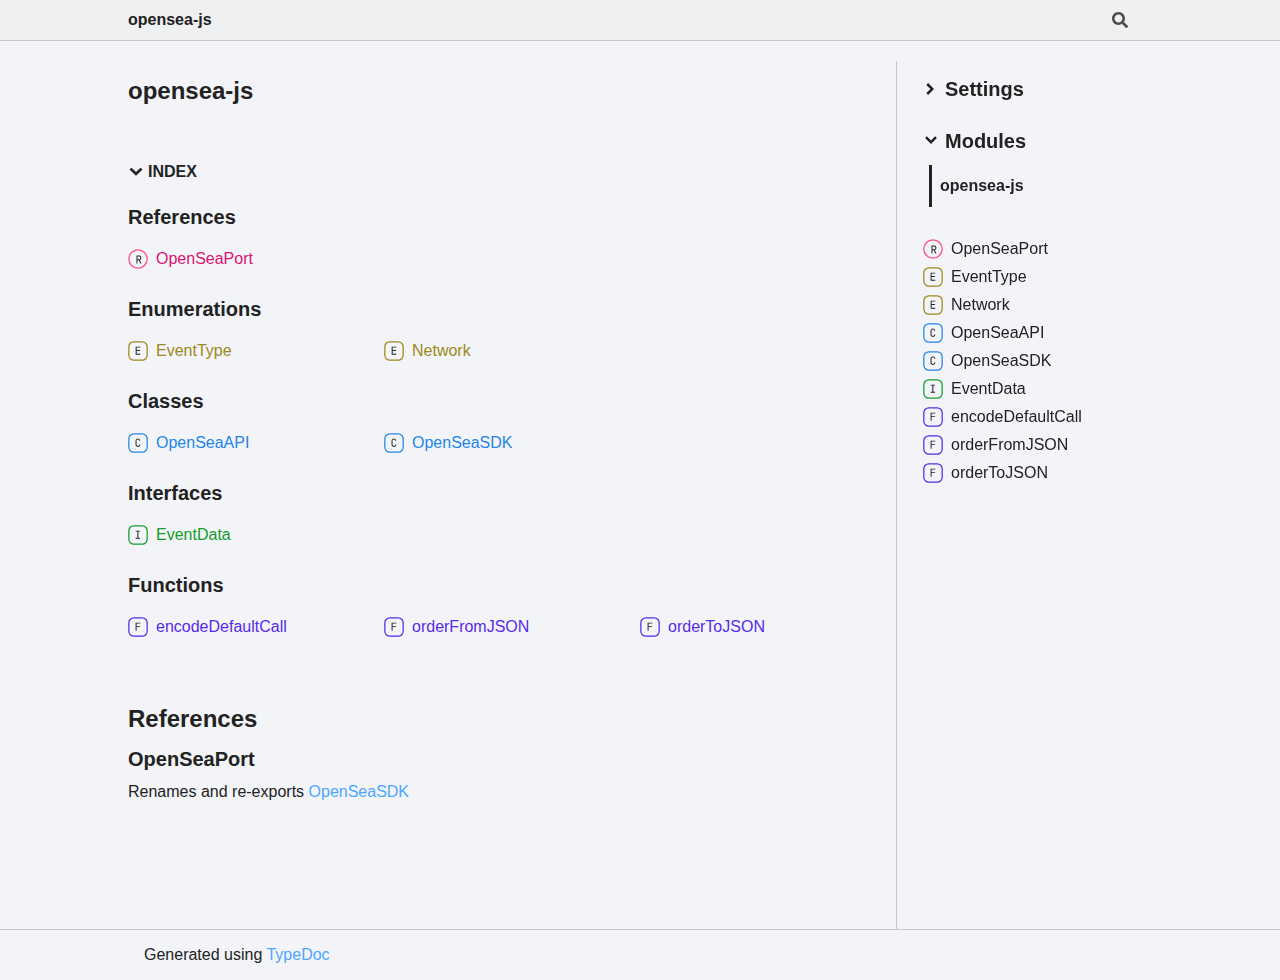
<file: modules.html>
<!DOCTYPE html><html class="default" lang="en"><head><meta charSet="utf-8"/><meta http-equiv="x-ua-compatible" content="IE=edge"/><title>opensea-js</title><meta name="description" content="Documentation for opensea-js"/><meta name="viewport" content="width=device-width, initial-scale=1"/><link rel="stylesheet" href="assets/style.css"/><link rel="stylesheet" href="assets/highlight.css"/><script async src="assets/search.js" id="search-script"></script></head><body><script>document.documentElement.dataset.theme = localStorage.getItem("tsd-theme") || "os"</script><header class="tsd-page-toolbar">
<div class="tsd-toolbar-contents container">
<div class="table-cell" id="tsd-search" data-base=".">
<div class="field"><label for="tsd-search-field" class="tsd-widget tsd-toolbar-icon search no-caption"><svg width="16" height="16" viewBox="0 0 16 16" fill="none"><path d="M15.7824 13.833L12.6666 10.7177C12.5259 10.5771 12.3353 10.499 12.1353 10.499H11.6259C12.4884 9.39596 13.001 8.00859 13.001 6.49937C13.001 2.90909 10.0914 0 6.50048 0C2.90959 0 0 2.90909 0 6.49937C0 10.0896 2.90959 12.9987 6.50048 12.9987C8.00996 12.9987 9.39756 12.4863 10.5008 11.6239V12.1332C10.5008 12.3332 10.5789 12.5238 10.7195 12.6644L13.8354 15.7797C14.1292 16.0734 14.6042 16.0734 14.8948 15.7797L15.7793 14.8954C16.0731 14.6017 16.0731 14.1267 15.7824 13.833ZM6.50048 10.499C4.29094 10.499 2.50018 8.71165 2.50018 6.49937C2.50018 4.29021 4.28781 2.49976 6.50048 2.49976C8.71001 2.49976 10.5008 4.28708 10.5008 6.49937C10.5008 8.70852 8.71314 10.499 6.50048 10.499Z" fill="var(--color-text)"></path></svg></label><input type="text" id="tsd-search-field" aria-label="Search"/></div>
<div class="field">
<div id="tsd-toolbar-links"></div></div>
<ul class="results">
<li class="state loading">Preparing search index...</li>
<li class="state failure">The search index is not available</li></ul><a href="index.html" class="title">opensea-js</a></div>
<div class="table-cell" id="tsd-widgets"><a href="#" class="tsd-widget tsd-toolbar-icon menu no-caption" data-toggle="menu" aria-label="Menu"><svg width="16" height="16" viewBox="0 0 16 16" fill="none"><rect x="1" y="3" width="14" height="2" fill="var(--color-text)"></rect><rect x="1" y="7" width="14" height="2" fill="var(--color-text)"></rect><rect x="1" y="11" width="14" height="2" fill="var(--color-text)"></rect></svg></a></div></div></header>
<div class="container container-main">
<div class="col-8 col-content">
<div class="tsd-page-title">
<h2>opensea-js</h2></div>
<section class="tsd-panel-group tsd-index-group">
<section class="tsd-panel tsd-index-panel">
<details class="tsd-index-content tsd-index-accordion" open><summary class="tsd-accordion-summary tsd-index-summary">
<h5 class="tsd-index-heading uppercase" role="button" aria-expanded="false" tabIndex=0><svg width="16" height="16" viewBox="0 0 16 16" fill="none"><path d="M1.5 5.50969L8 11.6609L14.5 5.50969L12.5466 3.66086L8 7.96494L3.45341 3.66086L1.5 5.50969Z" fill="var(--color-text)"></path></svg> Index</h5></summary>
<div class="tsd-accordion-details">
<section class="tsd-index-section">
<h3 class="tsd-index-heading">References</h3>
<div class="tsd-index-list"><a href="modules.html#OpenSeaPort" class="tsd-index-link tsd-kind-reference"><svg class="tsd-kind-icon" width="24" height="24" viewBox="0 0 24 24"><rect fill="var(--color-icon-background)" stroke="#FF4D82" stroke-width="1.5" x="1" y="1" width="22" height="22" rx="12" id="icon-8388608-path"></rect><path d="M10.354 17V8.24H13.066C13.586 8.24 14.042 8.348 14.434 8.564C14.826 8.772 15.13 9.064 15.346 9.44C15.562 9.816 15.67 10.256 15.67 10.76C15.67 11.352 15.514 11.86 15.202 12.284C14.898 12.708 14.482 13 13.954 13.16L15.79 17H14.518L12.838 13.28H11.434V17H10.354ZM11.434 12.308H13.066C13.514 12.308 13.874 12.168 14.146 11.888C14.418 11.6 14.554 11.224 14.554 10.76C14.554 10.288 14.418 9.912 14.146 9.632C13.874 9.352 13.514 9.212 13.066 9.212H11.434V12.308Z" fill="var(--color-text)" id="icon-8388608-text"></path></svg><span>Open<wbr/>Sea<wbr/>Port</span></a>
</div></section>
<section class="tsd-index-section">
<h3 class="tsd-index-heading">Enumerations</h3>
<div class="tsd-index-list"><a href="enums/EventType.html" class="tsd-index-link tsd-kind-enum"><svg class="tsd-kind-icon" width="24" height="24" viewBox="0 0 24 24"><rect fill="var(--color-icon-background)" stroke="var(--color-ts-enum)" stroke-width="1.5" x="1" y="1" width="22" height="22" rx="6" id="icon-8-path"></rect><path d="M9.45 16V7.24H14.49V8.224H10.518V10.936H14.07V11.908H10.518V15.016H14.49V16H9.45Z" fill="var(--color-text)" id="icon-8-text"></path></svg><span>Event<wbr/>Type</span></a>
<a href="enums/Network.html" class="tsd-index-link tsd-kind-enum"><svg class="tsd-kind-icon" width="24" height="24" viewBox="0 0 24 24"><use href="#icon-8-path"></use><use href="#icon-8-text"></use></svg><span>Network</span></a>
</div></section>
<section class="tsd-index-section">
<h3 class="tsd-index-heading">Classes</h3>
<div class="tsd-index-list"><a href="classes/OpenSeaAPI.html" class="tsd-index-link tsd-kind-class"><svg class="tsd-kind-icon" width="24" height="24" viewBox="0 0 24 24"><rect fill="var(--color-icon-background)" stroke="var(--color-ts-class)" stroke-width="1.5" x="1" y="1" width="22" height="22" rx="6" id="icon-128-path"></rect><path d="M11.898 16.1201C11.098 16.1201 10.466 15.8961 10.002 15.4481C9.53803 15.0001 9.30603 14.3841 9.30603 13.6001V9.64012C9.30603 8.85612 9.53803 8.24012 10.002 7.79212C10.466 7.34412 11.098 7.12012 11.898 7.12012C12.682 7.12012 13.306 7.34812 13.77 7.80412C14.234 8.25212 14.466 8.86412 14.466 9.64012H13.386C13.386 9.14412 13.254 8.76412 12.99 8.50012C12.734 8.22812 12.37 8.09212 11.898 8.09212C11.426 8.09212 11.054 8.22412 10.782 8.48812C10.518 8.75212 10.386 9.13212 10.386 9.62812V13.6001C10.386 14.0961 10.518 14.4801 10.782 14.7521C11.054 15.0161 11.426 15.1481 11.898 15.1481C12.37 15.1481 12.734 15.0161 12.99 14.7521C13.254 14.4801 13.386 14.0961 13.386 13.6001H14.466C14.466 14.3761 14.234 14.9921 13.77 15.4481C13.306 15.8961 12.682 16.1201 11.898 16.1201Z" fill="var(--color-text)" id="icon-128-text"></path></svg><span>Open<wbr/>SeaAPI</span></a>
<a href="classes/OpenSeaSDK.html" class="tsd-index-link tsd-kind-class"><svg class="tsd-kind-icon" width="24" height="24" viewBox="0 0 24 24"><use href="#icon-128-path"></use><use href="#icon-128-text"></use></svg><span>Open<wbr/>SeaSDK</span></a>
</div></section>
<section class="tsd-index-section">
<h3 class="tsd-index-heading">Interfaces</h3>
<div class="tsd-index-list"><a href="interfaces/EventData.html" class="tsd-index-link tsd-kind-interface"><svg class="tsd-kind-icon" width="24" height="24" viewBox="0 0 24 24"><rect fill="var(--color-icon-background)" stroke="var(--color-ts-interface)" stroke-width="1.5" x="1" y="1" width="22" height="22" rx="6" id="icon-256-path"></rect><path d="M9.51 16V15.016H11.298V8.224H9.51V7.24H14.19V8.224H12.402V15.016H14.19V16H9.51Z" fill="var(--color-text)" id="icon-256-text"></path></svg><span>Event<wbr/>Data</span></a>
</div></section>
<section class="tsd-index-section">
<h3 class="tsd-index-heading">Functions</h3>
<div class="tsd-index-list"><a href="functions/encodeDefaultCall.html" class="tsd-index-link tsd-kind-function"><svg class="tsd-kind-icon" width="24" height="24" viewBox="0 0 24 24"><rect fill="var(--color-icon-background)" stroke="var(--color-ts-function)" stroke-width="1.5" x="1" y="1" width="22" height="22" rx="6" id="icon-64-path"></rect><path d="M9.39 16V7.24H14.55V8.224H10.446V11.128H14.238V12.112H10.47V16H9.39Z" fill="var(--color-text)" id="icon-64-text"></path></svg><span>encode<wbr/>Default<wbr/>Call</span></a>
<a href="functions/orderFromJSON.html" class="tsd-index-link tsd-kind-function"><svg class="tsd-kind-icon" width="24" height="24" viewBox="0 0 24 24"><use href="#icon-64-path"></use><use href="#icon-64-text"></use></svg><span>order<wbr/>FromJSON</span></a>
<a href="functions/orderToJSON.html" class="tsd-index-link tsd-kind-function"><svg class="tsd-kind-icon" width="24" height="24" viewBox="0 0 24 24"><use href="#icon-64-path"></use><use href="#icon-64-text"></use></svg><span>order<wbr/>ToJSON</span></a>
</div></section></div></details></section></section>
<section class="tsd-panel-group tsd-member-group">
<h2>References</h2>
<section class="tsd-panel tsd-member tsd-kind-reference"><a id="OpenSeaPort" class="tsd-anchor"></a>
<h3 class="tsd-anchor-link"><span>Open<wbr/>Sea<wbr/>Port</span><a href="#OpenSeaPort" aria-label="Permalink" class="tsd-anchor-icon"><svg class="icon icon-tabler icon-tabler-link" viewBox="0 0 24 24" stroke-width="2" stroke="currentColor" fill="none" stroke-linecap="round" stroke-linejoin="round"><path stroke="none" d="M0 0h24v24H0z" fill="none" id="icon-anchor-a"></path><path d="M10 14a3.5 3.5 0 0 0 5 0l4 -4a3.5 3.5 0 0 0 -5 -5l-.5 .5" id="icon-anchor-b"></path><path d="M14 10a3.5 3.5 0 0 0 -5 0l-4 4a3.5 3.5 0 0 0 5 5l.5 -.5" id="icon-anchor-c"></path></svg></a></h3>Renames and re-exports <a href="classes/OpenSeaSDK.html">OpenSeaSDK</a></section></section></div>
<div class="col-4 col-menu menu-sticky-wrap menu-highlight">
<div class="tsd-navigation settings">
<details class="tsd-index-accordion"><summary class="tsd-accordion-summary">
<h3><svg width="20" height="20" viewBox="0 0 24 24" fill="none"><path d="M4.93896 8.531L12 15.591L19.061 8.531L16.939 6.409L12 11.349L7.06098 6.409L4.93896 8.531Z" fill="var(--color-text)"></path></svg> Settings</h3></summary>
<div class="tsd-accordion-details">
<div class="tsd-filter-visibility">
<h4 class="uppercase">Member Visibility</h4><form>
<ul id="tsd-filter-options">
<li class="tsd-filter-item"><label class="tsd-filter-input"><input type="checkbox" id="tsd-filter-protected" name="protected"/><svg width="32" height="32" viewBox="0 0 32 32" aria-hidden="true"><rect class="tsd-checkbox-background" width="30" height="30" x="1" y="1" rx="6" fill="none"></rect><path class="tsd-checkbox-checkmark" d="M8.35422 16.8214L13.2143 21.75L24.6458 10.25" stroke="none" stroke-width="3.5" stroke-linejoin="round" fill="none"></path></svg><span>Protected</span></label></li>
<li class="tsd-filter-item"><label class="tsd-filter-input"><input type="checkbox" id="tsd-filter-private" name="private"/><svg width="32" height="32" viewBox="0 0 32 32" aria-hidden="true"><rect class="tsd-checkbox-background" width="30" height="30" x="1" y="1" rx="6" fill="none"></rect><path class="tsd-checkbox-checkmark" d="M8.35422 16.8214L13.2143 21.75L24.6458 10.25" stroke="none" stroke-width="3.5" stroke-linejoin="round" fill="none"></path></svg><span>Private</span></label></li>
<li class="tsd-filter-item"><label class="tsd-filter-input"><input type="checkbox" id="tsd-filter-inherited" name="inherited" checked/><svg width="32" height="32" viewBox="0 0 32 32" aria-hidden="true"><rect class="tsd-checkbox-background" width="30" height="30" x="1" y="1" rx="6" fill="none"></rect><path class="tsd-checkbox-checkmark" d="M8.35422 16.8214L13.2143 21.75L24.6458 10.25" stroke="none" stroke-width="3.5" stroke-linejoin="round" fill="none"></path></svg><span>Inherited</span></label></li>
<li class="tsd-filter-item"><label class="tsd-filter-input"><input type="checkbox" id="tsd-filter-external" name="external"/><svg width="32" height="32" viewBox="0 0 32 32" aria-hidden="true"><rect class="tsd-checkbox-background" width="30" height="30" x="1" y="1" rx="6" fill="none"></rect><path class="tsd-checkbox-checkmark" d="M8.35422 16.8214L13.2143 21.75L24.6458 10.25" stroke="none" stroke-width="3.5" stroke-linejoin="round" fill="none"></path></svg><span>External</span></label></li></ul></form></div>
<div class="tsd-theme-toggle">
<h4 class="uppercase">Theme</h4><select id="theme"><option value="os">OS</option><option value="light">Light</option><option value="dark">Dark</option></select></div></div></details></div>
<nav class="tsd-navigation primary">
<details class="tsd-index-accordion" open><summary class="tsd-accordion-summary">
<h3><svg width="20" height="20" viewBox="0 0 24 24" fill="none"><path d="M4.93896 8.531L12 15.591L19.061 8.531L16.939 6.409L12 11.349L7.06098 6.409L4.93896 8.531Z" fill="var(--color-text)"></path></svg> Modules</h3></summary>
<div class="tsd-accordion-details">
<ul>
<li class="current selected"><a href="modules.html">opensea-<wbr/>js</a>
<ul></ul></li></ul></div></details></nav>
<nav class="tsd-navigation secondary menu-sticky">
<ul>
<li class="tsd-kind-reference"><a href="modules.html#OpenSeaPort" class="tsd-index-link"><svg class="tsd-kind-icon" width="24" height="24" viewBox="0 0 24 24"><use href="#icon-8388608-path"></use><use href="#icon-8388608-text"></use></svg>Open<wbr/>Sea<wbr/>Port</a></li>
<li class="tsd-kind-enum"><a href="enums/EventType.html" class="tsd-index-link"><svg class="tsd-kind-icon" width="24" height="24" viewBox="0 0 24 24"><use href="#icon-8-path"></use><use href="#icon-8-text"></use></svg>Event<wbr/>Type</a></li>
<li class="tsd-kind-enum"><a href="enums/Network.html" class="tsd-index-link"><svg class="tsd-kind-icon" width="24" height="24" viewBox="0 0 24 24"><use href="#icon-8-path"></use><use href="#icon-8-text"></use></svg>Network</a></li>
<li class="tsd-kind-class"><a href="classes/OpenSeaAPI.html" class="tsd-index-link"><svg class="tsd-kind-icon" width="24" height="24" viewBox="0 0 24 24"><use href="#icon-128-path"></use><use href="#icon-128-text"></use></svg>Open<wbr/>SeaAPI</a></li>
<li class="tsd-kind-class"><a href="classes/OpenSeaSDK.html" class="tsd-index-link"><svg class="tsd-kind-icon" width="24" height="24" viewBox="0 0 24 24"><use href="#icon-128-path"></use><use href="#icon-128-text"></use></svg>Open<wbr/>SeaSDK</a></li>
<li class="tsd-kind-interface"><a href="interfaces/EventData.html" class="tsd-index-link"><svg class="tsd-kind-icon" width="24" height="24" viewBox="0 0 24 24"><use href="#icon-256-path"></use><use href="#icon-256-text"></use></svg>Event<wbr/>Data</a></li>
<li class="tsd-kind-function"><a href="functions/encodeDefaultCall.html" class="tsd-index-link"><svg class="tsd-kind-icon" width="24" height="24" viewBox="0 0 24 24"><use href="#icon-64-path"></use><use href="#icon-64-text"></use></svg>encode<wbr/>Default<wbr/>Call</a></li>
<li class="tsd-kind-function"><a href="functions/orderFromJSON.html" class="tsd-index-link"><svg class="tsd-kind-icon" width="24" height="24" viewBox="0 0 24 24"><use href="#icon-64-path"></use><use href="#icon-64-text"></use></svg>order<wbr/>FromJSON</a></li>
<li class="tsd-kind-function"><a href="functions/orderToJSON.html" class="tsd-index-link"><svg class="tsd-kind-icon" width="24" height="24" viewBox="0 0 24 24"><use href="#icon-64-path"></use><use href="#icon-64-text"></use></svg>order<wbr/>ToJSON</a></li></ul></nav></div></div>
<div class="container tsd-generator">
<p>Generated using <a href="https://typedoc.org/" target="_blank">TypeDoc</a></p></div>
<div class="overlay"></div><script src="assets/main.js"></script></body></html>
</file>
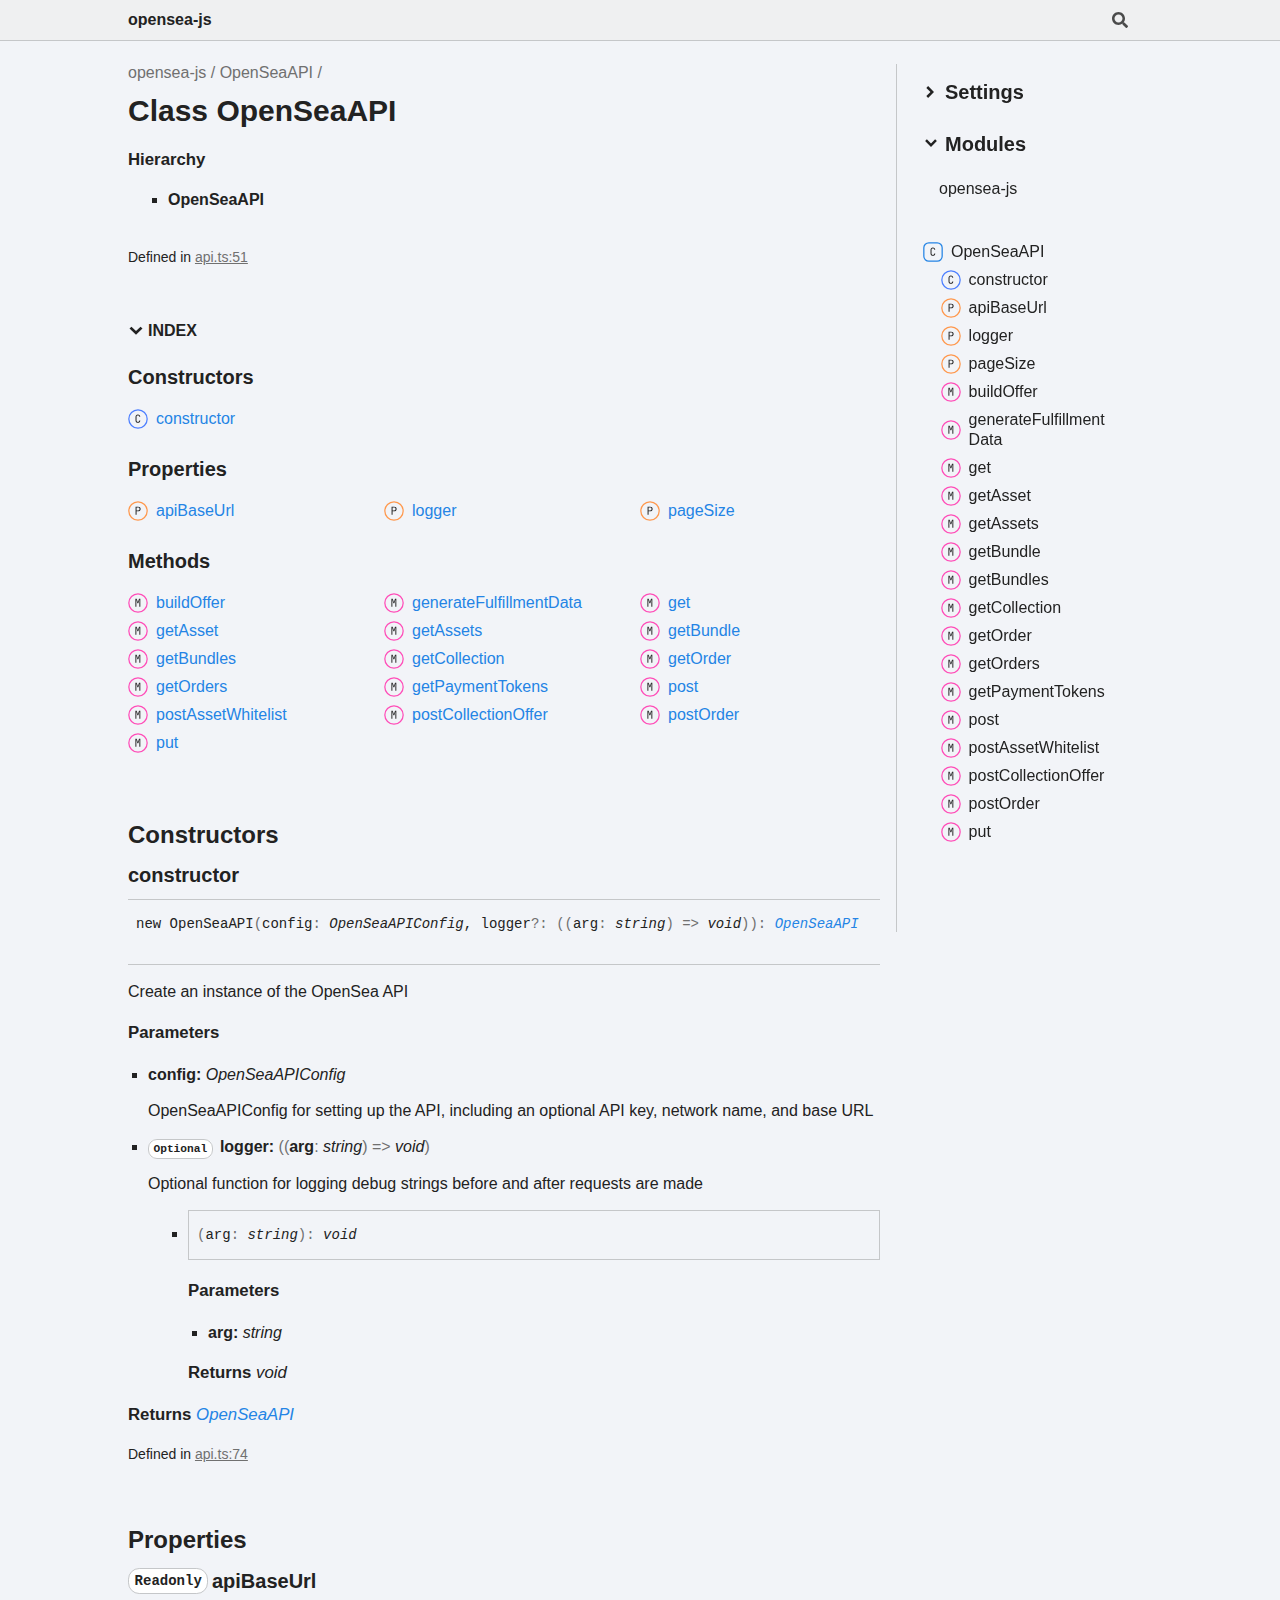
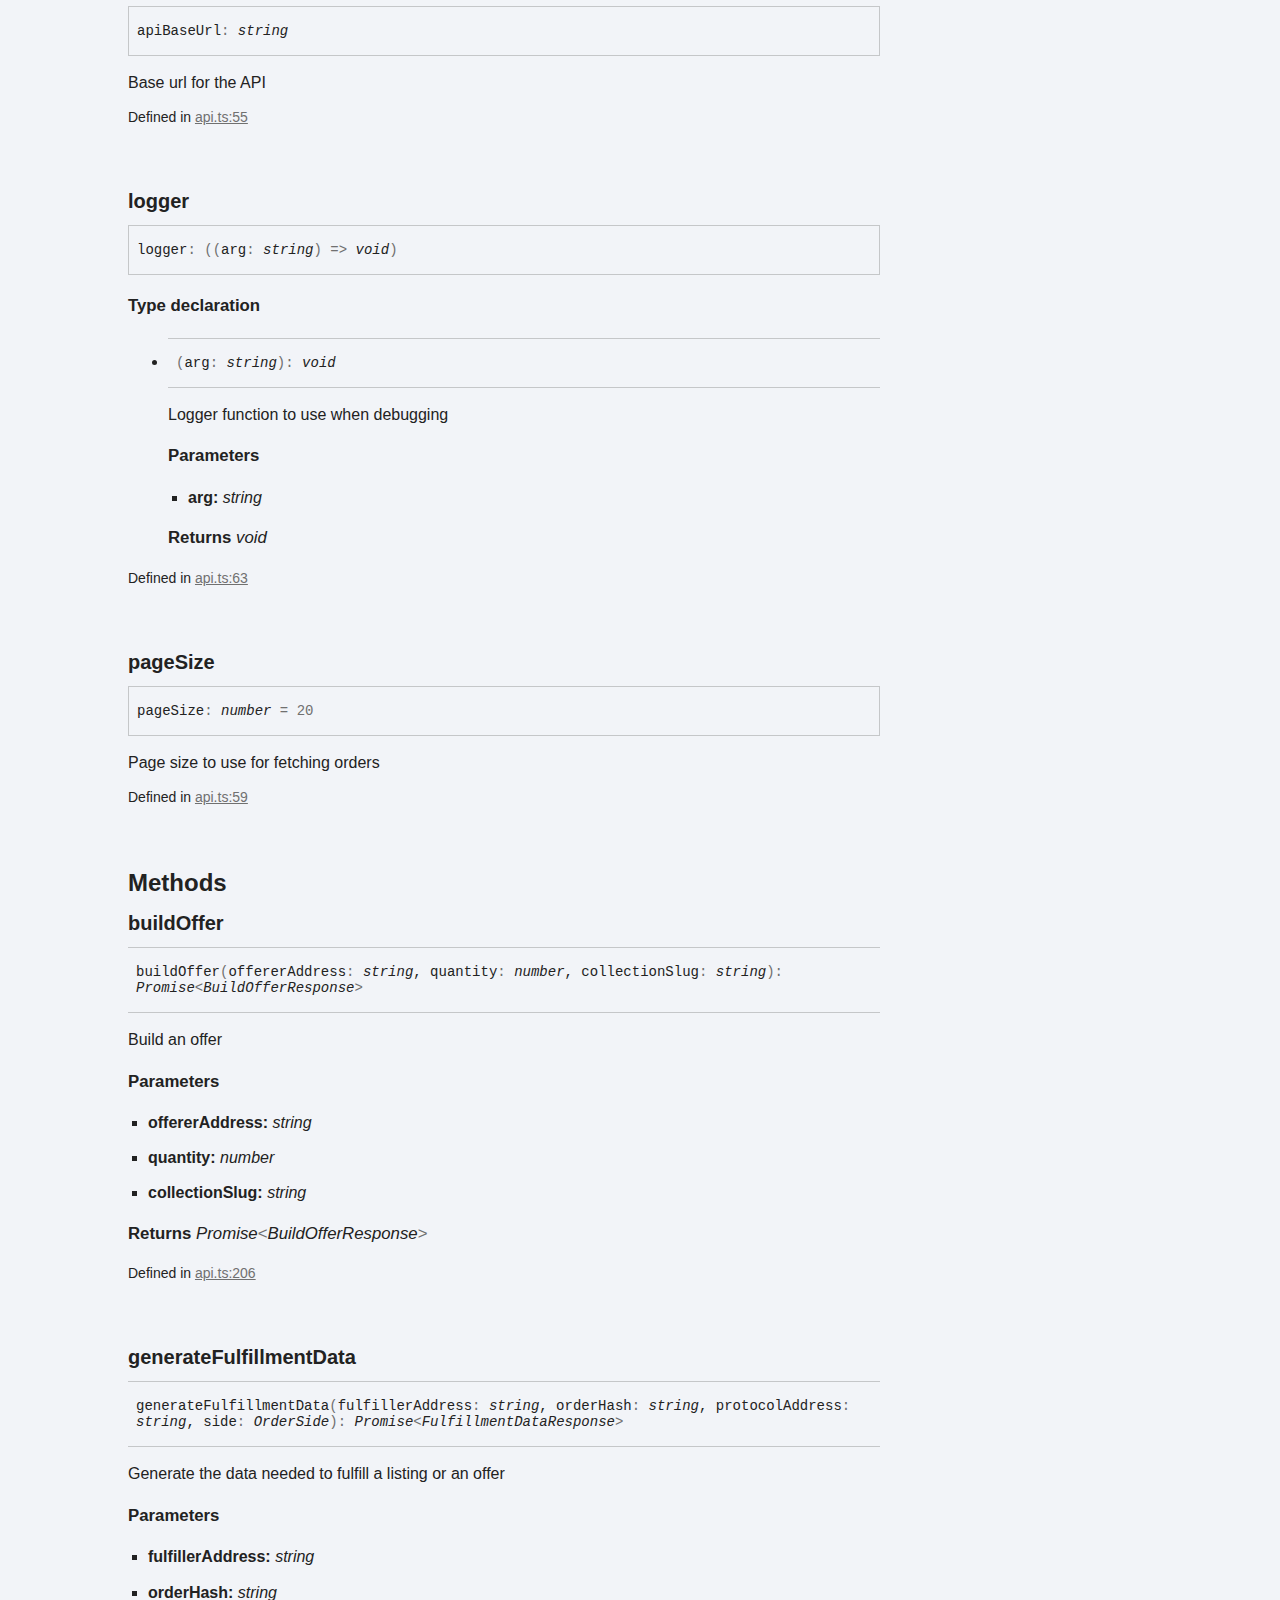
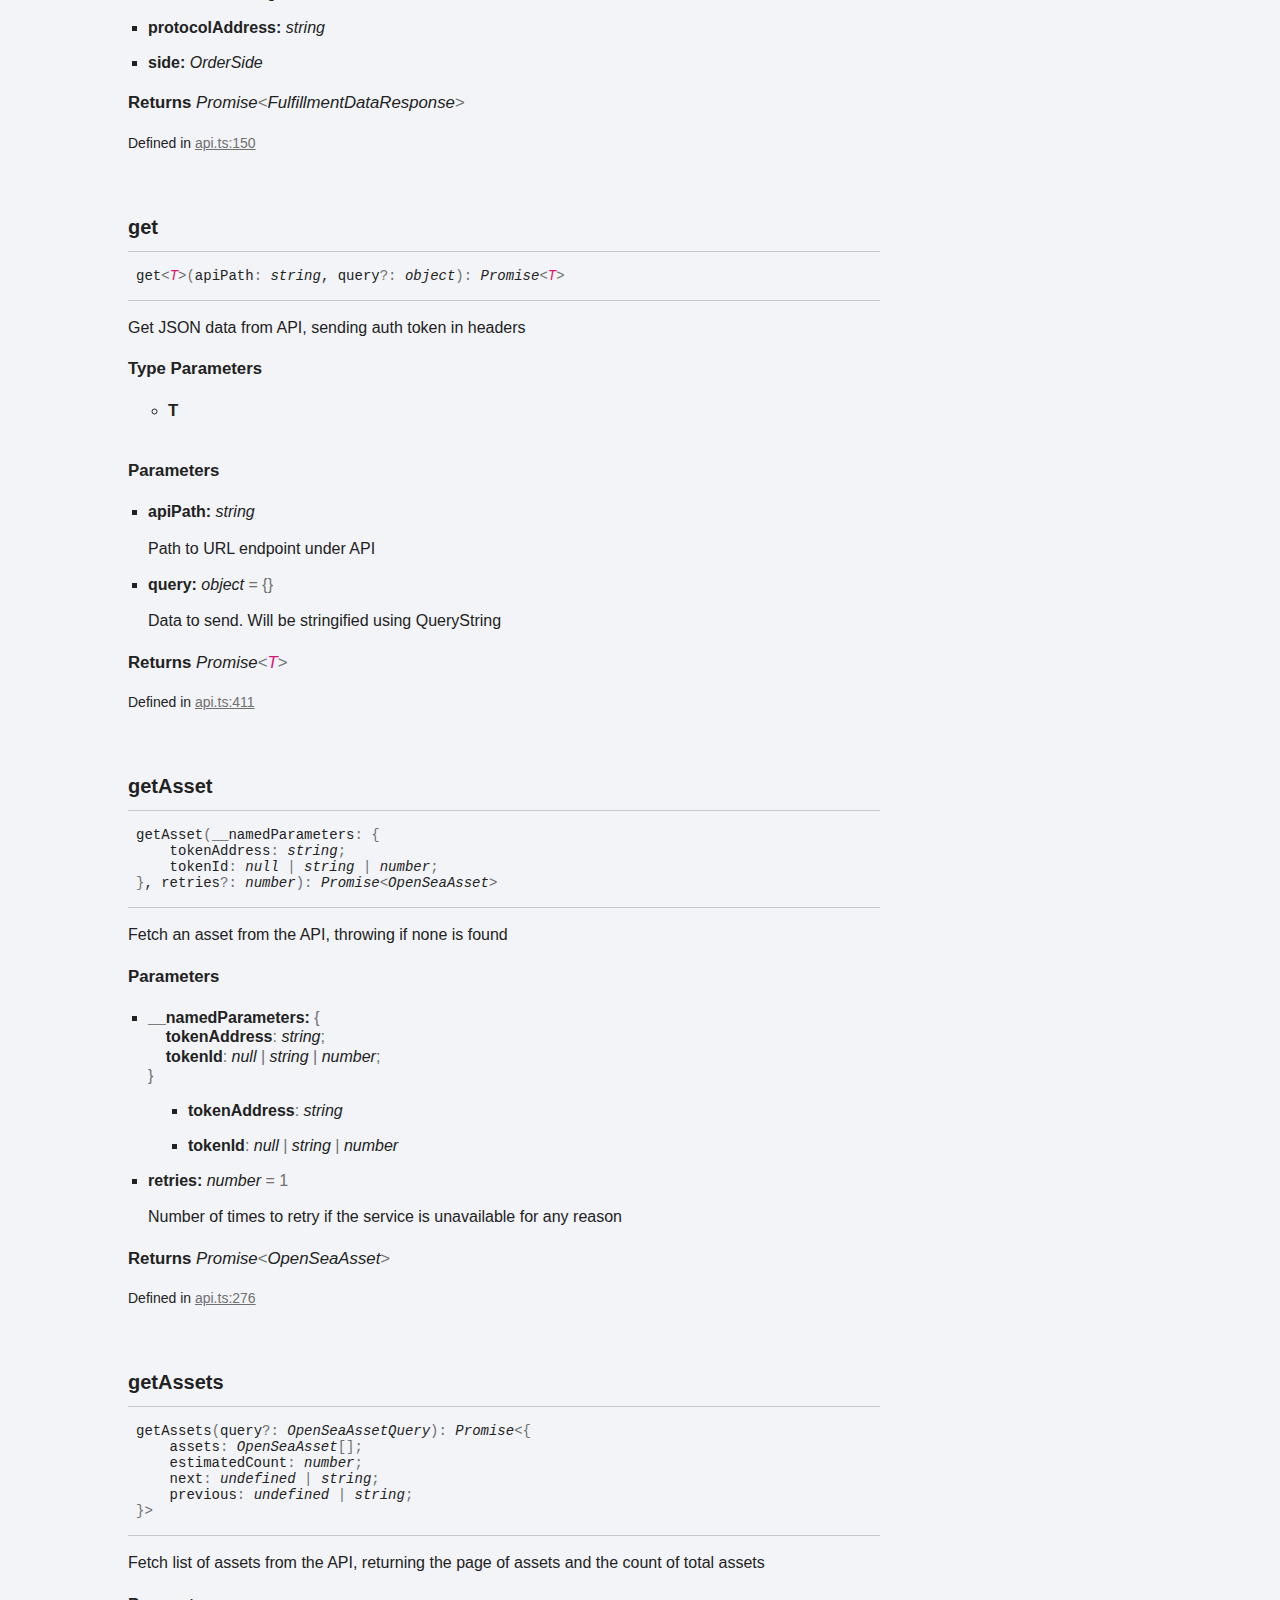
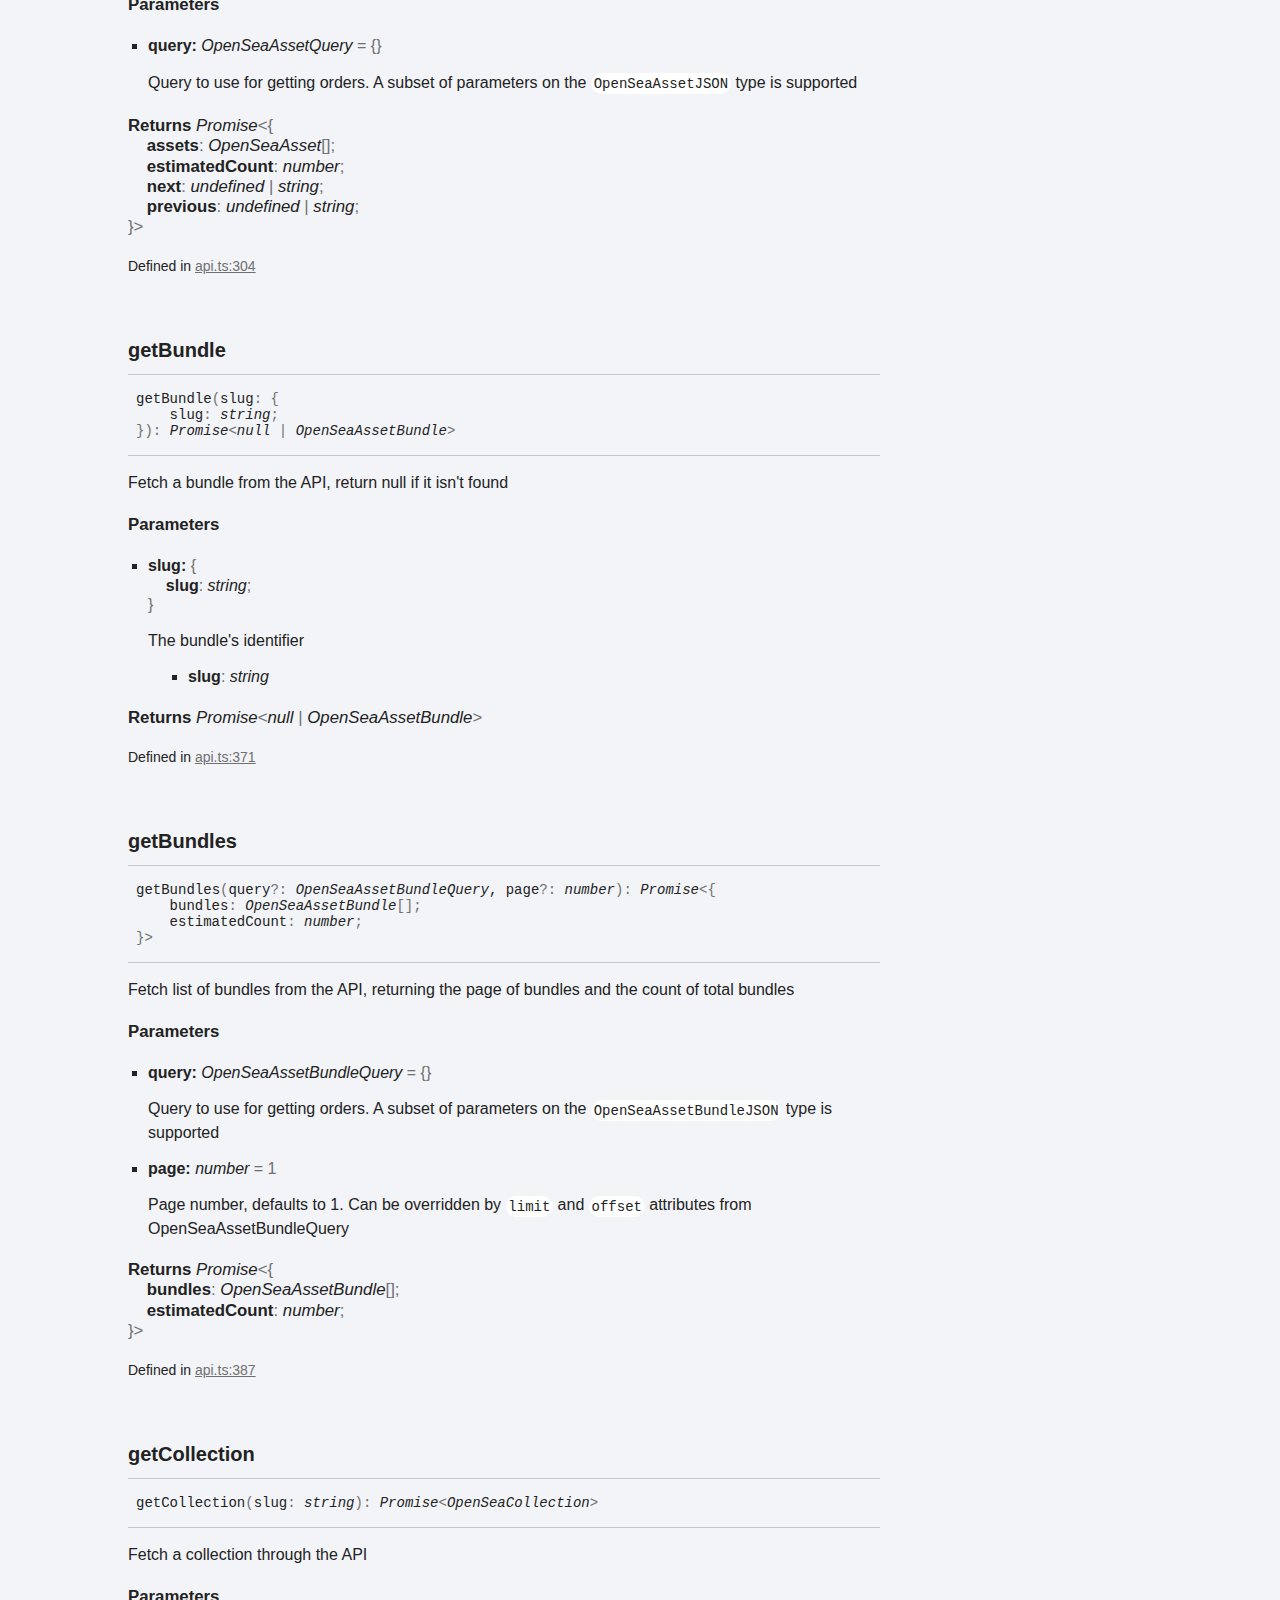
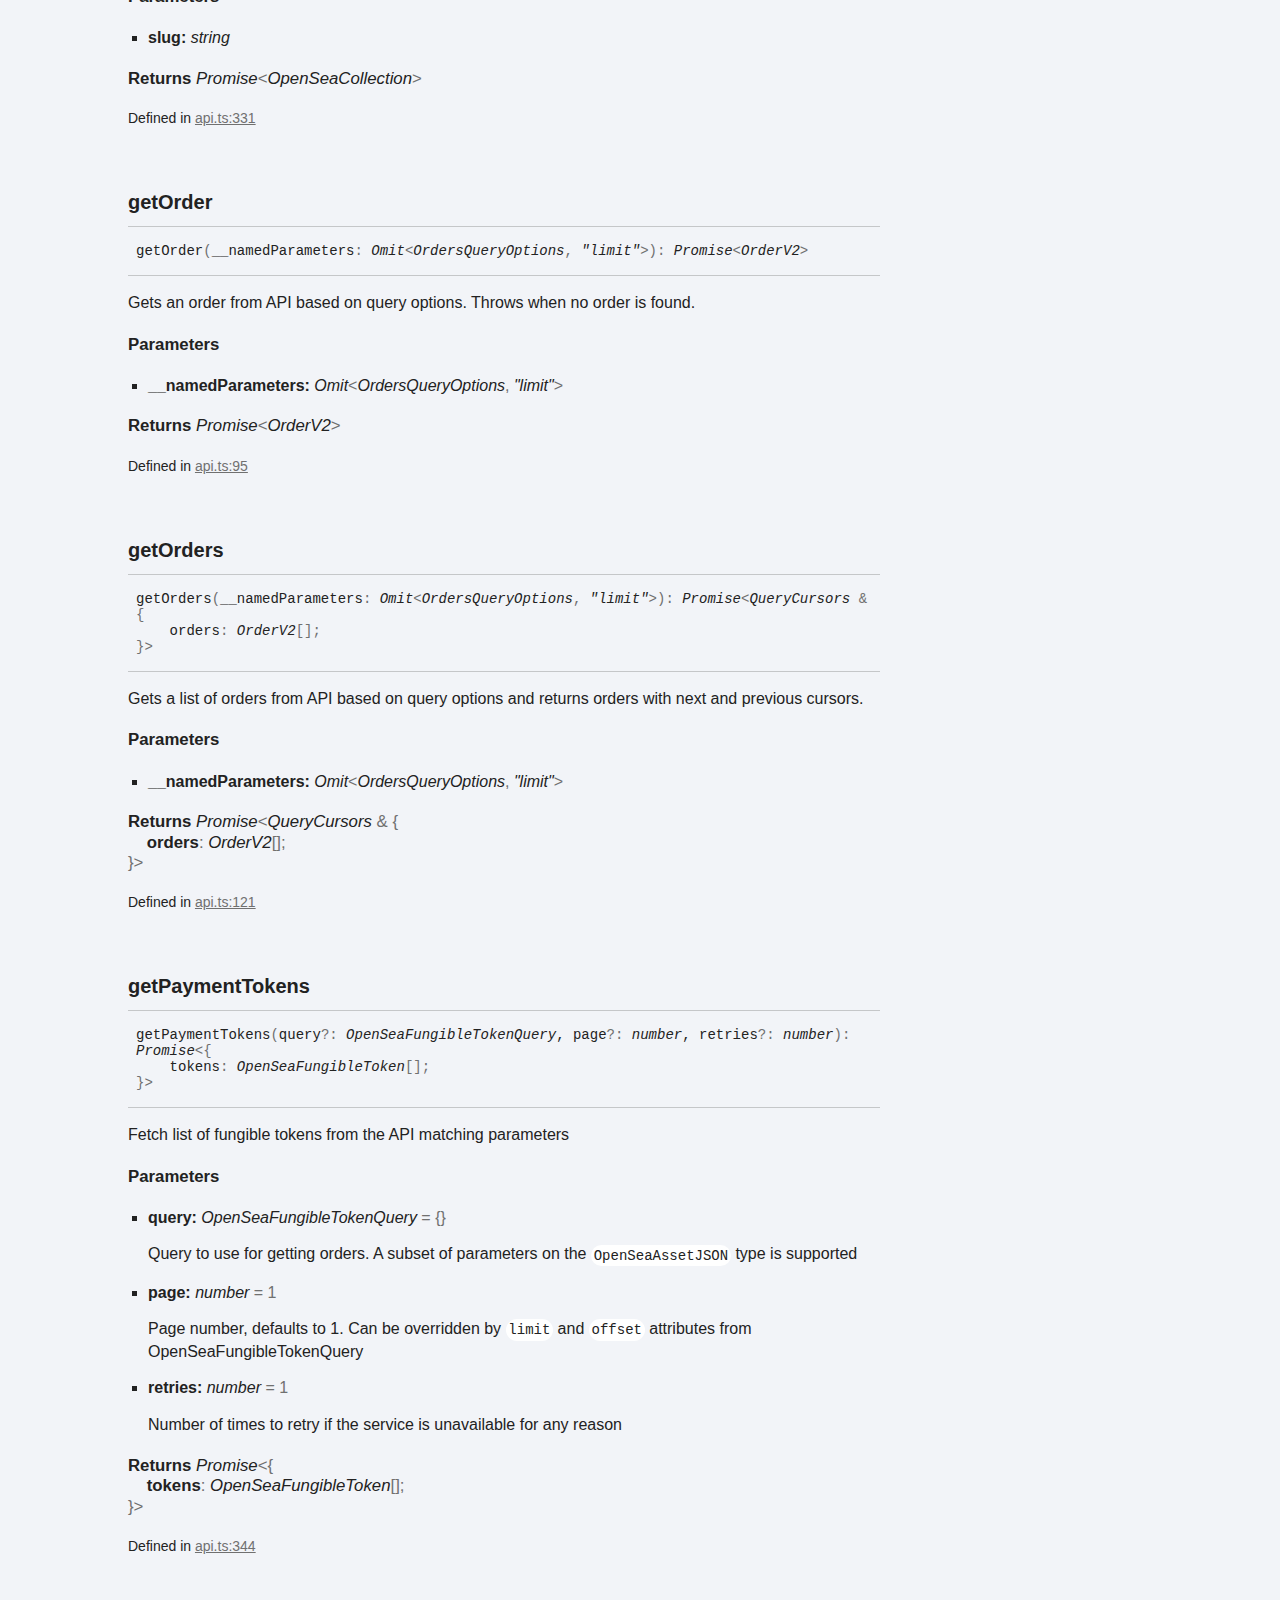
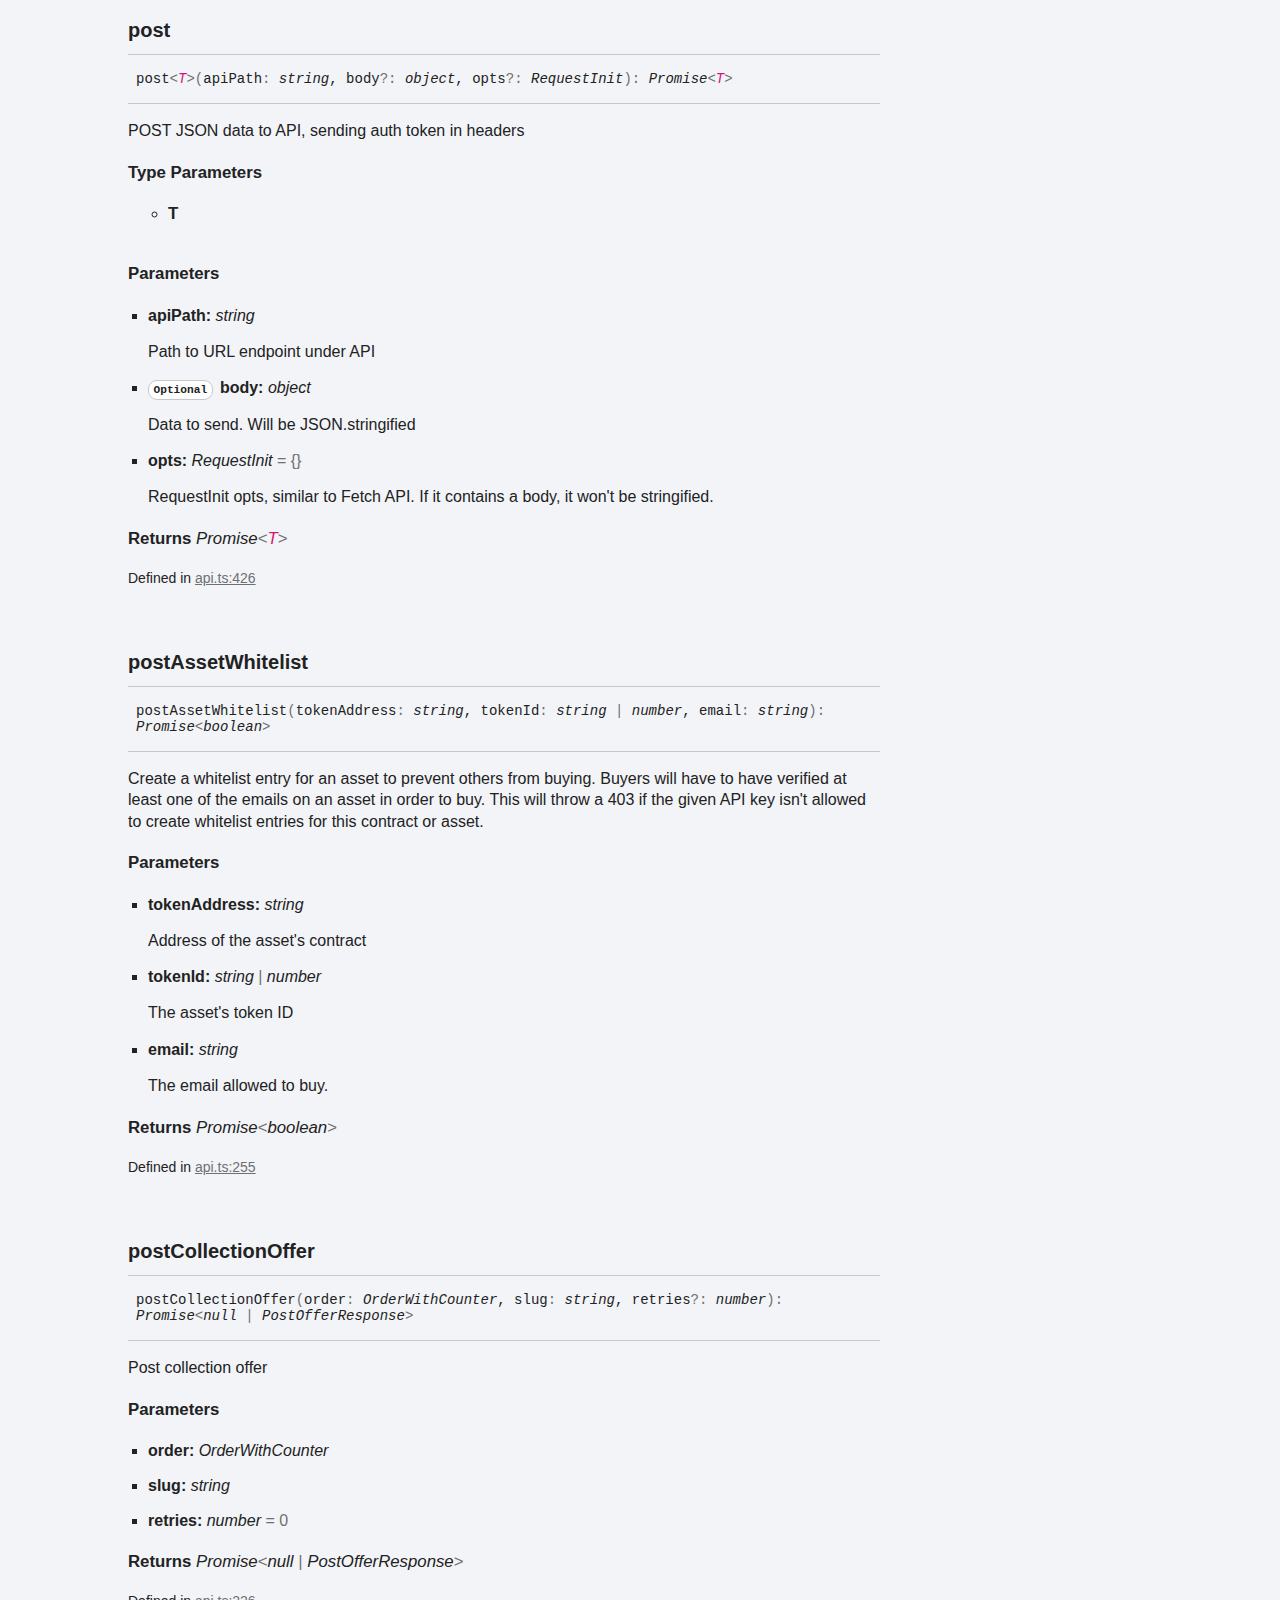
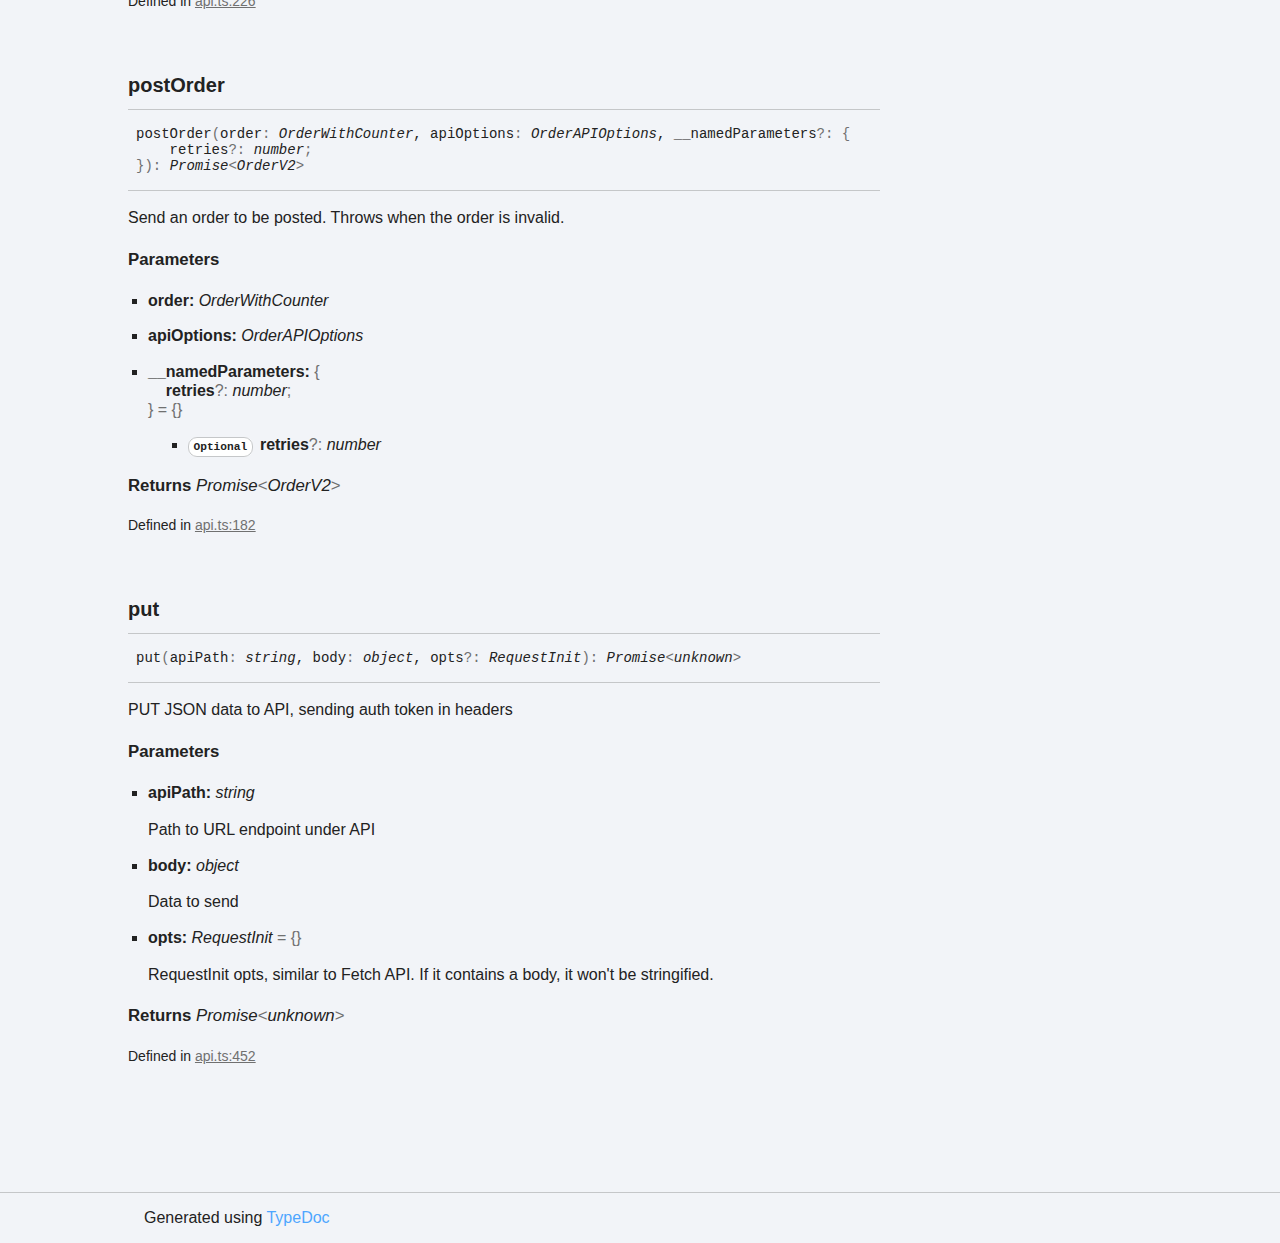
<file: classes/OpenSeaAPI.html>
<!DOCTYPE html><html class="default" lang="en"><head><meta charSet="utf-8"/><meta http-equiv="x-ua-compatible" content="IE=edge"/><title>OpenSeaAPI | opensea-js</title><meta name="description" content="Documentation for opensea-js"/><meta name="viewport" content="width=device-width, initial-scale=1"/><link rel="stylesheet" href="../assets/style.css"/><link rel="stylesheet" href="../assets/highlight.css"/><script async src="../assets/search.js" id="search-script"></script></head><body><script>document.documentElement.dataset.theme = localStorage.getItem("tsd-theme") || "os"</script><header class="tsd-page-toolbar">
<div class="tsd-toolbar-contents container">
<div class="table-cell" id="tsd-search" data-base="..">
<div class="field"><label for="tsd-search-field" class="tsd-widget tsd-toolbar-icon search no-caption"><svg width="16" height="16" viewBox="0 0 16 16" fill="none"><path d="M15.7824 13.833L12.6666 10.7177C12.5259 10.5771 12.3353 10.499 12.1353 10.499H11.6259C12.4884 9.39596 13.001 8.00859 13.001 6.49937C13.001 2.90909 10.0914 0 6.50048 0C2.90959 0 0 2.90909 0 6.49937C0 10.0896 2.90959 12.9987 6.50048 12.9987C8.00996 12.9987 9.39756 12.4863 10.5008 11.6239V12.1332C10.5008 12.3332 10.5789 12.5238 10.7195 12.6644L13.8354 15.7797C14.1292 16.0734 14.6042 16.0734 14.8948 15.7797L15.7793 14.8954C16.0731 14.6017 16.0731 14.1267 15.7824 13.833ZM6.50048 10.499C4.29094 10.499 2.50018 8.71165 2.50018 6.49937C2.50018 4.29021 4.28781 2.49976 6.50048 2.49976C8.71001 2.49976 10.5008 4.28708 10.5008 6.49937C10.5008 8.70852 8.71314 10.499 6.50048 10.499Z" fill="var(--color-text)"></path></svg></label><input type="text" id="tsd-search-field" aria-label="Search"/></div>
<div class="field">
<div id="tsd-toolbar-links"></div></div>
<ul class="results">
<li class="state loading">Preparing search index...</li>
<li class="state failure">The search index is not available</li></ul><a href="../index.html" class="title">opensea-js</a></div>
<div class="table-cell" id="tsd-widgets"><a href="#" class="tsd-widget tsd-toolbar-icon menu no-caption" data-toggle="menu" aria-label="Menu"><svg width="16" height="16" viewBox="0 0 16 16" fill="none"><rect x="1" y="3" width="14" height="2" fill="var(--color-text)"></rect><rect x="1" y="7" width="14" height="2" fill="var(--color-text)"></rect><rect x="1" y="11" width="14" height="2" fill="var(--color-text)"></rect></svg></a></div></div></header>
<div class="container container-main">
<div class="col-8 col-content">
<div class="tsd-page-title">
<ul class="tsd-breadcrumb">
<li><a href="../modules.html">opensea-js</a></li>
<li><a href="OpenSeaAPI.html">OpenSeaAPI</a></li></ul>
<h1>Class OpenSeaAPI</h1></div>
<section class="tsd-panel tsd-hierarchy">
<h4>Hierarchy</h4>
<ul class="tsd-hierarchy">
<li><span class="target">OpenSeaAPI</span></li></ul></section><aside class="tsd-sources">
<ul>
<li>Defined in <a href="https://github.com/tercel-opensea/opensea-js/blob/15dd367/src/api.ts#L51">api.ts:51</a></li></ul></aside>
<section class="tsd-panel-group tsd-index-group">
<section class="tsd-panel tsd-index-panel">
<details class="tsd-index-content tsd-index-accordion" open><summary class="tsd-accordion-summary tsd-index-summary">
<h5 class="tsd-index-heading uppercase" role="button" aria-expanded="false" tabIndex=0><svg width="16" height="16" viewBox="0 0 16 16" fill="none"><path d="M1.5 5.50969L8 11.6609L14.5 5.50969L12.5466 3.66086L8 7.96494L3.45341 3.66086L1.5 5.50969Z" fill="var(--color-text)"></path></svg> Index</h5></summary>
<div class="tsd-accordion-details">
<section class="tsd-index-section">
<h3 class="tsd-index-heading">Constructors</h3>
<div class="tsd-index-list"><a href="OpenSeaAPI.html#constructor" class="tsd-index-link tsd-kind-constructor tsd-parent-kind-class"><svg class="tsd-kind-icon" width="24" height="24" viewBox="0 0 24 24"><rect fill="var(--color-icon-background)" stroke="#4D7FFF" stroke-width="1.5" x="1" y="1" width="22" height="22" rx="12" id="icon-512-path"></rect><path d="M11.898 16.1201C11.098 16.1201 10.466 15.8961 10.002 15.4481C9.53803 15.0001 9.30603 14.3841 9.30603 13.6001V9.64012C9.30603 8.85612 9.53803 8.24012 10.002 7.79212C10.466 7.34412 11.098 7.12012 11.898 7.12012C12.682 7.12012 13.306 7.34812 13.77 7.80412C14.234 8.25212 14.466 8.86412 14.466 9.64012H13.386C13.386 9.14412 13.254 8.76412 12.99 8.50012C12.734 8.22812 12.37 8.09212 11.898 8.09212C11.426 8.09212 11.054 8.22412 10.782 8.48812C10.518 8.75212 10.386 9.13212 10.386 9.62812V13.6001C10.386 14.0961 10.518 14.4801 10.782 14.7521C11.054 15.0161 11.426 15.1481 11.898 15.1481C12.37 15.1481 12.734 15.0161 12.99 14.7521C13.254 14.4801 13.386 14.0961 13.386 13.6001H14.466C14.466 14.3761 14.234 14.9921 13.77 15.4481C13.306 15.8961 12.682 16.1201 11.898 16.1201Z" fill="var(--color-text)" id="icon-512-text"></path></svg><span>constructor</span></a>
</div></section>
<section class="tsd-index-section">
<h3 class="tsd-index-heading">Properties</h3>
<div class="tsd-index-list"><a href="OpenSeaAPI.html#apiBaseUrl" class="tsd-index-link tsd-kind-property tsd-parent-kind-class"><svg class="tsd-kind-icon" width="24" height="24" viewBox="0 0 24 24"><rect fill="var(--color-icon-background)" stroke="#FF984D" stroke-width="1.5" x="1" y="1" width="22" height="22" rx="12" id="icon-1024-path"></rect><path d="M9.354 16V7.24H12.174C12.99 7.24 13.638 7.476 14.118 7.948C14.606 8.412 14.85 9.036 14.85 9.82C14.85 10.604 14.606 11.232 14.118 11.704C13.638 12.168 12.99 12.4 12.174 12.4H10.434V16H9.354ZM10.434 11.428H12.174C12.646 11.428 13.022 11.284 13.302 10.996C13.59 10.7 13.734 10.308 13.734 9.82C13.734 9.324 13.59 8.932 13.302 8.644C13.022 8.356 12.646 8.212 12.174 8.212H10.434V11.428Z" fill="var(--color-text)" id="icon-1024-text"></path></svg><span>api<wbr/>Base<wbr/>Url</span></a>
<a href="OpenSeaAPI.html#apiKey" class="tsd-index-link tsd-kind-property tsd-parent-kind-class tsd-is-private"><svg class="tsd-kind-icon" width="24" height="24" viewBox="0 0 24 24"><use href="#icon-1024-path"></use><use href="#icon-1024-text"></use></svg><span>api<wbr/>Key</span></a>
<a href="OpenSeaAPI.html#logger" class="tsd-index-link tsd-kind-property tsd-parent-kind-class"><svg class="tsd-kind-icon" width="24" height="24" viewBox="0 0 24 24"><use href="#icon-1024-path"></use><use href="#icon-1024-text"></use></svg><span>logger</span></a>
<a href="OpenSeaAPI.html#networkName" class="tsd-index-link tsd-kind-property tsd-parent-kind-class tsd-is-private"><svg class="tsd-kind-icon" width="24" height="24" viewBox="0 0 24 24"><use href="#icon-1024-path"></use><use href="#icon-1024-text"></use></svg><span>network<wbr/>Name</span></a>
<a href="OpenSeaAPI.html#pageSize" class="tsd-index-link tsd-kind-property tsd-parent-kind-class"><svg class="tsd-kind-icon" width="24" height="24" viewBox="0 0 24 24"><use href="#icon-1024-path"></use><use href="#icon-1024-text"></use></svg><span>page<wbr/>Size</span></a>
<a href="OpenSeaAPI.html#retryDelay" class="tsd-index-link tsd-kind-property tsd-parent-kind-class tsd-is-private"><svg class="tsd-kind-icon" width="24" height="24" viewBox="0 0 24 24"><use href="#icon-1024-path"></use><use href="#icon-1024-text"></use></svg><span>retry<wbr/>Delay</span></a>
</div></section>
<section class="tsd-index-section">
<h3 class="tsd-index-heading">Methods</h3>
<div class="tsd-index-list"><a href="OpenSeaAPI.html#_fetch" class="tsd-index-link tsd-kind-method tsd-parent-kind-class tsd-is-private"><svg class="tsd-kind-icon" width="24" height="24" viewBox="0 0 24 24"><rect fill="var(--color-icon-background)" stroke="#FF4DB8" stroke-width="1.5" x="1" y="1" width="22" height="22" rx="12" id="icon-2048-path"></rect><path d="M9.162 16V7.24H10.578L11.514 10.072C11.602 10.328 11.674 10.584 11.73 10.84C11.794 11.088 11.842 11.28 11.874 11.416C11.906 11.28 11.954 11.088 12.018 10.84C12.082 10.584 12.154 10.324 12.234 10.06L13.122 7.24H14.538V16H13.482V12.82C13.482 12.468 13.49 12.068 13.506 11.62C13.53 11.172 13.558 10.716 13.59 10.252C13.622 9.78 13.654 9.332 13.686 8.908C13.726 8.476 13.762 8.1 13.794 7.78L12.366 12.16H11.334L9.894 7.78C9.934 8.092 9.97 8.456 10.002 8.872C10.042 9.28 10.078 9.716 10.11 10.18C10.142 10.636 10.166 11.092 10.182 11.548C10.206 12.004 10.218 12.428 10.218 12.82V16H9.162Z" fill="var(--color-text)" id="icon-2048-text"></path></svg><span>_fetch</span></a>
<a href="OpenSeaAPI.html#_handleApiResponse" class="tsd-index-link tsd-kind-method tsd-parent-kind-class tsd-is-private"><svg class="tsd-kind-icon" width="24" height="24" viewBox="0 0 24 24"><use href="#icon-2048-path"></use><use href="#icon-2048-text"></use></svg><span>_handle<wbr/>Api<wbr/>Response</span></a>
<a href="OpenSeaAPI.html#buildOffer" class="tsd-index-link tsd-kind-method tsd-parent-kind-class"><svg class="tsd-kind-icon" width="24" height="24" viewBox="0 0 24 24"><use href="#icon-2048-path"></use><use href="#icon-2048-text"></use></svg><span>build<wbr/>Offer</span></a>
<a href="OpenSeaAPI.html#generateFulfillmentData" class="tsd-index-link tsd-kind-method tsd-parent-kind-class"><svg class="tsd-kind-icon" width="24" height="24" viewBox="0 0 24 24"><use href="#icon-2048-path"></use><use href="#icon-2048-text"></use></svg><span>generate<wbr/>Fulfillment<wbr/>Data</span></a>
<a href="OpenSeaAPI.html#get" class="tsd-index-link tsd-kind-method tsd-parent-kind-class"><svg class="tsd-kind-icon" width="24" height="24" viewBox="0 0 24 24"><use href="#icon-2048-path"></use><use href="#icon-2048-text"></use></svg><span>get</span></a>
<a href="OpenSeaAPI.html#getAsset" class="tsd-index-link tsd-kind-method tsd-parent-kind-class"><svg class="tsd-kind-icon" width="24" height="24" viewBox="0 0 24 24"><use href="#icon-2048-path"></use><use href="#icon-2048-text"></use></svg><span>get<wbr/>Asset</span></a>
<a href="OpenSeaAPI.html#getAssets" class="tsd-index-link tsd-kind-method tsd-parent-kind-class"><svg class="tsd-kind-icon" width="24" height="24" viewBox="0 0 24 24"><use href="#icon-2048-path"></use><use href="#icon-2048-text"></use></svg><span>get<wbr/>Assets</span></a>
<a href="OpenSeaAPI.html#getBundle" class="tsd-index-link tsd-kind-method tsd-parent-kind-class"><svg class="tsd-kind-icon" width="24" height="24" viewBox="0 0 24 24"><use href="#icon-2048-path"></use><use href="#icon-2048-text"></use></svg><span>get<wbr/>Bundle</span></a>
<a href="OpenSeaAPI.html#getBundles" class="tsd-index-link tsd-kind-method tsd-parent-kind-class"><svg class="tsd-kind-icon" width="24" height="24" viewBox="0 0 24 24"><use href="#icon-2048-path"></use><use href="#icon-2048-text"></use></svg><span>get<wbr/>Bundles</span></a>
<a href="OpenSeaAPI.html#getCollection" class="tsd-index-link tsd-kind-method tsd-parent-kind-class"><svg class="tsd-kind-icon" width="24" height="24" viewBox="0 0 24 24"><use href="#icon-2048-path"></use><use href="#icon-2048-text"></use></svg><span>get<wbr/>Collection</span></a>
<a href="OpenSeaAPI.html#getOrder" class="tsd-index-link tsd-kind-method tsd-parent-kind-class"><svg class="tsd-kind-icon" width="24" height="24" viewBox="0 0 24 24"><use href="#icon-2048-path"></use><use href="#icon-2048-text"></use></svg><span>get<wbr/>Order</span></a>
<a href="OpenSeaAPI.html#getOrders" class="tsd-index-link tsd-kind-method tsd-parent-kind-class"><svg class="tsd-kind-icon" width="24" height="24" viewBox="0 0 24 24"><use href="#icon-2048-path"></use><use href="#icon-2048-text"></use></svg><span>get<wbr/>Orders</span></a>
<a href="OpenSeaAPI.html#getPaymentTokens" class="tsd-index-link tsd-kind-method tsd-parent-kind-class"><svg class="tsd-kind-icon" width="24" height="24" viewBox="0 0 24 24"><use href="#icon-2048-path"></use><use href="#icon-2048-text"></use></svg><span>get<wbr/>Payment<wbr/>Tokens</span></a>
<a href="OpenSeaAPI.html#post" class="tsd-index-link tsd-kind-method tsd-parent-kind-class"><svg class="tsd-kind-icon" width="24" height="24" viewBox="0 0 24 24"><use href="#icon-2048-path"></use><use href="#icon-2048-text"></use></svg><span>post</span></a>
<a href="OpenSeaAPI.html#postAssetWhitelist" class="tsd-index-link tsd-kind-method tsd-parent-kind-class"><svg class="tsd-kind-icon" width="24" height="24" viewBox="0 0 24 24"><use href="#icon-2048-path"></use><use href="#icon-2048-text"></use></svg><span>post<wbr/>Asset<wbr/>Whitelist</span></a>
<a href="OpenSeaAPI.html#postCollectionOffer" class="tsd-index-link tsd-kind-method tsd-parent-kind-class"><svg class="tsd-kind-icon" width="24" height="24" viewBox="0 0 24 24"><use href="#icon-2048-path"></use><use href="#icon-2048-text"></use></svg><span>post<wbr/>Collection<wbr/>Offer</span></a>
<a href="OpenSeaAPI.html#postOrder" class="tsd-index-link tsd-kind-method tsd-parent-kind-class"><svg class="tsd-kind-icon" width="24" height="24" viewBox="0 0 24 24"><use href="#icon-2048-path"></use><use href="#icon-2048-text"></use></svg><span>post<wbr/>Order</span></a>
<a href="OpenSeaAPI.html#put" class="tsd-index-link tsd-kind-method tsd-parent-kind-class"><svg class="tsd-kind-icon" width="24" height="24" viewBox="0 0 24 24"><use href="#icon-2048-path"></use><use href="#icon-2048-text"></use></svg><span>put</span></a>
</div></section></div></details></section></section>
<section class="tsd-panel-group tsd-member-group">
<h2>Constructors</h2>
<section class="tsd-panel tsd-member tsd-kind-constructor tsd-parent-kind-class"><a id="constructor" class="tsd-anchor"></a>
<h3 class="tsd-anchor-link"><span>constructor</span><a href="#constructor" aria-label="Permalink" class="tsd-anchor-icon"><svg class="icon icon-tabler icon-tabler-link" viewBox="0 0 24 24" stroke-width="2" stroke="currentColor" fill="none" stroke-linecap="round" stroke-linejoin="round"><path stroke="none" d="M0 0h24v24H0z" fill="none" id="icon-anchor-a"></path><path d="M10 14a3.5 3.5 0 0 0 5 0l4 -4a3.5 3.5 0 0 0 -5 -5l-.5 .5" id="icon-anchor-b"></path><path d="M14 10a3.5 3.5 0 0 0 -5 0l-4 4a3.5 3.5 0 0 0 5 5l.5 -.5" id="icon-anchor-c"></path></svg></a></h3>
<ul class="tsd-signatures tsd-kind-constructor tsd-parent-kind-class">
<li class="tsd-signature tsd-anchor-link" id="constructor.new_OpenSeaAPI">new <wbr/>Open<wbr/>SeaAPI<span class="tsd-signature-symbol">(</span>config<span class="tsd-signature-symbol">: </span><span class="tsd-signature-type">OpenSeaAPIConfig</span>, logger<span class="tsd-signature-symbol">?: </span><span class="tsd-signature-symbol">(</span><span class="tsd-signature-symbol">(</span>arg<span class="tsd-signature-symbol">: </span><span class="tsd-signature-type">string</span><span class="tsd-signature-symbol">)</span><span class="tsd-signature-symbol"> =&gt; </span><span class="tsd-signature-type">void</span><span class="tsd-signature-symbol">)</span><span class="tsd-signature-symbol">)</span><span class="tsd-signature-symbol">: </span><a href="OpenSeaAPI.html" class="tsd-signature-type" data-tsd-kind="Class">OpenSeaAPI</a><a href="#constructor.new_OpenSeaAPI" aria-label="Permalink" class="tsd-anchor-icon"><svg class="icon icon-tabler icon-tabler-link" viewBox="0 0 24 24" stroke-width="2" stroke="currentColor" fill="none" stroke-linecap="round" stroke-linejoin="round"><use href="#icon-anchor-a"></use><use href="#icon-anchor-b"></use><use href="#icon-anchor-c"></use></svg></a></li>
<li class="tsd-description">
<div class="tsd-comment tsd-typography"><p>Create an instance of the OpenSea API</p>
</div>
<div class="tsd-parameters">
<h4 class="tsd-parameters-title">Parameters</h4>
<ul class="tsd-parameter-list">
<li>
<h5>config: <span class="tsd-signature-type">OpenSeaAPIConfig</span></h5>
<div class="tsd-comment tsd-typography"><p>OpenSeaAPIConfig for setting up the API, including an optional API key, network name, and base URL</p>
</div></li>
<li>
<h5><code class="tsd-tag ts-flagOptional">Optional</code> logger: <span class="tsd-signature-symbol">(</span><span class="tsd-signature-symbol">(</span>arg<span class="tsd-signature-symbol">: </span><span class="tsd-signature-type">string</span><span class="tsd-signature-symbol">)</span><span class="tsd-signature-symbol"> =&gt; </span><span class="tsd-signature-type">void</span><span class="tsd-signature-symbol">)</span></h5>
<div class="tsd-comment tsd-typography"><p>Optional function for logging debug strings before and after requests are made</p>
</div>
<ul class="tsd-parameters">
<li class="tsd-parameter-signature">
<ul class="tsd-signatures tsd-kind-type-literal">
<li class="tsd-signature"><span class="tsd-signature-symbol">(</span>arg<span class="tsd-signature-symbol">: </span><span class="tsd-signature-type">string</span><span class="tsd-signature-symbol">)</span><span class="tsd-signature-symbol">: </span><span class="tsd-signature-type">void</span></li>
<li class="tsd-description">
<div class="tsd-parameters">
<h4 class="tsd-parameters-title">Parameters</h4>
<ul class="tsd-parameter-list">
<li>
<h5>arg: <span class="tsd-signature-type">string</span></h5></li></ul></div>
<h4 class="tsd-returns-title">Returns <span class="tsd-signature-type">void</span></h4></li></ul></li></ul></li></ul></div>
<h4 class="tsd-returns-title">Returns <a href="OpenSeaAPI.html" class="tsd-signature-type" data-tsd-kind="Class">OpenSeaAPI</a></h4><aside class="tsd-sources">
<ul>
<li>Defined in <a href="https://github.com/tercel-opensea/opensea-js/blob/15dd367/src/api.ts#L74">api.ts:74</a></li></ul></aside></li></ul></section></section>
<section class="tsd-panel-group tsd-member-group">
<h2>Properties</h2>
<section class="tsd-panel tsd-member tsd-kind-property tsd-parent-kind-class"><a id="apiBaseUrl" class="tsd-anchor"></a>
<h3 class="tsd-anchor-link"><code class="tsd-tag ts-flagReadonly">Readonly</code> <span>api<wbr/>Base<wbr/>Url</span><a href="#apiBaseUrl" aria-label="Permalink" class="tsd-anchor-icon"><svg class="icon icon-tabler icon-tabler-link" viewBox="0 0 24 24" stroke-width="2" stroke="currentColor" fill="none" stroke-linecap="round" stroke-linejoin="round"><use href="#icon-anchor-a"></use><use href="#icon-anchor-b"></use><use href="#icon-anchor-c"></use></svg></a></h3>
<div class="tsd-signature">api<wbr/>Base<wbr/>Url<span class="tsd-signature-symbol">:</span> <span class="tsd-signature-type">string</span></div>
<div class="tsd-comment tsd-typography"><p>Base url for the API</p>
</div><aside class="tsd-sources">
<ul>
<li>Defined in <a href="https://github.com/tercel-opensea/opensea-js/blob/15dd367/src/api.ts#L55">api.ts:55</a></li></ul></aside></section>
<section class="tsd-panel tsd-member tsd-kind-property tsd-parent-kind-class tsd-is-private"><a id="apiKey" class="tsd-anchor"></a>
<h3 class="tsd-anchor-link"><code class="tsd-tag ts-flagPrivate">Private</code> <span>api<wbr/>Key</span><a href="#apiKey" aria-label="Permalink" class="tsd-anchor-icon"><svg class="icon icon-tabler icon-tabler-link" viewBox="0 0 24 24" stroke-width="2" stroke="currentColor" fill="none" stroke-linecap="round" stroke-linejoin="round"><use href="#icon-anchor-a"></use><use href="#icon-anchor-b"></use><use href="#icon-anchor-c"></use></svg></a></h3>
<div class="tsd-signature">api<wbr/>Key<span class="tsd-signature-symbol">:</span> <span class="tsd-signature-type">undefined</span><span class="tsd-signature-symbol"> | </span><span class="tsd-signature-type">string</span></div><aside class="tsd-sources">
<ul>
<li>Defined in <a href="https://github.com/tercel-opensea/opensea-js/blob/15dd367/src/api.ts#L65">api.ts:65</a></li></ul></aside></section>
<section class="tsd-panel tsd-member tsd-kind-property tsd-parent-kind-class"><a id="logger" class="tsd-anchor"></a>
<h3 class="tsd-anchor-link"><span>logger</span><a href="#logger" aria-label="Permalink" class="tsd-anchor-icon"><svg class="icon icon-tabler icon-tabler-link" viewBox="0 0 24 24" stroke-width="2" stroke="currentColor" fill="none" stroke-linecap="round" stroke-linejoin="round"><use href="#icon-anchor-a"></use><use href="#icon-anchor-b"></use><use href="#icon-anchor-c"></use></svg></a></h3>
<div class="tsd-signature">logger<span class="tsd-signature-symbol">:</span> <span class="tsd-signature-symbol">(</span><span class="tsd-signature-symbol">(</span>arg<span class="tsd-signature-symbol">: </span><span class="tsd-signature-type">string</span><span class="tsd-signature-symbol">)</span><span class="tsd-signature-symbol"> =&gt; </span><span class="tsd-signature-type">void</span><span class="tsd-signature-symbol">)</span></div>
<div class="tsd-type-declaration">
<h4>Type declaration</h4>
<ul class="tsd-parameters">
<li class="tsd-parameter-signature">
<ul class="tsd-signatures tsd-kind-type-literal tsd-parent-kind-property">
<li class="tsd-signature" id="logger.__type.__type-1"><span class="tsd-signature-symbol">(</span>arg<span class="tsd-signature-symbol">: </span><span class="tsd-signature-type">string</span><span class="tsd-signature-symbol">)</span><span class="tsd-signature-symbol">: </span><span class="tsd-signature-type">void</span></li>
<li class="tsd-description">
<div class="tsd-comment tsd-typography"><p>Logger function to use when debugging</p>
</div>
<div class="tsd-parameters">
<h4 class="tsd-parameters-title">Parameters</h4>
<ul class="tsd-parameter-list">
<li>
<h5>arg: <span class="tsd-signature-type">string</span></h5></li></ul></div>
<h4 class="tsd-returns-title">Returns <span class="tsd-signature-type">void</span></h4></li></ul></li></ul></div><aside class="tsd-sources">
<ul>
<li>Defined in <a href="https://github.com/tercel-opensea/opensea-js/blob/15dd367/src/api.ts#L63">api.ts:63</a></li></ul></aside></section>
<section class="tsd-panel tsd-member tsd-kind-property tsd-parent-kind-class tsd-is-private"><a id="networkName" class="tsd-anchor"></a>
<h3 class="tsd-anchor-link"><code class="tsd-tag ts-flagPrivate">Private</code> <span>network<wbr/>Name</span><a href="#networkName" aria-label="Permalink" class="tsd-anchor-icon"><svg class="icon icon-tabler icon-tabler-link" viewBox="0 0 24 24" stroke-width="2" stroke="currentColor" fill="none" stroke-linecap="round" stroke-linejoin="round"><use href="#icon-anchor-a"></use><use href="#icon-anchor-b"></use><use href="#icon-anchor-c"></use></svg></a></h3>
<div class="tsd-signature">network<wbr/>Name<span class="tsd-signature-symbol">:</span> <a href="../enums/Network.html" class="tsd-signature-type" data-tsd-kind="Enumeration">Network</a></div><aside class="tsd-sources">
<ul>
<li>Defined in <a href="https://github.com/tercel-opensea/opensea-js/blob/15dd367/src/api.ts#L66">api.ts:66</a></li></ul></aside></section>
<section class="tsd-panel tsd-member tsd-kind-property tsd-parent-kind-class"><a id="pageSize" class="tsd-anchor"></a>
<h3 class="tsd-anchor-link"><span>page<wbr/>Size</span><a href="#pageSize" aria-label="Permalink" class="tsd-anchor-icon"><svg class="icon icon-tabler icon-tabler-link" viewBox="0 0 24 24" stroke-width="2" stroke="currentColor" fill="none" stroke-linecap="round" stroke-linejoin="round"><use href="#icon-anchor-a"></use><use href="#icon-anchor-b"></use><use href="#icon-anchor-c"></use></svg></a></h3>
<div class="tsd-signature">page<wbr/>Size<span class="tsd-signature-symbol">:</span> <span class="tsd-signature-type">number</span><span class="tsd-signature-symbol"> = 20</span></div>
<div class="tsd-comment tsd-typography"><p>Page size to use for fetching orders</p>
</div><aside class="tsd-sources">
<ul>
<li>Defined in <a href="https://github.com/tercel-opensea/opensea-js/blob/15dd367/src/api.ts#L59">api.ts:59</a></li></ul></aside></section>
<section class="tsd-panel tsd-member tsd-kind-property tsd-parent-kind-class tsd-is-private"><a id="retryDelay" class="tsd-anchor"></a>
<h3 class="tsd-anchor-link"><code class="tsd-tag ts-flagPrivate">Private</code> <span>retry<wbr/>Delay</span><a href="#retryDelay" aria-label="Permalink" class="tsd-anchor-icon"><svg class="icon icon-tabler icon-tabler-link" viewBox="0 0 24 24" stroke-width="2" stroke="currentColor" fill="none" stroke-linecap="round" stroke-linejoin="round"><use href="#icon-anchor-a"></use><use href="#icon-anchor-b"></use><use href="#icon-anchor-c"></use></svg></a></h3>
<div class="tsd-signature">retry<wbr/>Delay<span class="tsd-signature-symbol">:</span> <span class="tsd-signature-type">number</span><span class="tsd-signature-symbol"> = 3000</span></div><aside class="tsd-sources">
<ul>
<li>Defined in <a href="https://github.com/tercel-opensea/opensea-js/blob/15dd367/src/api.ts#L67">api.ts:67</a></li></ul></aside></section></section>
<section class="tsd-panel-group tsd-member-group">
<h2>Methods</h2>
<section class="tsd-panel tsd-member tsd-kind-method tsd-parent-kind-class tsd-is-private"><a id="_fetch" class="tsd-anchor"></a>
<h3 class="tsd-anchor-link"><code class="tsd-tag ts-flagPrivate">Private</code> <span>_fetch</span><a href="#_fetch" aria-label="Permalink" class="tsd-anchor-icon"><svg class="icon icon-tabler icon-tabler-link" viewBox="0 0 24 24" stroke-width="2" stroke="currentColor" fill="none" stroke-linecap="round" stroke-linejoin="round"><use href="#icon-anchor-a"></use><use href="#icon-anchor-b"></use><use href="#icon-anchor-c"></use></svg></a></h3>
<ul class="tsd-signatures tsd-kind-method tsd-parent-kind-class tsd-is-private">
<li class="tsd-signature tsd-anchor-link" id="_fetch._fetch-1">_fetch<span class="tsd-signature-symbol">(</span>apiPath<span class="tsd-signature-symbol">: </span><span class="tsd-signature-type">string</span>, opts<span class="tsd-signature-symbol">?: </span><span class="tsd-signature-type">RequestInit</span><span class="tsd-signature-symbol">)</span><span class="tsd-signature-symbol">: </span><span class="tsd-signature-type">Promise</span><span class="tsd-signature-symbol">&lt;</span><span class="tsd-signature-type">Response</span><span class="tsd-signature-symbol">&gt;</span><a href="#_fetch._fetch-1" aria-label="Permalink" class="tsd-anchor-icon"><svg class="icon icon-tabler icon-tabler-link" viewBox="0 0 24 24" stroke-width="2" stroke="currentColor" fill="none" stroke-linecap="round" stroke-linejoin="round"><use href="#icon-anchor-a"></use><use href="#icon-anchor-b"></use><use href="#icon-anchor-c"></use></svg></a></li>
<li class="tsd-description">
<div class="tsd-comment tsd-typography"><p>Get from an API Endpoint, sending auth token in headers</p>
</div>
<div class="tsd-parameters">
<h4 class="tsd-parameters-title">Parameters</h4>
<ul class="tsd-parameter-list">
<li>
<h5>apiPath: <span class="tsd-signature-type">string</span></h5>
<div class="tsd-comment tsd-typography"><p>Path to URL endpoint under API</p>
</div></li>
<li>
<h5>opts: <span class="tsd-signature-type">RequestInit</span><span class="tsd-signature-symbol"> = {}</span></h5>
<div class="tsd-comment tsd-typography"><p>RequestInit opts, similar to Fetch API</p>
</div></li></ul></div>
<h4 class="tsd-returns-title">Returns <span class="tsd-signature-type">Promise</span><span class="tsd-signature-symbol">&lt;</span><span class="tsd-signature-type">Response</span><span class="tsd-signature-symbol">&gt;</span></h4><aside class="tsd-sources">
<ul>
<li>Defined in <a href="https://github.com/tercel-opensea/opensea-js/blob/15dd367/src/api.ts#L464">api.ts:464</a></li></ul></aside></li></ul></section>
<section class="tsd-panel tsd-member tsd-kind-method tsd-parent-kind-class tsd-is-private"><a id="_handleApiResponse" class="tsd-anchor"></a>
<h3 class="tsd-anchor-link"><code class="tsd-tag ts-flagPrivate">Private</code> <span>_handle<wbr/>Api<wbr/>Response</span><a href="#_handleApiResponse" aria-label="Permalink" class="tsd-anchor-icon"><svg class="icon icon-tabler icon-tabler-link" viewBox="0 0 24 24" stroke-width="2" stroke="currentColor" fill="none" stroke-linecap="round" stroke-linejoin="round"><use href="#icon-anchor-a"></use><use href="#icon-anchor-b"></use><use href="#icon-anchor-c"></use></svg></a></h3>
<ul class="tsd-signatures tsd-kind-method tsd-parent-kind-class tsd-is-private">
<li class="tsd-signature tsd-anchor-link" id="_handleApiResponse._handleApiResponse-1">_handle<wbr/>Api<wbr/>Response<span class="tsd-signature-symbol">(</span>response<span class="tsd-signature-symbol">: </span><span class="tsd-signature-type">Response</span><span class="tsd-signature-symbol">)</span><span class="tsd-signature-symbol">: </span><span class="tsd-signature-type">Promise</span><span class="tsd-signature-symbol">&lt;</span><span class="tsd-signature-type">Response</span><span class="tsd-signature-symbol">&gt;</span><a href="#_handleApiResponse._handleApiResponse-1" aria-label="Permalink" class="tsd-anchor-icon"><svg class="icon icon-tabler icon-tabler-link" viewBox="0 0 24 24" stroke-width="2" stroke="currentColor" fill="none" stroke-linecap="round" stroke-linejoin="round"><use href="#icon-anchor-a"></use><use href="#icon-anchor-b"></use><use href="#icon-anchor-c"></use></svg></a></li>
<li class="tsd-description">
<div class="tsd-parameters">
<h4 class="tsd-parameters-title">Parameters</h4>
<ul class="tsd-parameter-list">
<li>
<h5>response: <span class="tsd-signature-type">Response</span></h5></li></ul></div>
<h4 class="tsd-returns-title">Returns <span class="tsd-signature-type">Promise</span><span class="tsd-signature-symbol">&lt;</span><span class="tsd-signature-type">Response</span><span class="tsd-signature-symbol">&gt;</span></h4><aside class="tsd-sources">
<ul>
<li>Defined in <a href="https://github.com/tercel-opensea/opensea-js/blob/15dd367/src/api.ts#L488">api.ts:488</a></li></ul></aside></li></ul></section>
<section class="tsd-panel tsd-member tsd-kind-method tsd-parent-kind-class"><a id="buildOffer" class="tsd-anchor"></a>
<h3 class="tsd-anchor-link"><span>build<wbr/>Offer</span><a href="#buildOffer" aria-label="Permalink" class="tsd-anchor-icon"><svg class="icon icon-tabler icon-tabler-link" viewBox="0 0 24 24" stroke-width="2" stroke="currentColor" fill="none" stroke-linecap="round" stroke-linejoin="round"><use href="#icon-anchor-a"></use><use href="#icon-anchor-b"></use><use href="#icon-anchor-c"></use></svg></a></h3>
<ul class="tsd-signatures tsd-kind-method tsd-parent-kind-class">
<li class="tsd-signature tsd-anchor-link" id="buildOffer.buildOffer-1">build<wbr/>Offer<span class="tsd-signature-symbol">(</span>offererAddress<span class="tsd-signature-symbol">: </span><span class="tsd-signature-type">string</span>, quantity<span class="tsd-signature-symbol">: </span><span class="tsd-signature-type">number</span>, collectionSlug<span class="tsd-signature-symbol">: </span><span class="tsd-signature-type">string</span><span class="tsd-signature-symbol">)</span><span class="tsd-signature-symbol">: </span><span class="tsd-signature-type">Promise</span><span class="tsd-signature-symbol">&lt;</span><span class="tsd-signature-type">BuildOfferResponse</span><span class="tsd-signature-symbol">&gt;</span><a href="#buildOffer.buildOffer-1" aria-label="Permalink" class="tsd-anchor-icon"><svg class="icon icon-tabler icon-tabler-link" viewBox="0 0 24 24" stroke-width="2" stroke="currentColor" fill="none" stroke-linecap="round" stroke-linejoin="round"><use href="#icon-anchor-a"></use><use href="#icon-anchor-b"></use><use href="#icon-anchor-c"></use></svg></a></li>
<li class="tsd-description">
<div class="tsd-comment tsd-typography"><p>Build an offer</p>
</div>
<div class="tsd-parameters">
<h4 class="tsd-parameters-title">Parameters</h4>
<ul class="tsd-parameter-list">
<li>
<h5>offererAddress: <span class="tsd-signature-type">string</span></h5></li>
<li>
<h5>quantity: <span class="tsd-signature-type">number</span></h5></li>
<li>
<h5>collectionSlug: <span class="tsd-signature-type">string</span></h5></li></ul></div>
<h4 class="tsd-returns-title">Returns <span class="tsd-signature-type">Promise</span><span class="tsd-signature-symbol">&lt;</span><span class="tsd-signature-type">BuildOfferResponse</span><span class="tsd-signature-symbol">&gt;</span></h4><aside class="tsd-sources">
<ul>
<li>Defined in <a href="https://github.com/tercel-opensea/opensea-js/blob/15dd367/src/api.ts#L206">api.ts:206</a></li></ul></aside></li></ul></section>
<section class="tsd-panel tsd-member tsd-kind-method tsd-parent-kind-class"><a id="generateFulfillmentData" class="tsd-anchor"></a>
<h3 class="tsd-anchor-link"><span>generate<wbr/>Fulfillment<wbr/>Data</span><a href="#generateFulfillmentData" aria-label="Permalink" class="tsd-anchor-icon"><svg class="icon icon-tabler icon-tabler-link" viewBox="0 0 24 24" stroke-width="2" stroke="currentColor" fill="none" stroke-linecap="round" stroke-linejoin="round"><use href="#icon-anchor-a"></use><use href="#icon-anchor-b"></use><use href="#icon-anchor-c"></use></svg></a></h3>
<ul class="tsd-signatures tsd-kind-method tsd-parent-kind-class">
<li class="tsd-signature tsd-anchor-link" id="generateFulfillmentData.generateFulfillmentData-1">generate<wbr/>Fulfillment<wbr/>Data<span class="tsd-signature-symbol">(</span>fulfillerAddress<span class="tsd-signature-symbol">: </span><span class="tsd-signature-type">string</span>, orderHash<span class="tsd-signature-symbol">: </span><span class="tsd-signature-type">string</span>, protocolAddress<span class="tsd-signature-symbol">: </span><span class="tsd-signature-type">string</span>, side<span class="tsd-signature-symbol">: </span><span class="tsd-signature-type">OrderSide</span><span class="tsd-signature-symbol">)</span><span class="tsd-signature-symbol">: </span><span class="tsd-signature-type">Promise</span><span class="tsd-signature-symbol">&lt;</span><span class="tsd-signature-type">FulfillmentDataResponse</span><span class="tsd-signature-symbol">&gt;</span><a href="#generateFulfillmentData.generateFulfillmentData-1" aria-label="Permalink" class="tsd-anchor-icon"><svg class="icon icon-tabler icon-tabler-link" viewBox="0 0 24 24" stroke-width="2" stroke="currentColor" fill="none" stroke-linecap="round" stroke-linejoin="round"><use href="#icon-anchor-a"></use><use href="#icon-anchor-b"></use><use href="#icon-anchor-c"></use></svg></a></li>
<li class="tsd-description">
<div class="tsd-comment tsd-typography"><p>Generate the data needed to fulfill a listing or an offer</p>
</div>
<div class="tsd-parameters">
<h4 class="tsd-parameters-title">Parameters</h4>
<ul class="tsd-parameter-list">
<li>
<h5>fulfillerAddress: <span class="tsd-signature-type">string</span></h5></li>
<li>
<h5>orderHash: <span class="tsd-signature-type">string</span></h5></li>
<li>
<h5>protocolAddress: <span class="tsd-signature-type">string</span></h5></li>
<li>
<h5>side: <span class="tsd-signature-type">OrderSide</span></h5></li></ul></div>
<h4 class="tsd-returns-title">Returns <span class="tsd-signature-type">Promise</span><span class="tsd-signature-symbol">&lt;</span><span class="tsd-signature-type">FulfillmentDataResponse</span><span class="tsd-signature-symbol">&gt;</span></h4><aside class="tsd-sources">
<ul>
<li>Defined in <a href="https://github.com/tercel-opensea/opensea-js/blob/15dd367/src/api.ts#L150">api.ts:150</a></li></ul></aside></li></ul></section>
<section class="tsd-panel tsd-member tsd-kind-method tsd-parent-kind-class"><a id="get" class="tsd-anchor"></a>
<h3 class="tsd-anchor-link"><span>get</span><a href="#get" aria-label="Permalink" class="tsd-anchor-icon"><svg class="icon icon-tabler icon-tabler-link" viewBox="0 0 24 24" stroke-width="2" stroke="currentColor" fill="none" stroke-linecap="round" stroke-linejoin="round"><use href="#icon-anchor-a"></use><use href="#icon-anchor-b"></use><use href="#icon-anchor-c"></use></svg></a></h3>
<ul class="tsd-signatures tsd-kind-method tsd-parent-kind-class">
<li class="tsd-signature tsd-anchor-link" id="get.get-1">get<span class="tsd-signature-symbol">&lt;</span><span class="tsd-signature-type" data-tsd-kind="Type parameter">T</span><span class="tsd-signature-symbol">&gt;</span><span class="tsd-signature-symbol">(</span>apiPath<span class="tsd-signature-symbol">: </span><span class="tsd-signature-type">string</span>, query<span class="tsd-signature-symbol">?: </span><span class="tsd-signature-type">object</span><span class="tsd-signature-symbol">)</span><span class="tsd-signature-symbol">: </span><span class="tsd-signature-type">Promise</span><span class="tsd-signature-symbol">&lt;</span><span class="tsd-signature-type" data-tsd-kind="Type parameter">T</span><span class="tsd-signature-symbol">&gt;</span><a href="#get.get-1" aria-label="Permalink" class="tsd-anchor-icon"><svg class="icon icon-tabler icon-tabler-link" viewBox="0 0 24 24" stroke-width="2" stroke="currentColor" fill="none" stroke-linecap="round" stroke-linejoin="round"><use href="#icon-anchor-a"></use><use href="#icon-anchor-b"></use><use href="#icon-anchor-c"></use></svg></a></li>
<li class="tsd-description">
<div class="tsd-comment tsd-typography"><p>Get JSON data from API, sending auth token in headers</p>
</div>
<section class="tsd-panel tsd-type-parameters">
<h4>Type Parameters</h4>
<ul class="tsd-type-parameters">
<li>
<h4>T</h4></li></ul></section>
<div class="tsd-parameters">
<h4 class="tsd-parameters-title">Parameters</h4>
<ul class="tsd-parameter-list">
<li>
<h5>apiPath: <span class="tsd-signature-type">string</span></h5>
<div class="tsd-comment tsd-typography"><p>Path to URL endpoint under API</p>
</div></li>
<li>
<h5>query: <span class="tsd-signature-type">object</span><span class="tsd-signature-symbol"> = {}</span></h5>
<div class="tsd-comment tsd-typography"><p>Data to send. Will be stringified using QueryString</p>
</div></li></ul></div>
<h4 class="tsd-returns-title">Returns <span class="tsd-signature-type">Promise</span><span class="tsd-signature-symbol">&lt;</span><span class="tsd-signature-type" data-tsd-kind="Type parameter">T</span><span class="tsd-signature-symbol">&gt;</span></h4><aside class="tsd-sources">
<ul>
<li>Defined in <a href="https://github.com/tercel-opensea/opensea-js/blob/15dd367/src/api.ts#L411">api.ts:411</a></li></ul></aside></li></ul></section>
<section class="tsd-panel tsd-member tsd-kind-method tsd-parent-kind-class"><a id="getAsset" class="tsd-anchor"></a>
<h3 class="tsd-anchor-link"><span>get<wbr/>Asset</span><a href="#getAsset" aria-label="Permalink" class="tsd-anchor-icon"><svg class="icon icon-tabler icon-tabler-link" viewBox="0 0 24 24" stroke-width="2" stroke="currentColor" fill="none" stroke-linecap="round" stroke-linejoin="round"><use href="#icon-anchor-a"></use><use href="#icon-anchor-b"></use><use href="#icon-anchor-c"></use></svg></a></h3>
<ul class="tsd-signatures tsd-kind-method tsd-parent-kind-class">
<li class="tsd-signature tsd-anchor-link" id="getAsset.getAsset-1">get<wbr/>Asset<span class="tsd-signature-symbol">(</span>__namedParameters<span class="tsd-signature-symbol">: </span><span class="tsd-signature-symbol">{ </span><br/><span>    </span>tokenAddress<span class="tsd-signature-symbol">: </span><span class="tsd-signature-type">string</span><span class="tsd-signature-symbol">; </span><br/><span>    </span>tokenId<span class="tsd-signature-symbol">: </span><span class="tsd-signature-type">null</span><span class="tsd-signature-symbol"> | </span><span class="tsd-signature-type">string</span><span class="tsd-signature-symbol"> | </span><span class="tsd-signature-type">number</span><span class="tsd-signature-symbol">; </span><br/><span class="tsd-signature-symbol">}</span>, retries<span class="tsd-signature-symbol">?: </span><span class="tsd-signature-type">number</span><span class="tsd-signature-symbol">)</span><span class="tsd-signature-symbol">: </span><span class="tsd-signature-type">Promise</span><span class="tsd-signature-symbol">&lt;</span><span class="tsd-signature-type">OpenSeaAsset</span><span class="tsd-signature-symbol">&gt;</span><a href="#getAsset.getAsset-1" aria-label="Permalink" class="tsd-anchor-icon"><svg class="icon icon-tabler icon-tabler-link" viewBox="0 0 24 24" stroke-width="2" stroke="currentColor" fill="none" stroke-linecap="round" stroke-linejoin="round"><use href="#icon-anchor-a"></use><use href="#icon-anchor-b"></use><use href="#icon-anchor-c"></use></svg></a></li>
<li class="tsd-description">
<div class="tsd-comment tsd-typography"><p>Fetch an asset from the API, throwing if none is found</p>
</div>
<div class="tsd-parameters">
<h4 class="tsd-parameters-title">Parameters</h4>
<ul class="tsd-parameter-list">
<li>
<h5>__namedParameters: <span class="tsd-signature-symbol">{ </span><br/><span>    </span>tokenAddress<span class="tsd-signature-symbol">: </span><span class="tsd-signature-type">string</span><span class="tsd-signature-symbol">; </span><br/><span>    </span>tokenId<span class="tsd-signature-symbol">: </span><span class="tsd-signature-type">null</span><span class="tsd-signature-symbol"> | </span><span class="tsd-signature-type">string</span><span class="tsd-signature-symbol"> | </span><span class="tsd-signature-type">number</span><span class="tsd-signature-symbol">; </span><br/><span class="tsd-signature-symbol">}</span></h5>
<ul class="tsd-parameters">
<li class="tsd-parameter">
<h5>token<wbr/>Address<span class="tsd-signature-symbol">: </span><span class="tsd-signature-type">string</span></h5></li>
<li class="tsd-parameter">
<h5>token<wbr/>Id<span class="tsd-signature-symbol">: </span><span class="tsd-signature-type">null</span><span class="tsd-signature-symbol"> | </span><span class="tsd-signature-type">string</span><span class="tsd-signature-symbol"> | </span><span class="tsd-signature-type">number</span></h5></li></ul></li>
<li>
<h5>retries: <span class="tsd-signature-type">number</span><span class="tsd-signature-symbol"> = 1</span></h5>
<div class="tsd-comment tsd-typography"><p>Number of times to retry if the service is unavailable for any reason</p>
</div></li></ul></div>
<h4 class="tsd-returns-title">Returns <span class="tsd-signature-type">Promise</span><span class="tsd-signature-symbol">&lt;</span><span class="tsd-signature-type">OpenSeaAsset</span><span class="tsd-signature-symbol">&gt;</span></h4><aside class="tsd-sources">
<ul>
<li>Defined in <a href="https://github.com/tercel-opensea/opensea-js/blob/15dd367/src/api.ts#L276">api.ts:276</a></li></ul></aside></li></ul></section>
<section class="tsd-panel tsd-member tsd-kind-method tsd-parent-kind-class"><a id="getAssets" class="tsd-anchor"></a>
<h3 class="tsd-anchor-link"><span>get<wbr/>Assets</span><a href="#getAssets" aria-label="Permalink" class="tsd-anchor-icon"><svg class="icon icon-tabler icon-tabler-link" viewBox="0 0 24 24" stroke-width="2" stroke="currentColor" fill="none" stroke-linecap="round" stroke-linejoin="round"><use href="#icon-anchor-a"></use><use href="#icon-anchor-b"></use><use href="#icon-anchor-c"></use></svg></a></h3>
<ul class="tsd-signatures tsd-kind-method tsd-parent-kind-class">
<li class="tsd-signature tsd-anchor-link" id="getAssets.getAssets-1">get<wbr/>Assets<span class="tsd-signature-symbol">(</span>query<span class="tsd-signature-symbol">?: </span><span class="tsd-signature-type">OpenSeaAssetQuery</span><span class="tsd-signature-symbol">)</span><span class="tsd-signature-symbol">: </span><span class="tsd-signature-type">Promise</span><span class="tsd-signature-symbol">&lt;</span><span class="tsd-signature-symbol">{ </span><br/><span>    </span>assets<span class="tsd-signature-symbol">: </span><span class="tsd-signature-type">OpenSeaAsset</span><span class="tsd-signature-symbol">[]</span><span class="tsd-signature-symbol">; </span><br/><span>    </span>estimatedCount<span class="tsd-signature-symbol">: </span><span class="tsd-signature-type">number</span><span class="tsd-signature-symbol">; </span><br/><span>    </span>next<span class="tsd-signature-symbol">: </span><span class="tsd-signature-type">undefined</span><span class="tsd-signature-symbol"> | </span><span class="tsd-signature-type">string</span><span class="tsd-signature-symbol">; </span><br/><span>    </span>previous<span class="tsd-signature-symbol">: </span><span class="tsd-signature-type">undefined</span><span class="tsd-signature-symbol"> | </span><span class="tsd-signature-type">string</span><span class="tsd-signature-symbol">; </span><br/><span class="tsd-signature-symbol">}</span><span class="tsd-signature-symbol">&gt;</span><a href="#getAssets.getAssets-1" aria-label="Permalink" class="tsd-anchor-icon"><svg class="icon icon-tabler icon-tabler-link" viewBox="0 0 24 24" stroke-width="2" stroke="currentColor" fill="none" stroke-linecap="round" stroke-linejoin="round"><use href="#icon-anchor-a"></use><use href="#icon-anchor-b"></use><use href="#icon-anchor-c"></use></svg></a></li>
<li class="tsd-description">
<div class="tsd-comment tsd-typography"><p>Fetch list of assets from the API, returning the page of assets and the count of total assets</p>
</div>
<div class="tsd-parameters">
<h4 class="tsd-parameters-title">Parameters</h4>
<ul class="tsd-parameter-list">
<li>
<h5>query: <span class="tsd-signature-type">OpenSeaAssetQuery</span><span class="tsd-signature-symbol"> = {}</span></h5>
<div class="tsd-comment tsd-typography"><p>Query to use for getting orders. A subset of parameters on the <code>OpenSeaAssetJSON</code> type is supported</p>
</div></li></ul></div>
<h4 class="tsd-returns-title">Returns <span class="tsd-signature-type">Promise</span><span class="tsd-signature-symbol">&lt;</span><span class="tsd-signature-symbol">{ </span><br/><span>    </span>assets<span class="tsd-signature-symbol">: </span><span class="tsd-signature-type">OpenSeaAsset</span><span class="tsd-signature-symbol">[]</span><span class="tsd-signature-symbol">; </span><br/><span>    </span>estimatedCount<span class="tsd-signature-symbol">: </span><span class="tsd-signature-type">number</span><span class="tsd-signature-symbol">; </span><br/><span>    </span>next<span class="tsd-signature-symbol">: </span><span class="tsd-signature-type">undefined</span><span class="tsd-signature-symbol"> | </span><span class="tsd-signature-type">string</span><span class="tsd-signature-symbol">; </span><br/><span>    </span>previous<span class="tsd-signature-symbol">: </span><span class="tsd-signature-type">undefined</span><span class="tsd-signature-symbol"> | </span><span class="tsd-signature-type">string</span><span class="tsd-signature-symbol">; </span><br/><span class="tsd-signature-symbol">}</span><span class="tsd-signature-symbol">&gt;</span></h4><aside class="tsd-sources">
<ul>
<li>Defined in <a href="https://github.com/tercel-opensea/opensea-js/blob/15dd367/src/api.ts#L304">api.ts:304</a></li></ul></aside></li></ul></section>
<section class="tsd-panel tsd-member tsd-kind-method tsd-parent-kind-class"><a id="getBundle" class="tsd-anchor"></a>
<h3 class="tsd-anchor-link"><span>get<wbr/>Bundle</span><a href="#getBundle" aria-label="Permalink" class="tsd-anchor-icon"><svg class="icon icon-tabler icon-tabler-link" viewBox="0 0 24 24" stroke-width="2" stroke="currentColor" fill="none" stroke-linecap="round" stroke-linejoin="round"><use href="#icon-anchor-a"></use><use href="#icon-anchor-b"></use><use href="#icon-anchor-c"></use></svg></a></h3>
<ul class="tsd-signatures tsd-kind-method tsd-parent-kind-class">
<li class="tsd-signature tsd-anchor-link" id="getBundle.getBundle-1">get<wbr/>Bundle<span class="tsd-signature-symbol">(</span>slug<span class="tsd-signature-symbol">: </span><span class="tsd-signature-symbol">{ </span><br/><span>    </span>slug<span class="tsd-signature-symbol">: </span><span class="tsd-signature-type">string</span><span class="tsd-signature-symbol">; </span><br/><span class="tsd-signature-symbol">}</span><span class="tsd-signature-symbol">)</span><span class="tsd-signature-symbol">: </span><span class="tsd-signature-type">Promise</span><span class="tsd-signature-symbol">&lt;</span><span class="tsd-signature-type">null</span><span class="tsd-signature-symbol"> | </span><span class="tsd-signature-type">OpenSeaAssetBundle</span><span class="tsd-signature-symbol">&gt;</span><a href="#getBundle.getBundle-1" aria-label="Permalink" class="tsd-anchor-icon"><svg class="icon icon-tabler icon-tabler-link" viewBox="0 0 24 24" stroke-width="2" stroke="currentColor" fill="none" stroke-linecap="round" stroke-linejoin="round"><use href="#icon-anchor-a"></use><use href="#icon-anchor-b"></use><use href="#icon-anchor-c"></use></svg></a></li>
<li class="tsd-description">
<div class="tsd-comment tsd-typography"><p>Fetch a bundle from the API, return null if it isn&#39;t found</p>
</div>
<div class="tsd-parameters">
<h4 class="tsd-parameters-title">Parameters</h4>
<ul class="tsd-parameter-list">
<li>
<h5>slug: <span class="tsd-signature-symbol">{ </span><br/><span>    </span>slug<span class="tsd-signature-symbol">: </span><span class="tsd-signature-type">string</span><span class="tsd-signature-symbol">; </span><br/><span class="tsd-signature-symbol">}</span></h5>
<div class="tsd-comment tsd-typography"><p>The bundle&#39;s identifier</p>
</div>
<ul class="tsd-parameters">
<li class="tsd-parameter">
<h5>slug<span class="tsd-signature-symbol">: </span><span class="tsd-signature-type">string</span></h5></li></ul></li></ul></div>
<h4 class="tsd-returns-title">Returns <span class="tsd-signature-type">Promise</span><span class="tsd-signature-symbol">&lt;</span><span class="tsd-signature-type">null</span><span class="tsd-signature-symbol"> | </span><span class="tsd-signature-type">OpenSeaAssetBundle</span><span class="tsd-signature-symbol">&gt;</span></h4><aside class="tsd-sources">
<ul>
<li>Defined in <a href="https://github.com/tercel-opensea/opensea-js/blob/15dd367/src/api.ts#L371">api.ts:371</a></li></ul></aside></li></ul></section>
<section class="tsd-panel tsd-member tsd-kind-method tsd-parent-kind-class"><a id="getBundles" class="tsd-anchor"></a>
<h3 class="tsd-anchor-link"><span>get<wbr/>Bundles</span><a href="#getBundles" aria-label="Permalink" class="tsd-anchor-icon"><svg class="icon icon-tabler icon-tabler-link" viewBox="0 0 24 24" stroke-width="2" stroke="currentColor" fill="none" stroke-linecap="round" stroke-linejoin="round"><use href="#icon-anchor-a"></use><use href="#icon-anchor-b"></use><use href="#icon-anchor-c"></use></svg></a></h3>
<ul class="tsd-signatures tsd-kind-method tsd-parent-kind-class">
<li class="tsd-signature tsd-anchor-link" id="getBundles.getBundles-1">get<wbr/>Bundles<span class="tsd-signature-symbol">(</span>query<span class="tsd-signature-symbol">?: </span><span class="tsd-signature-type">OpenSeaAssetBundleQuery</span>, page<span class="tsd-signature-symbol">?: </span><span class="tsd-signature-type">number</span><span class="tsd-signature-symbol">)</span><span class="tsd-signature-symbol">: </span><span class="tsd-signature-type">Promise</span><span class="tsd-signature-symbol">&lt;</span><span class="tsd-signature-symbol">{ </span><br/><span>    </span>bundles<span class="tsd-signature-symbol">: </span><span class="tsd-signature-type">OpenSeaAssetBundle</span><span class="tsd-signature-symbol">[]</span><span class="tsd-signature-symbol">; </span><br/><span>    </span>estimatedCount<span class="tsd-signature-symbol">: </span><span class="tsd-signature-type">number</span><span class="tsd-signature-symbol">; </span><br/><span class="tsd-signature-symbol">}</span><span class="tsd-signature-symbol">&gt;</span><a href="#getBundles.getBundles-1" aria-label="Permalink" class="tsd-anchor-icon"><svg class="icon icon-tabler icon-tabler-link" viewBox="0 0 24 24" stroke-width="2" stroke="currentColor" fill="none" stroke-linecap="round" stroke-linejoin="round"><use href="#icon-anchor-a"></use><use href="#icon-anchor-b"></use><use href="#icon-anchor-c"></use></svg></a></li>
<li class="tsd-description">
<div class="tsd-comment tsd-typography"><p>Fetch list of bundles from the API, returning the page of bundles and the count of total bundles</p>
</div>
<div class="tsd-parameters">
<h4 class="tsd-parameters-title">Parameters</h4>
<ul class="tsd-parameter-list">
<li>
<h5>query: <span class="tsd-signature-type">OpenSeaAssetBundleQuery</span><span class="tsd-signature-symbol"> = {}</span></h5>
<div class="tsd-comment tsd-typography"><p>Query to use for getting orders. A subset of parameters on the <code>OpenSeaAssetBundleJSON</code> type is supported</p>
</div></li>
<li>
<h5>page: <span class="tsd-signature-type">number</span><span class="tsd-signature-symbol"> = 1</span></h5>
<div class="tsd-comment tsd-typography"><p>Page number, defaults to 1. Can be overridden by
<code>limit</code> and <code>offset</code> attributes from OpenSeaAssetBundleQuery</p>
</div></li></ul></div>
<h4 class="tsd-returns-title">Returns <span class="tsd-signature-type">Promise</span><span class="tsd-signature-symbol">&lt;</span><span class="tsd-signature-symbol">{ </span><br/><span>    </span>bundles<span class="tsd-signature-symbol">: </span><span class="tsd-signature-type">OpenSeaAssetBundle</span><span class="tsd-signature-symbol">[]</span><span class="tsd-signature-symbol">; </span><br/><span>    </span>estimatedCount<span class="tsd-signature-symbol">: </span><span class="tsd-signature-type">number</span><span class="tsd-signature-symbol">; </span><br/><span class="tsd-signature-symbol">}</span><span class="tsd-signature-symbol">&gt;</span></h4><aside class="tsd-sources">
<ul>
<li>Defined in <a href="https://github.com/tercel-opensea/opensea-js/blob/15dd367/src/api.ts#L387">api.ts:387</a></li></ul></aside></li></ul></section>
<section class="tsd-panel tsd-member tsd-kind-method tsd-parent-kind-class"><a id="getCollection" class="tsd-anchor"></a>
<h3 class="tsd-anchor-link"><span>get<wbr/>Collection</span><a href="#getCollection" aria-label="Permalink" class="tsd-anchor-icon"><svg class="icon icon-tabler icon-tabler-link" viewBox="0 0 24 24" stroke-width="2" stroke="currentColor" fill="none" stroke-linecap="round" stroke-linejoin="round"><use href="#icon-anchor-a"></use><use href="#icon-anchor-b"></use><use href="#icon-anchor-c"></use></svg></a></h3>
<ul class="tsd-signatures tsd-kind-method tsd-parent-kind-class">
<li class="tsd-signature tsd-anchor-link" id="getCollection.getCollection-1">get<wbr/>Collection<span class="tsd-signature-symbol">(</span>slug<span class="tsd-signature-symbol">: </span><span class="tsd-signature-type">string</span><span class="tsd-signature-symbol">)</span><span class="tsd-signature-symbol">: </span><span class="tsd-signature-type">Promise</span><span class="tsd-signature-symbol">&lt;</span><span class="tsd-signature-type">OpenSeaCollection</span><span class="tsd-signature-symbol">&gt;</span><a href="#getCollection.getCollection-1" aria-label="Permalink" class="tsd-anchor-icon"><svg class="icon icon-tabler icon-tabler-link" viewBox="0 0 24 24" stroke-width="2" stroke="currentColor" fill="none" stroke-linecap="round" stroke-linejoin="round"><use href="#icon-anchor-a"></use><use href="#icon-anchor-b"></use><use href="#icon-anchor-c"></use></svg></a></li>
<li class="tsd-description">
<div class="tsd-comment tsd-typography"><p>Fetch a collection through the API</p>
</div>
<div class="tsd-parameters">
<h4 class="tsd-parameters-title">Parameters</h4>
<ul class="tsd-parameter-list">
<li>
<h5>slug: <span class="tsd-signature-type">string</span></h5></li></ul></div>
<h4 class="tsd-returns-title">Returns <span class="tsd-signature-type">Promise</span><span class="tsd-signature-symbol">&lt;</span><span class="tsd-signature-type">OpenSeaCollection</span><span class="tsd-signature-symbol">&gt;</span></h4><aside class="tsd-sources">
<ul>
<li>Defined in <a href="https://github.com/tercel-opensea/opensea-js/blob/15dd367/src/api.ts#L331">api.ts:331</a></li></ul></aside></li></ul></section>
<section class="tsd-panel tsd-member tsd-kind-method tsd-parent-kind-class"><a id="getOrder" class="tsd-anchor"></a>
<h3 class="tsd-anchor-link"><span>get<wbr/>Order</span><a href="#getOrder" aria-label="Permalink" class="tsd-anchor-icon"><svg class="icon icon-tabler icon-tabler-link" viewBox="0 0 24 24" stroke-width="2" stroke="currentColor" fill="none" stroke-linecap="round" stroke-linejoin="round"><use href="#icon-anchor-a"></use><use href="#icon-anchor-b"></use><use href="#icon-anchor-c"></use></svg></a></h3>
<ul class="tsd-signatures tsd-kind-method tsd-parent-kind-class">
<li class="tsd-signature tsd-anchor-link" id="getOrder.getOrder-1">get<wbr/>Order<span class="tsd-signature-symbol">(</span>__namedParameters<span class="tsd-signature-symbol">: </span><span class="tsd-signature-type">Omit</span><span class="tsd-signature-symbol">&lt;</span><span class="tsd-signature-type">OrdersQueryOptions</span><span class="tsd-signature-symbol">, </span><span class="tsd-signature-type">&quot;limit&quot;</span><span class="tsd-signature-symbol">&gt;</span><span class="tsd-signature-symbol">)</span><span class="tsd-signature-symbol">: </span><span class="tsd-signature-type">Promise</span><span class="tsd-signature-symbol">&lt;</span><span class="tsd-signature-type">OrderV2</span><span class="tsd-signature-symbol">&gt;</span><a href="#getOrder.getOrder-1" aria-label="Permalink" class="tsd-anchor-icon"><svg class="icon icon-tabler icon-tabler-link" viewBox="0 0 24 24" stroke-width="2" stroke="currentColor" fill="none" stroke-linecap="round" stroke-linejoin="round"><use href="#icon-anchor-a"></use><use href="#icon-anchor-b"></use><use href="#icon-anchor-c"></use></svg></a></li>
<li class="tsd-description">
<div class="tsd-comment tsd-typography"><p>Gets an order from API based on query options. Throws when no order is found.</p>
</div>
<div class="tsd-parameters">
<h4 class="tsd-parameters-title">Parameters</h4>
<ul class="tsd-parameter-list">
<li>
<h5>__namedParameters: <span class="tsd-signature-type">Omit</span><span class="tsd-signature-symbol">&lt;</span><span class="tsd-signature-type">OrdersQueryOptions</span><span class="tsd-signature-symbol">, </span><span class="tsd-signature-type">&quot;limit&quot;</span><span class="tsd-signature-symbol">&gt;</span></h5></li></ul></div>
<h4 class="tsd-returns-title">Returns <span class="tsd-signature-type">Promise</span><span class="tsd-signature-symbol">&lt;</span><span class="tsd-signature-type">OrderV2</span><span class="tsd-signature-symbol">&gt;</span></h4><aside class="tsd-sources">
<ul>
<li>Defined in <a href="https://github.com/tercel-opensea/opensea-js/blob/15dd367/src/api.ts#L95">api.ts:95</a></li></ul></aside></li></ul></section>
<section class="tsd-panel tsd-member tsd-kind-method tsd-parent-kind-class"><a id="getOrders" class="tsd-anchor"></a>
<h3 class="tsd-anchor-link"><span>get<wbr/>Orders</span><a href="#getOrders" aria-label="Permalink" class="tsd-anchor-icon"><svg class="icon icon-tabler icon-tabler-link" viewBox="0 0 24 24" stroke-width="2" stroke="currentColor" fill="none" stroke-linecap="round" stroke-linejoin="round"><use href="#icon-anchor-a"></use><use href="#icon-anchor-b"></use><use href="#icon-anchor-c"></use></svg></a></h3>
<ul class="tsd-signatures tsd-kind-method tsd-parent-kind-class">
<li class="tsd-signature tsd-anchor-link" id="getOrders.getOrders-1">get<wbr/>Orders<span class="tsd-signature-symbol">(</span>__namedParameters<span class="tsd-signature-symbol">: </span><span class="tsd-signature-type">Omit</span><span class="tsd-signature-symbol">&lt;</span><span class="tsd-signature-type">OrdersQueryOptions</span><span class="tsd-signature-symbol">, </span><span class="tsd-signature-type">&quot;limit&quot;</span><span class="tsd-signature-symbol">&gt;</span><span class="tsd-signature-symbol">)</span><span class="tsd-signature-symbol">: </span><span class="tsd-signature-type">Promise</span><span class="tsd-signature-symbol">&lt;</span><span class="tsd-signature-type">QueryCursors</span><span class="tsd-signature-symbol"> &amp; </span><span class="tsd-signature-symbol">{ </span><br/><span>    </span>orders<span class="tsd-signature-symbol">: </span><span class="tsd-signature-type">OrderV2</span><span class="tsd-signature-symbol">[]</span><span class="tsd-signature-symbol">; </span><br/><span class="tsd-signature-symbol">}</span><span class="tsd-signature-symbol">&gt;</span><a href="#getOrders.getOrders-1" aria-label="Permalink" class="tsd-anchor-icon"><svg class="icon icon-tabler icon-tabler-link" viewBox="0 0 24 24" stroke-width="2" stroke="currentColor" fill="none" stroke-linecap="round" stroke-linejoin="round"><use href="#icon-anchor-a"></use><use href="#icon-anchor-b"></use><use href="#icon-anchor-c"></use></svg></a></li>
<li class="tsd-description">
<div class="tsd-comment tsd-typography"><p>Gets a list of orders from API based on query options and returns orders
with next and previous cursors.</p>
</div>
<div class="tsd-parameters">
<h4 class="tsd-parameters-title">Parameters</h4>
<ul class="tsd-parameter-list">
<li>
<h5>__namedParameters: <span class="tsd-signature-type">Omit</span><span class="tsd-signature-symbol">&lt;</span><span class="tsd-signature-type">OrdersQueryOptions</span><span class="tsd-signature-symbol">, </span><span class="tsd-signature-type">&quot;limit&quot;</span><span class="tsd-signature-symbol">&gt;</span></h5></li></ul></div>
<h4 class="tsd-returns-title">Returns <span class="tsd-signature-type">Promise</span><span class="tsd-signature-symbol">&lt;</span><span class="tsd-signature-type">QueryCursors</span><span class="tsd-signature-symbol"> &amp; </span><span class="tsd-signature-symbol">{ </span><br/><span>    </span>orders<span class="tsd-signature-symbol">: </span><span class="tsd-signature-type">OrderV2</span><span class="tsd-signature-symbol">[]</span><span class="tsd-signature-symbol">; </span><br/><span class="tsd-signature-symbol">}</span><span class="tsd-signature-symbol">&gt;</span></h4><aside class="tsd-sources">
<ul>
<li>Defined in <a href="https://github.com/tercel-opensea/opensea-js/blob/15dd367/src/api.ts#L121">api.ts:121</a></li></ul></aside></li></ul></section>
<section class="tsd-panel tsd-member tsd-kind-method tsd-parent-kind-class"><a id="getPaymentTokens" class="tsd-anchor"></a>
<h3 class="tsd-anchor-link"><span>get<wbr/>Payment<wbr/>Tokens</span><a href="#getPaymentTokens" aria-label="Permalink" class="tsd-anchor-icon"><svg class="icon icon-tabler icon-tabler-link" viewBox="0 0 24 24" stroke-width="2" stroke="currentColor" fill="none" stroke-linecap="round" stroke-linejoin="round"><use href="#icon-anchor-a"></use><use href="#icon-anchor-b"></use><use href="#icon-anchor-c"></use></svg></a></h3>
<ul class="tsd-signatures tsd-kind-method tsd-parent-kind-class">
<li class="tsd-signature tsd-anchor-link" id="getPaymentTokens.getPaymentTokens-1">get<wbr/>Payment<wbr/>Tokens<span class="tsd-signature-symbol">(</span>query<span class="tsd-signature-symbol">?: </span><span class="tsd-signature-type">OpenSeaFungibleTokenQuery</span>, page<span class="tsd-signature-symbol">?: </span><span class="tsd-signature-type">number</span>, retries<span class="tsd-signature-symbol">?: </span><span class="tsd-signature-type">number</span><span class="tsd-signature-symbol">)</span><span class="tsd-signature-symbol">: </span><span class="tsd-signature-type">Promise</span><span class="tsd-signature-symbol">&lt;</span><span class="tsd-signature-symbol">{ </span><br/><span>    </span>tokens<span class="tsd-signature-symbol">: </span><span class="tsd-signature-type">OpenSeaFungibleToken</span><span class="tsd-signature-symbol">[]</span><span class="tsd-signature-symbol">; </span><br/><span class="tsd-signature-symbol">}</span><span class="tsd-signature-symbol">&gt;</span><a href="#getPaymentTokens.getPaymentTokens-1" aria-label="Permalink" class="tsd-anchor-icon"><svg class="icon icon-tabler icon-tabler-link" viewBox="0 0 24 24" stroke-width="2" stroke="currentColor" fill="none" stroke-linecap="round" stroke-linejoin="round"><use href="#icon-anchor-a"></use><use href="#icon-anchor-b"></use><use href="#icon-anchor-c"></use></svg></a></li>
<li class="tsd-description">
<div class="tsd-comment tsd-typography"><p>Fetch list of fungible tokens from the API matching parameters</p>
</div>
<div class="tsd-parameters">
<h4 class="tsd-parameters-title">Parameters</h4>
<ul class="tsd-parameter-list">
<li>
<h5>query: <span class="tsd-signature-type">OpenSeaFungibleTokenQuery</span><span class="tsd-signature-symbol"> = {}</span></h5>
<div class="tsd-comment tsd-typography"><p>Query to use for getting orders. A subset of parameters on the <code>OpenSeaAssetJSON</code> type is supported</p>
</div></li>
<li>
<h5>page: <span class="tsd-signature-type">number</span><span class="tsd-signature-symbol"> = 1</span></h5>
<div class="tsd-comment tsd-typography"><p>Page number, defaults to 1. Can be overridden by
<code>limit</code> and <code>offset</code> attributes from OpenSeaFungibleTokenQuery</p>
</div></li>
<li>
<h5>retries: <span class="tsd-signature-type">number</span><span class="tsd-signature-symbol"> = 1</span></h5>
<div class="tsd-comment tsd-typography"><p>Number of times to retry if the service is unavailable for any reason</p>
</div></li></ul></div>
<h4 class="tsd-returns-title">Returns <span class="tsd-signature-type">Promise</span><span class="tsd-signature-symbol">&lt;</span><span class="tsd-signature-symbol">{ </span><br/><span>    </span>tokens<span class="tsd-signature-symbol">: </span><span class="tsd-signature-type">OpenSeaFungibleToken</span><span class="tsd-signature-symbol">[]</span><span class="tsd-signature-symbol">; </span><br/><span class="tsd-signature-symbol">}</span><span class="tsd-signature-symbol">&gt;</span></h4><aside class="tsd-sources">
<ul>
<li>Defined in <a href="https://github.com/tercel-opensea/opensea-js/blob/15dd367/src/api.ts#L344">api.ts:344</a></li></ul></aside></li></ul></section>
<section class="tsd-panel tsd-member tsd-kind-method tsd-parent-kind-class"><a id="post" class="tsd-anchor"></a>
<h3 class="tsd-anchor-link"><span>post</span><a href="#post" aria-label="Permalink" class="tsd-anchor-icon"><svg class="icon icon-tabler icon-tabler-link" viewBox="0 0 24 24" stroke-width="2" stroke="currentColor" fill="none" stroke-linecap="round" stroke-linejoin="round"><use href="#icon-anchor-a"></use><use href="#icon-anchor-b"></use><use href="#icon-anchor-c"></use></svg></a></h3>
<ul class="tsd-signatures tsd-kind-method tsd-parent-kind-class">
<li class="tsd-signature tsd-anchor-link" id="post.post-1">post<span class="tsd-signature-symbol">&lt;</span><span class="tsd-signature-type" data-tsd-kind="Type parameter">T</span><span class="tsd-signature-symbol">&gt;</span><span class="tsd-signature-symbol">(</span>apiPath<span class="tsd-signature-symbol">: </span><span class="tsd-signature-type">string</span>, body<span class="tsd-signature-symbol">?: </span><span class="tsd-signature-type">object</span>, opts<span class="tsd-signature-symbol">?: </span><span class="tsd-signature-type">RequestInit</span><span class="tsd-signature-symbol">)</span><span class="tsd-signature-symbol">: </span><span class="tsd-signature-type">Promise</span><span class="tsd-signature-symbol">&lt;</span><span class="tsd-signature-type" data-tsd-kind="Type parameter">T</span><span class="tsd-signature-symbol">&gt;</span><a href="#post.post-1" aria-label="Permalink" class="tsd-anchor-icon"><svg class="icon icon-tabler icon-tabler-link" viewBox="0 0 24 24" stroke-width="2" stroke="currentColor" fill="none" stroke-linecap="round" stroke-linejoin="round"><use href="#icon-anchor-a"></use><use href="#icon-anchor-b"></use><use href="#icon-anchor-c"></use></svg></a></li>
<li class="tsd-description">
<div class="tsd-comment tsd-typography"><p>POST JSON data to API, sending auth token in headers</p>
</div>
<section class="tsd-panel tsd-type-parameters">
<h4>Type Parameters</h4>
<ul class="tsd-type-parameters">
<li>
<h4>T</h4></li></ul></section>
<div class="tsd-parameters">
<h4 class="tsd-parameters-title">Parameters</h4>
<ul class="tsd-parameter-list">
<li>
<h5>apiPath: <span class="tsd-signature-type">string</span></h5>
<div class="tsd-comment tsd-typography"><p>Path to URL endpoint under API</p>
</div></li>
<li>
<h5><code class="tsd-tag ts-flagOptional">Optional</code> body: <span class="tsd-signature-type">object</span></h5>
<div class="tsd-comment tsd-typography"><p>Data to send. Will be JSON.stringified</p>
</div></li>
<li>
<h5>opts: <span class="tsd-signature-type">RequestInit</span><span class="tsd-signature-symbol"> = {}</span></h5>
<div class="tsd-comment tsd-typography"><p>RequestInit opts, similar to Fetch API. If it contains
 a body, it won&#39;t be stringified.</p>
</div></li></ul></div>
<h4 class="tsd-returns-title">Returns <span class="tsd-signature-type">Promise</span><span class="tsd-signature-symbol">&lt;</span><span class="tsd-signature-type" data-tsd-kind="Type parameter">T</span><span class="tsd-signature-symbol">&gt;</span></h4><aside class="tsd-sources">
<ul>
<li>Defined in <a href="https://github.com/tercel-opensea/opensea-js/blob/15dd367/src/api.ts#L426">api.ts:426</a></li></ul></aside></li></ul></section>
<section class="tsd-panel tsd-member tsd-kind-method tsd-parent-kind-class"><a id="postAssetWhitelist" class="tsd-anchor"></a>
<h3 class="tsd-anchor-link"><span>post<wbr/>Asset<wbr/>Whitelist</span><a href="#postAssetWhitelist" aria-label="Permalink" class="tsd-anchor-icon"><svg class="icon icon-tabler icon-tabler-link" viewBox="0 0 24 24" stroke-width="2" stroke="currentColor" fill="none" stroke-linecap="round" stroke-linejoin="round"><use href="#icon-anchor-a"></use><use href="#icon-anchor-b"></use><use href="#icon-anchor-c"></use></svg></a></h3>
<ul class="tsd-signatures tsd-kind-method tsd-parent-kind-class">
<li class="tsd-signature tsd-anchor-link" id="postAssetWhitelist.postAssetWhitelist-1">post<wbr/>Asset<wbr/>Whitelist<span class="tsd-signature-symbol">(</span>tokenAddress<span class="tsd-signature-symbol">: </span><span class="tsd-signature-type">string</span>, tokenId<span class="tsd-signature-symbol">: </span><span class="tsd-signature-type">string</span><span class="tsd-signature-symbol"> | </span><span class="tsd-signature-type">number</span>, email<span class="tsd-signature-symbol">: </span><span class="tsd-signature-type">string</span><span class="tsd-signature-symbol">)</span><span class="tsd-signature-symbol">: </span><span class="tsd-signature-type">Promise</span><span class="tsd-signature-symbol">&lt;</span><span class="tsd-signature-type">boolean</span><span class="tsd-signature-symbol">&gt;</span><a href="#postAssetWhitelist.postAssetWhitelist-1" aria-label="Permalink" class="tsd-anchor-icon"><svg class="icon icon-tabler icon-tabler-link" viewBox="0 0 24 24" stroke-width="2" stroke="currentColor" fill="none" stroke-linecap="round" stroke-linejoin="round"><use href="#icon-anchor-a"></use><use href="#icon-anchor-b"></use><use href="#icon-anchor-c"></use></svg></a></li>
<li class="tsd-description">
<div class="tsd-comment tsd-typography"><p>Create a whitelist entry for an asset to prevent others from buying.
Buyers will have to have verified at least one of the emails
on an asset in order to buy.
This will throw a 403 if the given API key isn&#39;t allowed to create whitelist entries for this contract or asset.</p>
</div>
<div class="tsd-parameters">
<h4 class="tsd-parameters-title">Parameters</h4>
<ul class="tsd-parameter-list">
<li>
<h5>tokenAddress: <span class="tsd-signature-type">string</span></h5>
<div class="tsd-comment tsd-typography"><p>Address of the asset&#39;s contract</p>
</div></li>
<li>
<h5>tokenId: <span class="tsd-signature-type">string</span><span class="tsd-signature-symbol"> | </span><span class="tsd-signature-type">number</span></h5>
<div class="tsd-comment tsd-typography"><p>The asset&#39;s token ID</p>
</div></li>
<li>
<h5>email: <span class="tsd-signature-type">string</span></h5>
<div class="tsd-comment tsd-typography"><p>The email allowed to buy.</p>
</div></li></ul></div>
<h4 class="tsd-returns-title">Returns <span class="tsd-signature-type">Promise</span><span class="tsd-signature-symbol">&lt;</span><span class="tsd-signature-type">boolean</span><span class="tsd-signature-symbol">&gt;</span></h4><aside class="tsd-sources">
<ul>
<li>Defined in <a href="https://github.com/tercel-opensea/opensea-js/blob/15dd367/src/api.ts#L255">api.ts:255</a></li></ul></aside></li></ul></section>
<section class="tsd-panel tsd-member tsd-kind-method tsd-parent-kind-class"><a id="postCollectionOffer" class="tsd-anchor"></a>
<h3 class="tsd-anchor-link"><span>post<wbr/>Collection<wbr/>Offer</span><a href="#postCollectionOffer" aria-label="Permalink" class="tsd-anchor-icon"><svg class="icon icon-tabler icon-tabler-link" viewBox="0 0 24 24" stroke-width="2" stroke="currentColor" fill="none" stroke-linecap="round" stroke-linejoin="round"><use href="#icon-anchor-a"></use><use href="#icon-anchor-b"></use><use href="#icon-anchor-c"></use></svg></a></h3>
<ul class="tsd-signatures tsd-kind-method tsd-parent-kind-class">
<li class="tsd-signature tsd-anchor-link" id="postCollectionOffer.postCollectionOffer-1">post<wbr/>Collection<wbr/>Offer<span class="tsd-signature-symbol">(</span>order<span class="tsd-signature-symbol">: </span><span class="tsd-signature-type">OrderWithCounter</span>, slug<span class="tsd-signature-symbol">: </span><span class="tsd-signature-type">string</span>, retries<span class="tsd-signature-symbol">?: </span><span class="tsd-signature-type">number</span><span class="tsd-signature-symbol">)</span><span class="tsd-signature-symbol">: </span><span class="tsd-signature-type">Promise</span><span class="tsd-signature-symbol">&lt;</span><span class="tsd-signature-type">null</span><span class="tsd-signature-symbol"> | </span><span class="tsd-signature-type">PostOfferResponse</span><span class="tsd-signature-symbol">&gt;</span><a href="#postCollectionOffer.postCollectionOffer-1" aria-label="Permalink" class="tsd-anchor-icon"><svg class="icon icon-tabler icon-tabler-link" viewBox="0 0 24 24" stroke-width="2" stroke="currentColor" fill="none" stroke-linecap="round" stroke-linejoin="round"><use href="#icon-anchor-a"></use><use href="#icon-anchor-b"></use><use href="#icon-anchor-c"></use></svg></a></li>
<li class="tsd-description">
<div class="tsd-comment tsd-typography"><p>Post collection offer</p>
</div>
<div class="tsd-parameters">
<h4 class="tsd-parameters-title">Parameters</h4>
<ul class="tsd-parameter-list">
<li>
<h5>order: <span class="tsd-signature-type">OrderWithCounter</span></h5></li>
<li>
<h5>slug: <span class="tsd-signature-type">string</span></h5></li>
<li>
<h5>retries: <span class="tsd-signature-type">number</span><span class="tsd-signature-symbol"> = 0</span></h5></li></ul></div>
<h4 class="tsd-returns-title">Returns <span class="tsd-signature-type">Promise</span><span class="tsd-signature-symbol">&lt;</span><span class="tsd-signature-type">null</span><span class="tsd-signature-symbol"> | </span><span class="tsd-signature-type">PostOfferResponse</span><span class="tsd-signature-symbol">&gt;</span></h4><aside class="tsd-sources">
<ul>
<li>Defined in <a href="https://github.com/tercel-opensea/opensea-js/blob/15dd367/src/api.ts#L226">api.ts:226</a></li></ul></aside></li></ul></section>
<section class="tsd-panel tsd-member tsd-kind-method tsd-parent-kind-class"><a id="postOrder" class="tsd-anchor"></a>
<h3 class="tsd-anchor-link"><span>post<wbr/>Order</span><a href="#postOrder" aria-label="Permalink" class="tsd-anchor-icon"><svg class="icon icon-tabler icon-tabler-link" viewBox="0 0 24 24" stroke-width="2" stroke="currentColor" fill="none" stroke-linecap="round" stroke-linejoin="round"><use href="#icon-anchor-a"></use><use href="#icon-anchor-b"></use><use href="#icon-anchor-c"></use></svg></a></h3>
<ul class="tsd-signatures tsd-kind-method tsd-parent-kind-class">
<li class="tsd-signature tsd-anchor-link" id="postOrder.postOrder-1">post<wbr/>Order<span class="tsd-signature-symbol">(</span>order<span class="tsd-signature-symbol">: </span><span class="tsd-signature-type">OrderWithCounter</span>, apiOptions<span class="tsd-signature-symbol">: </span><span class="tsd-signature-type">OrderAPIOptions</span>, __namedParameters<span class="tsd-signature-symbol">?: </span><span class="tsd-signature-symbol">{ </span><br/><span>    </span>retries<span class="tsd-signature-symbol">?: </span><span class="tsd-signature-type">number</span><span class="tsd-signature-symbol">; </span><br/><span class="tsd-signature-symbol">}</span><span class="tsd-signature-symbol">)</span><span class="tsd-signature-symbol">: </span><span class="tsd-signature-type">Promise</span><span class="tsd-signature-symbol">&lt;</span><span class="tsd-signature-type">OrderV2</span><span class="tsd-signature-symbol">&gt;</span><a href="#postOrder.postOrder-1" aria-label="Permalink" class="tsd-anchor-icon"><svg class="icon icon-tabler icon-tabler-link" viewBox="0 0 24 24" stroke-width="2" stroke="currentColor" fill="none" stroke-linecap="round" stroke-linejoin="round"><use href="#icon-anchor-a"></use><use href="#icon-anchor-b"></use><use href="#icon-anchor-c"></use></svg></a></li>
<li class="tsd-description">
<div class="tsd-comment tsd-typography"><p>Send an order to be posted. Throws when the order is invalid.</p>
</div>
<div class="tsd-parameters">
<h4 class="tsd-parameters-title">Parameters</h4>
<ul class="tsd-parameter-list">
<li>
<h5>order: <span class="tsd-signature-type">OrderWithCounter</span></h5></li>
<li>
<h5>apiOptions: <span class="tsd-signature-type">OrderAPIOptions</span></h5></li>
<li>
<h5>__namedParameters: <span class="tsd-signature-symbol">{ </span><br/><span>    </span>retries<span class="tsd-signature-symbol">?: </span><span class="tsd-signature-type">number</span><span class="tsd-signature-symbol">; </span><br/><span class="tsd-signature-symbol">}</span><span class="tsd-signature-symbol"> = {}</span></h5>
<ul class="tsd-parameters">
<li class="tsd-parameter">
<h5><code class="tsd-tag ts-flagOptional">Optional</code> retries<span class="tsd-signature-symbol">?: </span><span class="tsd-signature-type">number</span></h5></li></ul></li></ul></div>
<h4 class="tsd-returns-title">Returns <span class="tsd-signature-type">Promise</span><span class="tsd-signature-symbol">&lt;</span><span class="tsd-signature-type">OrderV2</span><span class="tsd-signature-symbol">&gt;</span></h4><aside class="tsd-sources">
<ul>
<li>Defined in <a href="https://github.com/tercel-opensea/opensea-js/blob/15dd367/src/api.ts#L182">api.ts:182</a></li></ul></aside></li></ul></section>
<section class="tsd-panel tsd-member tsd-kind-method tsd-parent-kind-class"><a id="put" class="tsd-anchor"></a>
<h3 class="tsd-anchor-link"><span>put</span><a href="#put" aria-label="Permalink" class="tsd-anchor-icon"><svg class="icon icon-tabler icon-tabler-link" viewBox="0 0 24 24" stroke-width="2" stroke="currentColor" fill="none" stroke-linecap="round" stroke-linejoin="round"><use href="#icon-anchor-a"></use><use href="#icon-anchor-b"></use><use href="#icon-anchor-c"></use></svg></a></h3>
<ul class="tsd-signatures tsd-kind-method tsd-parent-kind-class">
<li class="tsd-signature tsd-anchor-link" id="put.put-1">put<span class="tsd-signature-symbol">(</span>apiPath<span class="tsd-signature-symbol">: </span><span class="tsd-signature-type">string</span>, body<span class="tsd-signature-symbol">: </span><span class="tsd-signature-type">object</span>, opts<span class="tsd-signature-symbol">?: </span><span class="tsd-signature-type">RequestInit</span><span class="tsd-signature-symbol">)</span><span class="tsd-signature-symbol">: </span><span class="tsd-signature-type">Promise</span><span class="tsd-signature-symbol">&lt;</span><span class="tsd-signature-type">unknown</span><span class="tsd-signature-symbol">&gt;</span><a href="#put.put-1" aria-label="Permalink" class="tsd-anchor-icon"><svg class="icon icon-tabler icon-tabler-link" viewBox="0 0 24 24" stroke-width="2" stroke="currentColor" fill="none" stroke-linecap="round" stroke-linejoin="round"><use href="#icon-anchor-a"></use><use href="#icon-anchor-b"></use><use href="#icon-anchor-c"></use></svg></a></li>
<li class="tsd-description">
<div class="tsd-comment tsd-typography"><p>PUT JSON data to API, sending auth token in headers</p>
</div>
<div class="tsd-parameters">
<h4 class="tsd-parameters-title">Parameters</h4>
<ul class="tsd-parameter-list">
<li>
<h5>apiPath: <span class="tsd-signature-type">string</span></h5>
<div class="tsd-comment tsd-typography"><p>Path to URL endpoint under API</p>
</div></li>
<li>
<h5>body: <span class="tsd-signature-type">object</span></h5>
<div class="tsd-comment tsd-typography"><p>Data to send</p>
</div></li>
<li>
<h5>opts: <span class="tsd-signature-type">RequestInit</span><span class="tsd-signature-symbol"> = {}</span></h5>
<div class="tsd-comment tsd-typography"><p>RequestInit opts, similar to Fetch API. If it contains
 a body, it won&#39;t be stringified.</p>
</div></li></ul></div>
<h4 class="tsd-returns-title">Returns <span class="tsd-signature-type">Promise</span><span class="tsd-signature-symbol">&lt;</span><span class="tsd-signature-type">unknown</span><span class="tsd-signature-symbol">&gt;</span></h4><aside class="tsd-sources">
<ul>
<li>Defined in <a href="https://github.com/tercel-opensea/opensea-js/blob/15dd367/src/api.ts#L452">api.ts:452</a></li></ul></aside></li></ul></section></section></div>
<div class="col-4 col-menu menu-sticky-wrap menu-highlight">
<div class="tsd-navigation settings">
<details class="tsd-index-accordion"><summary class="tsd-accordion-summary">
<h3><svg width="20" height="20" viewBox="0 0 24 24" fill="none"><path d="M4.93896 8.531L12 15.591L19.061 8.531L16.939 6.409L12 11.349L7.06098 6.409L4.93896 8.531Z" fill="var(--color-text)"></path></svg> Settings</h3></summary>
<div class="tsd-accordion-details">
<div class="tsd-filter-visibility">
<h4 class="uppercase">Member Visibility</h4><form>
<ul id="tsd-filter-options">
<li class="tsd-filter-item"><label class="tsd-filter-input"><input type="checkbox" id="tsd-filter-protected" name="protected"/><svg width="32" height="32" viewBox="0 0 32 32" aria-hidden="true"><rect class="tsd-checkbox-background" width="30" height="30" x="1" y="1" rx="6" fill="none"></rect><path class="tsd-checkbox-checkmark" d="M8.35422 16.8214L13.2143 21.75L24.6458 10.25" stroke="none" stroke-width="3.5" stroke-linejoin="round" fill="none"></path></svg><span>Protected</span></label></li>
<li class="tsd-filter-item"><label class="tsd-filter-input"><input type="checkbox" id="tsd-filter-private" name="private"/><svg width="32" height="32" viewBox="0 0 32 32" aria-hidden="true"><rect class="tsd-checkbox-background" width="30" height="30" x="1" y="1" rx="6" fill="none"></rect><path class="tsd-checkbox-checkmark" d="M8.35422 16.8214L13.2143 21.75L24.6458 10.25" stroke="none" stroke-width="3.5" stroke-linejoin="round" fill="none"></path></svg><span>Private</span></label></li>
<li class="tsd-filter-item"><label class="tsd-filter-input"><input type="checkbox" id="tsd-filter-inherited" name="inherited" checked/><svg width="32" height="32" viewBox="0 0 32 32" aria-hidden="true"><rect class="tsd-checkbox-background" width="30" height="30" x="1" y="1" rx="6" fill="none"></rect><path class="tsd-checkbox-checkmark" d="M8.35422 16.8214L13.2143 21.75L24.6458 10.25" stroke="none" stroke-width="3.5" stroke-linejoin="round" fill="none"></path></svg><span>Inherited</span></label></li>
<li class="tsd-filter-item"><label class="tsd-filter-input"><input type="checkbox" id="tsd-filter-external" name="external"/><svg width="32" height="32" viewBox="0 0 32 32" aria-hidden="true"><rect class="tsd-checkbox-background" width="30" height="30" x="1" y="1" rx="6" fill="none"></rect><path class="tsd-checkbox-checkmark" d="M8.35422 16.8214L13.2143 21.75L24.6458 10.25" stroke="none" stroke-width="3.5" stroke-linejoin="round" fill="none"></path></svg><span>External</span></label></li></ul></form></div>
<div class="tsd-theme-toggle">
<h4 class="uppercase">Theme</h4><select id="theme"><option value="os">OS</option><option value="light">Light</option><option value="dark">Dark</option></select></div></div></details></div>
<nav class="tsd-navigation primary">
<details class="tsd-index-accordion" open><summary class="tsd-accordion-summary">
<h3><svg width="20" height="20" viewBox="0 0 24 24" fill="none"><path d="M4.93896 8.531L12 15.591L19.061 8.531L16.939 6.409L12 11.349L7.06098 6.409L4.93896 8.531Z" fill="var(--color-text)"></path></svg> Modules</h3></summary>
<div class="tsd-accordion-details">
<ul>
<li><a href="../modules.html">opensea-<wbr/>js</a>
<ul></ul></li></ul></div></details></nav>
<nav class="tsd-navigation secondary menu-sticky">
<ul>
<li class="current tsd-kind-class"><a href="OpenSeaAPI.html" class="tsd-index-link"><svg class="tsd-kind-icon" width="24" height="24" viewBox="0 0 24 24"><rect fill="var(--color-icon-background)" stroke="var(--color-ts-class)" stroke-width="1.5" x="1" y="1" width="22" height="22" rx="6" id="icon-128-path"></rect><path d="M11.898 16.1201C11.098 16.1201 10.466 15.8961 10.002 15.4481C9.53803 15.0001 9.30603 14.3841 9.30603 13.6001V9.64012C9.30603 8.85612 9.53803 8.24012 10.002 7.79212C10.466 7.34412 11.098 7.12012 11.898 7.12012C12.682 7.12012 13.306 7.34812 13.77 7.80412C14.234 8.25212 14.466 8.86412 14.466 9.64012H13.386C13.386 9.14412 13.254 8.76412 12.99 8.50012C12.734 8.22812 12.37 8.09212 11.898 8.09212C11.426 8.09212 11.054 8.22412 10.782 8.48812C10.518 8.75212 10.386 9.13212 10.386 9.62812V13.6001C10.386 14.0961 10.518 14.4801 10.782 14.7521C11.054 15.0161 11.426 15.1481 11.898 15.1481C12.37 15.1481 12.734 15.0161 12.99 14.7521C13.254 14.4801 13.386 14.0961 13.386 13.6001H14.466C14.466 14.3761 14.234 14.9921 13.77 15.4481C13.306 15.8961 12.682 16.1201 11.898 16.1201Z" fill="var(--color-text)" id="icon-128-text"></path></svg><span>Open<wbr/>SeaAPI</span></a>
<ul>
<li class="tsd-kind-constructor tsd-parent-kind-class"><a href="OpenSeaAPI.html#constructor" class="tsd-index-link"><svg class="tsd-kind-icon" width="24" height="24" viewBox="0 0 24 24"><use href="#icon-512-path"></use><use href="#icon-512-text"></use></svg>constructor</a></li>
<li class="tsd-kind-property tsd-parent-kind-class"><a href="OpenSeaAPI.html#apiBaseUrl" class="tsd-index-link"><svg class="tsd-kind-icon" width="24" height="24" viewBox="0 0 24 24"><use href="#icon-1024-path"></use><use href="#icon-1024-text"></use></svg>api<wbr/>Base<wbr/>Url</a></li>
<li class="tsd-kind-property tsd-parent-kind-class tsd-is-private"><a href="OpenSeaAPI.html#apiKey" class="tsd-index-link"><svg class="tsd-kind-icon" width="24" height="24" viewBox="0 0 24 24"><use href="#icon-1024-path"></use><use href="#icon-1024-text"></use></svg>api<wbr/>Key</a></li>
<li class="tsd-kind-property tsd-parent-kind-class"><a href="OpenSeaAPI.html#logger" class="tsd-index-link"><svg class="tsd-kind-icon" width="24" height="24" viewBox="0 0 24 24"><use href="#icon-1024-path"></use><use href="#icon-1024-text"></use></svg>logger</a></li>
<li class="tsd-kind-property tsd-parent-kind-class tsd-is-private"><a href="OpenSeaAPI.html#networkName" class="tsd-index-link"><svg class="tsd-kind-icon" width="24" height="24" viewBox="0 0 24 24"><use href="#icon-1024-path"></use><use href="#icon-1024-text"></use></svg>network<wbr/>Name</a></li>
<li class="tsd-kind-property tsd-parent-kind-class"><a href="OpenSeaAPI.html#pageSize" class="tsd-index-link"><svg class="tsd-kind-icon" width="24" height="24" viewBox="0 0 24 24"><use href="#icon-1024-path"></use><use href="#icon-1024-text"></use></svg>page<wbr/>Size</a></li>
<li class="tsd-kind-property tsd-parent-kind-class tsd-is-private"><a href="OpenSeaAPI.html#retryDelay" class="tsd-index-link"><svg class="tsd-kind-icon" width="24" height="24" viewBox="0 0 24 24"><use href="#icon-1024-path"></use><use href="#icon-1024-text"></use></svg>retry<wbr/>Delay</a></li>
<li class="tsd-kind-method tsd-parent-kind-class tsd-is-private"><a href="OpenSeaAPI.html#_fetch" class="tsd-index-link"><svg class="tsd-kind-icon" width="24" height="24" viewBox="0 0 24 24"><use href="#icon-2048-path"></use><use href="#icon-2048-text"></use></svg>_fetch</a></li>
<li class="tsd-kind-method tsd-parent-kind-class tsd-is-private"><a href="OpenSeaAPI.html#_handleApiResponse" class="tsd-index-link"><svg class="tsd-kind-icon" width="24" height="24" viewBox="0 0 24 24"><use href="#icon-2048-path"></use><use href="#icon-2048-text"></use></svg>_handle<wbr/>Api<wbr/>Response</a></li>
<li class="tsd-kind-method tsd-parent-kind-class"><a href="OpenSeaAPI.html#buildOffer" class="tsd-index-link"><svg class="tsd-kind-icon" width="24" height="24" viewBox="0 0 24 24"><use href="#icon-2048-path"></use><use href="#icon-2048-text"></use></svg>build<wbr/>Offer</a></li>
<li class="tsd-kind-method tsd-parent-kind-class"><a href="OpenSeaAPI.html#generateFulfillmentData" class="tsd-index-link"><svg class="tsd-kind-icon" width="24" height="24" viewBox="0 0 24 24"><use href="#icon-2048-path"></use><use href="#icon-2048-text"></use></svg>generate<wbr/>Fulfillment<wbr/>Data</a></li>
<li class="tsd-kind-method tsd-parent-kind-class"><a href="OpenSeaAPI.html#get" class="tsd-index-link"><svg class="tsd-kind-icon" width="24" height="24" viewBox="0 0 24 24"><use href="#icon-2048-path"></use><use href="#icon-2048-text"></use></svg>get</a></li>
<li class="tsd-kind-method tsd-parent-kind-class"><a href="OpenSeaAPI.html#getAsset" class="tsd-index-link"><svg class="tsd-kind-icon" width="24" height="24" viewBox="0 0 24 24"><use href="#icon-2048-path"></use><use href="#icon-2048-text"></use></svg>get<wbr/>Asset</a></li>
<li class="tsd-kind-method tsd-parent-kind-class"><a href="OpenSeaAPI.html#getAssets" class="tsd-index-link"><svg class="tsd-kind-icon" width="24" height="24" viewBox="0 0 24 24"><use href="#icon-2048-path"></use><use href="#icon-2048-text"></use></svg>get<wbr/>Assets</a></li>
<li class="tsd-kind-method tsd-parent-kind-class"><a href="OpenSeaAPI.html#getBundle" class="tsd-index-link"><svg class="tsd-kind-icon" width="24" height="24" viewBox="0 0 24 24"><use href="#icon-2048-path"></use><use href="#icon-2048-text"></use></svg>get<wbr/>Bundle</a></li>
<li class="tsd-kind-method tsd-parent-kind-class"><a href="OpenSeaAPI.html#getBundles" class="tsd-index-link"><svg class="tsd-kind-icon" width="24" height="24" viewBox="0 0 24 24"><use href="#icon-2048-path"></use><use href="#icon-2048-text"></use></svg>get<wbr/>Bundles</a></li>
<li class="tsd-kind-method tsd-parent-kind-class"><a href="OpenSeaAPI.html#getCollection" class="tsd-index-link"><svg class="tsd-kind-icon" width="24" height="24" viewBox="0 0 24 24"><use href="#icon-2048-path"></use><use href="#icon-2048-text"></use></svg>get<wbr/>Collection</a></li>
<li class="tsd-kind-method tsd-parent-kind-class"><a href="OpenSeaAPI.html#getOrder" class="tsd-index-link"><svg class="tsd-kind-icon" width="24" height="24" viewBox="0 0 24 24"><use href="#icon-2048-path"></use><use href="#icon-2048-text"></use></svg>get<wbr/>Order</a></li>
<li class="tsd-kind-method tsd-parent-kind-class"><a href="OpenSeaAPI.html#getOrders" class="tsd-index-link"><svg class="tsd-kind-icon" width="24" height="24" viewBox="0 0 24 24"><use href="#icon-2048-path"></use><use href="#icon-2048-text"></use></svg>get<wbr/>Orders</a></li>
<li class="tsd-kind-method tsd-parent-kind-class"><a href="OpenSeaAPI.html#getPaymentTokens" class="tsd-index-link"><svg class="tsd-kind-icon" width="24" height="24" viewBox="0 0 24 24"><use href="#icon-2048-path"></use><use href="#icon-2048-text"></use></svg>get<wbr/>Payment<wbr/>Tokens</a></li>
<li class="tsd-kind-method tsd-parent-kind-class"><a href="OpenSeaAPI.html#post" class="tsd-index-link"><svg class="tsd-kind-icon" width="24" height="24" viewBox="0 0 24 24"><use href="#icon-2048-path"></use><use href="#icon-2048-text"></use></svg>post</a></li>
<li class="tsd-kind-method tsd-parent-kind-class"><a href="OpenSeaAPI.html#postAssetWhitelist" class="tsd-index-link"><svg class="tsd-kind-icon" width="24" height="24" viewBox="0 0 24 24"><use href="#icon-2048-path"></use><use href="#icon-2048-text"></use></svg>post<wbr/>Asset<wbr/>Whitelist</a></li>
<li class="tsd-kind-method tsd-parent-kind-class"><a href="OpenSeaAPI.html#postCollectionOffer" class="tsd-index-link"><svg class="tsd-kind-icon" width="24" height="24" viewBox="0 0 24 24"><use href="#icon-2048-path"></use><use href="#icon-2048-text"></use></svg>post<wbr/>Collection<wbr/>Offer</a></li>
<li class="tsd-kind-method tsd-parent-kind-class"><a href="OpenSeaAPI.html#postOrder" class="tsd-index-link"><svg class="tsd-kind-icon" width="24" height="24" viewBox="0 0 24 24"><use href="#icon-2048-path"></use><use href="#icon-2048-text"></use></svg>post<wbr/>Order</a></li>
<li class="tsd-kind-method tsd-parent-kind-class"><a href="OpenSeaAPI.html#put" class="tsd-index-link"><svg class="tsd-kind-icon" width="24" height="24" viewBox="0 0 24 24"><use href="#icon-2048-path"></use><use href="#icon-2048-text"></use></svg>put</a></li></ul></li></ul></nav></div></div>
<div class="container tsd-generator">
<p>Generated using <a href="https://typedoc.org/" target="_blank">TypeDoc</a></p></div>
<div class="overlay"></div><script src="../assets/main.js"></script></body></html>
</file>
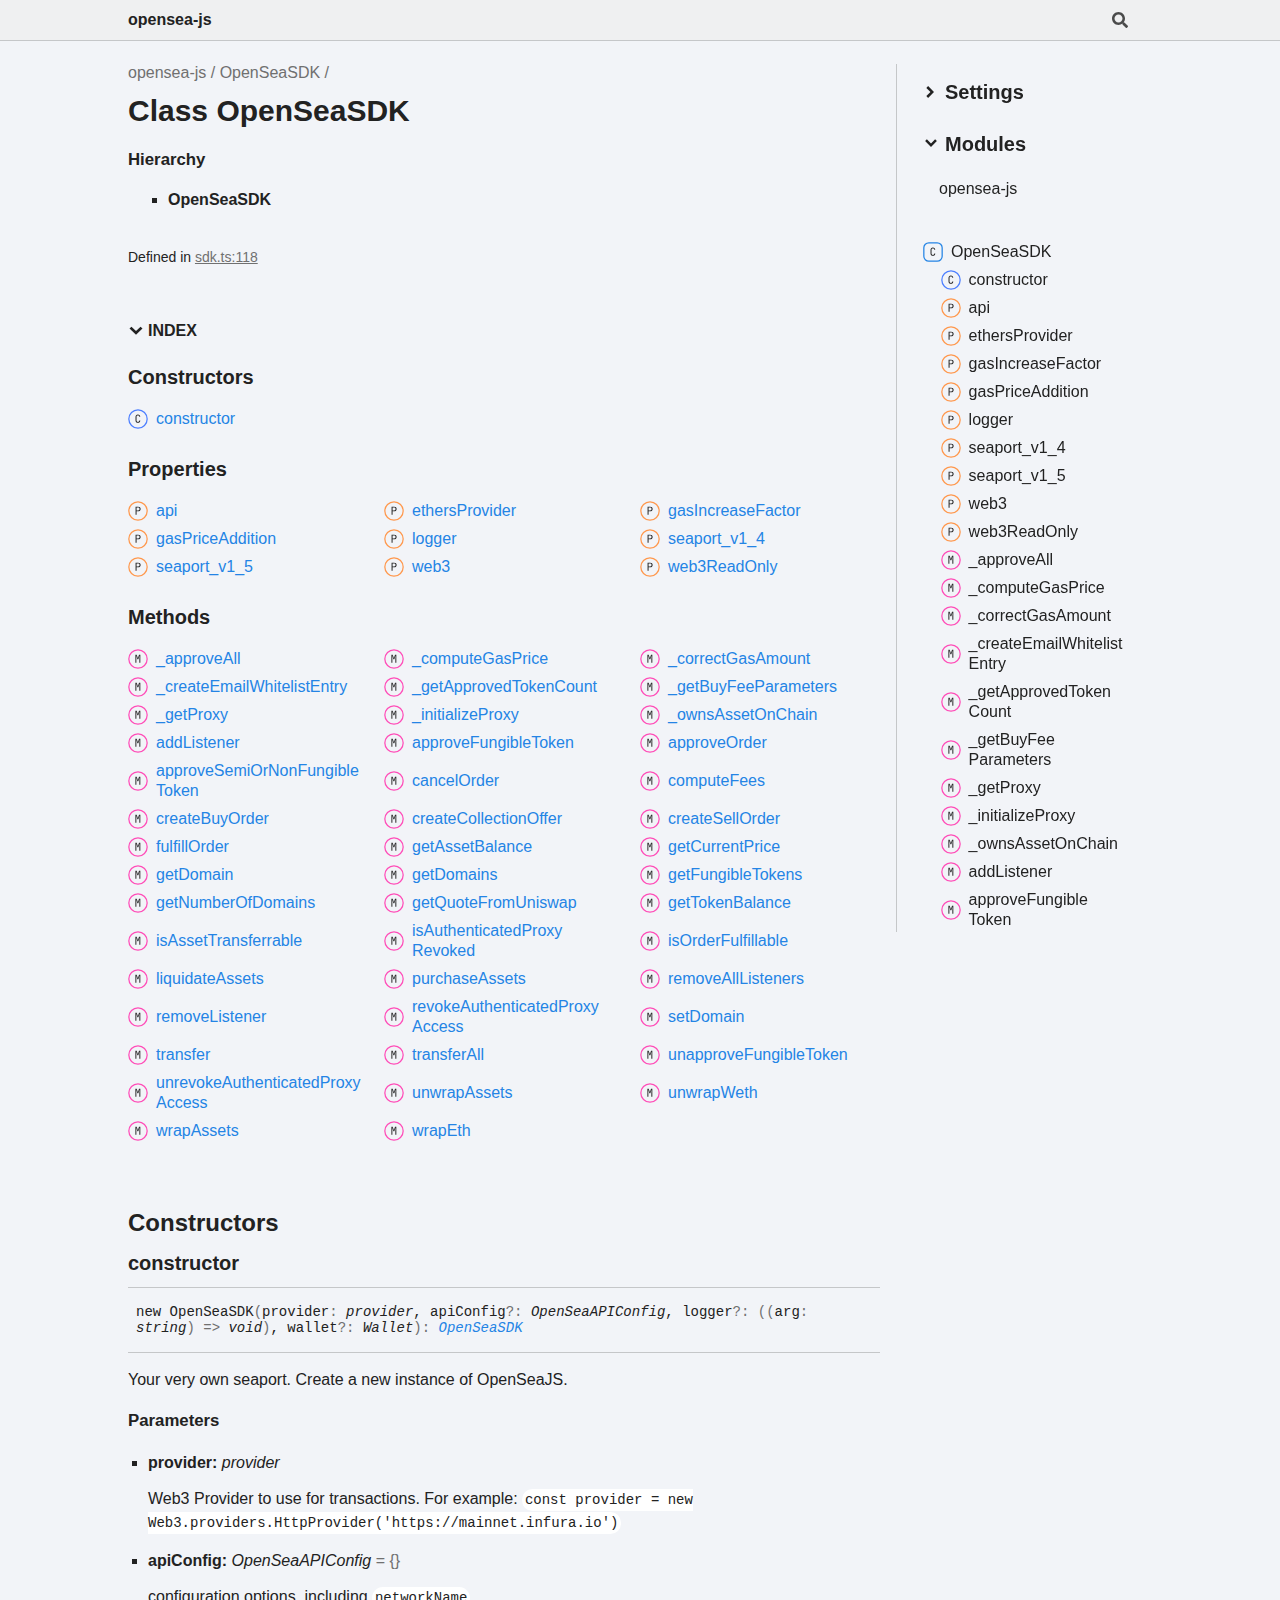
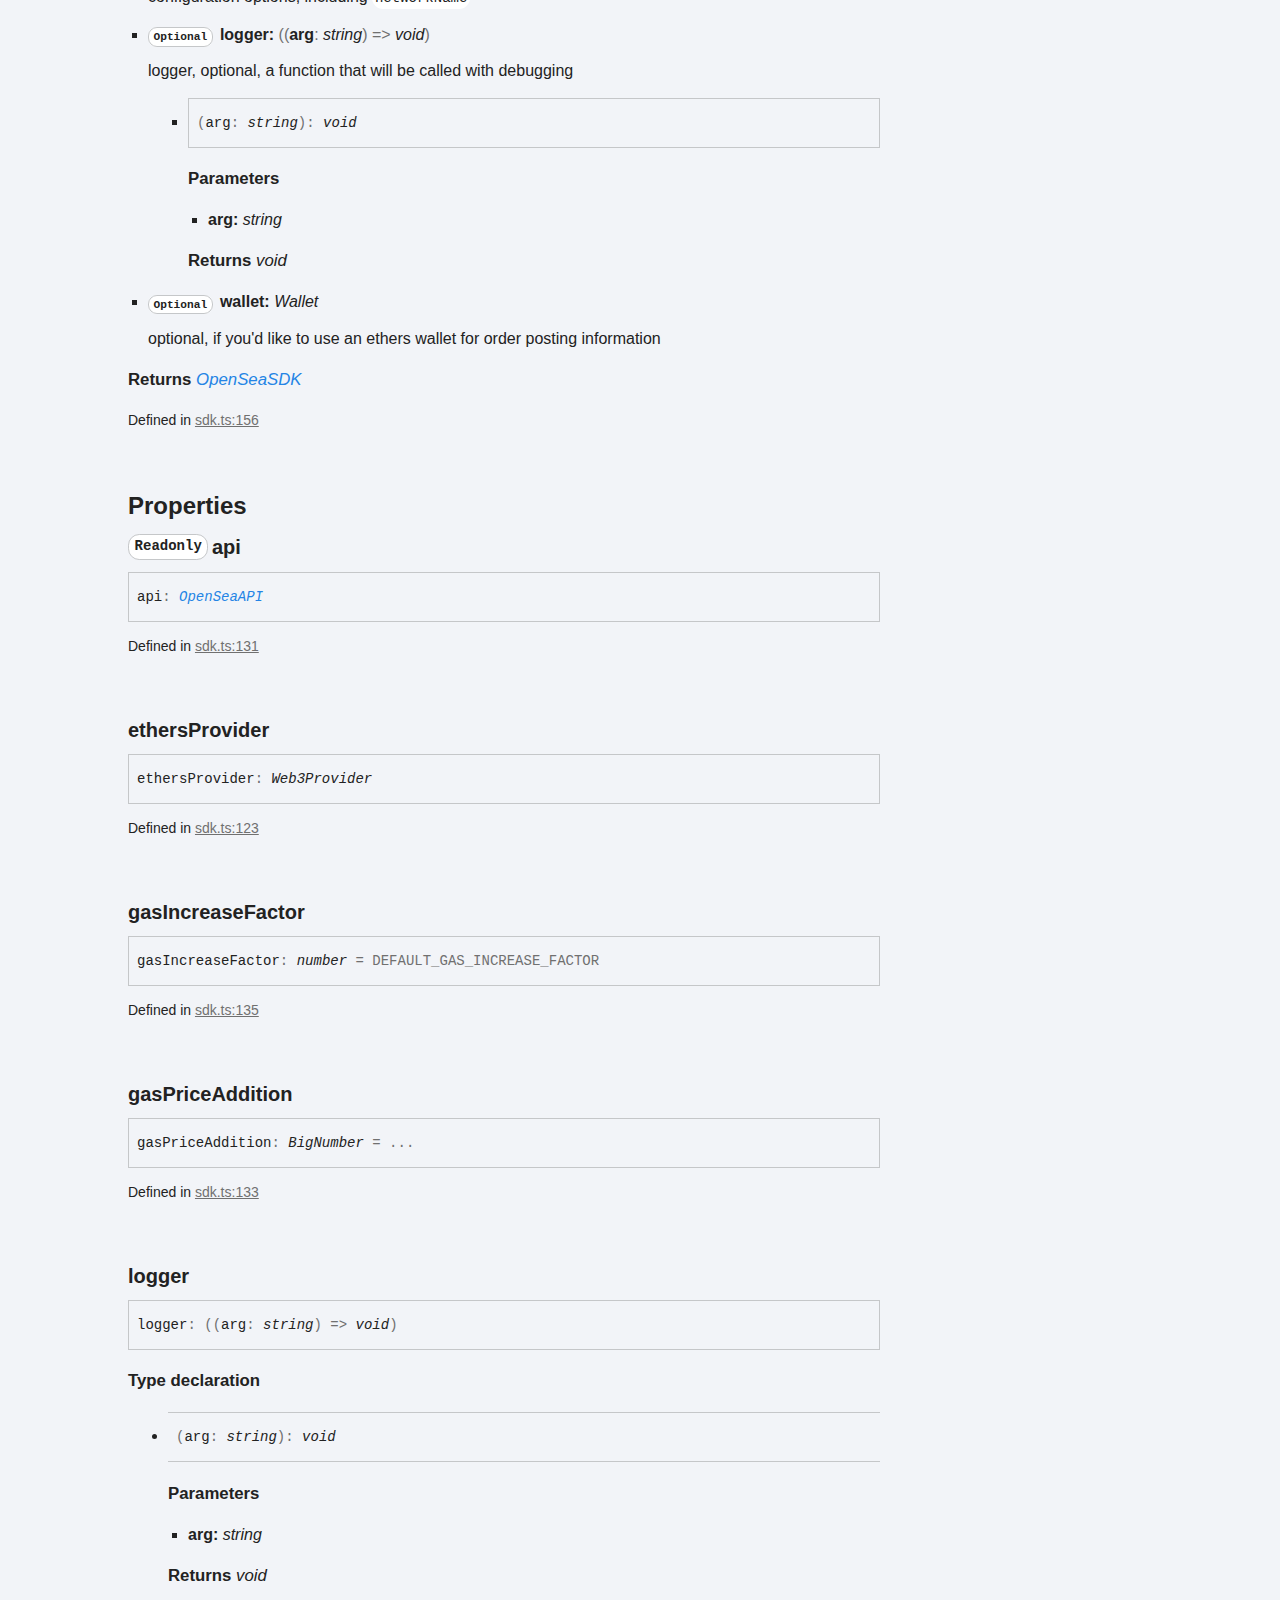
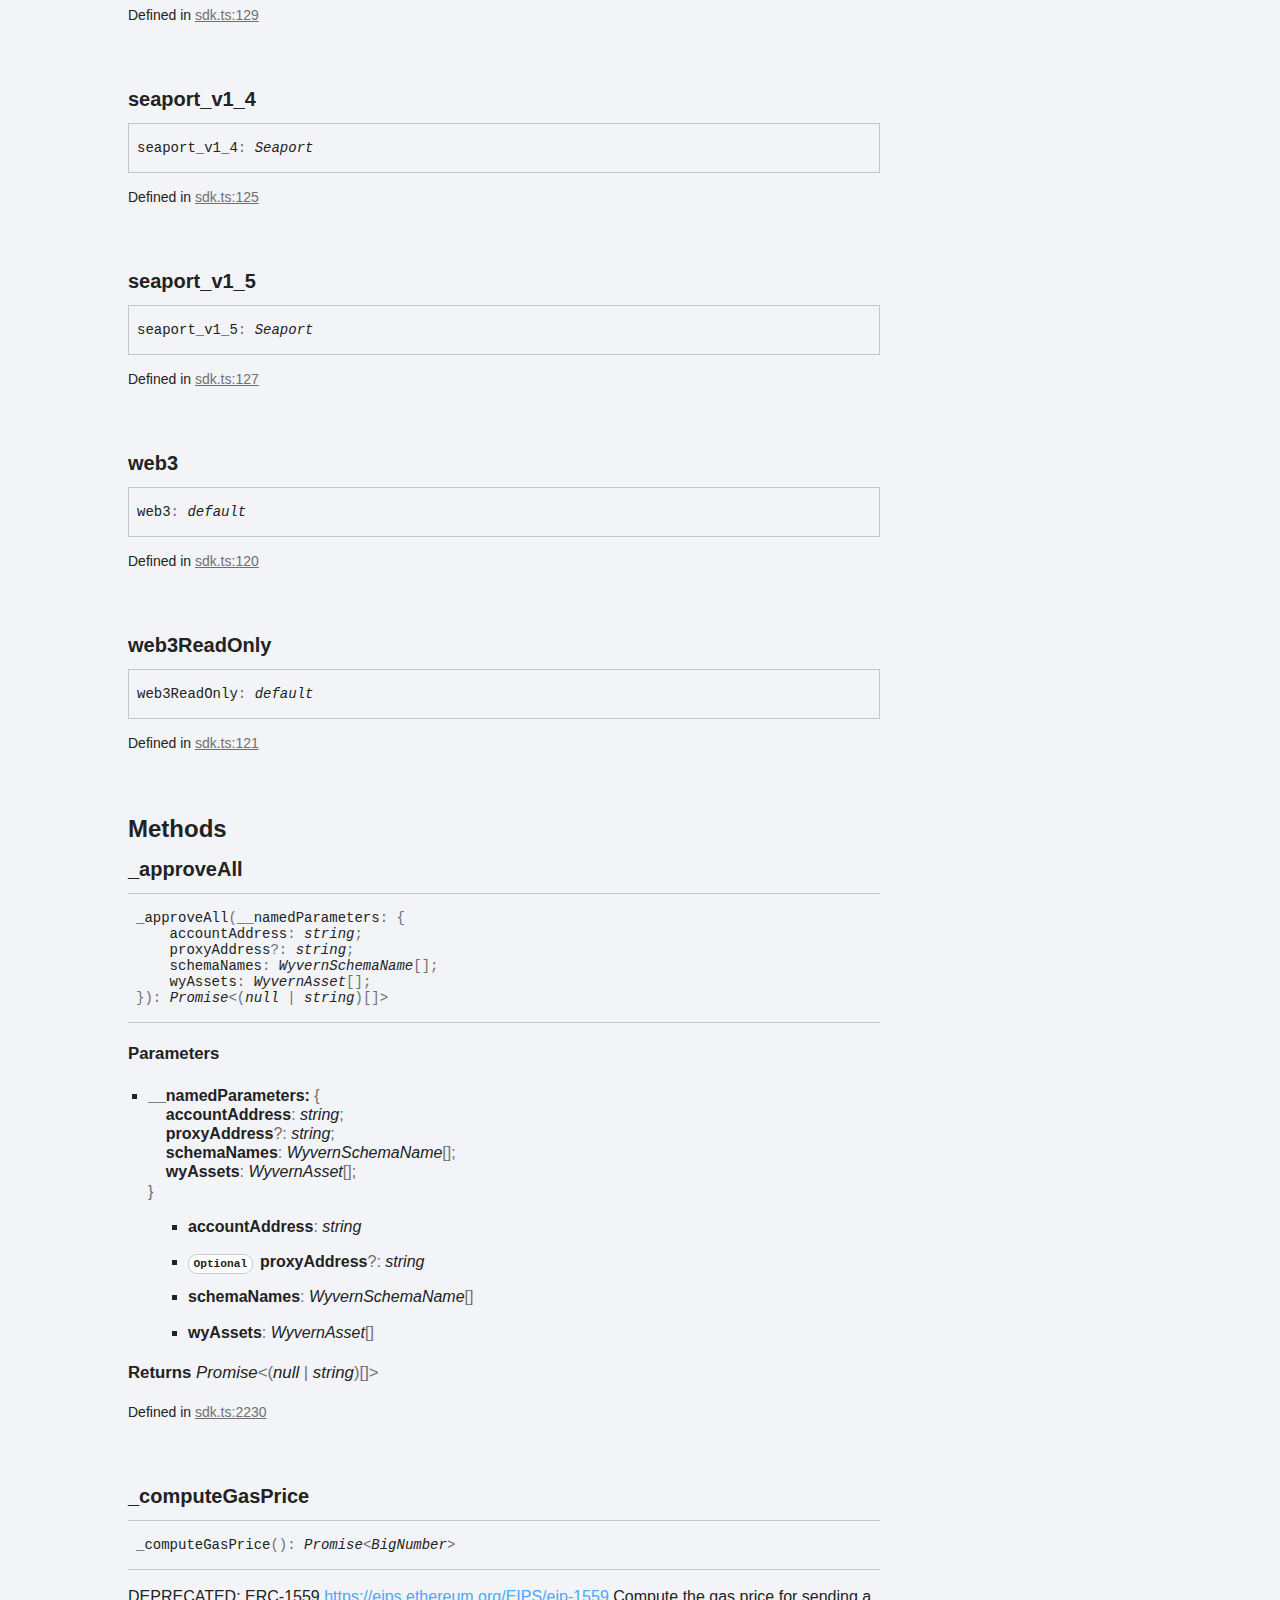
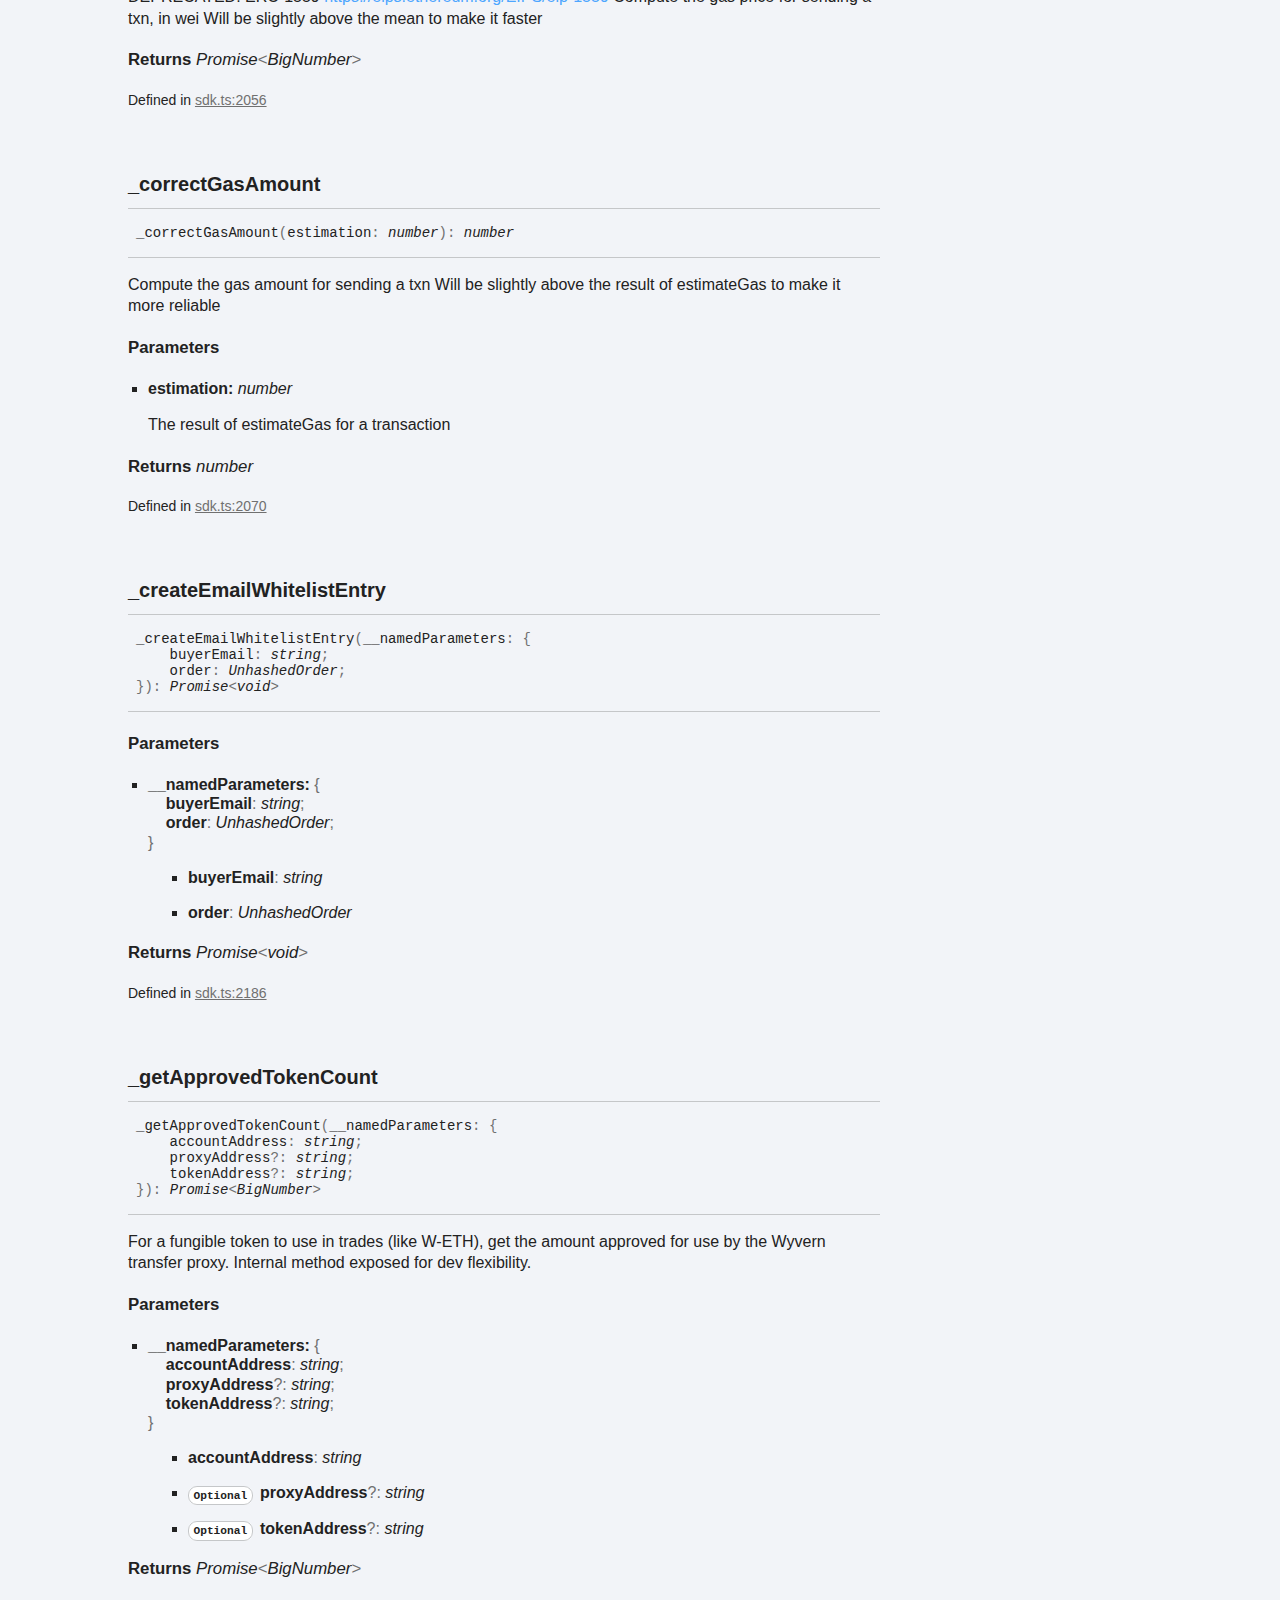
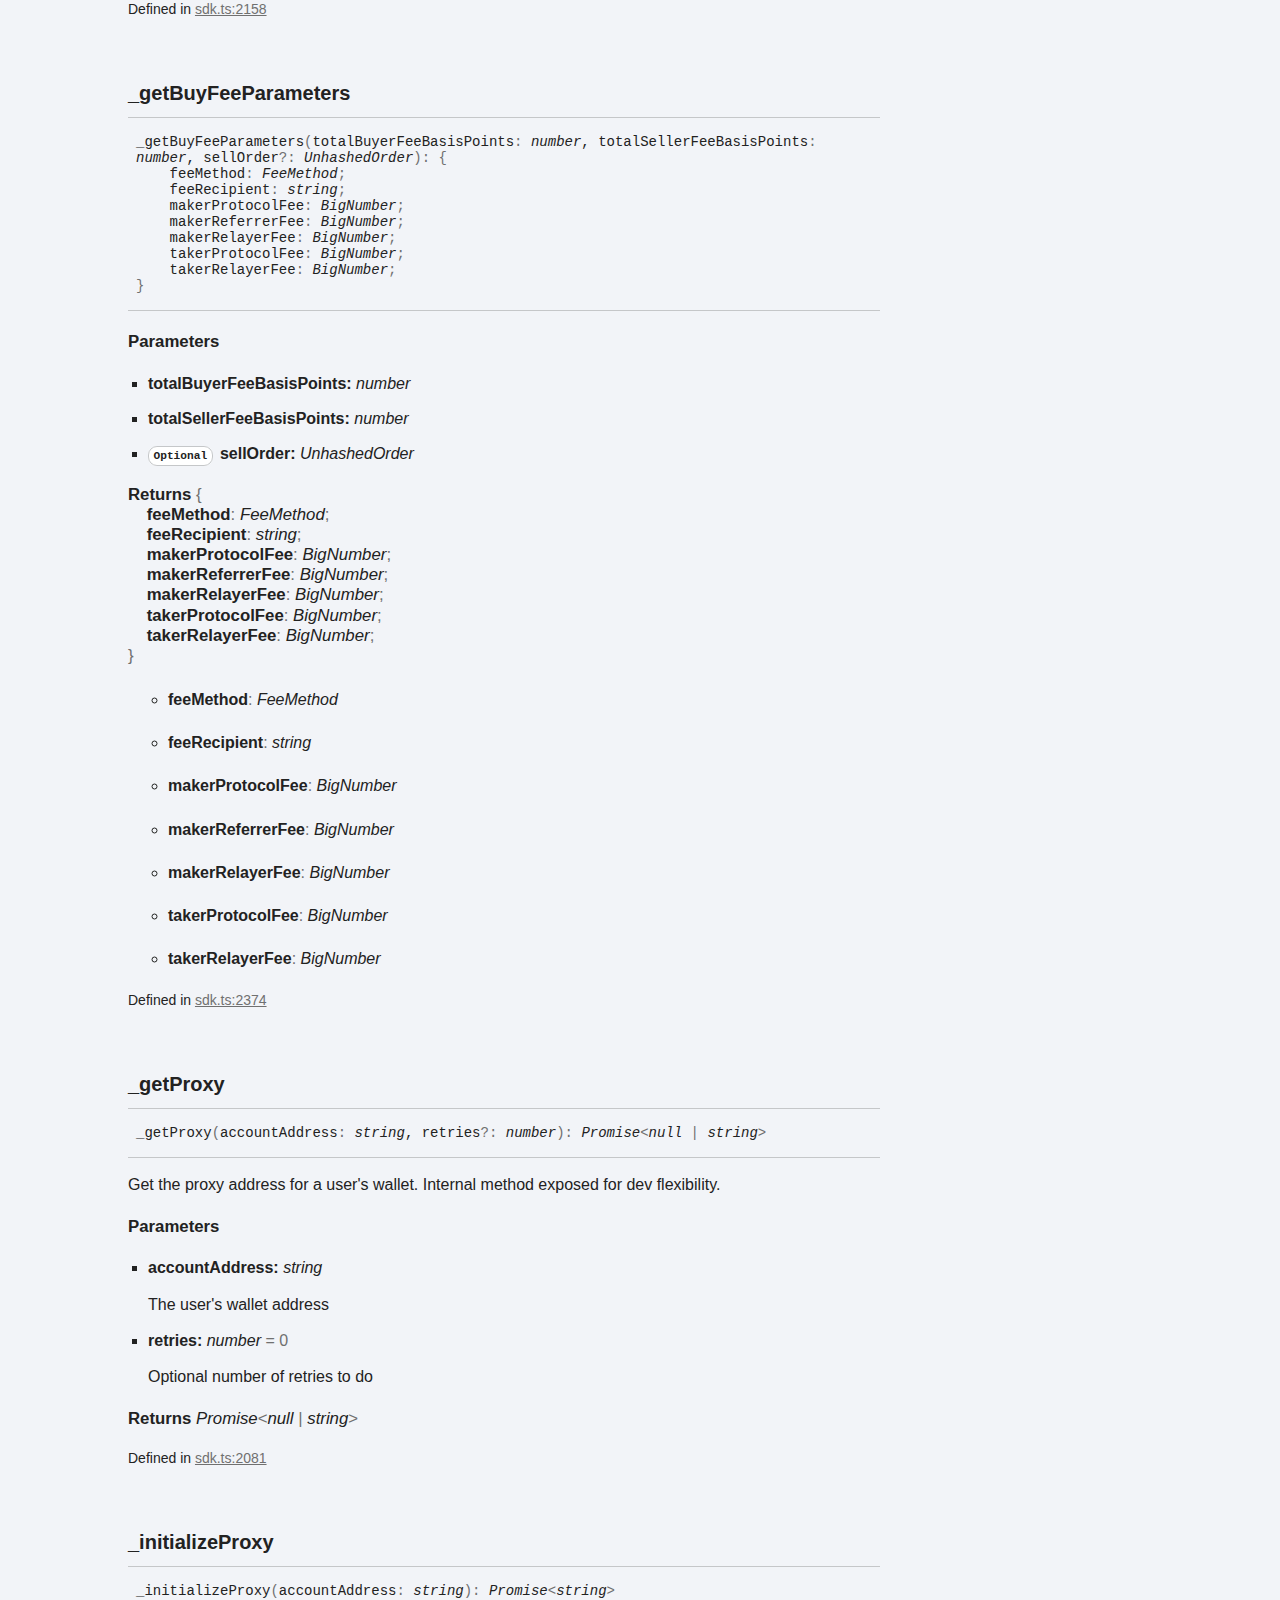
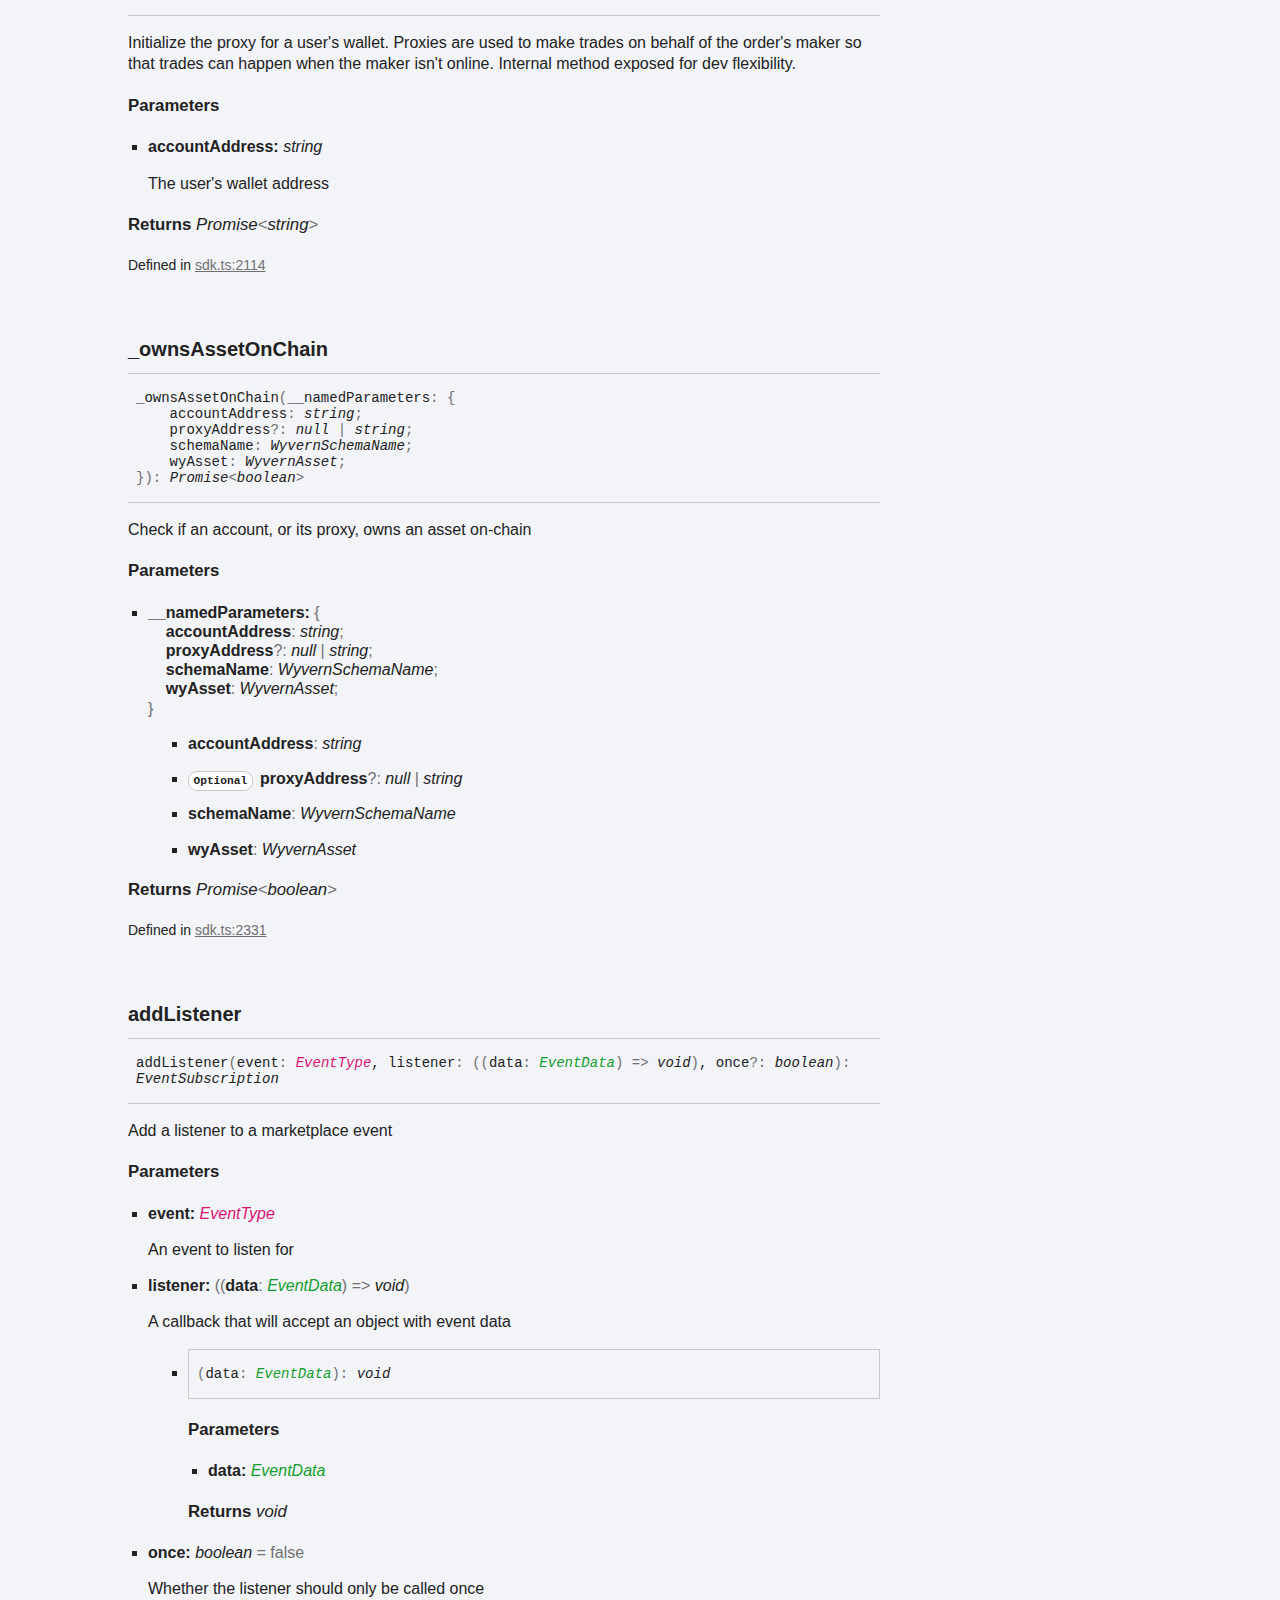
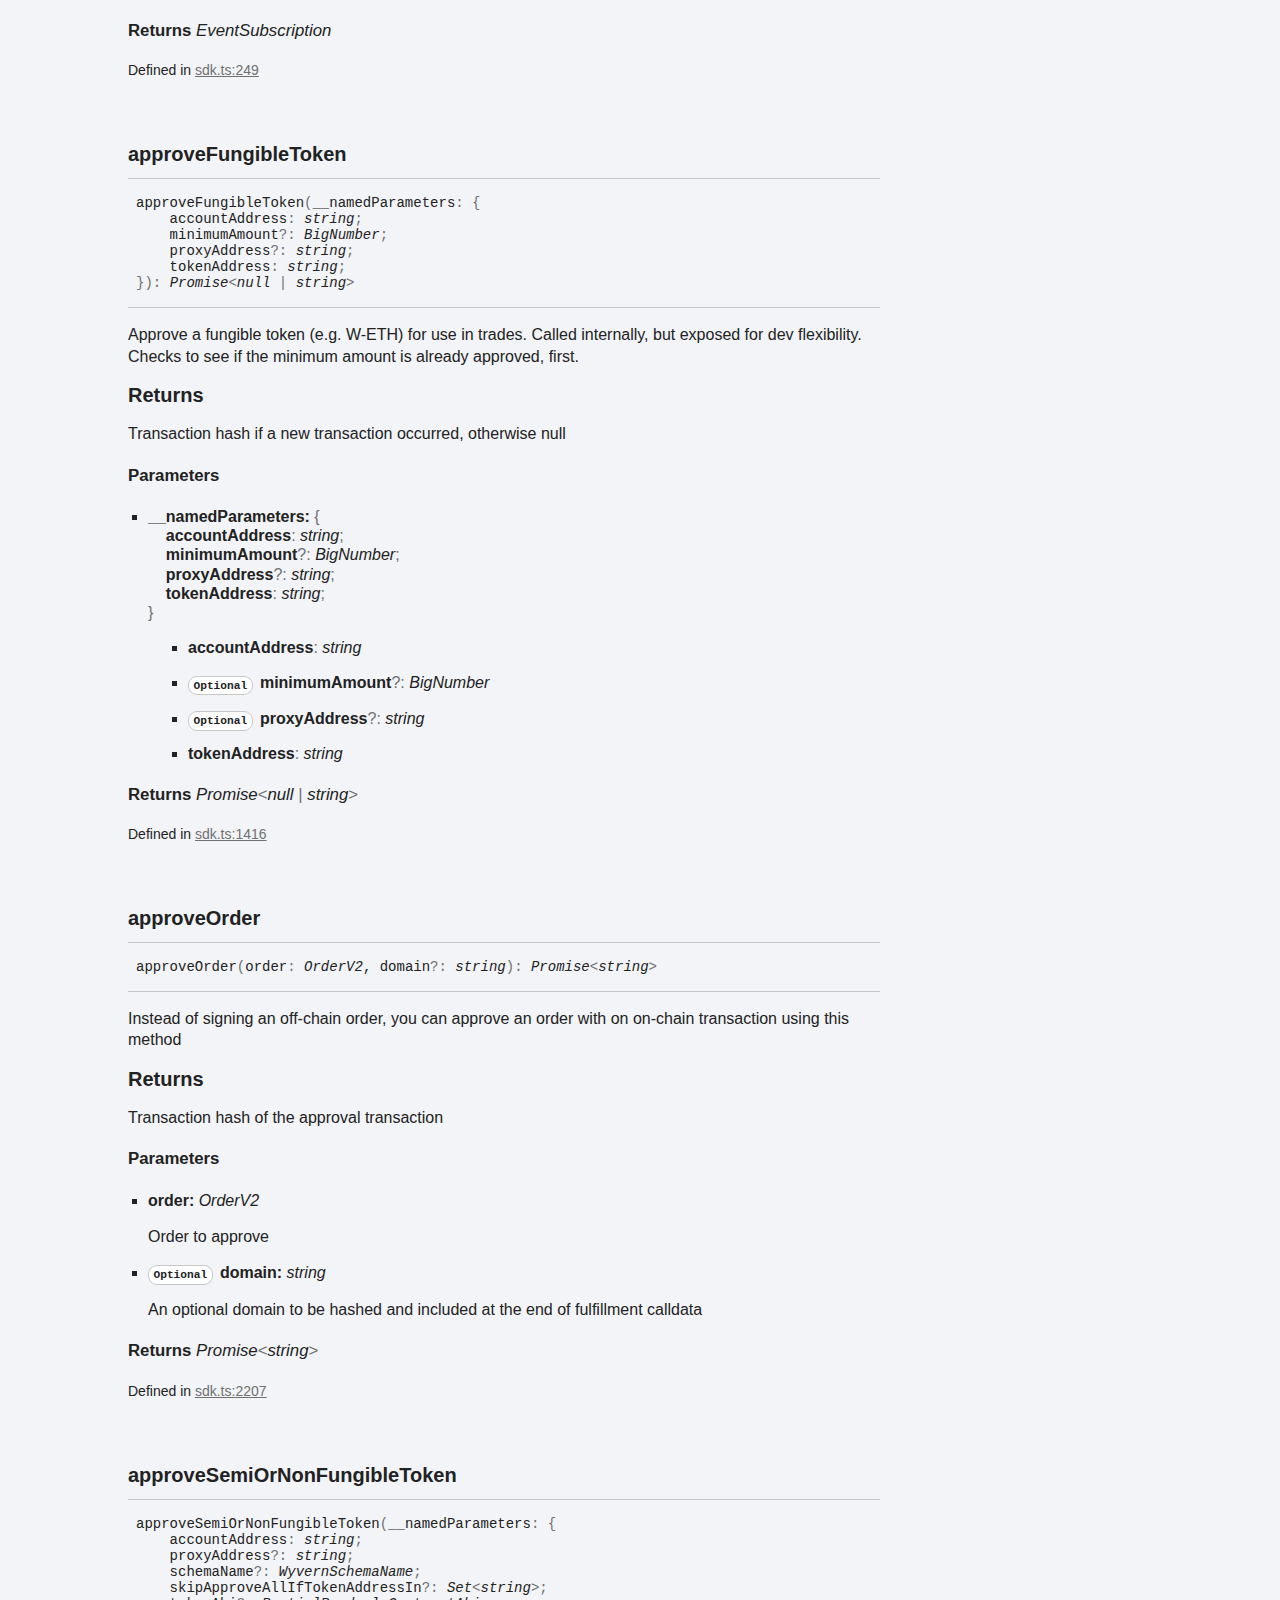
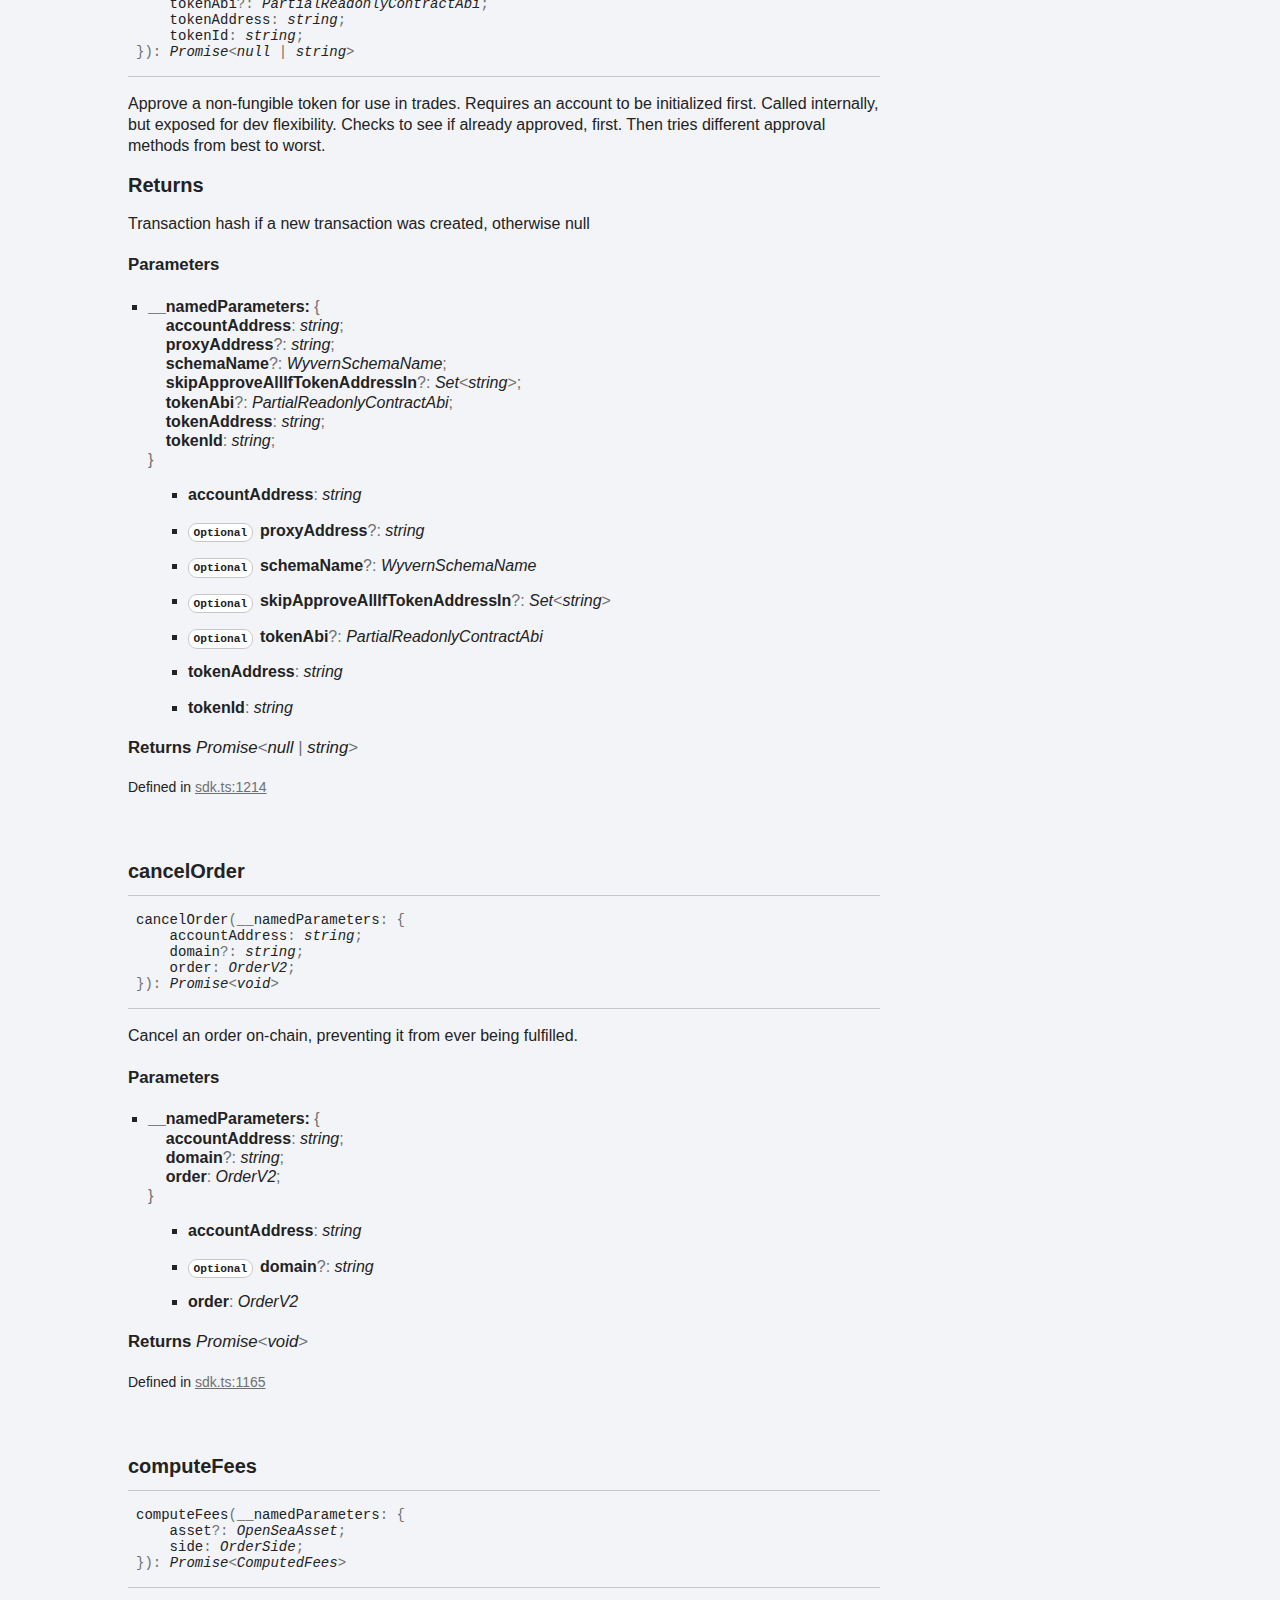
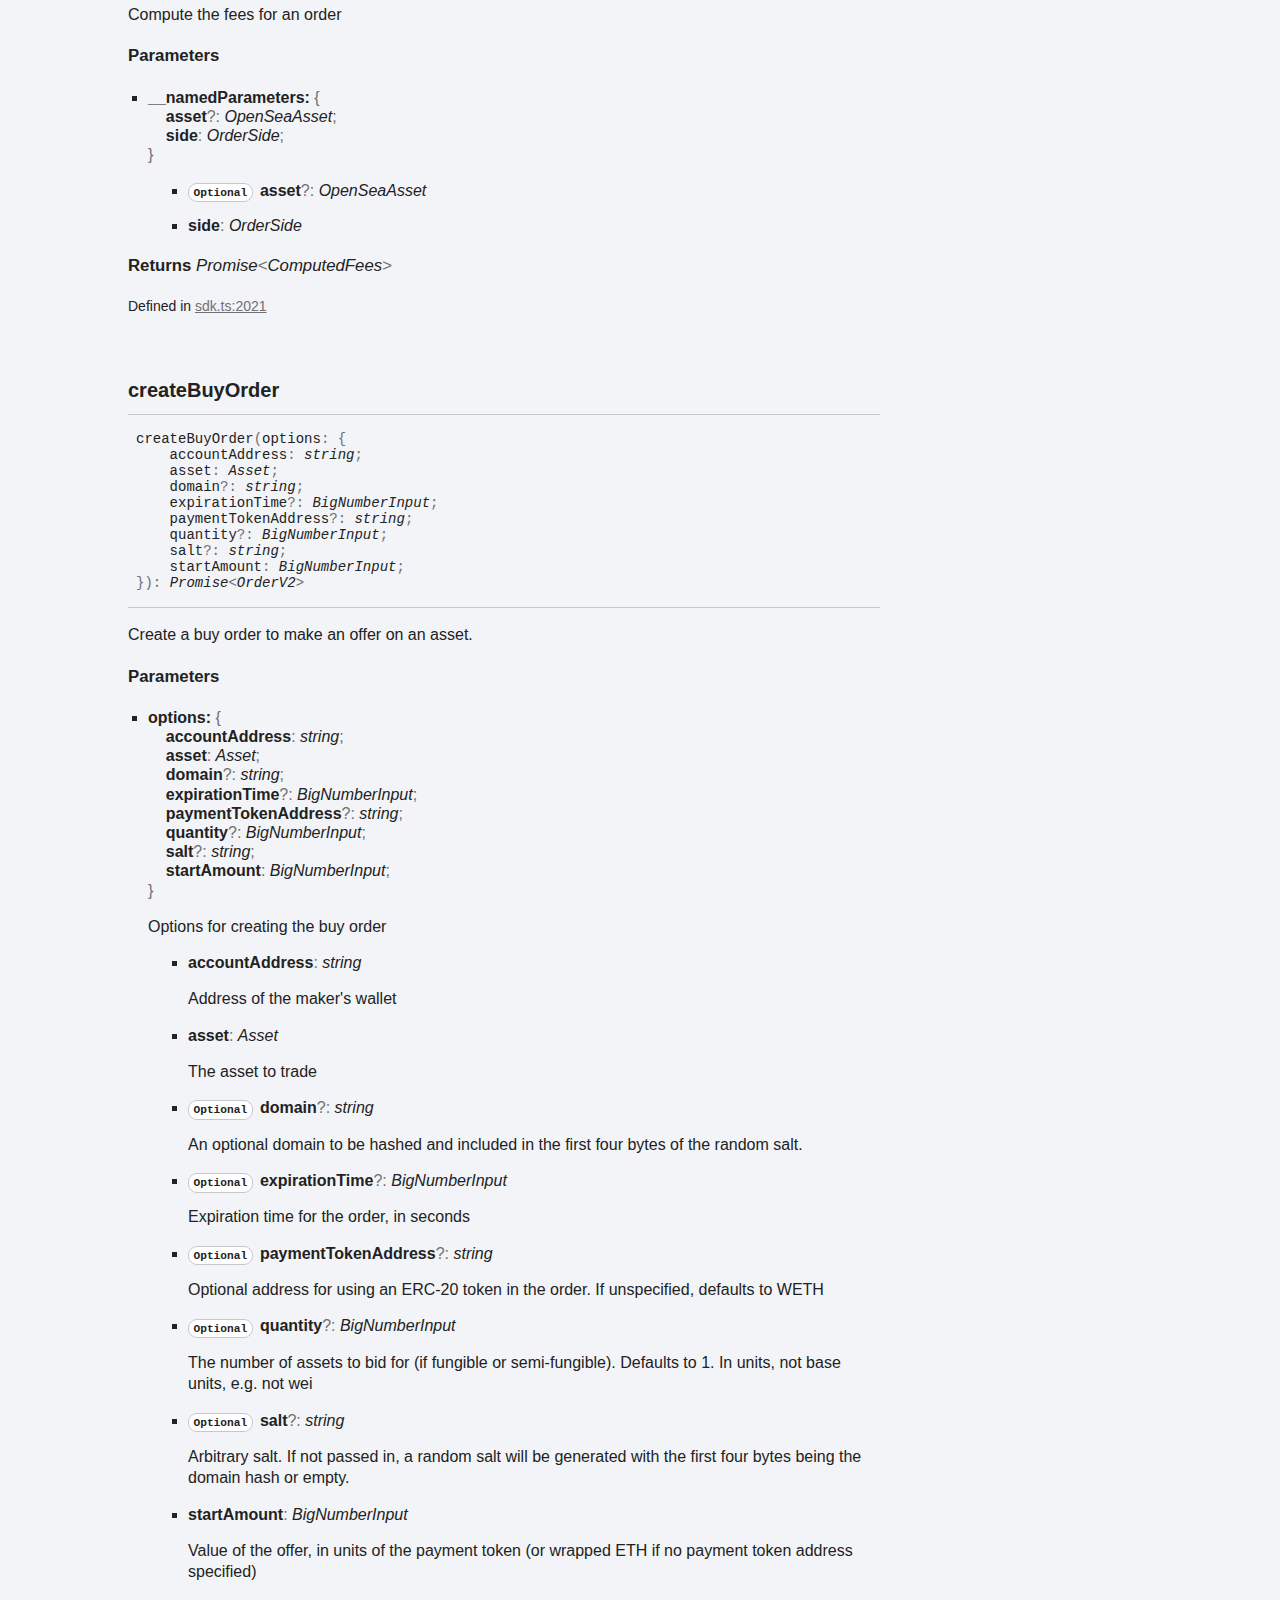
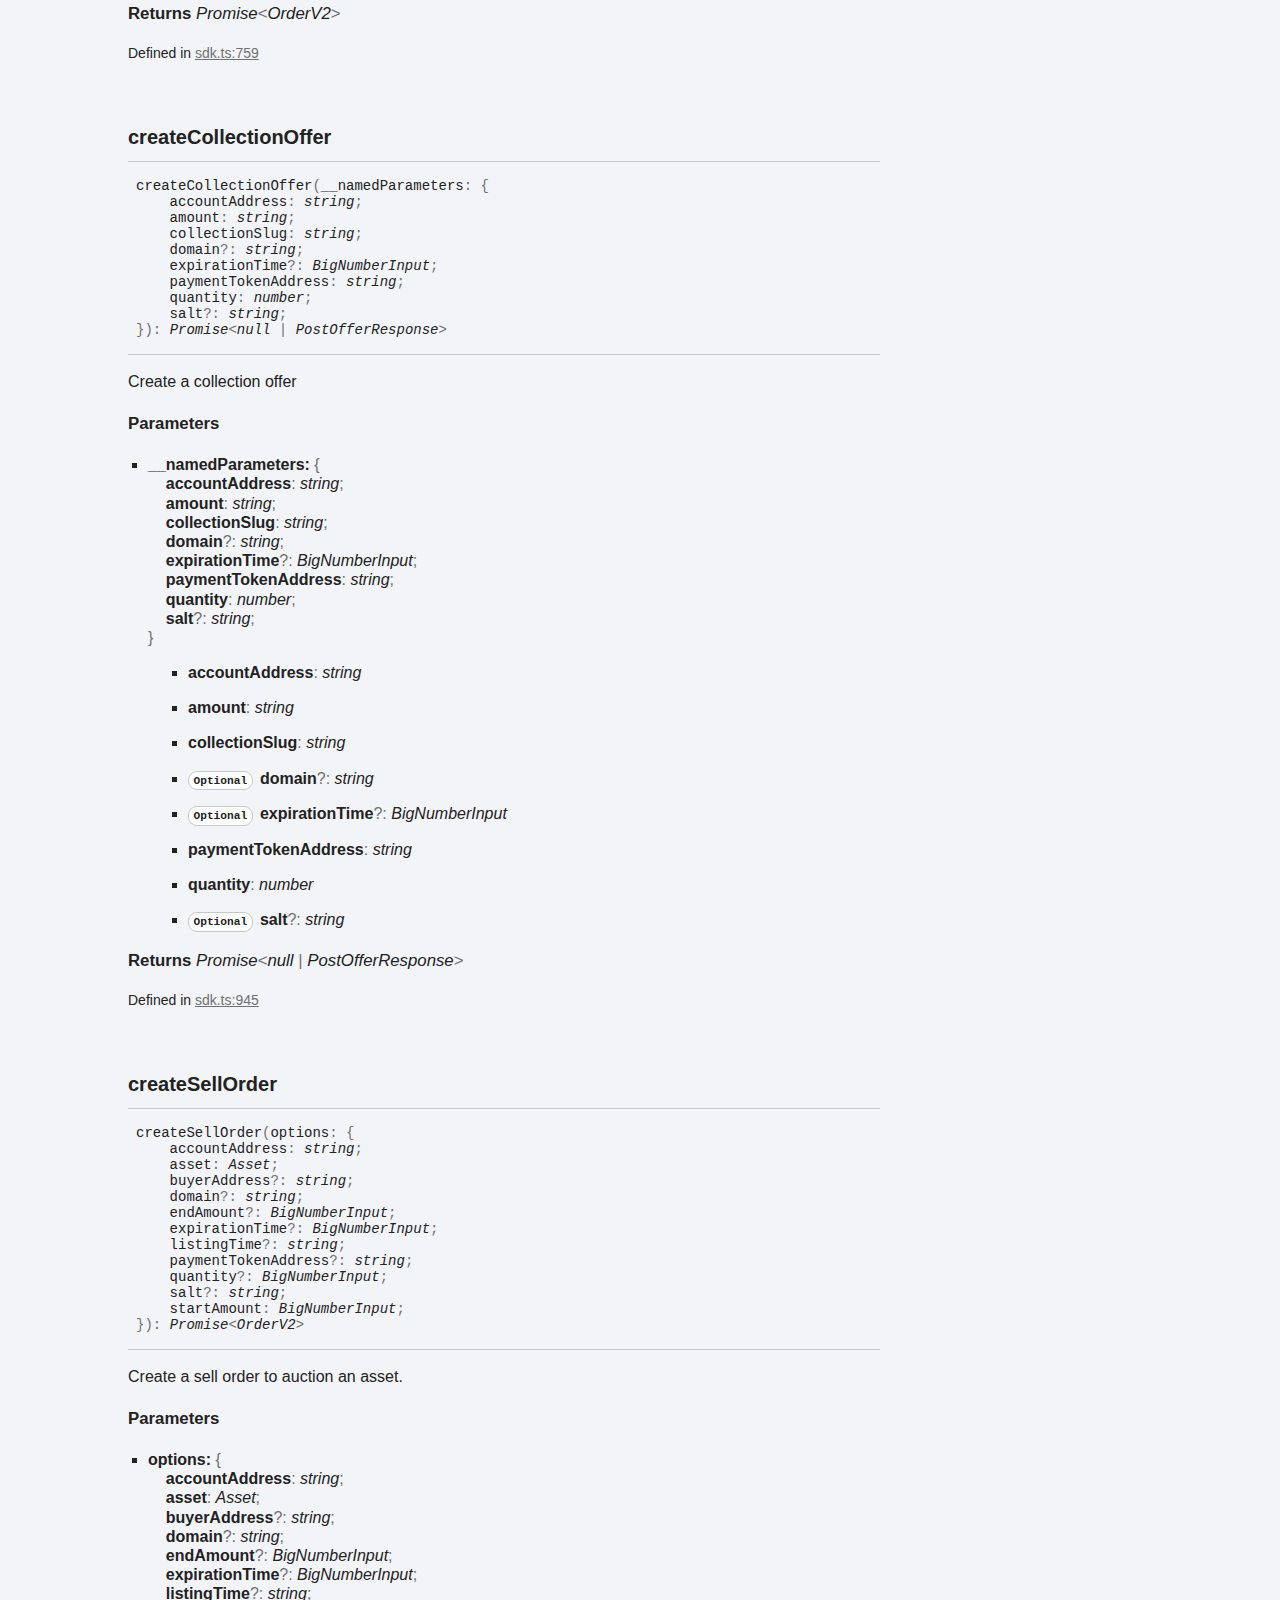
<file: classes/OpenSeaSDK.html>
<!DOCTYPE html><html class="default" lang="en"><head><meta charSet="utf-8"/><meta http-equiv="x-ua-compatible" content="IE=edge"/><title>OpenSeaSDK | opensea-js</title><meta name="description" content="Documentation for opensea-js"/><meta name="viewport" content="width=device-width, initial-scale=1"/><link rel="stylesheet" href="../assets/style.css"/><link rel="stylesheet" href="../assets/highlight.css"/><script async src="../assets/search.js" id="search-script"></script></head><body><script>document.documentElement.dataset.theme = localStorage.getItem("tsd-theme") || "os"</script><header class="tsd-page-toolbar">
<div class="tsd-toolbar-contents container">
<div class="table-cell" id="tsd-search" data-base="..">
<div class="field"><label for="tsd-search-field" class="tsd-widget tsd-toolbar-icon search no-caption"><svg width="16" height="16" viewBox="0 0 16 16" fill="none"><path d="M15.7824 13.833L12.6666 10.7177C12.5259 10.5771 12.3353 10.499 12.1353 10.499H11.6259C12.4884 9.39596 13.001 8.00859 13.001 6.49937C13.001 2.90909 10.0914 0 6.50048 0C2.90959 0 0 2.90909 0 6.49937C0 10.0896 2.90959 12.9987 6.50048 12.9987C8.00996 12.9987 9.39756 12.4863 10.5008 11.6239V12.1332C10.5008 12.3332 10.5789 12.5238 10.7195 12.6644L13.8354 15.7797C14.1292 16.0734 14.6042 16.0734 14.8948 15.7797L15.7793 14.8954C16.0731 14.6017 16.0731 14.1267 15.7824 13.833ZM6.50048 10.499C4.29094 10.499 2.50018 8.71165 2.50018 6.49937C2.50018 4.29021 4.28781 2.49976 6.50048 2.49976C8.71001 2.49976 10.5008 4.28708 10.5008 6.49937C10.5008 8.70852 8.71314 10.499 6.50048 10.499Z" fill="var(--color-text)"></path></svg></label><input type="text" id="tsd-search-field" aria-label="Search"/></div>
<div class="field">
<div id="tsd-toolbar-links"></div></div>
<ul class="results">
<li class="state loading">Preparing search index...</li>
<li class="state failure">The search index is not available</li></ul><a href="../index.html" class="title">opensea-js</a></div>
<div class="table-cell" id="tsd-widgets"><a href="#" class="tsd-widget tsd-toolbar-icon menu no-caption" data-toggle="menu" aria-label="Menu"><svg width="16" height="16" viewBox="0 0 16 16" fill="none"><rect x="1" y="3" width="14" height="2" fill="var(--color-text)"></rect><rect x="1" y="7" width="14" height="2" fill="var(--color-text)"></rect><rect x="1" y="11" width="14" height="2" fill="var(--color-text)"></rect></svg></a></div></div></header>
<div class="container container-main">
<div class="col-8 col-content">
<div class="tsd-page-title">
<ul class="tsd-breadcrumb">
<li><a href="../modules.html">opensea-js</a></li>
<li><a href="OpenSeaSDK.html">OpenSeaSDK</a></li></ul>
<h1>Class OpenSeaSDK</h1></div>
<section class="tsd-panel tsd-hierarchy">
<h4>Hierarchy</h4>
<ul class="tsd-hierarchy">
<li><span class="target">OpenSeaSDK</span></li></ul></section><aside class="tsd-sources">
<ul>
<li>Defined in <a href="https://github.com/tercel-opensea/opensea-js/blob/15dd367/src/sdk.ts#L118">sdk.ts:118</a></li></ul></aside>
<section class="tsd-panel-group tsd-index-group">
<section class="tsd-panel tsd-index-panel">
<details class="tsd-index-content tsd-index-accordion" open><summary class="tsd-accordion-summary tsd-index-summary">
<h5 class="tsd-index-heading uppercase" role="button" aria-expanded="false" tabIndex=0><svg width="16" height="16" viewBox="0 0 16 16" fill="none"><path d="M1.5 5.50969L8 11.6609L14.5 5.50969L12.5466 3.66086L8 7.96494L3.45341 3.66086L1.5 5.50969Z" fill="var(--color-text)"></path></svg> Index</h5></summary>
<div class="tsd-accordion-details">
<section class="tsd-index-section">
<h3 class="tsd-index-heading">Constructors</h3>
<div class="tsd-index-list"><a href="OpenSeaSDK.html#constructor" class="tsd-index-link tsd-kind-constructor tsd-parent-kind-class"><svg class="tsd-kind-icon" width="24" height="24" viewBox="0 0 24 24"><rect fill="var(--color-icon-background)" stroke="#4D7FFF" stroke-width="1.5" x="1" y="1" width="22" height="22" rx="12" id="icon-512-path"></rect><path d="M11.898 16.1201C11.098 16.1201 10.466 15.8961 10.002 15.4481C9.53803 15.0001 9.30603 14.3841 9.30603 13.6001V9.64012C9.30603 8.85612 9.53803 8.24012 10.002 7.79212C10.466 7.34412 11.098 7.12012 11.898 7.12012C12.682 7.12012 13.306 7.34812 13.77 7.80412C14.234 8.25212 14.466 8.86412 14.466 9.64012H13.386C13.386 9.14412 13.254 8.76412 12.99 8.50012C12.734 8.22812 12.37 8.09212 11.898 8.09212C11.426 8.09212 11.054 8.22412 10.782 8.48812C10.518 8.75212 10.386 9.13212 10.386 9.62812V13.6001C10.386 14.0961 10.518 14.4801 10.782 14.7521C11.054 15.0161 11.426 15.1481 11.898 15.1481C12.37 15.1481 12.734 15.0161 12.99 14.7521C13.254 14.4801 13.386 14.0961 13.386 13.6001H14.466C14.466 14.3761 14.234 14.9921 13.77 15.4481C13.306 15.8961 12.682 16.1201 11.898 16.1201Z" fill="var(--color-text)" id="icon-512-text"></path></svg><span>constructor</span></a>
</div></section>
<section class="tsd-index-section">
<h3 class="tsd-index-heading">Properties</h3>
<div class="tsd-index-list"><a href="OpenSeaSDK.html#_emitter" class="tsd-index-link tsd-kind-property tsd-parent-kind-class tsd-is-private"><svg class="tsd-kind-icon" width="24" height="24" viewBox="0 0 24 24"><rect fill="var(--color-icon-background)" stroke="#FF984D" stroke-width="1.5" x="1" y="1" width="22" height="22" rx="12" id="icon-1024-path"></rect><path d="M9.354 16V7.24H12.174C12.99 7.24 13.638 7.476 14.118 7.948C14.606 8.412 14.85 9.036 14.85 9.82C14.85 10.604 14.606 11.232 14.118 11.704C13.638 12.168 12.99 12.4 12.174 12.4H10.434V16H9.354ZM10.434 11.428H12.174C12.646 11.428 13.022 11.284 13.302 10.996C13.59 10.7 13.734 10.308 13.734 9.82C13.734 9.324 13.59 8.932 13.302 8.644C13.022 8.356 12.646 8.212 12.174 8.212H10.434V11.428Z" fill="var(--color-text)" id="icon-1024-text"></path></svg><span>_emitter</span></a>
<a href="OpenSeaSDK.html#_networkName" class="tsd-index-link tsd-kind-property tsd-parent-kind-class tsd-is-private"><svg class="tsd-kind-icon" width="24" height="24" viewBox="0 0 24 24"><use href="#icon-1024-path"></use><use href="#icon-1024-text"></use></svg><span>_network<wbr/>Name</span></a>
<a href="OpenSeaSDK.html#_uniswapFactoryAddress" class="tsd-index-link tsd-kind-property tsd-parent-kind-class tsd-is-private"><svg class="tsd-kind-icon" width="24" height="24" viewBox="0 0 24 24"><use href="#icon-1024-path"></use><use href="#icon-1024-text"></use></svg><span>_uniswap<wbr/>Factory<wbr/>Address</span></a>
<a href="OpenSeaSDK.html#_wrappedNFTFactoryAddress" class="tsd-index-link tsd-kind-property tsd-parent-kind-class tsd-is-private"><svg class="tsd-kind-icon" width="24" height="24" viewBox="0 0 24 24"><use href="#icon-1024-path"></use><use href="#icon-1024-text"></use></svg><span>_wrappedNFTFactory<wbr/>Address</span></a>
<a href="OpenSeaSDK.html#_wrappedNFTLiquidationProxyAddress" class="tsd-index-link tsd-kind-property tsd-parent-kind-class tsd-is-private"><svg class="tsd-kind-icon" width="24" height="24" viewBox="0 0 24 24"><use href="#icon-1024-path"></use><use href="#icon-1024-text"></use></svg><span>_wrappedNFTLiquidation<wbr/>Proxy<wbr/>Address</span></a>
<a href="OpenSeaSDK.html#_wyvernConfigOverride" class="tsd-index-link tsd-kind-property tsd-parent-kind-class tsd-is-private"><svg class="tsd-kind-icon" width="24" height="24" viewBox="0 0 24 24"><use href="#icon-1024-path"></use><use href="#icon-1024-text"></use></svg><span>_wyvern<wbr/>Config<wbr/>Override?</span></a>
<a href="OpenSeaSDK.html#_wyvernProtocol" class="tsd-index-link tsd-kind-property tsd-parent-kind-class tsd-is-private"><svg class="tsd-kind-icon" width="24" height="24" viewBox="0 0 24 24"><use href="#icon-1024-path"></use><use href="#icon-1024-text"></use></svg><span>_wyvern<wbr/>Protocol</span></a>
<a href="OpenSeaSDK.html#_wyvernProtocolReadOnly" class="tsd-index-link tsd-kind-property tsd-parent-kind-class tsd-is-private"><svg class="tsd-kind-icon" width="24" height="24" viewBox="0 0 24 24"><use href="#icon-1024-path"></use><use href="#icon-1024-text"></use></svg><span>_wyvern<wbr/>Protocol<wbr/>Read<wbr/>Only</span></a>
<a href="OpenSeaSDK.html#api" class="tsd-index-link tsd-kind-property tsd-parent-kind-class"><svg class="tsd-kind-icon" width="24" height="24" viewBox="0 0 24 24"><use href="#icon-1024-path"></use><use href="#icon-1024-text"></use></svg><span>api</span></a>
<a href="OpenSeaSDK.html#ethersProvider" class="tsd-index-link tsd-kind-property tsd-parent-kind-class"><svg class="tsd-kind-icon" width="24" height="24" viewBox="0 0 24 24"><use href="#icon-1024-path"></use><use href="#icon-1024-text"></use></svg><span>ethers<wbr/>Provider</span></a>
<a href="OpenSeaSDK.html#gasIncreaseFactor" class="tsd-index-link tsd-kind-property tsd-parent-kind-class"><svg class="tsd-kind-icon" width="24" height="24" viewBox="0 0 24 24"><use href="#icon-1024-path"></use><use href="#icon-1024-text"></use></svg><span>gas<wbr/>Increase<wbr/>Factor</span></a>
<a href="OpenSeaSDK.html#gasPriceAddition" class="tsd-index-link tsd-kind-property tsd-parent-kind-class"><svg class="tsd-kind-icon" width="24" height="24" viewBox="0 0 24 24"><use href="#icon-1024-path"></use><use href="#icon-1024-text"></use></svg><span>gas<wbr/>Price<wbr/>Addition</span></a>
<a href="OpenSeaSDK.html#logger" class="tsd-index-link tsd-kind-property tsd-parent-kind-class"><svg class="tsd-kind-icon" width="24" height="24" viewBox="0 0 24 24"><use href="#icon-1024-path"></use><use href="#icon-1024-text"></use></svg><span>logger</span></a>
<a href="OpenSeaSDK.html#seaport_v1_4" class="tsd-index-link tsd-kind-property tsd-parent-kind-class"><svg class="tsd-kind-icon" width="24" height="24" viewBox="0 0 24 24"><use href="#icon-1024-path"></use><use href="#icon-1024-text"></use></svg><span>seaport_<wbr/>v1_<wbr/>4</span></a>
<a href="OpenSeaSDK.html#seaport_v1_5" class="tsd-index-link tsd-kind-property tsd-parent-kind-class"><svg class="tsd-kind-icon" width="24" height="24" viewBox="0 0 24 24"><use href="#icon-1024-path"></use><use href="#icon-1024-text"></use></svg><span>seaport_<wbr/>v1_<wbr/>5</span></a>
<a href="OpenSeaSDK.html#web3" class="tsd-index-link tsd-kind-property tsd-parent-kind-class"><svg class="tsd-kind-icon" width="24" height="24" viewBox="0 0 24 24"><use href="#icon-1024-path"></use><use href="#icon-1024-text"></use></svg><span>web3</span></a>
<a href="OpenSeaSDK.html#web3ReadOnly" class="tsd-index-link tsd-kind-property tsd-parent-kind-class"><svg class="tsd-kind-icon" width="24" height="24" viewBox="0 0 24 24"><use href="#icon-1024-path"></use><use href="#icon-1024-text"></use></svg><span>web3<wbr/>Read<wbr/>Only</span></a>
</div></section>
<section class="tsd-index-section">
<h3 class="tsd-index-heading">Methods</h3>
<div class="tsd-index-list"><a href="OpenSeaSDK.html#_approveAll" class="tsd-index-link tsd-kind-method tsd-parent-kind-class"><svg class="tsd-kind-icon" width="24" height="24" viewBox="0 0 24 24"><rect fill="var(--color-icon-background)" stroke="#FF4DB8" stroke-width="1.5" x="1" y="1" width="22" height="22" rx="12" id="icon-2048-path"></rect><path d="M9.162 16V7.24H10.578L11.514 10.072C11.602 10.328 11.674 10.584 11.73 10.84C11.794 11.088 11.842 11.28 11.874 11.416C11.906 11.28 11.954 11.088 12.018 10.84C12.082 10.584 12.154 10.324 12.234 10.06L13.122 7.24H14.538V16H13.482V12.82C13.482 12.468 13.49 12.068 13.506 11.62C13.53 11.172 13.558 10.716 13.59 10.252C13.622 9.78 13.654 9.332 13.686 8.908C13.726 8.476 13.762 8.1 13.794 7.78L12.366 12.16H11.334L9.894 7.78C9.934 8.092 9.97 8.456 10.002 8.872C10.042 9.28 10.078 9.716 10.11 10.18C10.142 10.636 10.166 11.092 10.182 11.548C10.206 12.004 10.218 12.428 10.218 12.82V16H9.162Z" fill="var(--color-text)" id="icon-2048-text"></path></svg><span>_approve<wbr/>All</span></a>
<a href="OpenSeaSDK.html#_computeGasPrice" class="tsd-index-link tsd-kind-method tsd-parent-kind-class"><svg class="tsd-kind-icon" width="24" height="24" viewBox="0 0 24 24"><use href="#icon-2048-path"></use><use href="#icon-2048-text"></use></svg><span>_compute<wbr/>Gas<wbr/>Price</span></a>
<a href="OpenSeaSDK.html#_confirmTransaction" class="tsd-index-link tsd-kind-method tsd-parent-kind-class tsd-is-private"><svg class="tsd-kind-icon" width="24" height="24" viewBox="0 0 24 24"><use href="#icon-2048-path"></use><use href="#icon-2048-text"></use></svg><span>_confirm<wbr/>Transaction</span></a>
<a href="OpenSeaSDK.html#_correctGasAmount" class="tsd-index-link tsd-kind-method tsd-parent-kind-class"><svg class="tsd-kind-icon" width="24" height="24" viewBox="0 0 24 24"><use href="#icon-2048-path"></use><use href="#icon-2048-text"></use></svg><span>_correct<wbr/>Gas<wbr/>Amount</span></a>
<a href="OpenSeaSDK.html#_createEmailWhitelistEntry" class="tsd-index-link tsd-kind-method tsd-parent-kind-class"><svg class="tsd-kind-icon" width="24" height="24" viewBox="0 0 24 24"><use href="#icon-2048-path"></use><use href="#icon-2048-text"></use></svg><span>_create<wbr/>Email<wbr/>Whitelist<wbr/>Entry</span></a>
<a href="OpenSeaSDK.html#_dispatch" class="tsd-index-link tsd-kind-method tsd-parent-kind-class tsd-is-private"><svg class="tsd-kind-icon" width="24" height="24" viewBox="0 0 24 24"><use href="#icon-2048-path"></use><use href="#icon-2048-text"></use></svg><span>_dispatch</span></a>
<a href="OpenSeaSDK.html#_getApprovedTokenCount" class="tsd-index-link tsd-kind-method tsd-parent-kind-class"><svg class="tsd-kind-icon" width="24" height="24" viewBox="0 0 24 24"><use href="#icon-2048-path"></use><use href="#icon-2048-text"></use></svg><span>_get<wbr/>Approved<wbr/>Token<wbr/>Count</span></a>
<a href="OpenSeaSDK.html#_getBuyFeeParameters" class="tsd-index-link tsd-kind-method tsd-parent-kind-class"><svg class="tsd-kind-icon" width="24" height="24" viewBox="0 0 24 24"><use href="#icon-2048-path"></use><use href="#icon-2048-text"></use></svg><span>_get<wbr/>Buy<wbr/>Fee<wbr/>Parameters</span></a>
<a href="OpenSeaSDK.html#_getClientsForRead" class="tsd-index-link tsd-kind-method tsd-parent-kind-class tsd-is-private"><svg class="tsd-kind-icon" width="24" height="24" viewBox="0 0 24 24"><use href="#icon-2048-path"></use><use href="#icon-2048-text"></use></svg><span>_get<wbr/>Clients<wbr/>For<wbr/>Read</span></a>
<a href="OpenSeaSDK.html#_getPriceParameters" class="tsd-index-link tsd-kind-method tsd-parent-kind-class tsd-is-private"><svg class="tsd-kind-icon" width="24" height="24" viewBox="0 0 24 24"><use href="#icon-2048-path"></use><use href="#icon-2048-text"></use></svg><span>_get<wbr/>Price<wbr/>Parameters</span></a>
<a href="OpenSeaSDK.html#_getProxy" class="tsd-index-link tsd-kind-method tsd-parent-kind-class"><svg class="tsd-kind-icon" width="24" height="24" viewBox="0 0 24 24"><use href="#icon-2048-path"></use><use href="#icon-2048-text"></use></svg><span>_get<wbr/>Proxy</span></a>
<a href="OpenSeaSDK.html#_getSchema" class="tsd-index-link tsd-kind-method tsd-parent-kind-class tsd-is-private"><svg class="tsd-kind-icon" width="24" height="24" viewBox="0 0 24 24"><use href="#icon-2048-path"></use><use href="#icon-2048-text"></use></svg><span>_get<wbr/>Schema</span></a>
<a href="OpenSeaSDK.html#_getSchemaName" class="tsd-index-link tsd-kind-method tsd-parent-kind-class tsd-is-private"><svg class="tsd-kind-icon" width="24" height="24" viewBox="0 0 24 24"><use href="#icon-2048-path"></use><use href="#icon-2048-text"></use></svg><span>_get<wbr/>Schema<wbr/>Name</span></a>
<a href="OpenSeaSDK.html#_getTimeParameters" class="tsd-index-link tsd-kind-method tsd-parent-kind-class tsd-is-private"><svg class="tsd-kind-icon" width="24" height="24" viewBox="0 0 24 24"><use href="#icon-2048-path"></use><use href="#icon-2048-text"></use></svg><span>_get<wbr/>Time<wbr/>Parameters</span></a>
<a href="OpenSeaSDK.html#_initializeProxy" class="tsd-index-link tsd-kind-method tsd-parent-kind-class"><svg class="tsd-kind-icon" width="24" height="24" viewBox="0 0 24 24"><use href="#icon-2048-path"></use><use href="#icon-2048-text"></use></svg><span>_initialize<wbr/>Proxy</span></a>
<a href="OpenSeaSDK.html#_ownsAssetOnChain" class="tsd-index-link tsd-kind-method tsd-parent-kind-class"><svg class="tsd-kind-icon" width="24" height="24" viewBox="0 0 24 24"><use href="#icon-2048-path"></use><use href="#icon-2048-text"></use></svg><span>_owns<wbr/>Asset<wbr/>On<wbr/>Chain</span></a>
<a href="OpenSeaSDK.html#_pollCallbackForConfirmation" class="tsd-index-link tsd-kind-method tsd-parent-kind-class tsd-is-private"><svg class="tsd-kind-icon" width="24" height="24" viewBox="0 0 24 24"><use href="#icon-2048-path"></use><use href="#icon-2048-text"></use></svg><span>_poll<wbr/>Callback<wbr/>For<wbr/>Confirmation</span></a>
<a href="OpenSeaSDK.html#_validateFees" class="tsd-index-link tsd-kind-method tsd-parent-kind-class tsd-is-private"><svg class="tsd-kind-icon" width="24" height="24" viewBox="0 0 24 24"><use href="#icon-2048-path"></use><use href="#icon-2048-text"></use></svg><span>_validate<wbr/>Fees</span></a>
<a href="OpenSeaSDK.html#addListener" class="tsd-index-link tsd-kind-method tsd-parent-kind-class"><svg class="tsd-kind-icon" width="24" height="24" viewBox="0 0 24 24"><use href="#icon-2048-path"></use><use href="#icon-2048-text"></use></svg><span>add<wbr/>Listener</span></a>
<a href="OpenSeaSDK.html#approveFungibleToken" class="tsd-index-link tsd-kind-method tsd-parent-kind-class"><svg class="tsd-kind-icon" width="24" height="24" viewBox="0 0 24 24"><use href="#icon-2048-path"></use><use href="#icon-2048-text"></use></svg><span>approve<wbr/>Fungible<wbr/>Token</span></a>
<a href="OpenSeaSDK.html#approveOrder" class="tsd-index-link tsd-kind-method tsd-parent-kind-class"><svg class="tsd-kind-icon" width="24" height="24" viewBox="0 0 24 24"><use href="#icon-2048-path"></use><use href="#icon-2048-text"></use></svg><span>approve<wbr/>Order</span></a>
<a href="OpenSeaSDK.html#approveSemiOrNonFungibleToken" class="tsd-index-link tsd-kind-method tsd-parent-kind-class"><svg class="tsd-kind-icon" width="24" height="24" viewBox="0 0 24 24"><use href="#icon-2048-path"></use><use href="#icon-2048-text"></use></svg><span>approve<wbr/>Semi<wbr/>Or<wbr/>Non<wbr/>Fungible<wbr/>Token</span></a>
<a href="OpenSeaSDK.html#cancelOrder" class="tsd-index-link tsd-kind-method tsd-parent-kind-class"><svg class="tsd-kind-icon" width="24" height="24" viewBox="0 0 24 24"><use href="#icon-2048-path"></use><use href="#icon-2048-text"></use></svg><span>cancel<wbr/>Order</span></a>
<a href="OpenSeaSDK.html#cancelSeaportOrders" class="tsd-index-link tsd-kind-method tsd-parent-kind-class tsd-is-private"><svg class="tsd-kind-icon" width="24" height="24" viewBox="0 0 24 24"><use href="#icon-2048-path"></use><use href="#icon-2048-text"></use></svg><span>cancel<wbr/>Seaport<wbr/>Orders</span></a>
<a href="OpenSeaSDK.html#computeFees" class="tsd-index-link tsd-kind-method tsd-parent-kind-class"><svg class="tsd-kind-icon" width="24" height="24" viewBox="0 0 24 24"><use href="#icon-2048-path"></use><use href="#icon-2048-text"></use></svg><span>compute<wbr/>Fees</span></a>
<a href="OpenSeaSDK.html#createBuyOrder" class="tsd-index-link tsd-kind-method tsd-parent-kind-class"><svg class="tsd-kind-icon" width="24" height="24" viewBox="0 0 24 24"><use href="#icon-2048-path"></use><use href="#icon-2048-text"></use></svg><span>create<wbr/>Buy<wbr/>Order</span></a>
<a href="OpenSeaSDK.html#createCollectionOffer" class="tsd-index-link tsd-kind-method tsd-parent-kind-class"><svg class="tsd-kind-icon" width="24" height="24" viewBox="0 0 24 24"><use href="#icon-2048-path"></use><use href="#icon-2048-text"></use></svg><span>create<wbr/>Collection<wbr/>Offer</span></a>
<a href="OpenSeaSDK.html#createSellOrder" class="tsd-index-link tsd-kind-method tsd-parent-kind-class"><svg class="tsd-kind-icon" width="24" height="24" viewBox="0 0 24 24"><use href="#icon-2048-path"></use><use href="#icon-2048-text"></use></svg><span>create<wbr/>Sell<wbr/>Order</span></a>
<a href="OpenSeaSDK.html#fulfillOrder" class="tsd-index-link tsd-kind-method tsd-parent-kind-class"><svg class="tsd-kind-icon" width="24" height="24" viewBox="0 0 24 24"><use href="#icon-2048-path"></use><use href="#icon-2048-text"></use></svg><span>fulfill<wbr/>Order</span></a>
<a href="OpenSeaSDK.html#fulfillPrivateOrder" class="tsd-index-link tsd-kind-method tsd-parent-kind-class tsd-is-private"><svg class="tsd-kind-icon" width="24" height="24" viewBox="0 0 24 24"><use href="#icon-2048-path"></use><use href="#icon-2048-text"></use></svg><span>fulfill<wbr/>Private<wbr/>Order</span></a>
<a href="OpenSeaSDK.html#getAmountWithBasisPointsApplied" class="tsd-index-link tsd-kind-method tsd-parent-kind-class tsd-is-private"><svg class="tsd-kind-icon" width="24" height="24" viewBox="0 0 24 24"><use href="#icon-2048-path"></use><use href="#icon-2048-text"></use></svg><span>get<wbr/>Amount<wbr/>With<wbr/>Basis<wbr/>Points<wbr/>Applied</span></a>
<a href="OpenSeaSDK.html#getAssetBalance" class="tsd-index-link tsd-kind-method tsd-parent-kind-class"><svg class="tsd-kind-icon" width="24" height="24" viewBox="0 0 24 24"><use href="#icon-2048-path"></use><use href="#icon-2048-text"></use></svg><span>get<wbr/>Asset<wbr/>Balance</span></a>
<a href="OpenSeaSDK.html#getAssetItems" class="tsd-index-link tsd-kind-method tsd-parent-kind-class tsd-is-private"><svg class="tsd-kind-icon" width="24" height="24" viewBox="0 0 24 24"><use href="#icon-2048-path"></use><use href="#icon-2048-text"></use></svg><span>get<wbr/>Asset<wbr/>Items</span></a>
<a href="OpenSeaSDK.html#getCurrentPrice" class="tsd-index-link tsd-kind-method tsd-parent-kind-class"><svg class="tsd-kind-icon" width="24" height="24" viewBox="0 0 24 24"><use href="#icon-2048-path"></use><use href="#icon-2048-text"></use></svg><span>get<wbr/>Current<wbr/>Price</span></a>
<a href="OpenSeaSDK.html#getDomain" class="tsd-index-link tsd-kind-method tsd-parent-kind-class"><svg class="tsd-kind-icon" width="24" height="24" viewBox="0 0 24 24"><use href="#icon-2048-path"></use><use href="#icon-2048-text"></use></svg><span>get<wbr/>Domain</span></a>
<a href="OpenSeaSDK.html#getDomains" class="tsd-index-link tsd-kind-method tsd-parent-kind-class"><svg class="tsd-kind-icon" width="24" height="24" viewBox="0 0 24 24"><use href="#icon-2048-path"></use><use href="#icon-2048-text"></use></svg><span>get<wbr/>Domains</span></a>
<a href="OpenSeaSDK.html#getFees" class="tsd-index-link tsd-kind-method tsd-parent-kind-class tsd-is-private"><svg class="tsd-kind-icon" width="24" height="24" viewBox="0 0 24 24"><use href="#icon-2048-path"></use><use href="#icon-2048-text"></use></svg><span>get<wbr/>Fees</span></a>
<a href="OpenSeaSDK.html#getFungibleTokens" class="tsd-index-link tsd-kind-method tsd-parent-kind-class"><svg class="tsd-kind-icon" width="24" height="24" viewBox="0 0 24 24"><use href="#icon-2048-path"></use><use href="#icon-2048-text"></use></svg><span>get<wbr/>Fungible<wbr/>Tokens</span></a>
<a href="OpenSeaSDK.html#getNumberOfDomains" class="tsd-index-link tsd-kind-method tsd-parent-kind-class"><svg class="tsd-kind-icon" width="24" height="24" viewBox="0 0 24 24"><use href="#icon-2048-path"></use><use href="#icon-2048-text"></use></svg><span>get<wbr/>Number<wbr/>Of<wbr/>Domains</span></a>
<a href="OpenSeaSDK.html#getQuoteFromUniswap" class="tsd-index-link tsd-kind-method tsd-parent-kind-class"><svg class="tsd-kind-icon" width="24" height="24" viewBox="0 0 24 24"><use href="#icon-2048-path"></use><use href="#icon-2048-text"></use></svg><span>get<wbr/>Quote<wbr/>From<wbr/>Uniswap</span></a>
<a href="OpenSeaSDK.html#getTokenBalance" class="tsd-index-link tsd-kind-method tsd-parent-kind-class"><svg class="tsd-kind-icon" width="24" height="24" viewBox="0 0 24 24"><use href="#icon-2048-path"></use><use href="#icon-2048-text"></use></svg><span>get<wbr/>Token<wbr/>Balance</span></a>
<a href="OpenSeaSDK.html#isAssetTransferrable" class="tsd-index-link tsd-kind-method tsd-parent-kind-class"><svg class="tsd-kind-icon" width="24" height="24" viewBox="0 0 24 24"><use href="#icon-2048-path"></use><use href="#icon-2048-text"></use></svg><span>is<wbr/>Asset<wbr/>Transferrable</span></a>
<a href="OpenSeaSDK.html#isAuthenticatedProxyRevoked" class="tsd-index-link tsd-kind-method tsd-parent-kind-class"><svg class="tsd-kind-icon" width="24" height="24" viewBox="0 0 24 24"><use href="#icon-2048-path"></use><use href="#icon-2048-text"></use></svg><span>is<wbr/>Authenticated<wbr/>Proxy<wbr/>Revoked</span></a>
<a href="OpenSeaSDK.html#isOrderFulfillable" class="tsd-index-link tsd-kind-method tsd-parent-kind-class"><svg class="tsd-kind-icon" width="24" height="24" viewBox="0 0 24 24"><use href="#icon-2048-path"></use><use href="#icon-2048-text"></use></svg><span>is<wbr/>Order<wbr/>Fulfillable</span></a>
<a href="OpenSeaSDK.html#liquidateAssets" class="tsd-index-link tsd-kind-method tsd-parent-kind-class"><svg class="tsd-kind-icon" width="24" height="24" viewBox="0 0 24 24"><use href="#icon-2048-path"></use><use href="#icon-2048-text"></use></svg><span>liquidate<wbr/>Assets</span></a>
<a href="OpenSeaSDK.html#purchaseAssets" class="tsd-index-link tsd-kind-method tsd-parent-kind-class"><svg class="tsd-kind-icon" width="24" height="24" viewBox="0 0 24 24"><use href="#icon-2048-path"></use><use href="#icon-2048-text"></use></svg><span>purchase<wbr/>Assets</span></a>
<a href="OpenSeaSDK.html#removeAllListeners" class="tsd-index-link tsd-kind-method tsd-parent-kind-class"><svg class="tsd-kind-icon" width="24" height="24" viewBox="0 0 24 24"><use href="#icon-2048-path"></use><use href="#icon-2048-text"></use></svg><span>remove<wbr/>All<wbr/>Listeners</span></a>
<a href="OpenSeaSDK.html#removeListener" class="tsd-index-link tsd-kind-method tsd-parent-kind-class"><svg class="tsd-kind-icon" width="24" height="24" viewBox="0 0 24 24"><use href="#icon-2048-path"></use><use href="#icon-2048-text"></use></svg><span>remove<wbr/>Listener</span></a>
<a href="OpenSeaSDK.html#revokeAuthenticatedProxyAccess" class="tsd-index-link tsd-kind-method tsd-parent-kind-class"><svg class="tsd-kind-icon" width="24" height="24" viewBox="0 0 24 24"><use href="#icon-2048-path"></use><use href="#icon-2048-text"></use></svg><span>revoke<wbr/>Authenticated<wbr/>Proxy<wbr/>Access</span></a>
<a href="OpenSeaSDK.html#setDomain" class="tsd-index-link tsd-kind-method tsd-parent-kind-class"><svg class="tsd-kind-icon" width="24" height="24" viewBox="0 0 24 24"><use href="#icon-2048-path"></use><use href="#icon-2048-text"></use></svg><span>set<wbr/>Domain</span></a>
<a href="OpenSeaSDK.html#transfer" class="tsd-index-link tsd-kind-method tsd-parent-kind-class"><svg class="tsd-kind-icon" width="24" height="24" viewBox="0 0 24 24"><use href="#icon-2048-path"></use><use href="#icon-2048-text"></use></svg><span>transfer</span></a>
<a href="OpenSeaSDK.html#transferAll" class="tsd-index-link tsd-kind-method tsd-parent-kind-class"><svg class="tsd-kind-icon" width="24" height="24" viewBox="0 0 24 24"><use href="#icon-2048-path"></use><use href="#icon-2048-text"></use></svg><span>transfer<wbr/>All</span></a>
<a href="OpenSeaSDK.html#unapproveFungibleToken" class="tsd-index-link tsd-kind-method tsd-parent-kind-class"><svg class="tsd-kind-icon" width="24" height="24" viewBox="0 0 24 24"><use href="#icon-2048-path"></use><use href="#icon-2048-text"></use></svg><span>unapprove<wbr/>Fungible<wbr/>Token</span></a>
<a href="OpenSeaSDK.html#unrevokeAuthenticatedProxyAccess" class="tsd-index-link tsd-kind-method tsd-parent-kind-class"><svg class="tsd-kind-icon" width="24" height="24" viewBox="0 0 24 24"><use href="#icon-2048-path"></use><use href="#icon-2048-text"></use></svg><span>unrevoke<wbr/>Authenticated<wbr/>Proxy<wbr/>Access</span></a>
<a href="OpenSeaSDK.html#unwrapAssets" class="tsd-index-link tsd-kind-method tsd-parent-kind-class"><svg class="tsd-kind-icon" width="24" height="24" viewBox="0 0 24 24"><use href="#icon-2048-path"></use><use href="#icon-2048-text"></use></svg><span>unwrap<wbr/>Assets</span></a>
<a href="OpenSeaSDK.html#unwrapWeth" class="tsd-index-link tsd-kind-method tsd-parent-kind-class"><svg class="tsd-kind-icon" width="24" height="24" viewBox="0 0 24 24"><use href="#icon-2048-path"></use><use href="#icon-2048-text"></use></svg><span>unwrap<wbr/>Weth</span></a>
<a href="OpenSeaSDK.html#wrapAssets" class="tsd-index-link tsd-kind-method tsd-parent-kind-class"><svg class="tsd-kind-icon" width="24" height="24" viewBox="0 0 24 24"><use href="#icon-2048-path"></use><use href="#icon-2048-text"></use></svg><span>wrap<wbr/>Assets</span></a>
<a href="OpenSeaSDK.html#wrapEth" class="tsd-index-link tsd-kind-method tsd-parent-kind-class"><svg class="tsd-kind-icon" width="24" height="24" viewBox="0 0 24 24"><use href="#icon-2048-path"></use><use href="#icon-2048-text"></use></svg><span>wrap<wbr/>Eth</span></a>
</div></section></div></details></section></section>
<section class="tsd-panel-group tsd-member-group">
<h2>Constructors</h2>
<section class="tsd-panel tsd-member tsd-kind-constructor tsd-parent-kind-class"><a id="constructor" class="tsd-anchor"></a>
<h3 class="tsd-anchor-link"><span>constructor</span><a href="#constructor" aria-label="Permalink" class="tsd-anchor-icon"><svg class="icon icon-tabler icon-tabler-link" viewBox="0 0 24 24" stroke-width="2" stroke="currentColor" fill="none" stroke-linecap="round" stroke-linejoin="round"><path stroke="none" d="M0 0h24v24H0z" fill="none" id="icon-anchor-a"></path><path d="M10 14a3.5 3.5 0 0 0 5 0l4 -4a3.5 3.5 0 0 0 -5 -5l-.5 .5" id="icon-anchor-b"></path><path d="M14 10a3.5 3.5 0 0 0 -5 0l-4 4a3.5 3.5 0 0 0 5 5l.5 -.5" id="icon-anchor-c"></path></svg></a></h3>
<ul class="tsd-signatures tsd-kind-constructor tsd-parent-kind-class">
<li class="tsd-signature tsd-anchor-link" id="constructor.new_OpenSeaSDK">new <wbr/>Open<wbr/>SeaSDK<span class="tsd-signature-symbol">(</span>provider<span class="tsd-signature-symbol">: </span><span class="tsd-signature-type">provider</span>, apiConfig<span class="tsd-signature-symbol">?: </span><span class="tsd-signature-type">OpenSeaAPIConfig</span>, logger<span class="tsd-signature-symbol">?: </span><span class="tsd-signature-symbol">(</span><span class="tsd-signature-symbol">(</span>arg<span class="tsd-signature-symbol">: </span><span class="tsd-signature-type">string</span><span class="tsd-signature-symbol">)</span><span class="tsd-signature-symbol"> =&gt; </span><span class="tsd-signature-type">void</span><span class="tsd-signature-symbol">)</span>, wallet<span class="tsd-signature-symbol">?: </span><span class="tsd-signature-type">Wallet</span><span class="tsd-signature-symbol">)</span><span class="tsd-signature-symbol">: </span><a href="OpenSeaSDK.html" class="tsd-signature-type" data-tsd-kind="Class">OpenSeaSDK</a><a href="#constructor.new_OpenSeaSDK" aria-label="Permalink" class="tsd-anchor-icon"><svg class="icon icon-tabler icon-tabler-link" viewBox="0 0 24 24" stroke-width="2" stroke="currentColor" fill="none" stroke-linecap="round" stroke-linejoin="round"><use href="#icon-anchor-a"></use><use href="#icon-anchor-b"></use><use href="#icon-anchor-c"></use></svg></a></li>
<li class="tsd-description">
<div class="tsd-comment tsd-typography"><p>Your very own seaport.
Create a new instance of OpenSeaJS.</p>
</div>
<div class="tsd-parameters">
<h4 class="tsd-parameters-title">Parameters</h4>
<ul class="tsd-parameter-list">
<li>
<h5>provider: <span class="tsd-signature-type">provider</span></h5>
<div class="tsd-comment tsd-typography"><p>Web3 Provider to use for transactions. For example:
 <code>const provider = new Web3.providers.HttpProvider(&#39;https://mainnet.infura.io&#39;)</code></p>
</div></li>
<li>
<h5>apiConfig: <span class="tsd-signature-type">OpenSeaAPIConfig</span><span class="tsd-signature-symbol"> = {}</span></h5>
<div class="tsd-comment tsd-typography"><p>configuration options, including <code>networkName</code></p>
</div></li>
<li>
<h5><code class="tsd-tag ts-flagOptional">Optional</code> logger: <span class="tsd-signature-symbol">(</span><span class="tsd-signature-symbol">(</span>arg<span class="tsd-signature-symbol">: </span><span class="tsd-signature-type">string</span><span class="tsd-signature-symbol">)</span><span class="tsd-signature-symbol"> =&gt; </span><span class="tsd-signature-type">void</span><span class="tsd-signature-symbol">)</span></h5>
<div class="tsd-comment tsd-typography"><p>logger, optional, a function that will be called with debugging</p>
</div>
<ul class="tsd-parameters">
<li class="tsd-parameter-signature">
<ul class="tsd-signatures tsd-kind-type-literal">
<li class="tsd-signature"><span class="tsd-signature-symbol">(</span>arg<span class="tsd-signature-symbol">: </span><span class="tsd-signature-type">string</span><span class="tsd-signature-symbol">)</span><span class="tsd-signature-symbol">: </span><span class="tsd-signature-type">void</span></li>
<li class="tsd-description">
<div class="tsd-parameters">
<h4 class="tsd-parameters-title">Parameters</h4>
<ul class="tsd-parameter-list">
<li>
<h5>arg: <span class="tsd-signature-type">string</span></h5></li></ul></div>
<h4 class="tsd-returns-title">Returns <span class="tsd-signature-type">void</span></h4></li></ul></li></ul></li>
<li>
<h5><code class="tsd-tag ts-flagOptional">Optional</code> wallet: <span class="tsd-signature-type">Wallet</span></h5>
<div class="tsd-comment tsd-typography"><p>optional, if you&#39;d like to use an ethers wallet for order posting
 information</p>
</div></li></ul></div>
<h4 class="tsd-returns-title">Returns <a href="OpenSeaSDK.html" class="tsd-signature-type" data-tsd-kind="Class">OpenSeaSDK</a></h4><aside class="tsd-sources">
<ul>
<li>Defined in <a href="https://github.com/tercel-opensea/opensea-js/blob/15dd367/src/sdk.ts#L156">sdk.ts:156</a></li></ul></aside></li></ul></section></section>
<section class="tsd-panel-group tsd-member-group">
<h2>Properties</h2>
<section class="tsd-panel tsd-member tsd-kind-property tsd-parent-kind-class tsd-is-private"><a id="_emitter" class="tsd-anchor"></a>
<h3 class="tsd-anchor-link"><code class="tsd-tag ts-flagPrivate">Private</code> <span>_emitter</span><a href="#_emitter" aria-label="Permalink" class="tsd-anchor-icon"><svg class="icon icon-tabler icon-tabler-link" viewBox="0 0 24 24" stroke-width="2" stroke="currentColor" fill="none" stroke-linecap="round" stroke-linejoin="round"><use href="#icon-anchor-a"></use><use href="#icon-anchor-b"></use><use href="#icon-anchor-c"></use></svg></a></h3>
<div class="tsd-signature">_emitter<span class="tsd-signature-symbol">:</span> <span class="tsd-signature-type">EventEmitter</span></div><aside class="tsd-sources">
<ul>
<li>Defined in <a href="https://github.com/tercel-opensea/opensea-js/blob/15dd367/src/sdk.ts#L141">sdk.ts:141</a></li></ul></aside></section>
<section class="tsd-panel tsd-member tsd-kind-property tsd-parent-kind-class tsd-is-private"><a id="_networkName" class="tsd-anchor"></a>
<h3 class="tsd-anchor-link"><code class="tsd-tag ts-flagPrivate">Private</code> <span>_network<wbr/>Name</span><a href="#_networkName" aria-label="Permalink" class="tsd-anchor-icon"><svg class="icon icon-tabler icon-tabler-link" viewBox="0 0 24 24" stroke-width="2" stroke="currentColor" fill="none" stroke-linecap="round" stroke-linejoin="round"><use href="#icon-anchor-a"></use><use href="#icon-anchor-b"></use><use href="#icon-anchor-c"></use></svg></a></h3>
<div class="tsd-signature">_network<wbr/>Name<span class="tsd-signature-symbol">:</span> <a href="../enums/Network.html" class="tsd-signature-type" data-tsd-kind="Enumeration">Network</a></div><aside class="tsd-sources">
<ul>
<li>Defined in <a href="https://github.com/tercel-opensea/opensea-js/blob/15dd367/src/sdk.ts#L137">sdk.ts:137</a></li></ul></aside></section>
<section class="tsd-panel tsd-member tsd-kind-property tsd-parent-kind-class tsd-is-private"><a id="_uniswapFactoryAddress" class="tsd-anchor"></a>
<h3 class="tsd-anchor-link"><code class="tsd-tag ts-flagPrivate">Private</code> <span>_uniswap<wbr/>Factory<wbr/>Address</span><a href="#_uniswapFactoryAddress" aria-label="Permalink" class="tsd-anchor-icon"><svg class="icon icon-tabler icon-tabler-link" viewBox="0 0 24 24" stroke-width="2" stroke="currentColor" fill="none" stroke-linecap="round" stroke-linejoin="round"><use href="#icon-anchor-a"></use><use href="#icon-anchor-b"></use><use href="#icon-anchor-c"></use></svg></a></h3>
<div class="tsd-signature">_uniswap<wbr/>Factory<wbr/>Address<span class="tsd-signature-symbol">:</span> <span class="tsd-signature-type">string</span></div><aside class="tsd-sources">
<ul>
<li>Defined in <a href="https://github.com/tercel-opensea/opensea-js/blob/15dd367/src/sdk.ts#L144">sdk.ts:144</a></li></ul></aside></section>
<section class="tsd-panel tsd-member tsd-kind-property tsd-parent-kind-class tsd-is-private"><a id="_wrappedNFTFactoryAddress" class="tsd-anchor"></a>
<h3 class="tsd-anchor-link"><code class="tsd-tag ts-flagPrivate">Private</code> <span>_wrappedNFTFactory<wbr/>Address</span><a href="#_wrappedNFTFactoryAddress" aria-label="Permalink" class="tsd-anchor-icon"><svg class="icon icon-tabler icon-tabler-link" viewBox="0 0 24 24" stroke-width="2" stroke="currentColor" fill="none" stroke-linecap="round" stroke-linejoin="round"><use href="#icon-anchor-a"></use><use href="#icon-anchor-b"></use><use href="#icon-anchor-c"></use></svg></a></h3>
<div class="tsd-signature">_wrappedNFTFactory<wbr/>Address<span class="tsd-signature-symbol">:</span> <span class="tsd-signature-type">string</span></div><aside class="tsd-sources">
<ul>
<li>Defined in <a href="https://github.com/tercel-opensea/opensea-js/blob/15dd367/src/sdk.ts#L142">sdk.ts:142</a></li></ul></aside></section>
<section class="tsd-panel tsd-member tsd-kind-property tsd-parent-kind-class tsd-is-private"><a id="_wrappedNFTLiquidationProxyAddress" class="tsd-anchor"></a>
<h3 class="tsd-anchor-link"><code class="tsd-tag ts-flagPrivate">Private</code> <span>_wrappedNFTLiquidation<wbr/>Proxy<wbr/>Address</span><a href="#_wrappedNFTLiquidationProxyAddress" aria-label="Permalink" class="tsd-anchor-icon"><svg class="icon icon-tabler icon-tabler-link" viewBox="0 0 24 24" stroke-width="2" stroke="currentColor" fill="none" stroke-linecap="round" stroke-linejoin="round"><use href="#icon-anchor-a"></use><use href="#icon-anchor-b"></use><use href="#icon-anchor-c"></use></svg></a></h3>
<div class="tsd-signature">_wrappedNFTLiquidation<wbr/>Proxy<wbr/>Address<span class="tsd-signature-symbol">:</span> <span class="tsd-signature-type">string</span></div><aside class="tsd-sources">
<ul>
<li>Defined in <a href="https://github.com/tercel-opensea/opensea-js/blob/15dd367/src/sdk.ts#L143">sdk.ts:143</a></li></ul></aside></section>
<section class="tsd-panel tsd-member tsd-kind-property tsd-parent-kind-class tsd-is-private"><a id="_wyvernConfigOverride" class="tsd-anchor"></a>
<h3 class="tsd-anchor-link"><code class="tsd-tag ts-flagPrivate">Private</code> <code class="tsd-tag ts-flagOptional">Optional</code> <span>_wyvern<wbr/>Config<wbr/>Override</span><a href="#_wyvernConfigOverride" aria-label="Permalink" class="tsd-anchor-icon"><svg class="icon icon-tabler icon-tabler-link" viewBox="0 0 24 24" stroke-width="2" stroke="currentColor" fill="none" stroke-linecap="round" stroke-linejoin="round"><use href="#icon-anchor-a"></use><use href="#icon-anchor-b"></use><use href="#icon-anchor-c"></use></svg></a></h3>
<div class="tsd-signature">_wyvern<wbr/>Config<wbr/>Override<span class="tsd-signature-symbol">?:</span> <span class="tsd-signature-type">WyvernConfig</span></div><aside class="tsd-sources">
<ul>
<li>Defined in <a href="https://github.com/tercel-opensea/opensea-js/blob/15dd367/src/sdk.ts#L140">sdk.ts:140</a></li></ul></aside></section>
<section class="tsd-panel tsd-member tsd-kind-property tsd-parent-kind-class tsd-is-private"><a id="_wyvernProtocol" class="tsd-anchor"></a>
<h3 class="tsd-anchor-link"><code class="tsd-tag ts-flagPrivate">Private</code> <span>_wyvern<wbr/>Protocol</span><a href="#_wyvernProtocol" aria-label="Permalink" class="tsd-anchor-icon"><svg class="icon icon-tabler icon-tabler-link" viewBox="0 0 24 24" stroke-width="2" stroke="currentColor" fill="none" stroke-linecap="round" stroke-linejoin="round"><use href="#icon-anchor-a"></use><use href="#icon-anchor-b"></use><use href="#icon-anchor-c"></use></svg></a></h3>
<div class="tsd-signature">_wyvern<wbr/>Protocol<span class="tsd-signature-symbol">:</span> <span class="tsd-signature-type">WyvernProtocol</span></div><aside class="tsd-sources">
<ul>
<li>Defined in <a href="https://github.com/tercel-opensea/opensea-js/blob/15dd367/src/sdk.ts#L138">sdk.ts:138</a></li></ul></aside></section>
<section class="tsd-panel tsd-member tsd-kind-property tsd-parent-kind-class tsd-is-private"><a id="_wyvernProtocolReadOnly" class="tsd-anchor"></a>
<h3 class="tsd-anchor-link"><code class="tsd-tag ts-flagPrivate">Private</code> <span>_wyvern<wbr/>Protocol<wbr/>Read<wbr/>Only</span><a href="#_wyvernProtocolReadOnly" aria-label="Permalink" class="tsd-anchor-icon"><svg class="icon icon-tabler icon-tabler-link" viewBox="0 0 24 24" stroke-width="2" stroke="currentColor" fill="none" stroke-linecap="round" stroke-linejoin="round"><use href="#icon-anchor-a"></use><use href="#icon-anchor-b"></use><use href="#icon-anchor-c"></use></svg></a></h3>
<div class="tsd-signature">_wyvern<wbr/>Protocol<wbr/>Read<wbr/>Only<span class="tsd-signature-symbol">:</span> <span class="tsd-signature-type">WyvernProtocol</span></div><aside class="tsd-sources">
<ul>
<li>Defined in <a href="https://github.com/tercel-opensea/opensea-js/blob/15dd367/src/sdk.ts#L139">sdk.ts:139</a></li></ul></aside></section>
<section class="tsd-panel tsd-member tsd-kind-property tsd-parent-kind-class"><a id="api" class="tsd-anchor"></a>
<h3 class="tsd-anchor-link"><code class="tsd-tag ts-flagReadonly">Readonly</code> <span>api</span><a href="#api" aria-label="Permalink" class="tsd-anchor-icon"><svg class="icon icon-tabler icon-tabler-link" viewBox="0 0 24 24" stroke-width="2" stroke="currentColor" fill="none" stroke-linecap="round" stroke-linejoin="round"><use href="#icon-anchor-a"></use><use href="#icon-anchor-b"></use><use href="#icon-anchor-c"></use></svg></a></h3>
<div class="tsd-signature">api<span class="tsd-signature-symbol">:</span> <a href="OpenSeaAPI.html" class="tsd-signature-type" data-tsd-kind="Class">OpenSeaAPI</a></div><aside class="tsd-sources">
<ul>
<li>Defined in <a href="https://github.com/tercel-opensea/opensea-js/blob/15dd367/src/sdk.ts#L131">sdk.ts:131</a></li></ul></aside></section>
<section class="tsd-panel tsd-member tsd-kind-property tsd-parent-kind-class"><a id="ethersProvider" class="tsd-anchor"></a>
<h3 class="tsd-anchor-link"><span>ethers<wbr/>Provider</span><a href="#ethersProvider" aria-label="Permalink" class="tsd-anchor-icon"><svg class="icon icon-tabler icon-tabler-link" viewBox="0 0 24 24" stroke-width="2" stroke="currentColor" fill="none" stroke-linecap="round" stroke-linejoin="round"><use href="#icon-anchor-a"></use><use href="#icon-anchor-b"></use><use href="#icon-anchor-c"></use></svg></a></h3>
<div class="tsd-signature">ethers<wbr/>Provider<span class="tsd-signature-symbol">:</span> <span class="tsd-signature-type">Web3Provider</span></div><aside class="tsd-sources">
<ul>
<li>Defined in <a href="https://github.com/tercel-opensea/opensea-js/blob/15dd367/src/sdk.ts#L123">sdk.ts:123</a></li></ul></aside></section>
<section class="tsd-panel tsd-member tsd-kind-property tsd-parent-kind-class"><a id="gasIncreaseFactor" class="tsd-anchor"></a>
<h3 class="tsd-anchor-link"><span>gas<wbr/>Increase<wbr/>Factor</span><a href="#gasIncreaseFactor" aria-label="Permalink" class="tsd-anchor-icon"><svg class="icon icon-tabler icon-tabler-link" viewBox="0 0 24 24" stroke-width="2" stroke="currentColor" fill="none" stroke-linecap="round" stroke-linejoin="round"><use href="#icon-anchor-a"></use><use href="#icon-anchor-b"></use><use href="#icon-anchor-c"></use></svg></a></h3>
<div class="tsd-signature">gas<wbr/>Increase<wbr/>Factor<span class="tsd-signature-symbol">:</span> <span class="tsd-signature-type">number</span><span class="tsd-signature-symbol"> = DEFAULT_GAS_INCREASE_FACTOR</span></div><aside class="tsd-sources">
<ul>
<li>Defined in <a href="https://github.com/tercel-opensea/opensea-js/blob/15dd367/src/sdk.ts#L135">sdk.ts:135</a></li></ul></aside></section>
<section class="tsd-panel tsd-member tsd-kind-property tsd-parent-kind-class"><a id="gasPriceAddition" class="tsd-anchor"></a>
<h3 class="tsd-anchor-link"><span>gas<wbr/>Price<wbr/>Addition</span><a href="#gasPriceAddition" aria-label="Permalink" class="tsd-anchor-icon"><svg class="icon icon-tabler icon-tabler-link" viewBox="0 0 24 24" stroke-width="2" stroke="currentColor" fill="none" stroke-linecap="round" stroke-linejoin="round"><use href="#icon-anchor-a"></use><use href="#icon-anchor-b"></use><use href="#icon-anchor-c"></use></svg></a></h3>
<div class="tsd-signature">gas<wbr/>Price<wbr/>Addition<span class="tsd-signature-symbol">:</span> <span class="tsd-signature-type">BigNumber</span><span class="tsd-signature-symbol"> = ...</span></div><aside class="tsd-sources">
<ul>
<li>Defined in <a href="https://github.com/tercel-opensea/opensea-js/blob/15dd367/src/sdk.ts#L133">sdk.ts:133</a></li></ul></aside></section>
<section class="tsd-panel tsd-member tsd-kind-property tsd-parent-kind-class"><a id="logger" class="tsd-anchor"></a>
<h3 class="tsd-anchor-link"><span>logger</span><a href="#logger" aria-label="Permalink" class="tsd-anchor-icon"><svg class="icon icon-tabler icon-tabler-link" viewBox="0 0 24 24" stroke-width="2" stroke="currentColor" fill="none" stroke-linecap="round" stroke-linejoin="round"><use href="#icon-anchor-a"></use><use href="#icon-anchor-b"></use><use href="#icon-anchor-c"></use></svg></a></h3>
<div class="tsd-signature">logger<span class="tsd-signature-symbol">:</span> <span class="tsd-signature-symbol">(</span><span class="tsd-signature-symbol">(</span>arg<span class="tsd-signature-symbol">: </span><span class="tsd-signature-type">string</span><span class="tsd-signature-symbol">)</span><span class="tsd-signature-symbol"> =&gt; </span><span class="tsd-signature-type">void</span><span class="tsd-signature-symbol">)</span></div>
<div class="tsd-type-declaration">
<h4>Type declaration</h4>
<ul class="tsd-parameters">
<li class="tsd-parameter-signature">
<ul class="tsd-signatures tsd-kind-type-literal tsd-parent-kind-property">
<li class="tsd-signature" id="logger.__type.__type-1"><span class="tsd-signature-symbol">(</span>arg<span class="tsd-signature-symbol">: </span><span class="tsd-signature-type">string</span><span class="tsd-signature-symbol">)</span><span class="tsd-signature-symbol">: </span><span class="tsd-signature-type">void</span></li>
<li class="tsd-description">
<div class="tsd-parameters">
<h4 class="tsd-parameters-title">Parameters</h4>
<ul class="tsd-parameter-list">
<li>
<h5>arg: <span class="tsd-signature-type">string</span></h5></li></ul></div>
<h4 class="tsd-returns-title">Returns <span class="tsd-signature-type">void</span></h4></li></ul></li></ul></div><aside class="tsd-sources">
<ul>
<li>Defined in <a href="https://github.com/tercel-opensea/opensea-js/blob/15dd367/src/sdk.ts#L129">sdk.ts:129</a></li></ul></aside></section>
<section class="tsd-panel tsd-member tsd-kind-property tsd-parent-kind-class"><a id="seaport_v1_4" class="tsd-anchor"></a>
<h3 class="tsd-anchor-link"><span>seaport_<wbr/>v1_<wbr/>4</span><a href="#seaport_v1_4" aria-label="Permalink" class="tsd-anchor-icon"><svg class="icon icon-tabler icon-tabler-link" viewBox="0 0 24 24" stroke-width="2" stroke="currentColor" fill="none" stroke-linecap="round" stroke-linejoin="round"><use href="#icon-anchor-a"></use><use href="#icon-anchor-b"></use><use href="#icon-anchor-c"></use></svg></a></h3>
<div class="tsd-signature">seaport_<wbr/>v1_<wbr/>4<span class="tsd-signature-symbol">:</span> <span class="tsd-signature-type">Seaport</span></div><aside class="tsd-sources">
<ul>
<li>Defined in <a href="https://github.com/tercel-opensea/opensea-js/blob/15dd367/src/sdk.ts#L125">sdk.ts:125</a></li></ul></aside></section>
<section class="tsd-panel tsd-member tsd-kind-property tsd-parent-kind-class"><a id="seaport_v1_5" class="tsd-anchor"></a>
<h3 class="tsd-anchor-link"><span>seaport_<wbr/>v1_<wbr/>5</span><a href="#seaport_v1_5" aria-label="Permalink" class="tsd-anchor-icon"><svg class="icon icon-tabler icon-tabler-link" viewBox="0 0 24 24" stroke-width="2" stroke="currentColor" fill="none" stroke-linecap="round" stroke-linejoin="round"><use href="#icon-anchor-a"></use><use href="#icon-anchor-b"></use><use href="#icon-anchor-c"></use></svg></a></h3>
<div class="tsd-signature">seaport_<wbr/>v1_<wbr/>5<span class="tsd-signature-symbol">:</span> <span class="tsd-signature-type">Seaport</span></div><aside class="tsd-sources">
<ul>
<li>Defined in <a href="https://github.com/tercel-opensea/opensea-js/blob/15dd367/src/sdk.ts#L127">sdk.ts:127</a></li></ul></aside></section>
<section class="tsd-panel tsd-member tsd-kind-property tsd-parent-kind-class"><a id="web3" class="tsd-anchor"></a>
<h3 class="tsd-anchor-link"><span>web3</span><a href="#web3" aria-label="Permalink" class="tsd-anchor-icon"><svg class="icon icon-tabler icon-tabler-link" viewBox="0 0 24 24" stroke-width="2" stroke="currentColor" fill="none" stroke-linecap="round" stroke-linejoin="round"><use href="#icon-anchor-a"></use><use href="#icon-anchor-b"></use><use href="#icon-anchor-c"></use></svg></a></h3>
<div class="tsd-signature">web3<span class="tsd-signature-symbol">:</span> <span class="tsd-signature-type">default</span></div><aside class="tsd-sources">
<ul>
<li>Defined in <a href="https://github.com/tercel-opensea/opensea-js/blob/15dd367/src/sdk.ts#L120">sdk.ts:120</a></li></ul></aside></section>
<section class="tsd-panel tsd-member tsd-kind-property tsd-parent-kind-class"><a id="web3ReadOnly" class="tsd-anchor"></a>
<h3 class="tsd-anchor-link"><span>web3<wbr/>Read<wbr/>Only</span><a href="#web3ReadOnly" aria-label="Permalink" class="tsd-anchor-icon"><svg class="icon icon-tabler icon-tabler-link" viewBox="0 0 24 24" stroke-width="2" stroke="currentColor" fill="none" stroke-linecap="round" stroke-linejoin="round"><use href="#icon-anchor-a"></use><use href="#icon-anchor-b"></use><use href="#icon-anchor-c"></use></svg></a></h3>
<div class="tsd-signature">web3<wbr/>Read<wbr/>Only<span class="tsd-signature-symbol">:</span> <span class="tsd-signature-type">default</span></div><aside class="tsd-sources">
<ul>
<li>Defined in <a href="https://github.com/tercel-opensea/opensea-js/blob/15dd367/src/sdk.ts#L121">sdk.ts:121</a></li></ul></aside></section></section>
<section class="tsd-panel-group tsd-member-group">
<h2>Methods</h2>
<section class="tsd-panel tsd-member tsd-kind-method tsd-parent-kind-class"><a id="_approveAll" class="tsd-anchor"></a>
<h3 class="tsd-anchor-link"><span>_approve<wbr/>All</span><a href="#_approveAll" aria-label="Permalink" class="tsd-anchor-icon"><svg class="icon icon-tabler icon-tabler-link" viewBox="0 0 24 24" stroke-width="2" stroke="currentColor" fill="none" stroke-linecap="round" stroke-linejoin="round"><use href="#icon-anchor-a"></use><use href="#icon-anchor-b"></use><use href="#icon-anchor-c"></use></svg></a></h3>
<ul class="tsd-signatures tsd-kind-method tsd-parent-kind-class">
<li class="tsd-signature tsd-anchor-link" id="_approveAll._approveAll-1">_approve<wbr/>All<span class="tsd-signature-symbol">(</span>__namedParameters<span class="tsd-signature-symbol">: </span><span class="tsd-signature-symbol">{ </span><br/><span>    </span>accountAddress<span class="tsd-signature-symbol">: </span><span class="tsd-signature-type">string</span><span class="tsd-signature-symbol">; </span><br/><span>    </span>proxyAddress<span class="tsd-signature-symbol">?: </span><span class="tsd-signature-type">string</span><span class="tsd-signature-symbol">; </span><br/><span>    </span>schemaNames<span class="tsd-signature-symbol">: </span><span class="tsd-signature-type">WyvernSchemaName</span><span class="tsd-signature-symbol">[]</span><span class="tsd-signature-symbol">; </span><br/><span>    </span>wyAssets<span class="tsd-signature-symbol">: </span><span class="tsd-signature-type">WyvernAsset</span><span class="tsd-signature-symbol">[]</span><span class="tsd-signature-symbol">; </span><br/><span class="tsd-signature-symbol">}</span><span class="tsd-signature-symbol">)</span><span class="tsd-signature-symbol">: </span><span class="tsd-signature-type">Promise</span><span class="tsd-signature-symbol">&lt;</span><span class="tsd-signature-symbol">(</span><span class="tsd-signature-type">null</span><span class="tsd-signature-symbol"> | </span><span class="tsd-signature-type">string</span><span class="tsd-signature-symbol">)</span><span class="tsd-signature-symbol">[]</span><span class="tsd-signature-symbol">&gt;</span><a href="#_approveAll._approveAll-1" aria-label="Permalink" class="tsd-anchor-icon"><svg class="icon icon-tabler icon-tabler-link" viewBox="0 0 24 24" stroke-width="2" stroke="currentColor" fill="none" stroke-linecap="round" stroke-linejoin="round"><use href="#icon-anchor-a"></use><use href="#icon-anchor-b"></use><use href="#icon-anchor-c"></use></svg></a></li>
<li class="tsd-description">
<div class="tsd-parameters">
<h4 class="tsd-parameters-title">Parameters</h4>
<ul class="tsd-parameter-list">
<li>
<h5>__namedParameters: <span class="tsd-signature-symbol">{ </span><br/><span>    </span>accountAddress<span class="tsd-signature-symbol">: </span><span class="tsd-signature-type">string</span><span class="tsd-signature-symbol">; </span><br/><span>    </span>proxyAddress<span class="tsd-signature-symbol">?: </span><span class="tsd-signature-type">string</span><span class="tsd-signature-symbol">; </span><br/><span>    </span>schemaNames<span class="tsd-signature-symbol">: </span><span class="tsd-signature-type">WyvernSchemaName</span><span class="tsd-signature-symbol">[]</span><span class="tsd-signature-symbol">; </span><br/><span>    </span>wyAssets<span class="tsd-signature-symbol">: </span><span class="tsd-signature-type">WyvernAsset</span><span class="tsd-signature-symbol">[]</span><span class="tsd-signature-symbol">; </span><br/><span class="tsd-signature-symbol">}</span></h5>
<ul class="tsd-parameters">
<li class="tsd-parameter">
<h5>account<wbr/>Address<span class="tsd-signature-symbol">: </span><span class="tsd-signature-type">string</span></h5></li>
<li class="tsd-parameter">
<h5><code class="tsd-tag ts-flagOptional">Optional</code> proxy<wbr/>Address<span class="tsd-signature-symbol">?: </span><span class="tsd-signature-type">string</span></h5></li>
<li class="tsd-parameter">
<h5>schema<wbr/>Names<span class="tsd-signature-symbol">: </span><span class="tsd-signature-type">WyvernSchemaName</span><span class="tsd-signature-symbol">[]</span></h5></li>
<li class="tsd-parameter">
<h5>wy<wbr/>Assets<span class="tsd-signature-symbol">: </span><span class="tsd-signature-type">WyvernAsset</span><span class="tsd-signature-symbol">[]</span></h5></li></ul></li></ul></div>
<h4 class="tsd-returns-title">Returns <span class="tsd-signature-type">Promise</span><span class="tsd-signature-symbol">&lt;</span><span class="tsd-signature-symbol">(</span><span class="tsd-signature-type">null</span><span class="tsd-signature-symbol"> | </span><span class="tsd-signature-type">string</span><span class="tsd-signature-symbol">)</span><span class="tsd-signature-symbol">[]</span><span class="tsd-signature-symbol">&gt;</span></h4><aside class="tsd-sources">
<ul>
<li>Defined in <a href="https://github.com/tercel-opensea/opensea-js/blob/15dd367/src/sdk.ts#L2230">sdk.ts:2230</a></li></ul></aside></li></ul></section>
<section class="tsd-panel tsd-member tsd-kind-method tsd-parent-kind-class"><a id="_computeGasPrice" class="tsd-anchor"></a>
<h3 class="tsd-anchor-link"><span>_compute<wbr/>Gas<wbr/>Price</span><a href="#_computeGasPrice" aria-label="Permalink" class="tsd-anchor-icon"><svg class="icon icon-tabler icon-tabler-link" viewBox="0 0 24 24" stroke-width="2" stroke="currentColor" fill="none" stroke-linecap="round" stroke-linejoin="round"><use href="#icon-anchor-a"></use><use href="#icon-anchor-b"></use><use href="#icon-anchor-c"></use></svg></a></h3>
<ul class="tsd-signatures tsd-kind-method tsd-parent-kind-class">
<li class="tsd-signature tsd-anchor-link" id="_computeGasPrice._computeGasPrice-1">_compute<wbr/>Gas<wbr/>Price<span class="tsd-signature-symbol">(</span><span class="tsd-signature-symbol">)</span><span class="tsd-signature-symbol">: </span><span class="tsd-signature-type">Promise</span><span class="tsd-signature-symbol">&lt;</span><span class="tsd-signature-type">BigNumber</span><span class="tsd-signature-symbol">&gt;</span><a href="#_computeGasPrice._computeGasPrice-1" aria-label="Permalink" class="tsd-anchor-icon"><svg class="icon icon-tabler icon-tabler-link" viewBox="0 0 24 24" stroke-width="2" stroke="currentColor" fill="none" stroke-linecap="round" stroke-linejoin="round"><use href="#icon-anchor-a"></use><use href="#icon-anchor-b"></use><use href="#icon-anchor-c"></use></svg></a></li>
<li class="tsd-description">
<div class="tsd-comment tsd-typography"><p>DEPRECATED: ERC-1559
<a href="https://eips.ethereum.org/EIPS/eip-1559">https://eips.ethereum.org/EIPS/eip-1559</a>
Compute the gas price for sending a txn, in wei
Will be slightly above the mean to make it faster</p>
</div>
<h4 class="tsd-returns-title">Returns <span class="tsd-signature-type">Promise</span><span class="tsd-signature-symbol">&lt;</span><span class="tsd-signature-type">BigNumber</span><span class="tsd-signature-symbol">&gt;</span></h4><aside class="tsd-sources">
<ul>
<li>Defined in <a href="https://github.com/tercel-opensea/opensea-js/blob/15dd367/src/sdk.ts#L2056">sdk.ts:2056</a></li></ul></aside></li></ul></section>
<section class="tsd-panel tsd-member tsd-kind-method tsd-parent-kind-class tsd-is-private"><a id="_confirmTransaction" class="tsd-anchor"></a>
<h3 class="tsd-anchor-link"><code class="tsd-tag ts-flagPrivate">Private</code> <span>_confirm<wbr/>Transaction</span><a href="#_confirmTransaction" aria-label="Permalink" class="tsd-anchor-icon"><svg class="icon icon-tabler icon-tabler-link" viewBox="0 0 24 24" stroke-width="2" stroke="currentColor" fill="none" stroke-linecap="round" stroke-linejoin="round"><use href="#icon-anchor-a"></use><use href="#icon-anchor-b"></use><use href="#icon-anchor-c"></use></svg></a></h3>
<ul class="tsd-signatures tsd-kind-method tsd-parent-kind-class tsd-is-private">
<li class="tsd-signature tsd-anchor-link" id="_confirmTransaction._confirmTransaction-1">_confirm<wbr/>Transaction<span class="tsd-signature-symbol">(</span>transactionHash<span class="tsd-signature-symbol">: </span><span class="tsd-signature-type">string</span>, event<span class="tsd-signature-symbol">: </span><a href="../enums/EventType.html" class="tsd-signature-type" data-tsd-kind="Enumeration">EventType</a>, description<span class="tsd-signature-symbol">: </span><span class="tsd-signature-type">string</span>, testForSuccess<span class="tsd-signature-symbol">?: </span><span class="tsd-signature-symbol">(</span><span class="tsd-signature-symbol">(</span><span class="tsd-signature-symbol">)</span><span class="tsd-signature-symbol"> =&gt; </span><span class="tsd-signature-type">Promise</span><span class="tsd-signature-symbol">&lt;</span><span class="tsd-signature-type">boolean</span><span class="tsd-signature-symbol">&gt;</span><span class="tsd-signature-symbol">)</span><span class="tsd-signature-symbol">)</span><span class="tsd-signature-symbol">: </span><span class="tsd-signature-type">Promise</span><span class="tsd-signature-symbol">&lt;</span><span class="tsd-signature-type">void</span><span class="tsd-signature-symbol">&gt;</span><a href="#_confirmTransaction._confirmTransaction-1" aria-label="Permalink" class="tsd-anchor-icon"><svg class="icon icon-tabler icon-tabler-link" viewBox="0 0 24 24" stroke-width="2" stroke="currentColor" fill="none" stroke-linecap="round" stroke-linejoin="round"><use href="#icon-anchor-a"></use><use href="#icon-anchor-b"></use><use href="#icon-anchor-c"></use></svg></a></li>
<li class="tsd-description">
<div class="tsd-parameters">
<h4 class="tsd-parameters-title">Parameters</h4>
<ul class="tsd-parameter-list">
<li>
<h5>transactionHash: <span class="tsd-signature-type">string</span></h5></li>
<li>
<h5>event: <a href="../enums/EventType.html" class="tsd-signature-type" data-tsd-kind="Enumeration">EventType</a></h5></li>
<li>
<h5>description: <span class="tsd-signature-type">string</span></h5></li>
<li>
<h5><code class="tsd-tag ts-flagOptional">Optional</code> testForSuccess: <span class="tsd-signature-symbol">(</span><span class="tsd-signature-symbol">(</span><span class="tsd-signature-symbol">)</span><span class="tsd-signature-symbol"> =&gt; </span><span class="tsd-signature-type">Promise</span><span class="tsd-signature-symbol">&lt;</span><span class="tsd-signature-type">boolean</span><span class="tsd-signature-symbol">&gt;</span><span class="tsd-signature-symbol">)</span></h5>
<ul class="tsd-parameters">
<li class="tsd-parameter-signature">
<ul class="tsd-signatures tsd-kind-type-literal">
<li class="tsd-signature"><span class="tsd-signature-symbol">(</span><span class="tsd-signature-symbol">)</span><span class="tsd-signature-symbol">: </span><span class="tsd-signature-type">Promise</span><span class="tsd-signature-symbol">&lt;</span><span class="tsd-signature-type">boolean</span><span class="tsd-signature-symbol">&gt;</span></li>
<li class="tsd-description">
<h4 class="tsd-returns-title">Returns <span class="tsd-signature-type">Promise</span><span class="tsd-signature-symbol">&lt;</span><span class="tsd-signature-type">boolean</span><span class="tsd-signature-symbol">&gt;</span></h4></li></ul></li></ul></li></ul></div>
<h4 class="tsd-returns-title">Returns <span class="tsd-signature-type">Promise</span><span class="tsd-signature-symbol">&lt;</span><span class="tsd-signature-type">void</span><span class="tsd-signature-symbol">&gt;</span></h4><aside class="tsd-sources">
<ul>
<li>Defined in <a href="https://github.com/tercel-opensea/opensea-js/blob/15dd367/src/sdk.ts#L2674">sdk.ts:2674</a></li></ul></aside></li></ul></section>
<section class="tsd-panel tsd-member tsd-kind-method tsd-parent-kind-class"><a id="_correctGasAmount" class="tsd-anchor"></a>
<h3 class="tsd-anchor-link"><span>_correct<wbr/>Gas<wbr/>Amount</span><a href="#_correctGasAmount" aria-label="Permalink" class="tsd-anchor-icon"><svg class="icon icon-tabler icon-tabler-link" viewBox="0 0 24 24" stroke-width="2" stroke="currentColor" fill="none" stroke-linecap="round" stroke-linejoin="round"><use href="#icon-anchor-a"></use><use href="#icon-anchor-b"></use><use href="#icon-anchor-c"></use></svg></a></h3>
<ul class="tsd-signatures tsd-kind-method tsd-parent-kind-class">
<li class="tsd-signature tsd-anchor-link" id="_correctGasAmount._correctGasAmount-1">_correct<wbr/>Gas<wbr/>Amount<span class="tsd-signature-symbol">(</span>estimation<span class="tsd-signature-symbol">: </span><span class="tsd-signature-type">number</span><span class="tsd-signature-symbol">)</span><span class="tsd-signature-symbol">: </span><span class="tsd-signature-type">number</span><a href="#_correctGasAmount._correctGasAmount-1" aria-label="Permalink" class="tsd-anchor-icon"><svg class="icon icon-tabler icon-tabler-link" viewBox="0 0 24 24" stroke-width="2" stroke="currentColor" fill="none" stroke-linecap="round" stroke-linejoin="round"><use href="#icon-anchor-a"></use><use href="#icon-anchor-b"></use><use href="#icon-anchor-c"></use></svg></a></li>
<li class="tsd-description">
<div class="tsd-comment tsd-typography"><p>Compute the gas amount for sending a txn
Will be slightly above the result of estimateGas to make it more reliable</p>
</div>
<div class="tsd-parameters">
<h4 class="tsd-parameters-title">Parameters</h4>
<ul class="tsd-parameter-list">
<li>
<h5>estimation: <span class="tsd-signature-type">number</span></h5>
<div class="tsd-comment tsd-typography"><p>The result of estimateGas for a transaction</p>
</div></li></ul></div>
<h4 class="tsd-returns-title">Returns <span class="tsd-signature-type">number</span></h4><aside class="tsd-sources">
<ul>
<li>Defined in <a href="https://github.com/tercel-opensea/opensea-js/blob/15dd367/src/sdk.ts#L2070">sdk.ts:2070</a></li></ul></aside></li></ul></section>
<section class="tsd-panel tsd-member tsd-kind-method tsd-parent-kind-class"><a id="_createEmailWhitelistEntry" class="tsd-anchor"></a>
<h3 class="tsd-anchor-link"><span>_create<wbr/>Email<wbr/>Whitelist<wbr/>Entry</span><a href="#_createEmailWhitelistEntry" aria-label="Permalink" class="tsd-anchor-icon"><svg class="icon icon-tabler icon-tabler-link" viewBox="0 0 24 24" stroke-width="2" stroke="currentColor" fill="none" stroke-linecap="round" stroke-linejoin="round"><use href="#icon-anchor-a"></use><use href="#icon-anchor-b"></use><use href="#icon-anchor-c"></use></svg></a></h3>
<ul class="tsd-signatures tsd-kind-method tsd-parent-kind-class">
<li class="tsd-signature tsd-anchor-link" id="_createEmailWhitelistEntry._createEmailWhitelistEntry-1">_create<wbr/>Email<wbr/>Whitelist<wbr/>Entry<span class="tsd-signature-symbol">(</span>__namedParameters<span class="tsd-signature-symbol">: </span><span class="tsd-signature-symbol">{ </span><br/><span>    </span>buyerEmail<span class="tsd-signature-symbol">: </span><span class="tsd-signature-type">string</span><span class="tsd-signature-symbol">; </span><br/><span>    </span>order<span class="tsd-signature-symbol">: </span><span class="tsd-signature-type">UnhashedOrder</span><span class="tsd-signature-symbol">; </span><br/><span class="tsd-signature-symbol">}</span><span class="tsd-signature-symbol">)</span><span class="tsd-signature-symbol">: </span><span class="tsd-signature-type">Promise</span><span class="tsd-signature-symbol">&lt;</span><span class="tsd-signature-type">void</span><span class="tsd-signature-symbol">&gt;</span><a href="#_createEmailWhitelistEntry._createEmailWhitelistEntry-1" aria-label="Permalink" class="tsd-anchor-icon"><svg class="icon icon-tabler icon-tabler-link" viewBox="0 0 24 24" stroke-width="2" stroke="currentColor" fill="none" stroke-linecap="round" stroke-linejoin="round"><use href="#icon-anchor-a"></use><use href="#icon-anchor-b"></use><use href="#icon-anchor-c"></use></svg></a></li>
<li class="tsd-description">
<div class="tsd-parameters">
<h4 class="tsd-parameters-title">Parameters</h4>
<ul class="tsd-parameter-list">
<li>
<h5>__namedParameters: <span class="tsd-signature-symbol">{ </span><br/><span>    </span>buyerEmail<span class="tsd-signature-symbol">: </span><span class="tsd-signature-type">string</span><span class="tsd-signature-symbol">; </span><br/><span>    </span>order<span class="tsd-signature-symbol">: </span><span class="tsd-signature-type">UnhashedOrder</span><span class="tsd-signature-symbol">; </span><br/><span class="tsd-signature-symbol">}</span></h5>
<ul class="tsd-parameters">
<li class="tsd-parameter">
<h5>buyer<wbr/>Email<span class="tsd-signature-symbol">: </span><span class="tsd-signature-type">string</span></h5></li>
<li class="tsd-parameter">
<h5>order<span class="tsd-signature-symbol">: </span><span class="tsd-signature-type">UnhashedOrder</span></h5></li></ul></li></ul></div>
<h4 class="tsd-returns-title">Returns <span class="tsd-signature-type">Promise</span><span class="tsd-signature-symbol">&lt;</span><span class="tsd-signature-type">void</span><span class="tsd-signature-symbol">&gt;</span></h4><aside class="tsd-sources">
<ul>
<li>Defined in <a href="https://github.com/tercel-opensea/opensea-js/blob/15dd367/src/sdk.ts#L2186">sdk.ts:2186</a></li></ul></aside></li></ul></section>
<section class="tsd-panel tsd-member tsd-kind-method tsd-parent-kind-class tsd-is-private"><a id="_dispatch" class="tsd-anchor"></a>
<h3 class="tsd-anchor-link"><code class="tsd-tag ts-flagPrivate">Private</code> <span>_dispatch</span><a href="#_dispatch" aria-label="Permalink" class="tsd-anchor-icon"><svg class="icon icon-tabler icon-tabler-link" viewBox="0 0 24 24" stroke-width="2" stroke="currentColor" fill="none" stroke-linecap="round" stroke-linejoin="round"><use href="#icon-anchor-a"></use><use href="#icon-anchor-b"></use><use href="#icon-anchor-c"></use></svg></a></h3>
<ul class="tsd-signatures tsd-kind-method tsd-parent-kind-class tsd-is-private">
<li class="tsd-signature tsd-anchor-link" id="_dispatch._dispatch-1">_dispatch<span class="tsd-signature-symbol">(</span>event<span class="tsd-signature-symbol">: </span><a href="../enums/EventType.html" class="tsd-signature-type" data-tsd-kind="Enumeration">EventType</a>, data<span class="tsd-signature-symbol">: </span><a href="../interfaces/EventData.html" class="tsd-signature-type" data-tsd-kind="Interface">EventData</a><span class="tsd-signature-symbol">)</span><span class="tsd-signature-symbol">: </span><span class="tsd-signature-type">void</span><a href="#_dispatch._dispatch-1" aria-label="Permalink" class="tsd-anchor-icon"><svg class="icon icon-tabler icon-tabler-link" viewBox="0 0 24 24" stroke-width="2" stroke="currentColor" fill="none" stroke-linecap="round" stroke-linejoin="round"><use href="#icon-anchor-a"></use><use href="#icon-anchor-b"></use><use href="#icon-anchor-c"></use></svg></a></li>
<li class="tsd-description">
<div class="tsd-parameters">
<h4 class="tsd-parameters-title">Parameters</h4>
<ul class="tsd-parameter-list">
<li>
<h5>event: <a href="../enums/EventType.html" class="tsd-signature-type" data-tsd-kind="Enumeration">EventType</a></h5></li>
<li>
<h5>data: <a href="../interfaces/EventData.html" class="tsd-signature-type" data-tsd-kind="Interface">EventData</a></h5></li></ul></div>
<h4 class="tsd-returns-title">Returns <span class="tsd-signature-type">void</span></h4><aside class="tsd-sources">
<ul>
<li>Defined in <a href="https://github.com/tercel-opensea/opensea-js/blob/15dd367/src/sdk.ts#L2648">sdk.ts:2648</a></li></ul></aside></li></ul></section>
<section class="tsd-panel tsd-member tsd-kind-method tsd-parent-kind-class"><a id="_getApprovedTokenCount" class="tsd-anchor"></a>
<h3 class="tsd-anchor-link"><span>_get<wbr/>Approved<wbr/>Token<wbr/>Count</span><a href="#_getApprovedTokenCount" aria-label="Permalink" class="tsd-anchor-icon"><svg class="icon icon-tabler icon-tabler-link" viewBox="0 0 24 24" stroke-width="2" stroke="currentColor" fill="none" stroke-linecap="round" stroke-linejoin="round"><use href="#icon-anchor-a"></use><use href="#icon-anchor-b"></use><use href="#icon-anchor-c"></use></svg></a></h3>
<ul class="tsd-signatures tsd-kind-method tsd-parent-kind-class">
<li class="tsd-signature tsd-anchor-link" id="_getApprovedTokenCount._getApprovedTokenCount-1">_get<wbr/>Approved<wbr/>Token<wbr/>Count<span class="tsd-signature-symbol">(</span>__namedParameters<span class="tsd-signature-symbol">: </span><span class="tsd-signature-symbol">{ </span><br/><span>    </span>accountAddress<span class="tsd-signature-symbol">: </span><span class="tsd-signature-type">string</span><span class="tsd-signature-symbol">; </span><br/><span>    </span>proxyAddress<span class="tsd-signature-symbol">?: </span><span class="tsd-signature-type">string</span><span class="tsd-signature-symbol">; </span><br/><span>    </span>tokenAddress<span class="tsd-signature-symbol">?: </span><span class="tsd-signature-type">string</span><span class="tsd-signature-symbol">; </span><br/><span class="tsd-signature-symbol">}</span><span class="tsd-signature-symbol">)</span><span class="tsd-signature-symbol">: </span><span class="tsd-signature-type">Promise</span><span class="tsd-signature-symbol">&lt;</span><span class="tsd-signature-type">BigNumber</span><span class="tsd-signature-symbol">&gt;</span><a href="#_getApprovedTokenCount._getApprovedTokenCount-1" aria-label="Permalink" class="tsd-anchor-icon"><svg class="icon icon-tabler icon-tabler-link" viewBox="0 0 24 24" stroke-width="2" stroke="currentColor" fill="none" stroke-linecap="round" stroke-linejoin="round"><use href="#icon-anchor-a"></use><use href="#icon-anchor-b"></use><use href="#icon-anchor-c"></use></svg></a></li>
<li class="tsd-description">
<div class="tsd-comment tsd-typography"><p>For a fungible token to use in trades (like W-ETH), get the amount
 approved for use by the Wyvern transfer proxy.
Internal method exposed for dev flexibility.</p>
</div>
<div class="tsd-parameters">
<h4 class="tsd-parameters-title">Parameters</h4>
<ul class="tsd-parameter-list">
<li>
<h5>__namedParameters: <span class="tsd-signature-symbol">{ </span><br/><span>    </span>accountAddress<span class="tsd-signature-symbol">: </span><span class="tsd-signature-type">string</span><span class="tsd-signature-symbol">; </span><br/><span>    </span>proxyAddress<span class="tsd-signature-symbol">?: </span><span class="tsd-signature-type">string</span><span class="tsd-signature-symbol">; </span><br/><span>    </span>tokenAddress<span class="tsd-signature-symbol">?: </span><span class="tsd-signature-type">string</span><span class="tsd-signature-symbol">; </span><br/><span class="tsd-signature-symbol">}</span></h5>
<ul class="tsd-parameters">
<li class="tsd-parameter">
<h5>account<wbr/>Address<span class="tsd-signature-symbol">: </span><span class="tsd-signature-type">string</span></h5></li>
<li class="tsd-parameter">
<h5><code class="tsd-tag ts-flagOptional">Optional</code> proxy<wbr/>Address<span class="tsd-signature-symbol">?: </span><span class="tsd-signature-type">string</span></h5></li>
<li class="tsd-parameter">
<h5><code class="tsd-tag ts-flagOptional">Optional</code> token<wbr/>Address<span class="tsd-signature-symbol">?: </span><span class="tsd-signature-type">string</span></h5></li></ul></li></ul></div>
<h4 class="tsd-returns-title">Returns <span class="tsd-signature-type">Promise</span><span class="tsd-signature-symbol">&lt;</span><span class="tsd-signature-type">BigNumber</span><span class="tsd-signature-symbol">&gt;</span></h4><aside class="tsd-sources">
<ul>
<li>Defined in <a href="https://github.com/tercel-opensea/opensea-js/blob/15dd367/src/sdk.ts#L2158">sdk.ts:2158</a></li></ul></aside></li></ul></section>
<section class="tsd-panel tsd-member tsd-kind-method tsd-parent-kind-class"><a id="_getBuyFeeParameters" class="tsd-anchor"></a>
<h3 class="tsd-anchor-link"><span>_get<wbr/>Buy<wbr/>Fee<wbr/>Parameters</span><a href="#_getBuyFeeParameters" aria-label="Permalink" class="tsd-anchor-icon"><svg class="icon icon-tabler icon-tabler-link" viewBox="0 0 24 24" stroke-width="2" stroke="currentColor" fill="none" stroke-linecap="round" stroke-linejoin="round"><use href="#icon-anchor-a"></use><use href="#icon-anchor-b"></use><use href="#icon-anchor-c"></use></svg></a></h3>
<ul class="tsd-signatures tsd-kind-method tsd-parent-kind-class">
<li class="tsd-signature tsd-anchor-link" id="_getBuyFeeParameters._getBuyFeeParameters-1">_get<wbr/>Buy<wbr/>Fee<wbr/>Parameters<span class="tsd-signature-symbol">(</span>totalBuyerFeeBasisPoints<span class="tsd-signature-symbol">: </span><span class="tsd-signature-type">number</span>, totalSellerFeeBasisPoints<span class="tsd-signature-symbol">: </span><span class="tsd-signature-type">number</span>, sellOrder<span class="tsd-signature-symbol">?: </span><span class="tsd-signature-type">UnhashedOrder</span><span class="tsd-signature-symbol">)</span><span class="tsd-signature-symbol">: </span><span class="tsd-signature-symbol">{ </span><br/><span>    </span>feeMethod<span class="tsd-signature-symbol">: </span><span class="tsd-signature-type">FeeMethod</span><span class="tsd-signature-symbol">; </span><br/><span>    </span>feeRecipient<span class="tsd-signature-symbol">: </span><span class="tsd-signature-type">string</span><span class="tsd-signature-symbol">; </span><br/><span>    </span>makerProtocolFee<span class="tsd-signature-symbol">: </span><span class="tsd-signature-type">BigNumber</span><span class="tsd-signature-symbol">; </span><br/><span>    </span>makerReferrerFee<span class="tsd-signature-symbol">: </span><span class="tsd-signature-type">BigNumber</span><span class="tsd-signature-symbol">; </span><br/><span>    </span>makerRelayerFee<span class="tsd-signature-symbol">: </span><span class="tsd-signature-type">BigNumber</span><span class="tsd-signature-symbol">; </span><br/><span>    </span>takerProtocolFee<span class="tsd-signature-symbol">: </span><span class="tsd-signature-type">BigNumber</span><span class="tsd-signature-symbol">; </span><br/><span>    </span>takerRelayerFee<span class="tsd-signature-symbol">: </span><span class="tsd-signature-type">BigNumber</span><span class="tsd-signature-symbol">; </span><br/><span class="tsd-signature-symbol">}</span><a href="#_getBuyFeeParameters._getBuyFeeParameters-1" aria-label="Permalink" class="tsd-anchor-icon"><svg class="icon icon-tabler icon-tabler-link" viewBox="0 0 24 24" stroke-width="2" stroke="currentColor" fill="none" stroke-linecap="round" stroke-linejoin="round"><use href="#icon-anchor-a"></use><use href="#icon-anchor-b"></use><use href="#icon-anchor-c"></use></svg></a></li>
<li class="tsd-description">
<div class="tsd-parameters">
<h4 class="tsd-parameters-title">Parameters</h4>
<ul class="tsd-parameter-list">
<li>
<h5>totalBuyerFeeBasisPoints: <span class="tsd-signature-type">number</span></h5></li>
<li>
<h5>totalSellerFeeBasisPoints: <span class="tsd-signature-type">number</span></h5></li>
<li>
<h5><code class="tsd-tag ts-flagOptional">Optional</code> sellOrder: <span class="tsd-signature-type">UnhashedOrder</span></h5></li></ul></div>
<h4 class="tsd-returns-title">Returns <span class="tsd-signature-symbol">{ </span><br/><span>    </span>feeMethod<span class="tsd-signature-symbol">: </span><span class="tsd-signature-type">FeeMethod</span><span class="tsd-signature-symbol">; </span><br/><span>    </span>feeRecipient<span class="tsd-signature-symbol">: </span><span class="tsd-signature-type">string</span><span class="tsd-signature-symbol">; </span><br/><span>    </span>makerProtocolFee<span class="tsd-signature-symbol">: </span><span class="tsd-signature-type">BigNumber</span><span class="tsd-signature-symbol">; </span><br/><span>    </span>makerReferrerFee<span class="tsd-signature-symbol">: </span><span class="tsd-signature-type">BigNumber</span><span class="tsd-signature-symbol">; </span><br/><span>    </span>makerRelayerFee<span class="tsd-signature-symbol">: </span><span class="tsd-signature-type">BigNumber</span><span class="tsd-signature-symbol">; </span><br/><span>    </span>takerProtocolFee<span class="tsd-signature-symbol">: </span><span class="tsd-signature-type">BigNumber</span><span class="tsd-signature-symbol">; </span><br/><span>    </span>takerRelayerFee<span class="tsd-signature-symbol">: </span><span class="tsd-signature-type">BigNumber</span><span class="tsd-signature-symbol">; </span><br/><span class="tsd-signature-symbol">}</span></h4>
<ul class="tsd-parameters">
<li class="tsd-parameter">
<h5>fee<wbr/>Method<span class="tsd-signature-symbol">: </span><span class="tsd-signature-type">FeeMethod</span></h5></li>
<li class="tsd-parameter">
<h5>fee<wbr/>Recipient<span class="tsd-signature-symbol">: </span><span class="tsd-signature-type">string</span></h5></li>
<li class="tsd-parameter">
<h5>maker<wbr/>Protocol<wbr/>Fee<span class="tsd-signature-symbol">: </span><span class="tsd-signature-type">BigNumber</span></h5></li>
<li class="tsd-parameter">
<h5>maker<wbr/>Referrer<wbr/>Fee<span class="tsd-signature-symbol">: </span><span class="tsd-signature-type">BigNumber</span></h5></li>
<li class="tsd-parameter">
<h5>maker<wbr/>Relayer<wbr/>Fee<span class="tsd-signature-symbol">: </span><span class="tsd-signature-type">BigNumber</span></h5></li>
<li class="tsd-parameter">
<h5>taker<wbr/>Protocol<wbr/>Fee<span class="tsd-signature-symbol">: </span><span class="tsd-signature-type">BigNumber</span></h5></li>
<li class="tsd-parameter">
<h5>taker<wbr/>Relayer<wbr/>Fee<span class="tsd-signature-symbol">: </span><span class="tsd-signature-type">BigNumber</span></h5></li></ul><aside class="tsd-sources">
<ul>
<li>Defined in <a href="https://github.com/tercel-opensea/opensea-js/blob/15dd367/src/sdk.ts#L2374">sdk.ts:2374</a></li></ul></aside></li></ul></section>
<section class="tsd-panel tsd-member tsd-kind-method tsd-parent-kind-class tsd-is-private"><a id="_getClientsForRead" class="tsd-anchor"></a>
<h3 class="tsd-anchor-link"><code class="tsd-tag ts-flagPrivate">Private</code> <span>_get<wbr/>Clients<wbr/>For<wbr/>Read</span><a href="#_getClientsForRead" aria-label="Permalink" class="tsd-anchor-icon"><svg class="icon icon-tabler icon-tabler-link" viewBox="0 0 24 24" stroke-width="2" stroke="currentColor" fill="none" stroke-linecap="round" stroke-linejoin="round"><use href="#icon-anchor-a"></use><use href="#icon-anchor-b"></use><use href="#icon-anchor-c"></use></svg></a></h3>
<ul class="tsd-signatures tsd-kind-method tsd-parent-kind-class tsd-is-private">
<li class="tsd-signature tsd-anchor-link" id="_getClientsForRead._getClientsForRead-1">_get<wbr/>Clients<wbr/>For<wbr/>Read<span class="tsd-signature-symbol">(</span>__namedParameters<span class="tsd-signature-symbol">: </span><span class="tsd-signature-symbol">{ </span><br/><span>    </span>retries<span class="tsd-signature-symbol">: </span><span class="tsd-signature-type">number</span><span class="tsd-signature-symbol">; </span><br/><span class="tsd-signature-symbol">}</span><span class="tsd-signature-symbol">)</span><span class="tsd-signature-symbol">: </span><span class="tsd-signature-symbol">{ </span><br/><span>    </span>web3<span class="tsd-signature-symbol">: </span><span class="tsd-signature-type">default</span><span class="tsd-signature-symbol">; </span><br/><span class="tsd-signature-symbol">}</span><a href="#_getClientsForRead._getClientsForRead-1" aria-label="Permalink" class="tsd-anchor-icon"><svg class="icon icon-tabler icon-tabler-link" viewBox="0 0 24 24" stroke-width="2" stroke="currentColor" fill="none" stroke-linecap="round" stroke-linejoin="round"><use href="#icon-anchor-a"></use><use href="#icon-anchor-b"></use><use href="#icon-anchor-c"></use></svg></a></li>
<li class="tsd-description">
<div class="tsd-comment tsd-typography"><p>Get the clients to use for a read call</p>
</div>
<div class="tsd-parameters">
<h4 class="tsd-parameters-title">Parameters</h4>
<ul class="tsd-parameter-list">
<li>
<h5>__namedParameters: <span class="tsd-signature-symbol">{ </span><br/><span>    </span>retries<span class="tsd-signature-symbol">: </span><span class="tsd-signature-type">number</span><span class="tsd-signature-symbol">; </span><br/><span class="tsd-signature-symbol">}</span></h5>
<ul class="tsd-parameters">
<li class="tsd-parameter">
<h5>retries<span class="tsd-signature-symbol">: </span><span class="tsd-signature-type">number</span></h5></li></ul></li></ul></div>
<h4 class="tsd-returns-title">Returns <span class="tsd-signature-symbol">{ </span><br/><span>    </span>web3<span class="tsd-signature-symbol">: </span><span class="tsd-signature-type">default</span><span class="tsd-signature-symbol">; </span><br/><span class="tsd-signature-symbol">}</span></h4>
<ul class="tsd-parameters">
<li class="tsd-parameter">
<h5>web3<span class="tsd-signature-symbol">: </span><span class="tsd-signature-type">default</span></h5></li></ul><aside class="tsd-sources">
<ul>
<li>Defined in <a href="https://github.com/tercel-opensea/opensea-js/blob/15dd367/src/sdk.ts#L2658">sdk.ts:2658</a></li></ul></aside></li></ul></section>
<section class="tsd-panel tsd-member tsd-kind-method tsd-parent-kind-class tsd-is-private"><a id="_getPriceParameters" class="tsd-anchor"></a>
<h3 class="tsd-anchor-link"><code class="tsd-tag ts-flagPrivate">Private</code> <span>_get<wbr/>Price<wbr/>Parameters</span><a href="#_getPriceParameters" aria-label="Permalink" class="tsd-anchor-icon"><svg class="icon icon-tabler icon-tabler-link" viewBox="0 0 24 24" stroke-width="2" stroke="currentColor" fill="none" stroke-linecap="round" stroke-linejoin="round"><use href="#icon-anchor-a"></use><use href="#icon-anchor-b"></use><use href="#icon-anchor-c"></use></svg></a></h3>
<ul class="tsd-signatures tsd-kind-method tsd-parent-kind-class tsd-is-private">
<li class="tsd-signature tsd-anchor-link" id="_getPriceParameters._getPriceParameters-1">_get<wbr/>Price<wbr/>Parameters<span class="tsd-signature-symbol">(</span>orderSide<span class="tsd-signature-symbol">: </span><span class="tsd-signature-type">OrderSide</span>, tokenAddress<span class="tsd-signature-symbol">: </span><span class="tsd-signature-type">string</span>, expirationTime<span class="tsd-signature-symbol">: </span><span class="tsd-signature-type">BigNumber</span>, startAmount<span class="tsd-signature-symbol">: </span><span class="tsd-signature-type">BigNumber</span>, endAmount<span class="tsd-signature-symbol">?: </span><span class="tsd-signature-type">BigNumber</span>, waitingForBestCounterOrder<span class="tsd-signature-symbol">?: </span><span class="tsd-signature-type">boolean</span>, englishAuctionReservePrice<span class="tsd-signature-symbol">?: </span><span class="tsd-signature-type">BigNumber</span><span class="tsd-signature-symbol">)</span><span class="tsd-signature-symbol">: </span><span class="tsd-signature-type">Promise</span><span class="tsd-signature-symbol">&lt;</span><span class="tsd-signature-symbol">{ </span><br/><span>    </span>basePrice<span class="tsd-signature-symbol">: </span><span class="tsd-signature-type">BigNumber</span><span class="tsd-signature-symbol">; </span><br/><span>    </span>endPrice<span class="tsd-signature-symbol">: </span><span class="tsd-signature-type">undefined</span><span class="tsd-signature-symbol"> | </span><span class="tsd-signature-type">BigNumber</span><span class="tsd-signature-symbol">; </span><br/><span>    </span>extra<span class="tsd-signature-symbol">: </span><span class="tsd-signature-type">BigNumber</span><span class="tsd-signature-symbol">; </span><br/><span>    </span>paymentToken<span class="tsd-signature-symbol">: </span><span class="tsd-signature-type">string</span><span class="tsd-signature-symbol">; </span><br/><span>    </span>reservePrice<span class="tsd-signature-symbol">: </span><span class="tsd-signature-type">undefined</span><span class="tsd-signature-symbol"> | </span><span class="tsd-signature-type">BigNumber</span><span class="tsd-signature-symbol">; </span><br/><span class="tsd-signature-symbol">}</span><span class="tsd-signature-symbol">&gt;</span><a href="#_getPriceParameters._getPriceParameters-1" aria-label="Permalink" class="tsd-anchor-icon"><svg class="icon icon-tabler icon-tabler-link" viewBox="0 0 24 24" stroke-width="2" stroke="currentColor" fill="none" stroke-linecap="round" stroke-linejoin="round"><use href="#icon-anchor-a"></use><use href="#icon-anchor-b"></use><use href="#icon-anchor-c"></use></svg></a></li>
<li class="tsd-description">
<div class="tsd-comment tsd-typography"><p>Compute the <code>basePrice</code> and <code>extra</code> parameters to be used to price an order.
Also validates the expiration time and auction type.</p>
</div>
<div class="tsd-parameters">
<h4 class="tsd-parameters-title">Parameters</h4>
<ul class="tsd-parameter-list">
<li>
<h5>orderSide: <span class="tsd-signature-type">OrderSide</span></h5></li>
<li>
<h5>tokenAddress: <span class="tsd-signature-type">string</span></h5>
<div class="tsd-comment tsd-typography"><p>Address of the ERC-20 token to use for trading.
Use the null address for ETH</p>
</div></li>
<li>
<h5>expirationTime: <span class="tsd-signature-type">BigNumber</span></h5>
<div class="tsd-comment tsd-typography"><p>When the auction expires, or 0 if never.</p>
</div></li>
<li>
<h5>startAmount: <span class="tsd-signature-type">BigNumber</span></h5>
<div class="tsd-comment tsd-typography"><p>The base value for the order, in the token&#39;s main units (e.g. ETH instead of wei)</p>
</div></li>
<li>
<h5><code class="tsd-tag ts-flagOptional">Optional</code> endAmount: <span class="tsd-signature-type">BigNumber</span></h5>
<div class="tsd-comment tsd-typography"><p>The end value for the order, in the token&#39;s main units (e.g. ETH instead of wei). If unspecified, the order&#39;s <code>extra</code> attribute will be 0</p>
</div></li>
<li>
<h5>waitingForBestCounterOrder: <span class="tsd-signature-type">boolean</span><span class="tsd-signature-symbol"> = false</span></h5></li>
<li>
<h5><code class="tsd-tag ts-flagOptional">Optional</code> englishAuctionReservePrice: <span class="tsd-signature-type">BigNumber</span></h5></li></ul></div>
<h4 class="tsd-returns-title">Returns <span class="tsd-signature-type">Promise</span><span class="tsd-signature-symbol">&lt;</span><span class="tsd-signature-symbol">{ </span><br/><span>    </span>basePrice<span class="tsd-signature-symbol">: </span><span class="tsd-signature-type">BigNumber</span><span class="tsd-signature-symbol">; </span><br/><span>    </span>endPrice<span class="tsd-signature-symbol">: </span><span class="tsd-signature-type">undefined</span><span class="tsd-signature-symbol"> | </span><span class="tsd-signature-type">BigNumber</span><span class="tsd-signature-symbol">; </span><br/><span>    </span>extra<span class="tsd-signature-symbol">: </span><span class="tsd-signature-type">BigNumber</span><span class="tsd-signature-symbol">; </span><br/><span>    </span>paymentToken<span class="tsd-signature-symbol">: </span><span class="tsd-signature-type">string</span><span class="tsd-signature-symbol">; </span><br/><span>    </span>reservePrice<span class="tsd-signature-symbol">: </span><span class="tsd-signature-type">undefined</span><span class="tsd-signature-symbol"> | </span><span class="tsd-signature-type">BigNumber</span><span class="tsd-signature-symbol">; </span><br/><span class="tsd-signature-symbol">}</span><span class="tsd-signature-symbol">&gt;</span></h4><aside class="tsd-sources">
<ul>
<li>Defined in <a href="https://github.com/tercel-opensea/opensea-js/blob/15dd367/src/sdk.ts#L2527">sdk.ts:2527</a></li></ul></aside></li></ul></section>
<section class="tsd-panel tsd-member tsd-kind-method tsd-parent-kind-class"><a id="_getProxy" class="tsd-anchor"></a>
<h3 class="tsd-anchor-link"><span>_get<wbr/>Proxy</span><a href="#_getProxy" aria-label="Permalink" class="tsd-anchor-icon"><svg class="icon icon-tabler icon-tabler-link" viewBox="0 0 24 24" stroke-width="2" stroke="currentColor" fill="none" stroke-linecap="round" stroke-linejoin="round"><use href="#icon-anchor-a"></use><use href="#icon-anchor-b"></use><use href="#icon-anchor-c"></use></svg></a></h3>
<ul class="tsd-signatures tsd-kind-method tsd-parent-kind-class">
<li class="tsd-signature tsd-anchor-link" id="_getProxy._getProxy-1">_get<wbr/>Proxy<span class="tsd-signature-symbol">(</span>accountAddress<span class="tsd-signature-symbol">: </span><span class="tsd-signature-type">string</span>, retries<span class="tsd-signature-symbol">?: </span><span class="tsd-signature-type">number</span><span class="tsd-signature-symbol">)</span><span class="tsd-signature-symbol">: </span><span class="tsd-signature-type">Promise</span><span class="tsd-signature-symbol">&lt;</span><span class="tsd-signature-type">null</span><span class="tsd-signature-symbol"> | </span><span class="tsd-signature-type">string</span><span class="tsd-signature-symbol">&gt;</span><a href="#_getProxy._getProxy-1" aria-label="Permalink" class="tsd-anchor-icon"><svg class="icon icon-tabler icon-tabler-link" viewBox="0 0 24 24" stroke-width="2" stroke="currentColor" fill="none" stroke-linecap="round" stroke-linejoin="round"><use href="#icon-anchor-a"></use><use href="#icon-anchor-b"></use><use href="#icon-anchor-c"></use></svg></a></li>
<li class="tsd-description">
<div class="tsd-comment tsd-typography"><p>Get the proxy address for a user&#39;s wallet.
Internal method exposed for dev flexibility.</p>
</div>
<div class="tsd-parameters">
<h4 class="tsd-parameters-title">Parameters</h4>
<ul class="tsd-parameter-list">
<li>
<h5>accountAddress: <span class="tsd-signature-type">string</span></h5>
<div class="tsd-comment tsd-typography"><p>The user&#39;s wallet address</p>
</div></li>
<li>
<h5>retries: <span class="tsd-signature-type">number</span><span class="tsd-signature-symbol"> = 0</span></h5>
<div class="tsd-comment tsd-typography"><p>Optional number of retries to do</p>
</div></li></ul></div>
<h4 class="tsd-returns-title">Returns <span class="tsd-signature-type">Promise</span><span class="tsd-signature-symbol">&lt;</span><span class="tsd-signature-type">null</span><span class="tsd-signature-symbol"> | </span><span class="tsd-signature-type">string</span><span class="tsd-signature-symbol">&gt;</span></h4><aside class="tsd-sources">
<ul>
<li>Defined in <a href="https://github.com/tercel-opensea/opensea-js/blob/15dd367/src/sdk.ts#L2081">sdk.ts:2081</a></li></ul></aside></li></ul></section>
<section class="tsd-panel tsd-member tsd-kind-method tsd-parent-kind-class tsd-is-private"><a id="_getSchema" class="tsd-anchor"></a>
<h3 class="tsd-anchor-link"><code class="tsd-tag ts-flagPrivate">Private</code> <span>_get<wbr/>Schema</span><a href="#_getSchema" aria-label="Permalink" class="tsd-anchor-icon"><svg class="icon icon-tabler icon-tabler-link" viewBox="0 0 24 24" stroke-width="2" stroke="currentColor" fill="none" stroke-linecap="round" stroke-linejoin="round"><use href="#icon-anchor-a"></use><use href="#icon-anchor-b"></use><use href="#icon-anchor-c"></use></svg></a></h3>
<ul class="tsd-signatures tsd-kind-method tsd-parent-kind-class tsd-is-private">
<li class="tsd-signature tsd-anchor-link" id="_getSchema._getSchema-1">_get<wbr/>Schema<span class="tsd-signature-symbol">(</span>schemaName<span class="tsd-signature-symbol">?: </span><span class="tsd-signature-type">WyvernSchemaName</span><span class="tsd-signature-symbol">)</span><span class="tsd-signature-symbol">: </span><span class="tsd-signature-type">Schema</span><span class="tsd-signature-symbol">&lt;</span><span class="tsd-signature-type">WyvernAsset</span><span class="tsd-signature-symbol">&gt;</span><a href="#_getSchema._getSchema-1" aria-label="Permalink" class="tsd-anchor-icon"><svg class="icon icon-tabler icon-tabler-link" viewBox="0 0 24 24" stroke-width="2" stroke="currentColor" fill="none" stroke-linecap="round" stroke-linejoin="round"><use href="#icon-anchor-a"></use><use href="#icon-anchor-b"></use><use href="#icon-anchor-c"></use></svg></a></li>
<li class="tsd-description">
<div class="tsd-parameters">
<h4 class="tsd-parameters-title">Parameters</h4>
<ul class="tsd-parameter-list">
<li>
<h5><code class="tsd-tag ts-flagOptional">Optional</code> schemaName: <span class="tsd-signature-type">WyvernSchemaName</span></h5></li></ul></div>
<h4 class="tsd-returns-title">Returns <span class="tsd-signature-type">Schema</span><span class="tsd-signature-symbol">&lt;</span><span class="tsd-signature-type">WyvernAsset</span><span class="tsd-signature-symbol">&gt;</span></h4><aside class="tsd-sources">
<ul>
<li>Defined in <a href="https://github.com/tercel-opensea/opensea-js/blob/15dd367/src/sdk.ts#L2633">sdk.ts:2633</a></li></ul></aside></li></ul></section>
<section class="tsd-panel tsd-member tsd-kind-method tsd-parent-kind-class tsd-is-private"><a id="_getSchemaName" class="tsd-anchor"></a>
<h3 class="tsd-anchor-link"><code class="tsd-tag ts-flagPrivate">Private</code> <span>_get<wbr/>Schema<wbr/>Name</span><a href="#_getSchemaName" aria-label="Permalink" class="tsd-anchor-icon"><svg class="icon icon-tabler icon-tabler-link" viewBox="0 0 24 24" stroke-width="2" stroke="currentColor" fill="none" stroke-linecap="round" stroke-linejoin="round"><use href="#icon-anchor-a"></use><use href="#icon-anchor-b"></use><use href="#icon-anchor-c"></use></svg></a></h3>
<ul class="tsd-signatures tsd-kind-method tsd-parent-kind-class tsd-is-private">
<li class="tsd-signature tsd-anchor-link" id="_getSchemaName._getSchemaName-1">_get<wbr/>Schema<wbr/>Name<span class="tsd-signature-symbol">(</span>asset<span class="tsd-signature-symbol">: </span><span class="tsd-signature-type">Asset</span><span class="tsd-signature-symbol"> | </span><span class="tsd-signature-type">OpenSeaAsset</span><span class="tsd-signature-symbol">)</span><span class="tsd-signature-symbol">: </span><span class="tsd-signature-type">undefined</span><span class="tsd-signature-symbol"> | </span><span class="tsd-signature-type">WyvernSchemaName</span><a href="#_getSchemaName._getSchemaName-1" aria-label="Permalink" class="tsd-anchor-icon"><svg class="icon icon-tabler icon-tabler-link" viewBox="0 0 24 24" stroke-width="2" stroke="currentColor" fill="none" stroke-linecap="round" stroke-linejoin="round"><use href="#icon-anchor-a"></use><use href="#icon-anchor-b"></use><use href="#icon-anchor-c"></use></svg></a></li>
<li class="tsd-description">
<div class="tsd-parameters">
<h4 class="tsd-parameters-title">Parameters</h4>
<ul class="tsd-parameter-list">
<li>
<h5>asset: <span class="tsd-signature-type">Asset</span><span class="tsd-signature-symbol"> | </span><span class="tsd-signature-type">OpenSeaAsset</span></h5></li></ul></div>
<h4 class="tsd-returns-title">Returns <span class="tsd-signature-type">undefined</span><span class="tsd-signature-symbol"> | </span><span class="tsd-signature-type">WyvernSchemaName</span></h4><aside class="tsd-sources">
<ul>
<li>Defined in <a href="https://github.com/tercel-opensea/opensea-js/blob/15dd367/src/sdk.ts#L2623">sdk.ts:2623</a></li></ul></aside></li></ul></section>
<section class="tsd-panel tsd-member tsd-kind-method tsd-parent-kind-class tsd-is-private"><a id="_getTimeParameters" class="tsd-anchor"></a>
<h3 class="tsd-anchor-link"><code class="tsd-tag ts-flagPrivate">Private</code> <span>_get<wbr/>Time<wbr/>Parameters</span><a href="#_getTimeParameters" aria-label="Permalink" class="tsd-anchor-icon"><svg class="icon icon-tabler icon-tabler-link" viewBox="0 0 24 24" stroke-width="2" stroke="currentColor" fill="none" stroke-linecap="round" stroke-linejoin="round"><use href="#icon-anchor-a"></use><use href="#icon-anchor-b"></use><use href="#icon-anchor-c"></use></svg></a></h3>
<ul class="tsd-signatures tsd-kind-method tsd-parent-kind-class tsd-is-private">
<li class="tsd-signature tsd-anchor-link" id="_getTimeParameters._getTimeParameters-1">_get<wbr/>Time<wbr/>Parameters<span class="tsd-signature-symbol">(</span>__namedParameters<span class="tsd-signature-symbol">: </span><span class="tsd-signature-symbol">{ </span><br/><span>    </span>expirationTimestamp<span class="tsd-signature-symbol">?: </span><span class="tsd-signature-type">number</span><span class="tsd-signature-symbol">; </span><br/><span>    </span>isMatchingOrder<span class="tsd-signature-symbol">?: </span><span class="tsd-signature-type">boolean</span><span class="tsd-signature-symbol">; </span><br/><span>    </span>listingTimestamp<span class="tsd-signature-symbol">?: </span><span class="tsd-signature-type">number</span><span class="tsd-signature-symbol">; </span><br/><span>    </span>waitingForBestCounterOrder<span class="tsd-signature-symbol">?: </span><span class="tsd-signature-type">boolean</span><span class="tsd-signature-symbol">; </span><br/><span class="tsd-signature-symbol">}</span><span class="tsd-signature-symbol">)</span><span class="tsd-signature-symbol">: </span><span class="tsd-signature-symbol">{ </span><br/><span>    </span>expirationTime<span class="tsd-signature-symbol">: </span><span class="tsd-signature-type">BigNumber</span><span class="tsd-signature-symbol">; </span><br/><span>    </span>listingTime<span class="tsd-signature-symbol">: </span><span class="tsd-signature-type">BigNumber</span><span class="tsd-signature-symbol">; </span><br/><span class="tsd-signature-symbol">}</span><a href="#_getTimeParameters._getTimeParameters-1" aria-label="Permalink" class="tsd-anchor-icon"><svg class="icon icon-tabler icon-tabler-link" viewBox="0 0 24 24" stroke-width="2" stroke="currentColor" fill="none" stroke-linecap="round" stroke-linejoin="round"><use href="#icon-anchor-a"></use><use href="#icon-anchor-b"></use><use href="#icon-anchor-c"></use></svg></a></li>
<li class="tsd-description">
<div class="tsd-comment tsd-typography"><p>Get the listing and expiration time parameters for a new order</p>
</div>
<div class="tsd-parameters">
<h4 class="tsd-parameters-title">Parameters</h4>
<ul class="tsd-parameter-list">
<li>
<h5>__namedParameters: <span class="tsd-signature-symbol">{ </span><br/><span>    </span>expirationTimestamp<span class="tsd-signature-symbol">?: </span><span class="tsd-signature-type">number</span><span class="tsd-signature-symbol">; </span><br/><span>    </span>isMatchingOrder<span class="tsd-signature-symbol">?: </span><span class="tsd-signature-type">boolean</span><span class="tsd-signature-symbol">; </span><br/><span>    </span>listingTimestamp<span class="tsd-signature-symbol">?: </span><span class="tsd-signature-type">number</span><span class="tsd-signature-symbol">; </span><br/><span>    </span>waitingForBestCounterOrder<span class="tsd-signature-symbol">?: </span><span class="tsd-signature-type">boolean</span><span class="tsd-signature-symbol">; </span><br/><span class="tsd-signature-symbol">}</span></h5>
<ul class="tsd-parameters">
<li class="tsd-parameter">
<h5><code class="tsd-tag ts-flagOptional">Optional</code> expiration<wbr/>Timestamp<span class="tsd-signature-symbol">?: </span><span class="tsd-signature-type">number</span></h5></li>
<li class="tsd-parameter">
<h5><code class="tsd-tag ts-flagOptional">Optional</code> is<wbr/>Matching<wbr/>Order<span class="tsd-signature-symbol">?: </span><span class="tsd-signature-type">boolean</span></h5></li>
<li class="tsd-parameter">
<h5><code class="tsd-tag ts-flagOptional">Optional</code> listing<wbr/>Timestamp<span class="tsd-signature-symbol">?: </span><span class="tsd-signature-type">number</span></h5></li>
<li class="tsd-parameter">
<h5><code class="tsd-tag ts-flagOptional">Optional</code> waiting<wbr/>For<wbr/>Best<wbr/>Counter<wbr/>Order<span class="tsd-signature-symbol">?: </span><span class="tsd-signature-type">boolean</span></h5></li></ul></li></ul></div>
<h4 class="tsd-returns-title">Returns <span class="tsd-signature-symbol">{ </span><br/><span>    </span>expirationTime<span class="tsd-signature-symbol">: </span><span class="tsd-signature-type">BigNumber</span><span class="tsd-signature-symbol">; </span><br/><span>    </span>listingTime<span class="tsd-signature-symbol">: </span><span class="tsd-signature-type">BigNumber</span><span class="tsd-signature-symbol">; </span><br/><span class="tsd-signature-symbol">}</span></h4>
<ul class="tsd-parameters">
<li class="tsd-parameter">
<h5>expiration<wbr/>Time<span class="tsd-signature-symbol">: </span><span class="tsd-signature-type">BigNumber</span></h5></li>
<li class="tsd-parameter">
<h5>listing<wbr/>Time<span class="tsd-signature-symbol">: </span><span class="tsd-signature-type">BigNumber</span></h5></li></ul><aside class="tsd-sources">
<ul>
<li>Defined in <a href="https://github.com/tercel-opensea/opensea-js/blob/15dd367/src/sdk.ts#L2442">sdk.ts:2442</a></li></ul></aside></li></ul></section>
<section class="tsd-panel tsd-member tsd-kind-method tsd-parent-kind-class"><a id="_initializeProxy" class="tsd-anchor"></a>
<h3 class="tsd-anchor-link"><span>_initialize<wbr/>Proxy</span><a href="#_initializeProxy" aria-label="Permalink" class="tsd-anchor-icon"><svg class="icon icon-tabler icon-tabler-link" viewBox="0 0 24 24" stroke-width="2" stroke="currentColor" fill="none" stroke-linecap="round" stroke-linejoin="round"><use href="#icon-anchor-a"></use><use href="#icon-anchor-b"></use><use href="#icon-anchor-c"></use></svg></a></h3>
<ul class="tsd-signatures tsd-kind-method tsd-parent-kind-class">
<li class="tsd-signature tsd-anchor-link" id="_initializeProxy._initializeProxy-1">_initialize<wbr/>Proxy<span class="tsd-signature-symbol">(</span>accountAddress<span class="tsd-signature-symbol">: </span><span class="tsd-signature-type">string</span><span class="tsd-signature-symbol">)</span><span class="tsd-signature-symbol">: </span><span class="tsd-signature-type">Promise</span><span class="tsd-signature-symbol">&lt;</span><span class="tsd-signature-type">string</span><span class="tsd-signature-symbol">&gt;</span><a href="#_initializeProxy._initializeProxy-1" aria-label="Permalink" class="tsd-anchor-icon"><svg class="icon icon-tabler icon-tabler-link" viewBox="0 0 24 24" stroke-width="2" stroke="currentColor" fill="none" stroke-linecap="round" stroke-linejoin="round"><use href="#icon-anchor-a"></use><use href="#icon-anchor-b"></use><use href="#icon-anchor-c"></use></svg></a></li>
<li class="tsd-description">
<div class="tsd-comment tsd-typography"><p>Initialize the proxy for a user&#39;s wallet.
Proxies are used to make trades on behalf of the order&#39;s maker so that
 trades can happen when the maker isn&#39;t online.
Internal method exposed for dev flexibility.</p>
</div>
<div class="tsd-parameters">
<h4 class="tsd-parameters-title">Parameters</h4>
<ul class="tsd-parameter-list">
<li>
<h5>accountAddress: <span class="tsd-signature-type">string</span></h5>
<div class="tsd-comment tsd-typography"><p>The user&#39;s wallet address</p>
</div></li></ul></div>
<h4 class="tsd-returns-title">Returns <span class="tsd-signature-type">Promise</span><span class="tsd-signature-symbol">&lt;</span><span class="tsd-signature-type">string</span><span class="tsd-signature-symbol">&gt;</span></h4><aside class="tsd-sources">
<ul>
<li>Defined in <a href="https://github.com/tercel-opensea/opensea-js/blob/15dd367/src/sdk.ts#L2114">sdk.ts:2114</a></li></ul></aside></li></ul></section>
<section class="tsd-panel tsd-member tsd-kind-method tsd-parent-kind-class"><a id="_ownsAssetOnChain" class="tsd-anchor"></a>
<h3 class="tsd-anchor-link"><span>_owns<wbr/>Asset<wbr/>On<wbr/>Chain</span><a href="#_ownsAssetOnChain" aria-label="Permalink" class="tsd-anchor-icon"><svg class="icon icon-tabler icon-tabler-link" viewBox="0 0 24 24" stroke-width="2" stroke="currentColor" fill="none" stroke-linecap="round" stroke-linejoin="round"><use href="#icon-anchor-a"></use><use href="#icon-anchor-b"></use><use href="#icon-anchor-c"></use></svg></a></h3>
<ul class="tsd-signatures tsd-kind-method tsd-parent-kind-class">
<li class="tsd-signature tsd-anchor-link" id="_ownsAssetOnChain._ownsAssetOnChain-1">_owns<wbr/>Asset<wbr/>On<wbr/>Chain<span class="tsd-signature-symbol">(</span>__namedParameters<span class="tsd-signature-symbol">: </span><span class="tsd-signature-symbol">{ </span><br/><span>    </span>accountAddress<span class="tsd-signature-symbol">: </span><span class="tsd-signature-type">string</span><span class="tsd-signature-symbol">; </span><br/><span>    </span>proxyAddress<span class="tsd-signature-symbol">?: </span><span class="tsd-signature-type">null</span><span class="tsd-signature-symbol"> | </span><span class="tsd-signature-type">string</span><span class="tsd-signature-symbol">; </span><br/><span>    </span>schemaName<span class="tsd-signature-symbol">: </span><span class="tsd-signature-type">WyvernSchemaName</span><span class="tsd-signature-symbol">; </span><br/><span>    </span>wyAsset<span class="tsd-signature-symbol">: </span><span class="tsd-signature-type">WyvernAsset</span><span class="tsd-signature-symbol">; </span><br/><span class="tsd-signature-symbol">}</span><span class="tsd-signature-symbol">)</span><span class="tsd-signature-symbol">: </span><span class="tsd-signature-type">Promise</span><span class="tsd-signature-symbol">&lt;</span><span class="tsd-signature-type">boolean</span><span class="tsd-signature-symbol">&gt;</span><a href="#_ownsAssetOnChain._ownsAssetOnChain-1" aria-label="Permalink" class="tsd-anchor-icon"><svg class="icon icon-tabler icon-tabler-link" viewBox="0 0 24 24" stroke-width="2" stroke="currentColor" fill="none" stroke-linecap="round" stroke-linejoin="round"><use href="#icon-anchor-a"></use><use href="#icon-anchor-b"></use><use href="#icon-anchor-c"></use></svg></a></li>
<li class="tsd-description">
<div class="tsd-comment tsd-typography"><p>Check if an account, or its proxy, owns an asset on-chain</p>
</div>
<div class="tsd-parameters">
<h4 class="tsd-parameters-title">Parameters</h4>
<ul class="tsd-parameter-list">
<li>
<h5>__namedParameters: <span class="tsd-signature-symbol">{ </span><br/><span>    </span>accountAddress<span class="tsd-signature-symbol">: </span><span class="tsd-signature-type">string</span><span class="tsd-signature-symbol">; </span><br/><span>    </span>proxyAddress<span class="tsd-signature-symbol">?: </span><span class="tsd-signature-type">null</span><span class="tsd-signature-symbol"> | </span><span class="tsd-signature-type">string</span><span class="tsd-signature-symbol">; </span><br/><span>    </span>schemaName<span class="tsd-signature-symbol">: </span><span class="tsd-signature-type">WyvernSchemaName</span><span class="tsd-signature-symbol">; </span><br/><span>    </span>wyAsset<span class="tsd-signature-symbol">: </span><span class="tsd-signature-type">WyvernAsset</span><span class="tsd-signature-symbol">; </span><br/><span class="tsd-signature-symbol">}</span></h5>
<ul class="tsd-parameters">
<li class="tsd-parameter">
<h5>account<wbr/>Address<span class="tsd-signature-symbol">: </span><span class="tsd-signature-type">string</span></h5></li>
<li class="tsd-parameter">
<h5><code class="tsd-tag ts-flagOptional">Optional</code> proxy<wbr/>Address<span class="tsd-signature-symbol">?: </span><span class="tsd-signature-type">null</span><span class="tsd-signature-symbol"> | </span><span class="tsd-signature-type">string</span></h5></li>
<li class="tsd-parameter">
<h5>schema<wbr/>Name<span class="tsd-signature-symbol">: </span><span class="tsd-signature-type">WyvernSchemaName</span></h5></li>
<li class="tsd-parameter">
<h5>wy<wbr/>Asset<span class="tsd-signature-symbol">: </span><span class="tsd-signature-type">WyvernAsset</span></h5></li></ul></li></ul></div>
<h4 class="tsd-returns-title">Returns <span class="tsd-signature-type">Promise</span><span class="tsd-signature-symbol">&lt;</span><span class="tsd-signature-type">boolean</span><span class="tsd-signature-symbol">&gt;</span></h4><aside class="tsd-sources">
<ul>
<li>Defined in <a href="https://github.com/tercel-opensea/opensea-js/blob/15dd367/src/sdk.ts#L2331">sdk.ts:2331</a></li></ul></aside></li></ul></section>
<section class="tsd-panel tsd-member tsd-kind-method tsd-parent-kind-class tsd-is-private"><a id="_pollCallbackForConfirmation" class="tsd-anchor"></a>
<h3 class="tsd-anchor-link"><code class="tsd-tag ts-flagPrivate">Private</code> <span>_poll<wbr/>Callback<wbr/>For<wbr/>Confirmation</span><a href="#_pollCallbackForConfirmation" aria-label="Permalink" class="tsd-anchor-icon"><svg class="icon icon-tabler icon-tabler-link" viewBox="0 0 24 24" stroke-width="2" stroke="currentColor" fill="none" stroke-linecap="round" stroke-linejoin="round"><use href="#icon-anchor-a"></use><use href="#icon-anchor-b"></use><use href="#icon-anchor-c"></use></svg></a></h3>
<ul class="tsd-signatures tsd-kind-method tsd-parent-kind-class tsd-is-private">
<li class="tsd-signature tsd-anchor-link" id="_pollCallbackForConfirmation._pollCallbackForConfirmation-1">_poll<wbr/>Callback<wbr/>For<wbr/>Confirmation<span class="tsd-signature-symbol">(</span>event<span class="tsd-signature-symbol">: </span><a href="../enums/EventType.html" class="tsd-signature-type" data-tsd-kind="Enumeration">EventType</a>, description<span class="tsd-signature-symbol">: </span><span class="tsd-signature-type">string</span>, testForSuccess<span class="tsd-signature-symbol">: </span><span class="tsd-signature-symbol">(</span><span class="tsd-signature-symbol">(</span><span class="tsd-signature-symbol">)</span><span class="tsd-signature-symbol"> =&gt; </span><span class="tsd-signature-type">Promise</span><span class="tsd-signature-symbol">&lt;</span><span class="tsd-signature-type">boolean</span><span class="tsd-signature-symbol">&gt;</span><span class="tsd-signature-symbol">)</span><span class="tsd-signature-symbol">)</span><span class="tsd-signature-symbol">: </span><span class="tsd-signature-type">Promise</span><span class="tsd-signature-symbol">&lt;</span><span class="tsd-signature-type">void</span><span class="tsd-signature-symbol">&gt;</span><a href="#_pollCallbackForConfirmation._pollCallbackForConfirmation-1" aria-label="Permalink" class="tsd-anchor-icon"><svg class="icon icon-tabler icon-tabler-link" viewBox="0 0 24 24" stroke-width="2" stroke="currentColor" fill="none" stroke-linecap="round" stroke-linejoin="round"><use href="#icon-anchor-a"></use><use href="#icon-anchor-b"></use><use href="#icon-anchor-c"></use></svg></a></li>
<li class="tsd-description">
<div class="tsd-parameters">
<h4 class="tsd-parameters-title">Parameters</h4>
<ul class="tsd-parameter-list">
<li>
<h5>event: <a href="../enums/EventType.html" class="tsd-signature-type" data-tsd-kind="Enumeration">EventType</a></h5></li>
<li>
<h5>description: <span class="tsd-signature-type">string</span></h5></li>
<li>
<h5>testForSuccess: <span class="tsd-signature-symbol">(</span><span class="tsd-signature-symbol">(</span><span class="tsd-signature-symbol">)</span><span class="tsd-signature-symbol"> =&gt; </span><span class="tsd-signature-type">Promise</span><span class="tsd-signature-symbol">&lt;</span><span class="tsd-signature-type">boolean</span><span class="tsd-signature-symbol">&gt;</span><span class="tsd-signature-symbol">)</span></h5>
<ul class="tsd-parameters">
<li class="tsd-parameter-signature">
<ul class="tsd-signatures tsd-kind-type-literal">
<li class="tsd-signature"><span class="tsd-signature-symbol">(</span><span class="tsd-signature-symbol">)</span><span class="tsd-signature-symbol">: </span><span class="tsd-signature-type">Promise</span><span class="tsd-signature-symbol">&lt;</span><span class="tsd-signature-type">boolean</span><span class="tsd-signature-symbol">&gt;</span></li>
<li class="tsd-description">
<h4 class="tsd-returns-title">Returns <span class="tsd-signature-type">Promise</span><span class="tsd-signature-symbol">&lt;</span><span class="tsd-signature-type">boolean</span><span class="tsd-signature-symbol">&gt;</span></h4></li></ul></li></ul></li></ul></div>
<h4 class="tsd-returns-title">Returns <span class="tsd-signature-type">Promise</span><span class="tsd-signature-symbol">&lt;</span><span class="tsd-signature-type">void</span><span class="tsd-signature-symbol">&gt;</span></h4><aside class="tsd-sources">
<ul>
<li>Defined in <a href="https://github.com/tercel-opensea/opensea-js/blob/15dd367/src/sdk.ts#L2717">sdk.ts:2717</a></li></ul></aside></li></ul></section>
<section class="tsd-panel tsd-member tsd-kind-method tsd-parent-kind-class tsd-is-private"><a id="_validateFees" class="tsd-anchor"></a>
<h3 class="tsd-anchor-link"><code class="tsd-tag ts-flagPrivate">Private</code> <span>_validate<wbr/>Fees</span><a href="#_validateFees" aria-label="Permalink" class="tsd-anchor-icon"><svg class="icon icon-tabler icon-tabler-link" viewBox="0 0 24 24" stroke-width="2" stroke="currentColor" fill="none" stroke-linecap="round" stroke-linejoin="round"><use href="#icon-anchor-a"></use><use href="#icon-anchor-b"></use><use href="#icon-anchor-c"></use></svg></a></h3>
<ul class="tsd-signatures tsd-kind-method tsd-parent-kind-class tsd-is-private">
<li class="tsd-signature tsd-anchor-link" id="_validateFees._validateFees-1">_validate<wbr/>Fees<span class="tsd-signature-symbol">(</span>totalBuyerFeeBasisPoints<span class="tsd-signature-symbol">: </span><span class="tsd-signature-type">number</span>, totalSellerFeeBasisPoints<span class="tsd-signature-symbol">: </span><span class="tsd-signature-type">number</span><span class="tsd-signature-symbol">)</span><span class="tsd-signature-symbol">: </span><span class="tsd-signature-type">void</span><a href="#_validateFees._validateFees-1" aria-label="Permalink" class="tsd-anchor-icon"><svg class="icon icon-tabler icon-tabler-link" viewBox="0 0 24 24" stroke-width="2" stroke="currentColor" fill="none" stroke-linecap="round" stroke-linejoin="round"><use href="#icon-anchor-a"></use><use href="#icon-anchor-b"></use><use href="#icon-anchor-c"></use></svg></a></li>
<li class="tsd-description">
<div class="tsd-comment tsd-typography"><p>Validate fee parameters</p>
</div>
<div class="tsd-parameters">
<h4 class="tsd-parameters-title">Parameters</h4>
<ul class="tsd-parameter-list">
<li>
<h5>totalBuyerFeeBasisPoints: <span class="tsd-signature-type">number</span></h5>
<div class="tsd-comment tsd-typography"><p>Total buyer fees</p>
</div></li>
<li>
<h5>totalSellerFeeBasisPoints: <span class="tsd-signature-type">number</span></h5>
<div class="tsd-comment tsd-typography"><p>Total seller fees</p>
</div></li></ul></div>
<h4 class="tsd-returns-title">Returns <span class="tsd-signature-type">void</span></h4><aside class="tsd-sources">
<ul>
<li>Defined in <a href="https://github.com/tercel-opensea/opensea-js/blob/15dd367/src/sdk.ts#L2416">sdk.ts:2416</a></li></ul></aside></li></ul></section>
<section class="tsd-panel tsd-member tsd-kind-method tsd-parent-kind-class"><a id="addListener" class="tsd-anchor"></a>
<h3 class="tsd-anchor-link"><span>add<wbr/>Listener</span><a href="#addListener" aria-label="Permalink" class="tsd-anchor-icon"><svg class="icon icon-tabler icon-tabler-link" viewBox="0 0 24 24" stroke-width="2" stroke="currentColor" fill="none" stroke-linecap="round" stroke-linejoin="round"><use href="#icon-anchor-a"></use><use href="#icon-anchor-b"></use><use href="#icon-anchor-c"></use></svg></a></h3>
<ul class="tsd-signatures tsd-kind-method tsd-parent-kind-class">
<li class="tsd-signature tsd-anchor-link" id="addListener.addListener-1">add<wbr/>Listener<span class="tsd-signature-symbol">(</span>event<span class="tsd-signature-symbol">: </span><a href="../enums/EventType.html" class="tsd-signature-type" data-tsd-kind="Enumeration">EventType</a>, listener<span class="tsd-signature-symbol">: </span><span class="tsd-signature-symbol">(</span><span class="tsd-signature-symbol">(</span>data<span class="tsd-signature-symbol">: </span><a href="../interfaces/EventData.html" class="tsd-signature-type" data-tsd-kind="Interface">EventData</a><span class="tsd-signature-symbol">)</span><span class="tsd-signature-symbol"> =&gt; </span><span class="tsd-signature-type">void</span><span class="tsd-signature-symbol">)</span>, once<span class="tsd-signature-symbol">?: </span><span class="tsd-signature-type">boolean</span><span class="tsd-signature-symbol">)</span><span class="tsd-signature-symbol">: </span><span class="tsd-signature-type">EventSubscription</span><a href="#addListener.addListener-1" aria-label="Permalink" class="tsd-anchor-icon"><svg class="icon icon-tabler icon-tabler-link" viewBox="0 0 24 24" stroke-width="2" stroke="currentColor" fill="none" stroke-linecap="round" stroke-linejoin="round"><use href="#icon-anchor-a"></use><use href="#icon-anchor-b"></use><use href="#icon-anchor-c"></use></svg></a></li>
<li class="tsd-description">
<div class="tsd-comment tsd-typography"><p>Add a listener to a marketplace event</p>
</div>
<div class="tsd-parameters">
<h4 class="tsd-parameters-title">Parameters</h4>
<ul class="tsd-parameter-list">
<li>
<h5>event: <a href="../enums/EventType.html" class="tsd-signature-type" data-tsd-kind="Enumeration">EventType</a></h5>
<div class="tsd-comment tsd-typography"><p>An event to listen for</p>
</div></li>
<li>
<h5>listener: <span class="tsd-signature-symbol">(</span><span class="tsd-signature-symbol">(</span>data<span class="tsd-signature-symbol">: </span><a href="../interfaces/EventData.html" class="tsd-signature-type" data-tsd-kind="Interface">EventData</a><span class="tsd-signature-symbol">)</span><span class="tsd-signature-symbol"> =&gt; </span><span class="tsd-signature-type">void</span><span class="tsd-signature-symbol">)</span></h5>
<div class="tsd-comment tsd-typography"><p>A callback that will accept an object with event data</p>
</div>
<ul class="tsd-parameters">
<li class="tsd-parameter-signature">
<ul class="tsd-signatures tsd-kind-type-literal">
<li class="tsd-signature"><span class="tsd-signature-symbol">(</span>data<span class="tsd-signature-symbol">: </span><a href="../interfaces/EventData.html" class="tsd-signature-type" data-tsd-kind="Interface">EventData</a><span class="tsd-signature-symbol">)</span><span class="tsd-signature-symbol">: </span><span class="tsd-signature-type">void</span></li>
<li class="tsd-description">
<div class="tsd-parameters">
<h4 class="tsd-parameters-title">Parameters</h4>
<ul class="tsd-parameter-list">
<li>
<h5>data: <a href="../interfaces/EventData.html" class="tsd-signature-type" data-tsd-kind="Interface">EventData</a></h5></li></ul></div>
<h4 class="tsd-returns-title">Returns <span class="tsd-signature-type">void</span></h4></li></ul></li></ul></li>
<li>
<h5>once: <span class="tsd-signature-type">boolean</span><span class="tsd-signature-symbol"> = false</span></h5>
<div class="tsd-comment tsd-typography"><p>Whether the listener should only be called once</p>
</div></li></ul></div>
<h4 class="tsd-returns-title">Returns <span class="tsd-signature-type">EventSubscription</span></h4><aside class="tsd-sources">
<ul>
<li>Defined in <a href="https://github.com/tercel-opensea/opensea-js/blob/15dd367/src/sdk.ts#L249">sdk.ts:249</a></li></ul></aside></li></ul></section>
<section class="tsd-panel tsd-member tsd-kind-method tsd-parent-kind-class"><a id="approveFungibleToken" class="tsd-anchor"></a>
<h3 class="tsd-anchor-link"><span>approve<wbr/>Fungible<wbr/>Token</span><a href="#approveFungibleToken" aria-label="Permalink" class="tsd-anchor-icon"><svg class="icon icon-tabler icon-tabler-link" viewBox="0 0 24 24" stroke-width="2" stroke="currentColor" fill="none" stroke-linecap="round" stroke-linejoin="round"><use href="#icon-anchor-a"></use><use href="#icon-anchor-b"></use><use href="#icon-anchor-c"></use></svg></a></h3>
<ul class="tsd-signatures tsd-kind-method tsd-parent-kind-class">
<li class="tsd-signature tsd-anchor-link" id="approveFungibleToken.approveFungibleToken-1">approve<wbr/>Fungible<wbr/>Token<span class="tsd-signature-symbol">(</span>__namedParameters<span class="tsd-signature-symbol">: </span><span class="tsd-signature-symbol">{ </span><br/><span>    </span>accountAddress<span class="tsd-signature-symbol">: </span><span class="tsd-signature-type">string</span><span class="tsd-signature-symbol">; </span><br/><span>    </span>minimumAmount<span class="tsd-signature-symbol">?: </span><span class="tsd-signature-type">BigNumber</span><span class="tsd-signature-symbol">; </span><br/><span>    </span>proxyAddress<span class="tsd-signature-symbol">?: </span><span class="tsd-signature-type">string</span><span class="tsd-signature-symbol">; </span><br/><span>    </span>tokenAddress<span class="tsd-signature-symbol">: </span><span class="tsd-signature-type">string</span><span class="tsd-signature-symbol">; </span><br/><span class="tsd-signature-symbol">}</span><span class="tsd-signature-symbol">)</span><span class="tsd-signature-symbol">: </span><span class="tsd-signature-type">Promise</span><span class="tsd-signature-symbol">&lt;</span><span class="tsd-signature-type">null</span><span class="tsd-signature-symbol"> | </span><span class="tsd-signature-type">string</span><span class="tsd-signature-symbol">&gt;</span><a href="#approveFungibleToken.approveFungibleToken-1" aria-label="Permalink" class="tsd-anchor-icon"><svg class="icon icon-tabler icon-tabler-link" viewBox="0 0 24 24" stroke-width="2" stroke="currentColor" fill="none" stroke-linecap="round" stroke-linejoin="round"><use href="#icon-anchor-a"></use><use href="#icon-anchor-b"></use><use href="#icon-anchor-c"></use></svg></a></li>
<li class="tsd-description">
<div class="tsd-comment tsd-typography"><p>Approve a fungible token (e.g. W-ETH) for use in trades.
Called internally, but exposed for dev flexibility.
Checks to see if the minimum amount is already approved, first.</p>

<h3>Returns</h3><p>Transaction hash if a new transaction occurred, otherwise null</p>
</div>
<div class="tsd-parameters">
<h4 class="tsd-parameters-title">Parameters</h4>
<ul class="tsd-parameter-list">
<li>
<h5>__namedParameters: <span class="tsd-signature-symbol">{ </span><br/><span>    </span>accountAddress<span class="tsd-signature-symbol">: </span><span class="tsd-signature-type">string</span><span class="tsd-signature-symbol">; </span><br/><span>    </span>minimumAmount<span class="tsd-signature-symbol">?: </span><span class="tsd-signature-type">BigNumber</span><span class="tsd-signature-symbol">; </span><br/><span>    </span>proxyAddress<span class="tsd-signature-symbol">?: </span><span class="tsd-signature-type">string</span><span class="tsd-signature-symbol">; </span><br/><span>    </span>tokenAddress<span class="tsd-signature-symbol">: </span><span class="tsd-signature-type">string</span><span class="tsd-signature-symbol">; </span><br/><span class="tsd-signature-symbol">}</span></h5>
<ul class="tsd-parameters">
<li class="tsd-parameter">
<h5>account<wbr/>Address<span class="tsd-signature-symbol">: </span><span class="tsd-signature-type">string</span></h5></li>
<li class="tsd-parameter">
<h5><code class="tsd-tag ts-flagOptional">Optional</code> minimum<wbr/>Amount<span class="tsd-signature-symbol">?: </span><span class="tsd-signature-type">BigNumber</span></h5></li>
<li class="tsd-parameter">
<h5><code class="tsd-tag ts-flagOptional">Optional</code> proxy<wbr/>Address<span class="tsd-signature-symbol">?: </span><span class="tsd-signature-type">string</span></h5></li>
<li class="tsd-parameter">
<h5>token<wbr/>Address<span class="tsd-signature-symbol">: </span><span class="tsd-signature-type">string</span></h5></li></ul></li></ul></div>
<h4 class="tsd-returns-title">Returns <span class="tsd-signature-type">Promise</span><span class="tsd-signature-symbol">&lt;</span><span class="tsd-signature-type">null</span><span class="tsd-signature-symbol"> | </span><span class="tsd-signature-type">string</span><span class="tsd-signature-symbol">&gt;</span></h4><aside class="tsd-sources">
<ul>
<li>Defined in <a href="https://github.com/tercel-opensea/opensea-js/blob/15dd367/src/sdk.ts#L1416">sdk.ts:1416</a></li></ul></aside></li></ul></section>
<section class="tsd-panel tsd-member tsd-kind-method tsd-parent-kind-class"><a id="approveOrder" class="tsd-anchor"></a>
<h3 class="tsd-anchor-link"><span>approve<wbr/>Order</span><a href="#approveOrder" aria-label="Permalink" class="tsd-anchor-icon"><svg class="icon icon-tabler icon-tabler-link" viewBox="0 0 24 24" stroke-width="2" stroke="currentColor" fill="none" stroke-linecap="round" stroke-linejoin="round"><use href="#icon-anchor-a"></use><use href="#icon-anchor-b"></use><use href="#icon-anchor-c"></use></svg></a></h3>
<ul class="tsd-signatures tsd-kind-method tsd-parent-kind-class">
<li class="tsd-signature tsd-anchor-link" id="approveOrder.approveOrder-1">approve<wbr/>Order<span class="tsd-signature-symbol">(</span>order<span class="tsd-signature-symbol">: </span><span class="tsd-signature-type">OrderV2</span>, domain<span class="tsd-signature-symbol">?: </span><span class="tsd-signature-type">string</span><span class="tsd-signature-symbol">)</span><span class="tsd-signature-symbol">: </span><span class="tsd-signature-type">Promise</span><span class="tsd-signature-symbol">&lt;</span><span class="tsd-signature-type">string</span><span class="tsd-signature-symbol">&gt;</span><a href="#approveOrder.approveOrder-1" aria-label="Permalink" class="tsd-anchor-icon"><svg class="icon icon-tabler icon-tabler-link" viewBox="0 0 24 24" stroke-width="2" stroke="currentColor" fill="none" stroke-linecap="round" stroke-linejoin="round"><use href="#icon-anchor-a"></use><use href="#icon-anchor-b"></use><use href="#icon-anchor-c"></use></svg></a></li>
<li class="tsd-description">
<div class="tsd-comment tsd-typography"><p>Instead of signing an off-chain order, you can approve an order
with on on-chain transaction using this method</p>

<h3>Returns</h3><p>Transaction hash of the approval transaction</p>
</div>
<div class="tsd-parameters">
<h4 class="tsd-parameters-title">Parameters</h4>
<ul class="tsd-parameter-list">
<li>
<h5>order: <span class="tsd-signature-type">OrderV2</span></h5>
<div class="tsd-comment tsd-typography"><p>Order to approve</p>
</div></li>
<li>
<h5><code class="tsd-tag ts-flagOptional">Optional</code> domain: <span class="tsd-signature-type">string</span></h5>
<div class="tsd-comment tsd-typography"><p>An optional domain to be hashed and included at the end of fulfillment calldata</p>
</div></li></ul></div>
<h4 class="tsd-returns-title">Returns <span class="tsd-signature-type">Promise</span><span class="tsd-signature-symbol">&lt;</span><span class="tsd-signature-type">string</span><span class="tsd-signature-symbol">&gt;</span></h4><aside class="tsd-sources">
<ul>
<li>Defined in <a href="https://github.com/tercel-opensea/opensea-js/blob/15dd367/src/sdk.ts#L2207">sdk.ts:2207</a></li></ul></aside></li></ul></section>
<section class="tsd-panel tsd-member tsd-kind-method tsd-parent-kind-class"><a id="approveSemiOrNonFungibleToken" class="tsd-anchor"></a>
<h3 class="tsd-anchor-link"><span>approve<wbr/>Semi<wbr/>Or<wbr/>Non<wbr/>Fungible<wbr/>Token</span><a href="#approveSemiOrNonFungibleToken" aria-label="Permalink" class="tsd-anchor-icon"><svg class="icon icon-tabler icon-tabler-link" viewBox="0 0 24 24" stroke-width="2" stroke="currentColor" fill="none" stroke-linecap="round" stroke-linejoin="round"><use href="#icon-anchor-a"></use><use href="#icon-anchor-b"></use><use href="#icon-anchor-c"></use></svg></a></h3>
<ul class="tsd-signatures tsd-kind-method tsd-parent-kind-class">
<li class="tsd-signature tsd-anchor-link" id="approveSemiOrNonFungibleToken.approveSemiOrNonFungibleToken-1">approve<wbr/>Semi<wbr/>Or<wbr/>Non<wbr/>Fungible<wbr/>Token<span class="tsd-signature-symbol">(</span>__namedParameters<span class="tsd-signature-symbol">: </span><span class="tsd-signature-symbol">{ </span><br/><span>    </span>accountAddress<span class="tsd-signature-symbol">: </span><span class="tsd-signature-type">string</span><span class="tsd-signature-symbol">; </span><br/><span>    </span>proxyAddress<span class="tsd-signature-symbol">?: </span><span class="tsd-signature-type">string</span><span class="tsd-signature-symbol">; </span><br/><span>    </span>schemaName<span class="tsd-signature-symbol">?: </span><span class="tsd-signature-type">WyvernSchemaName</span><span class="tsd-signature-symbol">; </span><br/><span>    </span>skipApproveAllIfTokenAddressIn<span class="tsd-signature-symbol">?: </span><span class="tsd-signature-type">Set</span><span class="tsd-signature-symbol">&lt;</span><span class="tsd-signature-type">string</span><span class="tsd-signature-symbol">&gt;</span><span class="tsd-signature-symbol">; </span><br/><span>    </span>tokenAbi<span class="tsd-signature-symbol">?: </span><span class="tsd-signature-type">PartialReadonlyContractAbi</span><span class="tsd-signature-symbol">; </span><br/><span>    </span>tokenAddress<span class="tsd-signature-symbol">: </span><span class="tsd-signature-type">string</span><span class="tsd-signature-symbol">; </span><br/><span>    </span>tokenId<span class="tsd-signature-symbol">: </span><span class="tsd-signature-type">string</span><span class="tsd-signature-symbol">; </span><br/><span class="tsd-signature-symbol">}</span><span class="tsd-signature-symbol">)</span><span class="tsd-signature-symbol">: </span><span class="tsd-signature-type">Promise</span><span class="tsd-signature-symbol">&lt;</span><span class="tsd-signature-type">null</span><span class="tsd-signature-symbol"> | </span><span class="tsd-signature-type">string</span><span class="tsd-signature-symbol">&gt;</span><a href="#approveSemiOrNonFungibleToken.approveSemiOrNonFungibleToken-1" aria-label="Permalink" class="tsd-anchor-icon"><svg class="icon icon-tabler icon-tabler-link" viewBox="0 0 24 24" stroke-width="2" stroke="currentColor" fill="none" stroke-linecap="round" stroke-linejoin="round"><use href="#icon-anchor-a"></use><use href="#icon-anchor-b"></use><use href="#icon-anchor-c"></use></svg></a></li>
<li class="tsd-description">
<div class="tsd-comment tsd-typography"><p>Approve a non-fungible token for use in trades.
Requires an account to be initialized first.
Called internally, but exposed for dev flexibility.
Checks to see if already approved, first. Then tries different approval methods from best to worst.</p>

<h3>Returns</h3><p>Transaction hash if a new transaction was created, otherwise null</p>
</div>
<div class="tsd-parameters">
<h4 class="tsd-parameters-title">Parameters</h4>
<ul class="tsd-parameter-list">
<li>
<h5>__namedParameters: <span class="tsd-signature-symbol">{ </span><br/><span>    </span>accountAddress<span class="tsd-signature-symbol">: </span><span class="tsd-signature-type">string</span><span class="tsd-signature-symbol">; </span><br/><span>    </span>proxyAddress<span class="tsd-signature-symbol">?: </span><span class="tsd-signature-type">string</span><span class="tsd-signature-symbol">; </span><br/><span>    </span>schemaName<span class="tsd-signature-symbol">?: </span><span class="tsd-signature-type">WyvernSchemaName</span><span class="tsd-signature-symbol">; </span><br/><span>    </span>skipApproveAllIfTokenAddressIn<span class="tsd-signature-symbol">?: </span><span class="tsd-signature-type">Set</span><span class="tsd-signature-symbol">&lt;</span><span class="tsd-signature-type">string</span><span class="tsd-signature-symbol">&gt;</span><span class="tsd-signature-symbol">; </span><br/><span>    </span>tokenAbi<span class="tsd-signature-symbol">?: </span><span class="tsd-signature-type">PartialReadonlyContractAbi</span><span class="tsd-signature-symbol">; </span><br/><span>    </span>tokenAddress<span class="tsd-signature-symbol">: </span><span class="tsd-signature-type">string</span><span class="tsd-signature-symbol">; </span><br/><span>    </span>tokenId<span class="tsd-signature-symbol">: </span><span class="tsd-signature-type">string</span><span class="tsd-signature-symbol">; </span><br/><span class="tsd-signature-symbol">}</span></h5>
<ul class="tsd-parameters">
<li class="tsd-parameter">
<h5>account<wbr/>Address<span class="tsd-signature-symbol">: </span><span class="tsd-signature-type">string</span></h5></li>
<li class="tsd-parameter">
<h5><code class="tsd-tag ts-flagOptional">Optional</code> proxy<wbr/>Address<span class="tsd-signature-symbol">?: </span><span class="tsd-signature-type">string</span></h5></li>
<li class="tsd-parameter">
<h5><code class="tsd-tag ts-flagOptional">Optional</code> schema<wbr/>Name<span class="tsd-signature-symbol">?: </span><span class="tsd-signature-type">WyvernSchemaName</span></h5></li>
<li class="tsd-parameter">
<h5><code class="tsd-tag ts-flagOptional">Optional</code> skip<wbr/>Approve<wbr/>All<wbr/>If<wbr/>Token<wbr/>Address<wbr/>In<span class="tsd-signature-symbol">?: </span><span class="tsd-signature-type">Set</span><span class="tsd-signature-symbol">&lt;</span><span class="tsd-signature-type">string</span><span class="tsd-signature-symbol">&gt;</span></h5></li>
<li class="tsd-parameter">
<h5><code class="tsd-tag ts-flagOptional">Optional</code> token<wbr/>Abi<span class="tsd-signature-symbol">?: </span><span class="tsd-signature-type">PartialReadonlyContractAbi</span></h5></li>
<li class="tsd-parameter">
<h5>token<wbr/>Address<span class="tsd-signature-symbol">: </span><span class="tsd-signature-type">string</span></h5></li>
<li class="tsd-parameter">
<h5>token<wbr/>Id<span class="tsd-signature-symbol">: </span><span class="tsd-signature-type">string</span></h5></li></ul></li></ul></div>
<h4 class="tsd-returns-title">Returns <span class="tsd-signature-type">Promise</span><span class="tsd-signature-symbol">&lt;</span><span class="tsd-signature-type">null</span><span class="tsd-signature-symbol"> | </span><span class="tsd-signature-type">string</span><span class="tsd-signature-symbol">&gt;</span></h4><aside class="tsd-sources">
<ul>
<li>Defined in <a href="https://github.com/tercel-opensea/opensea-js/blob/15dd367/src/sdk.ts#L1214">sdk.ts:1214</a></li></ul></aside></li></ul></section>
<section class="tsd-panel tsd-member tsd-kind-method tsd-parent-kind-class"><a id="cancelOrder" class="tsd-anchor"></a>
<h3 class="tsd-anchor-link"><span>cancel<wbr/>Order</span><a href="#cancelOrder" aria-label="Permalink" class="tsd-anchor-icon"><svg class="icon icon-tabler icon-tabler-link" viewBox="0 0 24 24" stroke-width="2" stroke="currentColor" fill="none" stroke-linecap="round" stroke-linejoin="round"><use href="#icon-anchor-a"></use><use href="#icon-anchor-b"></use><use href="#icon-anchor-c"></use></svg></a></h3>
<ul class="tsd-signatures tsd-kind-method tsd-parent-kind-class">
<li class="tsd-signature tsd-anchor-link" id="cancelOrder.cancelOrder-1">cancel<wbr/>Order<span class="tsd-signature-symbol">(</span>__namedParameters<span class="tsd-signature-symbol">: </span><span class="tsd-signature-symbol">{ </span><br/><span>    </span>accountAddress<span class="tsd-signature-symbol">: </span><span class="tsd-signature-type">string</span><span class="tsd-signature-symbol">; </span><br/><span>    </span>domain<span class="tsd-signature-symbol">?: </span><span class="tsd-signature-type">string</span><span class="tsd-signature-symbol">; </span><br/><span>    </span>order<span class="tsd-signature-symbol">: </span><span class="tsd-signature-type">OrderV2</span><span class="tsd-signature-symbol">; </span><br/><span class="tsd-signature-symbol">}</span><span class="tsd-signature-symbol">)</span><span class="tsd-signature-symbol">: </span><span class="tsd-signature-type">Promise</span><span class="tsd-signature-symbol">&lt;</span><span class="tsd-signature-type">void</span><span class="tsd-signature-symbol">&gt;</span><a href="#cancelOrder.cancelOrder-1" aria-label="Permalink" class="tsd-anchor-icon"><svg class="icon icon-tabler icon-tabler-link" viewBox="0 0 24 24" stroke-width="2" stroke="currentColor" fill="none" stroke-linecap="round" stroke-linejoin="round"><use href="#icon-anchor-a"></use><use href="#icon-anchor-b"></use><use href="#icon-anchor-c"></use></svg></a></li>
<li class="tsd-description">
<div class="tsd-comment tsd-typography"><p>Cancel an order on-chain, preventing it from ever being fulfilled.</p>
</div>
<div class="tsd-parameters">
<h4 class="tsd-parameters-title">Parameters</h4>
<ul class="tsd-parameter-list">
<li>
<h5>__namedParameters: <span class="tsd-signature-symbol">{ </span><br/><span>    </span>accountAddress<span class="tsd-signature-symbol">: </span><span class="tsd-signature-type">string</span><span class="tsd-signature-symbol">; </span><br/><span>    </span>domain<span class="tsd-signature-symbol">?: </span><span class="tsd-signature-type">string</span><span class="tsd-signature-symbol">; </span><br/><span>    </span>order<span class="tsd-signature-symbol">: </span><span class="tsd-signature-type">OrderV2</span><span class="tsd-signature-symbol">; </span><br/><span class="tsd-signature-symbol">}</span></h5>
<ul class="tsd-parameters">
<li class="tsd-parameter">
<h5>account<wbr/>Address<span class="tsd-signature-symbol">: </span><span class="tsd-signature-type">string</span></h5></li>
<li class="tsd-parameter">
<h5><code class="tsd-tag ts-flagOptional">Optional</code> domain<span class="tsd-signature-symbol">?: </span><span class="tsd-signature-type">string</span></h5></li>
<li class="tsd-parameter">
<h5>order<span class="tsd-signature-symbol">: </span><span class="tsd-signature-type">OrderV2</span></h5></li></ul></li></ul></div>
<h4 class="tsd-returns-title">Returns <span class="tsd-signature-type">Promise</span><span class="tsd-signature-symbol">&lt;</span><span class="tsd-signature-type">void</span><span class="tsd-signature-symbol">&gt;</span></h4><aside class="tsd-sources">
<ul>
<li>Defined in <a href="https://github.com/tercel-opensea/opensea-js/blob/15dd367/src/sdk.ts#L1165">sdk.ts:1165</a></li></ul></aside></li></ul></section>
<section class="tsd-panel tsd-member tsd-kind-method tsd-parent-kind-class tsd-is-private"><a id="cancelSeaportOrders" class="tsd-anchor"></a>
<h3 class="tsd-anchor-link"><code class="tsd-tag ts-flagPrivate">Private</code> <span>cancel<wbr/>Seaport<wbr/>Orders</span><a href="#cancelSeaportOrders" aria-label="Permalink" class="tsd-anchor-icon"><svg class="icon icon-tabler icon-tabler-link" viewBox="0 0 24 24" stroke-width="2" stroke="currentColor" fill="none" stroke-linecap="round" stroke-linejoin="round"><use href="#icon-anchor-a"></use><use href="#icon-anchor-b"></use><use href="#icon-anchor-c"></use></svg></a></h3>
<ul class="tsd-signatures tsd-kind-method tsd-parent-kind-class tsd-is-private">
<li class="tsd-signature tsd-anchor-link" id="cancelSeaportOrders.cancelSeaportOrders-1">cancel<wbr/>Seaport<wbr/>Orders<span class="tsd-signature-symbol">(</span>__namedParameters<span class="tsd-signature-symbol">: </span><span class="tsd-signature-symbol">{ </span><br/><span>    </span>accountAddress<span class="tsd-signature-symbol">: </span><span class="tsd-signature-type">string</span><span class="tsd-signature-symbol">; </span><br/><span>    </span>domain<span class="tsd-signature-symbol">?: </span><span class="tsd-signature-type">string</span><span class="tsd-signature-symbol">; </span><br/><span>    </span>orders<span class="tsd-signature-symbol">: </span><span class="tsd-signature-type">OrderComponents</span><span class="tsd-signature-symbol">[]</span><span class="tsd-signature-symbol">; </span><br/><span>    </span>protocolAddress<span class="tsd-signature-symbol">?: </span><span class="tsd-signature-type">string</span><span class="tsd-signature-symbol">; </span><br/><span class="tsd-signature-symbol">}</span><span class="tsd-signature-symbol">)</span><span class="tsd-signature-symbol">: </span><span class="tsd-signature-type">Promise</span><span class="tsd-signature-symbol">&lt;</span><span class="tsd-signature-type">string</span><span class="tsd-signature-symbol">&gt;</span><a href="#cancelSeaportOrders.cancelSeaportOrders-1" aria-label="Permalink" class="tsd-anchor-icon"><svg class="icon icon-tabler icon-tabler-link" viewBox="0 0 24 24" stroke-width="2" stroke="currentColor" fill="none" stroke-linecap="round" stroke-linejoin="round"><use href="#icon-anchor-a"></use><use href="#icon-anchor-b"></use><use href="#icon-anchor-c"></use></svg></a></li>
<li class="tsd-description">
<div class="tsd-parameters">
<h4 class="tsd-parameters-title">Parameters</h4>
<ul class="tsd-parameter-list">
<li>
<h5>__namedParameters: <span class="tsd-signature-symbol">{ </span><br/><span>    </span>accountAddress<span class="tsd-signature-symbol">: </span><span class="tsd-signature-type">string</span><span class="tsd-signature-symbol">; </span><br/><span>    </span>domain<span class="tsd-signature-symbol">?: </span><span class="tsd-signature-type">string</span><span class="tsd-signature-symbol">; </span><br/><span>    </span>orders<span class="tsd-signature-symbol">: </span><span class="tsd-signature-type">OrderComponents</span><span class="tsd-signature-symbol">[]</span><span class="tsd-signature-symbol">; </span><br/><span>    </span>protocolAddress<span class="tsd-signature-symbol">?: </span><span class="tsd-signature-type">string</span><span class="tsd-signature-symbol">; </span><br/><span class="tsd-signature-symbol">}</span></h5>
<ul class="tsd-parameters">
<li class="tsd-parameter">
<h5>account<wbr/>Address<span class="tsd-signature-symbol">: </span><span class="tsd-signature-type">string</span></h5></li>
<li class="tsd-parameter">
<h5><code class="tsd-tag ts-flagOptional">Optional</code> domain<span class="tsd-signature-symbol">?: </span><span class="tsd-signature-type">string</span></h5></li>
<li class="tsd-parameter">
<h5>orders<span class="tsd-signature-symbol">: </span><span class="tsd-signature-type">OrderComponents</span><span class="tsd-signature-symbol">[]</span></h5></li>
<li class="tsd-parameter">
<h5><code class="tsd-tag ts-flagOptional">Optional</code> protocol<wbr/>Address<span class="tsd-signature-symbol">?: </span><span class="tsd-signature-type">string</span></h5></li></ul></li></ul></div>
<h4 class="tsd-returns-title">Returns <span class="tsd-signature-type">Promise</span><span class="tsd-signature-symbol">&lt;</span><span class="tsd-signature-type">string</span><span class="tsd-signature-symbol">&gt;</span></h4><aside class="tsd-sources">
<ul>
<li>Defined in <a href="https://github.com/tercel-opensea/opensea-js/blob/15dd367/src/sdk.ts#L1136">sdk.ts:1136</a></li></ul></aside></li></ul></section>
<section class="tsd-panel tsd-member tsd-kind-method tsd-parent-kind-class"><a id="computeFees" class="tsd-anchor"></a>
<h3 class="tsd-anchor-link"><span>compute<wbr/>Fees</span><a href="#computeFees" aria-label="Permalink" class="tsd-anchor-icon"><svg class="icon icon-tabler icon-tabler-link" viewBox="0 0 24 24" stroke-width="2" stroke="currentColor" fill="none" stroke-linecap="round" stroke-linejoin="round"><use href="#icon-anchor-a"></use><use href="#icon-anchor-b"></use><use href="#icon-anchor-c"></use></svg></a></h3>
<ul class="tsd-signatures tsd-kind-method tsd-parent-kind-class">
<li class="tsd-signature tsd-anchor-link" id="computeFees.computeFees-1">compute<wbr/>Fees<span class="tsd-signature-symbol">(</span>__namedParameters<span class="tsd-signature-symbol">: </span><span class="tsd-signature-symbol">{ </span><br/><span>    </span>asset<span class="tsd-signature-symbol">?: </span><span class="tsd-signature-type">OpenSeaAsset</span><span class="tsd-signature-symbol">; </span><br/><span>    </span>side<span class="tsd-signature-symbol">: </span><span class="tsd-signature-type">OrderSide</span><span class="tsd-signature-symbol">; </span><br/><span class="tsd-signature-symbol">}</span><span class="tsd-signature-symbol">)</span><span class="tsd-signature-symbol">: </span><span class="tsd-signature-type">Promise</span><span class="tsd-signature-symbol">&lt;</span><span class="tsd-signature-type">ComputedFees</span><span class="tsd-signature-symbol">&gt;</span><a href="#computeFees.computeFees-1" aria-label="Permalink" class="tsd-anchor-icon"><svg class="icon icon-tabler icon-tabler-link" viewBox="0 0 24 24" stroke-width="2" stroke="currentColor" fill="none" stroke-linecap="round" stroke-linejoin="round"><use href="#icon-anchor-a"></use><use href="#icon-anchor-b"></use><use href="#icon-anchor-c"></use></svg></a></li>
<li class="tsd-description">
<div class="tsd-comment tsd-typography"><p>Compute the fees for an order</p>
</div>
<div class="tsd-parameters">
<h4 class="tsd-parameters-title">Parameters</h4>
<ul class="tsd-parameter-list">
<li>
<h5>__namedParameters: <span class="tsd-signature-symbol">{ </span><br/><span>    </span>asset<span class="tsd-signature-symbol">?: </span><span class="tsd-signature-type">OpenSeaAsset</span><span class="tsd-signature-symbol">; </span><br/><span>    </span>side<span class="tsd-signature-symbol">: </span><span class="tsd-signature-type">OrderSide</span><span class="tsd-signature-symbol">; </span><br/><span class="tsd-signature-symbol">}</span></h5>
<ul class="tsd-parameters">
<li class="tsd-parameter">
<h5><code class="tsd-tag ts-flagOptional">Optional</code> asset<span class="tsd-signature-symbol">?: </span><span class="tsd-signature-type">OpenSeaAsset</span></h5></li>
<li class="tsd-parameter">
<h5>side<span class="tsd-signature-symbol">: </span><span class="tsd-signature-type">OrderSide</span></h5></li></ul></li></ul></div>
<h4 class="tsd-returns-title">Returns <span class="tsd-signature-type">Promise</span><span class="tsd-signature-symbol">&lt;</span><span class="tsd-signature-type">ComputedFees</span><span class="tsd-signature-symbol">&gt;</span></h4><aside class="tsd-sources">
<ul>
<li>Defined in <a href="https://github.com/tercel-opensea/opensea-js/blob/15dd367/src/sdk.ts#L2021">sdk.ts:2021</a></li></ul></aside></li></ul></section>
<section class="tsd-panel tsd-member tsd-kind-method tsd-parent-kind-class"><a id="createBuyOrder" class="tsd-anchor"></a>
<h3 class="tsd-anchor-link"><span>create<wbr/>Buy<wbr/>Order</span><a href="#createBuyOrder" aria-label="Permalink" class="tsd-anchor-icon"><svg class="icon icon-tabler icon-tabler-link" viewBox="0 0 24 24" stroke-width="2" stroke="currentColor" fill="none" stroke-linecap="round" stroke-linejoin="round"><use href="#icon-anchor-a"></use><use href="#icon-anchor-b"></use><use href="#icon-anchor-c"></use></svg></a></h3>
<ul class="tsd-signatures tsd-kind-method tsd-parent-kind-class">
<li class="tsd-signature tsd-anchor-link" id="createBuyOrder.createBuyOrder-1">create<wbr/>Buy<wbr/>Order<span class="tsd-signature-symbol">(</span>options<span class="tsd-signature-symbol">: </span><span class="tsd-signature-symbol">{ </span><br/><span>    </span>accountAddress<span class="tsd-signature-symbol">: </span><span class="tsd-signature-type">string</span><span class="tsd-signature-symbol">; </span><br/><span>    </span>asset<span class="tsd-signature-symbol">: </span><span class="tsd-signature-type">Asset</span><span class="tsd-signature-symbol">; </span><br/><span>    </span>domain<span class="tsd-signature-symbol">?: </span><span class="tsd-signature-type">string</span><span class="tsd-signature-symbol">; </span><br/><span>    </span>expirationTime<span class="tsd-signature-symbol">?: </span><span class="tsd-signature-type">BigNumberInput</span><span class="tsd-signature-symbol">; </span><br/><span>    </span>paymentTokenAddress<span class="tsd-signature-symbol">?: </span><span class="tsd-signature-type">string</span><span class="tsd-signature-symbol">; </span><br/><span>    </span>quantity<span class="tsd-signature-symbol">?: </span><span class="tsd-signature-type">BigNumberInput</span><span class="tsd-signature-symbol">; </span><br/><span>    </span>salt<span class="tsd-signature-symbol">?: </span><span class="tsd-signature-type">string</span><span class="tsd-signature-symbol">; </span><br/><span>    </span>startAmount<span class="tsd-signature-symbol">: </span><span class="tsd-signature-type">BigNumberInput</span><span class="tsd-signature-symbol">; </span><br/><span class="tsd-signature-symbol">}</span><span class="tsd-signature-symbol">)</span><span class="tsd-signature-symbol">: </span><span class="tsd-signature-type">Promise</span><span class="tsd-signature-symbol">&lt;</span><span class="tsd-signature-type">OrderV2</span><span class="tsd-signature-symbol">&gt;</span><a href="#createBuyOrder.createBuyOrder-1" aria-label="Permalink" class="tsd-anchor-icon"><svg class="icon icon-tabler icon-tabler-link" viewBox="0 0 24 24" stroke-width="2" stroke="currentColor" fill="none" stroke-linecap="round" stroke-linejoin="round"><use href="#icon-anchor-a"></use><use href="#icon-anchor-b"></use><use href="#icon-anchor-c"></use></svg></a></li>
<li class="tsd-description">
<div class="tsd-comment tsd-typography"><p>Create a buy order to make an offer on an asset.</p>
</div>
<div class="tsd-parameters">
<h4 class="tsd-parameters-title">Parameters</h4>
<ul class="tsd-parameter-list">
<li>
<h5>options: <span class="tsd-signature-symbol">{ </span><br/><span>    </span>accountAddress<span class="tsd-signature-symbol">: </span><span class="tsd-signature-type">string</span><span class="tsd-signature-symbol">; </span><br/><span>    </span>asset<span class="tsd-signature-symbol">: </span><span class="tsd-signature-type">Asset</span><span class="tsd-signature-symbol">; </span><br/><span>    </span>domain<span class="tsd-signature-symbol">?: </span><span class="tsd-signature-type">string</span><span class="tsd-signature-symbol">; </span><br/><span>    </span>expirationTime<span class="tsd-signature-symbol">?: </span><span class="tsd-signature-type">BigNumberInput</span><span class="tsd-signature-symbol">; </span><br/><span>    </span>paymentTokenAddress<span class="tsd-signature-symbol">?: </span><span class="tsd-signature-type">string</span><span class="tsd-signature-symbol">; </span><br/><span>    </span>quantity<span class="tsd-signature-symbol">?: </span><span class="tsd-signature-type">BigNumberInput</span><span class="tsd-signature-symbol">; </span><br/><span>    </span>salt<span class="tsd-signature-symbol">?: </span><span class="tsd-signature-type">string</span><span class="tsd-signature-symbol">; </span><br/><span>    </span>startAmount<span class="tsd-signature-symbol">: </span><span class="tsd-signature-type">BigNumberInput</span><span class="tsd-signature-symbol">; </span><br/><span class="tsd-signature-symbol">}</span></h5>
<div class="tsd-comment tsd-typography"><p>Options for creating the buy order</p>
</div>
<ul class="tsd-parameters">
<li class="tsd-parameter">
<h5>account<wbr/>Address<span class="tsd-signature-symbol">: </span><span class="tsd-signature-type">string</span></h5>
<div class="tsd-comment tsd-typography"><p>Address of the maker&#39;s wallet</p>
</div></li>
<li class="tsd-parameter">
<h5>asset<span class="tsd-signature-symbol">: </span><span class="tsd-signature-type">Asset</span></h5>
<div class="tsd-comment tsd-typography"><p>The asset to trade</p>
</div></li>
<li class="tsd-parameter">
<h5><code class="tsd-tag ts-flagOptional">Optional</code> domain<span class="tsd-signature-symbol">?: </span><span class="tsd-signature-type">string</span></h5>
<div class="tsd-comment tsd-typography"><p>An optional domain to be hashed and included in the first four bytes of the random salt.</p>
</div></li>
<li class="tsd-parameter">
<h5><code class="tsd-tag ts-flagOptional">Optional</code> expiration<wbr/>Time<span class="tsd-signature-symbol">?: </span><span class="tsd-signature-type">BigNumberInput</span></h5>
<div class="tsd-comment tsd-typography"><p>Expiration time for the order, in seconds</p>
</div></li>
<li class="tsd-parameter">
<h5><code class="tsd-tag ts-flagOptional">Optional</code> payment<wbr/>Token<wbr/>Address<span class="tsd-signature-symbol">?: </span><span class="tsd-signature-type">string</span></h5>
<div class="tsd-comment tsd-typography"><p>Optional address for using an ERC-20 token in the order. If unspecified, defaults to WETH</p>
</div></li>
<li class="tsd-parameter">
<h5><code class="tsd-tag ts-flagOptional">Optional</code> quantity<span class="tsd-signature-symbol">?: </span><span class="tsd-signature-type">BigNumberInput</span></h5>
<div class="tsd-comment tsd-typography"><p>The number of assets to bid for (if fungible or semi-fungible). Defaults to 1. In units, not base units, e.g. not wei</p>
</div></li>
<li class="tsd-parameter">
<h5><code class="tsd-tag ts-flagOptional">Optional</code> salt<span class="tsd-signature-symbol">?: </span><span class="tsd-signature-type">string</span></h5>
<div class="tsd-comment tsd-typography"><p>Arbitrary salt. If not passed in, a random salt will be generated with the first four bytes being the domain hash or empty.</p>
</div></li>
<li class="tsd-parameter">
<h5>start<wbr/>Amount<span class="tsd-signature-symbol">: </span><span class="tsd-signature-type">BigNumberInput</span></h5>
<div class="tsd-comment tsd-typography"><p>Value of the offer, in units of the payment token (or wrapped ETH if no payment token address specified)</p>
</div></li></ul></li></ul></div>
<h4 class="tsd-returns-title">Returns <span class="tsd-signature-type">Promise</span><span class="tsd-signature-symbol">&lt;</span><span class="tsd-signature-type">OrderV2</span><span class="tsd-signature-symbol">&gt;</span></h4><aside class="tsd-sources">
<ul>
<li>Defined in <a href="https://github.com/tercel-opensea/opensea-js/blob/15dd367/src/sdk.ts#L759">sdk.ts:759</a></li></ul></aside></li></ul></section>
<section class="tsd-panel tsd-member tsd-kind-method tsd-parent-kind-class"><a id="createCollectionOffer" class="tsd-anchor"></a>
<h3 class="tsd-anchor-link"><span>create<wbr/>Collection<wbr/>Offer</span><a href="#createCollectionOffer" aria-label="Permalink" class="tsd-anchor-icon"><svg class="icon icon-tabler icon-tabler-link" viewBox="0 0 24 24" stroke-width="2" stroke="currentColor" fill="none" stroke-linecap="round" stroke-linejoin="round"><use href="#icon-anchor-a"></use><use href="#icon-anchor-b"></use><use href="#icon-anchor-c"></use></svg></a></h3>
<ul class="tsd-signatures tsd-kind-method tsd-parent-kind-class">
<li class="tsd-signature tsd-anchor-link" id="createCollectionOffer.createCollectionOffer-1">create<wbr/>Collection<wbr/>Offer<span class="tsd-signature-symbol">(</span>__namedParameters<span class="tsd-signature-symbol">: </span><span class="tsd-signature-symbol">{ </span><br/><span>    </span>accountAddress<span class="tsd-signature-symbol">: </span><span class="tsd-signature-type">string</span><span class="tsd-signature-symbol">; </span><br/><span>    </span>amount<span class="tsd-signature-symbol">: </span><span class="tsd-signature-type">string</span><span class="tsd-signature-symbol">; </span><br/><span>    </span>collectionSlug<span class="tsd-signature-symbol">: </span><span class="tsd-signature-type">string</span><span class="tsd-signature-symbol">; </span><br/><span>    </span>domain<span class="tsd-signature-symbol">?: </span><span class="tsd-signature-type">string</span><span class="tsd-signature-symbol">; </span><br/><span>    </span>expirationTime<span class="tsd-signature-symbol">?: </span><span class="tsd-signature-type">BigNumberInput</span><span class="tsd-signature-symbol">; </span><br/><span>    </span>paymentTokenAddress<span class="tsd-signature-symbol">: </span><span class="tsd-signature-type">string</span><span class="tsd-signature-symbol">; </span><br/><span>    </span>quantity<span class="tsd-signature-symbol">: </span><span class="tsd-signature-type">number</span><span class="tsd-signature-symbol">; </span><br/><span>    </span>salt<span class="tsd-signature-symbol">?: </span><span class="tsd-signature-type">string</span><span class="tsd-signature-symbol">; </span><br/><span class="tsd-signature-symbol">}</span><span class="tsd-signature-symbol">)</span><span class="tsd-signature-symbol">: </span><span class="tsd-signature-type">Promise</span><span class="tsd-signature-symbol">&lt;</span><span class="tsd-signature-type">null</span><span class="tsd-signature-symbol"> | </span><span class="tsd-signature-type">PostOfferResponse</span><span class="tsd-signature-symbol">&gt;</span><a href="#createCollectionOffer.createCollectionOffer-1" aria-label="Permalink" class="tsd-anchor-icon"><svg class="icon icon-tabler icon-tabler-link" viewBox="0 0 24 24" stroke-width="2" stroke="currentColor" fill="none" stroke-linecap="round" stroke-linejoin="round"><use href="#icon-anchor-a"></use><use href="#icon-anchor-b"></use><use href="#icon-anchor-c"></use></svg></a></li>
<li class="tsd-description">
<div class="tsd-comment tsd-typography"><p>Create a collection offer</p>
</div>
<div class="tsd-parameters">
<h4 class="tsd-parameters-title">Parameters</h4>
<ul class="tsd-parameter-list">
<li>
<h5>__namedParameters: <span class="tsd-signature-symbol">{ </span><br/><span>    </span>accountAddress<span class="tsd-signature-symbol">: </span><span class="tsd-signature-type">string</span><span class="tsd-signature-symbol">; </span><br/><span>    </span>amount<span class="tsd-signature-symbol">: </span><span class="tsd-signature-type">string</span><span class="tsd-signature-symbol">; </span><br/><span>    </span>collectionSlug<span class="tsd-signature-symbol">: </span><span class="tsd-signature-type">string</span><span class="tsd-signature-symbol">; </span><br/><span>    </span>domain<span class="tsd-signature-symbol">?: </span><span class="tsd-signature-type">string</span><span class="tsd-signature-symbol">; </span><br/><span>    </span>expirationTime<span class="tsd-signature-symbol">?: </span><span class="tsd-signature-type">BigNumberInput</span><span class="tsd-signature-symbol">; </span><br/><span>    </span>paymentTokenAddress<span class="tsd-signature-symbol">: </span><span class="tsd-signature-type">string</span><span class="tsd-signature-symbol">; </span><br/><span>    </span>quantity<span class="tsd-signature-symbol">: </span><span class="tsd-signature-type">number</span><span class="tsd-signature-symbol">; </span><br/><span>    </span>salt<span class="tsd-signature-symbol">?: </span><span class="tsd-signature-type">string</span><span class="tsd-signature-symbol">; </span><br/><span class="tsd-signature-symbol">}</span></h5>
<ul class="tsd-parameters">
<li class="tsd-parameter">
<h5>account<wbr/>Address<span class="tsd-signature-symbol">: </span><span class="tsd-signature-type">string</span></h5></li>
<li class="tsd-parameter">
<h5>amount<span class="tsd-signature-symbol">: </span><span class="tsd-signature-type">string</span></h5></li>
<li class="tsd-parameter">
<h5>collection<wbr/>Slug<span class="tsd-signature-symbol">: </span><span class="tsd-signature-type">string</span></h5></li>
<li class="tsd-parameter">
<h5><code class="tsd-tag ts-flagOptional">Optional</code> domain<span class="tsd-signature-symbol">?: </span><span class="tsd-signature-type">string</span></h5></li>
<li class="tsd-parameter">
<h5><code class="tsd-tag ts-flagOptional">Optional</code> expiration<wbr/>Time<span class="tsd-signature-symbol">?: </span><span class="tsd-signature-type">BigNumberInput</span></h5></li>
<li class="tsd-parameter">
<h5>payment<wbr/>Token<wbr/>Address<span class="tsd-signature-symbol">: </span><span class="tsd-signature-type">string</span></h5></li>
<li class="tsd-parameter">
<h5>quantity<span class="tsd-signature-symbol">: </span><span class="tsd-signature-type">number</span></h5></li>
<li class="tsd-parameter">
<h5><code class="tsd-tag ts-flagOptional">Optional</code> salt<span class="tsd-signature-symbol">?: </span><span class="tsd-signature-type">string</span></h5></li></ul></li></ul></div>
<h4 class="tsd-returns-title">Returns <span class="tsd-signature-type">Promise</span><span class="tsd-signature-symbol">&lt;</span><span class="tsd-signature-type">null</span><span class="tsd-signature-symbol"> | </span><span class="tsd-signature-type">PostOfferResponse</span><span class="tsd-signature-symbol">&gt;</span></h4><aside class="tsd-sources">
<ul>
<li>Defined in <a href="https://github.com/tercel-opensea/opensea-js/blob/15dd367/src/sdk.ts#L945">sdk.ts:945</a></li></ul></aside></li></ul></section>
<section class="tsd-panel tsd-member tsd-kind-method tsd-parent-kind-class"><a id="createSellOrder" class="tsd-anchor"></a>
<h3 class="tsd-anchor-link"><span>create<wbr/>Sell<wbr/>Order</span><a href="#createSellOrder" aria-label="Permalink" class="tsd-anchor-icon"><svg class="icon icon-tabler icon-tabler-link" viewBox="0 0 24 24" stroke-width="2" stroke="currentColor" fill="none" stroke-linecap="round" stroke-linejoin="round"><use href="#icon-anchor-a"></use><use href="#icon-anchor-b"></use><use href="#icon-anchor-c"></use></svg></a></h3>
<ul class="tsd-signatures tsd-kind-method tsd-parent-kind-class">
<li class="tsd-signature tsd-anchor-link" id="createSellOrder.createSellOrder-1">create<wbr/>Sell<wbr/>Order<span class="tsd-signature-symbol">(</span>options<span class="tsd-signature-symbol">: </span><span class="tsd-signature-symbol">{ </span><br/><span>    </span>accountAddress<span class="tsd-signature-symbol">: </span><span class="tsd-signature-type">string</span><span class="tsd-signature-symbol">; </span><br/><span>    </span>asset<span class="tsd-signature-symbol">: </span><span class="tsd-signature-type">Asset</span><span class="tsd-signature-symbol">; </span><br/><span>    </span>buyerAddress<span class="tsd-signature-symbol">?: </span><span class="tsd-signature-type">string</span><span class="tsd-signature-symbol">; </span><br/><span>    </span>domain<span class="tsd-signature-symbol">?: </span><span class="tsd-signature-type">string</span><span class="tsd-signature-symbol">; </span><br/><span>    </span>endAmount<span class="tsd-signature-symbol">?: </span><span class="tsd-signature-type">BigNumberInput</span><span class="tsd-signature-symbol">; </span><br/><span>    </span>expirationTime<span class="tsd-signature-symbol">?: </span><span class="tsd-signature-type">BigNumberInput</span><span class="tsd-signature-symbol">; </span><br/><span>    </span>listingTime<span class="tsd-signature-symbol">?: </span><span class="tsd-signature-type">string</span><span class="tsd-signature-symbol">; </span><br/><span>    </span>paymentTokenAddress<span class="tsd-signature-symbol">?: </span><span class="tsd-signature-type">string</span><span class="tsd-signature-symbol">; </span><br/><span>    </span>quantity<span class="tsd-signature-symbol">?: </span><span class="tsd-signature-type">BigNumberInput</span><span class="tsd-signature-symbol">; </span><br/><span>    </span>salt<span class="tsd-signature-symbol">?: </span><span class="tsd-signature-type">string</span><span class="tsd-signature-symbol">; </span><br/><span>    </span>startAmount<span class="tsd-signature-symbol">: </span><span class="tsd-signature-type">BigNumberInput</span><span class="tsd-signature-symbol">; </span><br/><span class="tsd-signature-symbol">}</span><span class="tsd-signature-symbol">)</span><span class="tsd-signature-symbol">: </span><span class="tsd-signature-type">Promise</span><span class="tsd-signature-symbol">&lt;</span><span class="tsd-signature-type">OrderV2</span><span class="tsd-signature-symbol">&gt;</span><a href="#createSellOrder.createSellOrder-1" aria-label="Permalink" class="tsd-anchor-icon"><svg class="icon icon-tabler icon-tabler-link" viewBox="0 0 24 24" stroke-width="2" stroke="currentColor" fill="none" stroke-linecap="round" stroke-linejoin="round"><use href="#icon-anchor-a"></use><use href="#icon-anchor-b"></use><use href="#icon-anchor-c"></use></svg></a></li>
<li class="tsd-description">
<div class="tsd-comment tsd-typography"><p>Create a sell order to auction an asset.</p>
</div>
<div class="tsd-parameters">
<h4 class="tsd-parameters-title">Parameters</h4>
<ul class="tsd-parameter-list">
<li>
<h5>options: <span class="tsd-signature-symbol">{ </span><br/><span>    </span>accountAddress<span class="tsd-signature-symbol">: </span><span class="tsd-signature-type">string</span><span class="tsd-signature-symbol">; </span><br/><span>    </span>asset<span class="tsd-signature-symbol">: </span><span class="tsd-signature-type">Asset</span><span class="tsd-signature-symbol">; </span><br/><span>    </span>buyerAddress<span class="tsd-signature-symbol">?: </span><span class="tsd-signature-type">string</span><span class="tsd-signature-symbol">; </span><br/><span>    </span>domain<span class="tsd-signature-symbol">?: </span><span class="tsd-signature-type">string</span><span class="tsd-signature-symbol">; </span><br/><span>    </span>endAmount<span class="tsd-signature-symbol">?: </span><span class="tsd-signature-type">BigNumberInput</span><span class="tsd-signature-symbol">; </span><br/><span>    </span>expirationTime<span class="tsd-signature-symbol">?: </span><span class="tsd-signature-type">BigNumberInput</span><span class="tsd-signature-symbol">; </span><br/><span>    </span>listingTime<span class="tsd-signature-symbol">?: </span><span class="tsd-signature-type">string</span><span class="tsd-signature-symbol">; </span><br/><span>    </span>paymentTokenAddress<span class="tsd-signature-symbol">?: </span><span class="tsd-signature-type">string</span><span class="tsd-signature-symbol">; </span><br/><span>    </span>quantity<span class="tsd-signature-symbol">?: </span><span class="tsd-signature-type">BigNumberInput</span><span class="tsd-signature-symbol">; </span><br/><span>    </span>salt<span class="tsd-signature-symbol">?: </span><span class="tsd-signature-type">string</span><span class="tsd-signature-symbol">; </span><br/><span>    </span>startAmount<span class="tsd-signature-symbol">: </span><span class="tsd-signature-type">BigNumberInput</span><span class="tsd-signature-symbol">; </span><br/><span class="tsd-signature-symbol">}</span></h5>
<div class="tsd-comment tsd-typography"><p>Options for creating the sell order</p>
</div>
<ul class="tsd-parameters">
<li class="tsd-parameter">
<h5>account<wbr/>Address<span class="tsd-signature-symbol">: </span><span class="tsd-signature-type">string</span></h5>
<div class="tsd-comment tsd-typography"><p>Address of the maker&#39;s wallet</p>
</div></li>
<li class="tsd-parameter">
<h5>asset<span class="tsd-signature-symbol">: </span><span class="tsd-signature-type">Asset</span></h5>
<div class="tsd-comment tsd-typography"><p>The asset to trade</p>
</div></li>
<li class="tsd-parameter">
<h5><code class="tsd-tag ts-flagOptional">Optional</code> buyer<wbr/>Address<span class="tsd-signature-symbol">?: </span><span class="tsd-signature-type">string</span></h5>
<div class="tsd-comment tsd-typography"><p>Optional address that&#39;s allowed to purchase this item. If specified, no other address will be able to take the order, unless its value is the null address.</p>
</div></li>
<li class="tsd-parameter">
<h5><code class="tsd-tag ts-flagOptional">Optional</code> domain<span class="tsd-signature-symbol">?: </span><span class="tsd-signature-type">string</span></h5>
<div class="tsd-comment tsd-typography"><p>An optional domain to be hashed and included in the first four bytes of the random salt.</p>
</div></li>
<li class="tsd-parameter">
<h5><code class="tsd-tag ts-flagOptional">Optional</code> end<wbr/>Amount<span class="tsd-signature-symbol">?: </span><span class="tsd-signature-type">BigNumberInput</span></h5>
<div class="tsd-comment tsd-typography"><p>Optional price of the asset at the end of its expiration time. Units are in the amount of a token above the token&#39;s decimal places (integer part). For example, for ether, expected units are in ETH, not wei.</p>
</div></li>
<li class="tsd-parameter">
<h5><code class="tsd-tag ts-flagOptional">Optional</code> expiration<wbr/>Time<span class="tsd-signature-symbol">?: </span><span class="tsd-signature-type">BigNumberInput</span></h5>
<div class="tsd-comment tsd-typography"><p>Expiration time for the order, in UTC seconds.</p>
</div></li>
<li class="tsd-parameter">
<h5><code class="tsd-tag ts-flagOptional">Optional</code> listing<wbr/>Time<span class="tsd-signature-symbol">?: </span><span class="tsd-signature-type">string</span></h5>
<div class="tsd-comment tsd-typography"><p>Optional time when the order will become fulfillable, in UTC seconds. Undefined means it will start now.</p>
</div></li>
<li class="tsd-parameter">
<h5><code class="tsd-tag ts-flagOptional">Optional</code> payment<wbr/>Token<wbr/>Address<span class="tsd-signature-symbol">?: </span><span class="tsd-signature-type">string</span></h5>
<div class="tsd-comment tsd-typography"><p>Address of the ERC-20 token to accept in return. If undefined or null, uses Ether.</p>
</div></li>
<li class="tsd-parameter">
<h5><code class="tsd-tag ts-flagOptional">Optional</code> quantity<span class="tsd-signature-symbol">?: </span><span class="tsd-signature-type">BigNumberInput</span></h5>
<div class="tsd-comment tsd-typography"><p>The number of assets to sell (if fungible or semi-fungible). Defaults to 1. In units, not base units, e.g. not wei.</p>
</div></li>
<li class="tsd-parameter">
<h5><code class="tsd-tag ts-flagOptional">Optional</code> salt<span class="tsd-signature-symbol">?: </span><span class="tsd-signature-type">string</span></h5>
<div class="tsd-comment tsd-typography"><p>Arbitrary salt. If not passed in, a random salt will be generated with the first four bytes being the domain hash or empty.</p>
</div></li>
<li class="tsd-parameter">
<h5>start<wbr/>Amount<span class="tsd-signature-symbol">: </span><span class="tsd-signature-type">BigNumberInput</span></h5>
<div class="tsd-comment tsd-typography"><p>Price of the asset at the start of the auction. Units are in the amount of a token above the token&#39;s decimal places (integer part). For example, for ether, expected units are in ETH, not wei.</p>
</div></li></ul></li></ul></div>
<h4 class="tsd-returns-title">Returns <span class="tsd-signature-type">Promise</span><span class="tsd-signature-symbol">&lt;</span><span class="tsd-signature-type">OrderV2</span><span class="tsd-signature-symbol">&gt;</span></h4><aside class="tsd-sources">
<ul>
<li>Defined in <a href="https://github.com/tercel-opensea/opensea-js/blob/15dd367/src/sdk.ts#L852">sdk.ts:852</a></li></ul></aside></li></ul></section>
<section class="tsd-panel tsd-member tsd-kind-method tsd-parent-kind-class"><a id="fulfillOrder" class="tsd-anchor"></a>
<h3 class="tsd-anchor-link"><span>fulfill<wbr/>Order</span><a href="#fulfillOrder" aria-label="Permalink" class="tsd-anchor-icon"><svg class="icon icon-tabler icon-tabler-link" viewBox="0 0 24 24" stroke-width="2" stroke="currentColor" fill="none" stroke-linecap="round" stroke-linejoin="round"><use href="#icon-anchor-a"></use><use href="#icon-anchor-b"></use><use href="#icon-anchor-c"></use></svg></a></h3>
<ul class="tsd-signatures tsd-kind-method tsd-parent-kind-class">
<li class="tsd-signature tsd-anchor-link" id="fulfillOrder.fulfillOrder-1">fulfill<wbr/>Order<span class="tsd-signature-symbol">(</span>options<span class="tsd-signature-symbol">: </span><span class="tsd-signature-symbol">{ </span><br/><span>    </span>accountAddress<span class="tsd-signature-symbol">: </span><span class="tsd-signature-type">string</span><span class="tsd-signature-symbol">; </span><br/><span>    </span>domain<span class="tsd-signature-symbol">?: </span><span class="tsd-signature-type">string</span><span class="tsd-signature-symbol">; </span><br/><span>    </span>order<span class="tsd-signature-symbol">: </span><span class="tsd-signature-type">OrderV2</span><span class="tsd-signature-symbol">; </span><br/><span>    </span>recipientAddress<span class="tsd-signature-symbol">?: </span><span class="tsd-signature-type">string</span><span class="tsd-signature-symbol">; </span><br/><span class="tsd-signature-symbol">}</span><span class="tsd-signature-symbol">)</span><span class="tsd-signature-symbol">: </span><span class="tsd-signature-type">Promise</span><span class="tsd-signature-symbol">&lt;</span><span class="tsd-signature-type">string</span><span class="tsd-signature-symbol">&gt;</span><a href="#fulfillOrder.fulfillOrder-1" aria-label="Permalink" class="tsd-anchor-icon"><svg class="icon icon-tabler icon-tabler-link" viewBox="0 0 24 24" stroke-width="2" stroke="currentColor" fill="none" stroke-linecap="round" stroke-linejoin="round"><use href="#icon-anchor-a"></use><use href="#icon-anchor-b"></use><use href="#icon-anchor-c"></use></svg></a></li>
<li class="tsd-description">
<div class="tsd-comment tsd-typography"><p>Fullfill or &quot;take&quot; an order for an asset, either a buy or sell order</p>

<h3>Returns</h3><p>Transaction hash for fulfilling the order</p>
</div>
<div class="tsd-parameters">
<h4 class="tsd-parameters-title">Parameters</h4>
<ul class="tsd-parameter-list">
<li>
<h5>options: <span class="tsd-signature-symbol">{ </span><br/><span>    </span>accountAddress<span class="tsd-signature-symbol">: </span><span class="tsd-signature-type">string</span><span class="tsd-signature-symbol">; </span><br/><span>    </span>domain<span class="tsd-signature-symbol">?: </span><span class="tsd-signature-type">string</span><span class="tsd-signature-symbol">; </span><br/><span>    </span>order<span class="tsd-signature-symbol">: </span><span class="tsd-signature-type">OrderV2</span><span class="tsd-signature-symbol">; </span><br/><span>    </span>recipientAddress<span class="tsd-signature-symbol">?: </span><span class="tsd-signature-type">string</span><span class="tsd-signature-symbol">; </span><br/><span class="tsd-signature-symbol">}</span></h5>
<div class="tsd-comment tsd-typography"><p>fullfillment options</p>
</div>
<ul class="tsd-parameters">
<li class="tsd-parameter">
<h5>account<wbr/>Address<span class="tsd-signature-symbol">: </span><span class="tsd-signature-type">string</span></h5>
<div class="tsd-comment tsd-typography"><p>The taker&#39;s wallet address</p>
</div></li>
<li class="tsd-parameter">
<h5><code class="tsd-tag ts-flagOptional">Optional</code> domain<span class="tsd-signature-symbol">?: </span><span class="tsd-signature-type">string</span></h5>
<div class="tsd-comment tsd-typography"><p>An optional domain to be hashed and included at the end of fulfillment calldata</p>
</div></li>
<li class="tsd-parameter">
<h5>order<span class="tsd-signature-symbol">: </span><span class="tsd-signature-type">OrderV2</span></h5>
<div class="tsd-comment tsd-typography"><p>The order to fulfill, a.k.a. &quot;take&quot;</p>
</div></li>
<li class="tsd-parameter">
<h5><code class="tsd-tag ts-flagOptional">Optional</code> recipient<wbr/>Address<span class="tsd-signature-symbol">?: </span><span class="tsd-signature-type">string</span></h5>
<div class="tsd-comment tsd-typography"><p>The optional address to receive the order&#39;s item(s) or curriencies. If not specified, defaults to accountAddress</p>
</div></li></ul></li></ul></div>
<h4 class="tsd-returns-title">Returns <span class="tsd-signature-type">Promise</span><span class="tsd-signature-symbol">&lt;</span><span class="tsd-signature-type">string</span><span class="tsd-signature-symbol">&gt;</span></h4><aside class="tsd-sources">
<ul>
<li>Defined in <a href="https://github.com/tercel-opensea/opensea-js/blob/15dd367/src/sdk.ts#L1079">sdk.ts:1079</a></li></ul></aside></li></ul></section>
<section class="tsd-panel tsd-member tsd-kind-method tsd-parent-kind-class tsd-is-private"><a id="fulfillPrivateOrder" class="tsd-anchor"></a>
<h3 class="tsd-anchor-link"><code class="tsd-tag ts-flagPrivate">Private</code> <span>fulfill<wbr/>Private<wbr/>Order</span><a href="#fulfillPrivateOrder" aria-label="Permalink" class="tsd-anchor-icon"><svg class="icon icon-tabler icon-tabler-link" viewBox="0 0 24 24" stroke-width="2" stroke="currentColor" fill="none" stroke-linecap="round" stroke-linejoin="round"><use href="#icon-anchor-a"></use><use href="#icon-anchor-b"></use><use href="#icon-anchor-c"></use></svg></a></h3>
<ul class="tsd-signatures tsd-kind-method tsd-parent-kind-class tsd-is-private">
<li class="tsd-signature tsd-anchor-link" id="fulfillPrivateOrder.fulfillPrivateOrder-1">fulfill<wbr/>Private<wbr/>Order<span class="tsd-signature-symbol">(</span>__namedParameters<span class="tsd-signature-symbol">: </span><span class="tsd-signature-symbol">{ </span><br/><span>    </span>accountAddress<span class="tsd-signature-symbol">: </span><span class="tsd-signature-type">string</span><span class="tsd-signature-symbol">; </span><br/><span>    </span>domain<span class="tsd-signature-symbol">?: </span><span class="tsd-signature-type">string</span><span class="tsd-signature-symbol">; </span><br/><span>    </span>order<span class="tsd-signature-symbol">: </span><span class="tsd-signature-type">OrderV2</span><span class="tsd-signature-symbol">; </span><br/><span class="tsd-signature-symbol">}</span><span class="tsd-signature-symbol">)</span><span class="tsd-signature-symbol">: </span><span class="tsd-signature-type">Promise</span><span class="tsd-signature-symbol">&lt;</span><span class="tsd-signature-type">string</span><span class="tsd-signature-symbol">&gt;</span><a href="#fulfillPrivateOrder.fulfillPrivateOrder-1" aria-label="Permalink" class="tsd-anchor-icon"><svg class="icon icon-tabler icon-tabler-link" viewBox="0 0 24 24" stroke-width="2" stroke="currentColor" fill="none" stroke-linecap="round" stroke-linejoin="round"><use href="#icon-anchor-a"></use><use href="#icon-anchor-b"></use><use href="#icon-anchor-c"></use></svg></a></li>
<li class="tsd-description">
<div class="tsd-parameters">
<h4 class="tsd-parameters-title">Parameters</h4>
<ul class="tsd-parameter-list">
<li>
<h5>__namedParameters: <span class="tsd-signature-symbol">{ </span><br/><span>    </span>accountAddress<span class="tsd-signature-symbol">: </span><span class="tsd-signature-type">string</span><span class="tsd-signature-symbol">; </span><br/><span>    </span>domain<span class="tsd-signature-symbol">?: </span><span class="tsd-signature-type">string</span><span class="tsd-signature-symbol">; </span><br/><span>    </span>order<span class="tsd-signature-symbol">: </span><span class="tsd-signature-type">OrderV2</span><span class="tsd-signature-symbol">; </span><br/><span class="tsd-signature-symbol">}</span></h5>
<ul class="tsd-parameters">
<li class="tsd-parameter">
<h5>account<wbr/>Address<span class="tsd-signature-symbol">: </span><span class="tsd-signature-type">string</span></h5></li>
<li class="tsd-parameter">
<h5><code class="tsd-tag ts-flagOptional">Optional</code> domain<span class="tsd-signature-symbol">?: </span><span class="tsd-signature-type">string</span></h5></li>
<li class="tsd-parameter">
<h5>order<span class="tsd-signature-symbol">: </span><span class="tsd-signature-type">OrderV2</span></h5></li></ul></li></ul></div>
<h4 class="tsd-returns-title">Returns <span class="tsd-signature-type">Promise</span><span class="tsd-signature-symbol">&lt;</span><span class="tsd-signature-type">string</span><span class="tsd-signature-symbol">&gt;</span></h4><aside class="tsd-sources">
<ul>
<li>Defined in <a href="https://github.com/tercel-opensea/opensea-js/blob/15dd367/src/sdk.ts#L1026">sdk.ts:1026</a></li></ul></aside></li></ul></section>
<section class="tsd-panel tsd-member tsd-kind-method tsd-parent-kind-class tsd-is-private"><a id="getAmountWithBasisPointsApplied" class="tsd-anchor"></a>
<h3 class="tsd-anchor-link"><code class="tsd-tag ts-flagPrivate">Private</code> <span>get<wbr/>Amount<wbr/>With<wbr/>Basis<wbr/>Points<wbr/>Applied</span><a href="#getAmountWithBasisPointsApplied" aria-label="Permalink" class="tsd-anchor-icon"><svg class="icon icon-tabler icon-tabler-link" viewBox="0 0 24 24" stroke-width="2" stroke="currentColor" fill="none" stroke-linecap="round" stroke-linejoin="round"><use href="#icon-anchor-a"></use><use href="#icon-anchor-b"></use><use href="#icon-anchor-c"></use></svg></a></h3>
<ul class="tsd-signatures tsd-kind-method tsd-parent-kind-class tsd-is-private">
<li class="tsd-signature tsd-anchor-link" id="getAmountWithBasisPointsApplied.getAmountWithBasisPointsApplied-1">get<wbr/>Amount<wbr/>With<wbr/>Basis<wbr/>Points<wbr/>Applied<span class="tsd-signature-symbol">(</span>amount<span class="tsd-signature-symbol">: </span><span class="tsd-signature-type">BigNumber</span>, basisPoints<span class="tsd-signature-symbol">: </span><span class="tsd-signature-type">number</span><span class="tsd-signature-symbol">)</span><span class="tsd-signature-symbol">: </span><span class="tsd-signature-type">string</span><a href="#getAmountWithBasisPointsApplied.getAmountWithBasisPointsApplied-1" aria-label="Permalink" class="tsd-anchor-icon"><svg class="icon icon-tabler icon-tabler-link" viewBox="0 0 24 24" stroke-width="2" stroke="currentColor" fill="none" stroke-linecap="round" stroke-linejoin="round"><use href="#icon-anchor-a"></use><use href="#icon-anchor-b"></use><use href="#icon-anchor-c"></use></svg></a></li>
<li class="tsd-description">
<div class="tsd-parameters">
<h4 class="tsd-parameters-title">Parameters</h4>
<ul class="tsd-parameter-list">
<li>
<h5>amount: <span class="tsd-signature-type">BigNumber</span></h5></li>
<li>
<h5>basisPoints: <span class="tsd-signature-type">number</span></h5></li></ul></div>
<h4 class="tsd-returns-title">Returns <span class="tsd-signature-type">string</span></h4><aside class="tsd-sources">
<ul>
<li>Defined in <a href="https://github.com/tercel-opensea/opensea-js/blob/15dd367/src/sdk.ts#L658">sdk.ts:658</a></li></ul></aside></li></ul></section>
<section class="tsd-panel tsd-member tsd-kind-method tsd-parent-kind-class"><a id="getAssetBalance" class="tsd-anchor"></a>
<h3 class="tsd-anchor-link"><span>get<wbr/>Asset<wbr/>Balance</span><a href="#getAssetBalance" aria-label="Permalink" class="tsd-anchor-icon"><svg class="icon icon-tabler icon-tabler-link" viewBox="0 0 24 24" stroke-width="2" stroke="currentColor" fill="none" stroke-linecap="round" stroke-linejoin="round"><use href="#icon-anchor-a"></use><use href="#icon-anchor-b"></use><use href="#icon-anchor-c"></use></svg></a></h3>
<ul class="tsd-signatures tsd-kind-method tsd-parent-kind-class">
<li class="tsd-signature tsd-anchor-link" id="getAssetBalance.getAssetBalance-1">get<wbr/>Asset<wbr/>Balance<span class="tsd-signature-symbol">(</span>__namedParameters<span class="tsd-signature-symbol">: </span><span class="tsd-signature-symbol">{ </span><br/><span>    </span>accountAddress<span class="tsd-signature-symbol">: </span><span class="tsd-signature-type">string</span><span class="tsd-signature-symbol">; </span><br/><span>    </span>asset<span class="tsd-signature-symbol">: </span><span class="tsd-signature-type">Asset</span><span class="tsd-signature-symbol">; </span><br/><span class="tsd-signature-symbol">}</span>, retries<span class="tsd-signature-symbol">?: </span><span class="tsd-signature-type">number</span><span class="tsd-signature-symbol">)</span><span class="tsd-signature-symbol">: </span><span class="tsd-signature-type">Promise</span><span class="tsd-signature-symbol">&lt;</span><span class="tsd-signature-type">BigNumber</span><span class="tsd-signature-symbol">&gt;</span><a href="#getAssetBalance.getAssetBalance-1" aria-label="Permalink" class="tsd-anchor-icon"><svg class="icon icon-tabler icon-tabler-link" viewBox="0 0 24 24" stroke-width="2" stroke="currentColor" fill="none" stroke-linecap="round" stroke-linejoin="round"><use href="#icon-anchor-a"></use><use href="#icon-anchor-b"></use><use href="#icon-anchor-c"></use></svg></a></li>
<li class="tsd-description">
<div class="tsd-comment tsd-typography"><p>Get an account&#39;s balance of any Asset.</p>
</div>
<div class="tsd-parameters">
<h4 class="tsd-parameters-title">Parameters</h4>
<ul class="tsd-parameter-list">
<li>
<h5>__namedParameters: <span class="tsd-signature-symbol">{ </span><br/><span>    </span>accountAddress<span class="tsd-signature-symbol">: </span><span class="tsd-signature-type">string</span><span class="tsd-signature-symbol">; </span><br/><span>    </span>asset<span class="tsd-signature-symbol">: </span><span class="tsd-signature-type">Asset</span><span class="tsd-signature-symbol">; </span><br/><span class="tsd-signature-symbol">}</span></h5>
<ul class="tsd-parameters">
<li class="tsd-parameter">
<h5>account<wbr/>Address<span class="tsd-signature-symbol">: </span><span class="tsd-signature-type">string</span></h5></li>
<li class="tsd-parameter">
<h5>asset<span class="tsd-signature-symbol">: </span><span class="tsd-signature-type">Asset</span></h5></li></ul></li>
<li>
<h5>retries: <span class="tsd-signature-type">number</span><span class="tsd-signature-symbol"> = 1</span></h5>
<div class="tsd-comment tsd-typography"><p>How many times to retry if balance is 0</p>
</div></li></ul></div>
<h4 class="tsd-returns-title">Returns <span class="tsd-signature-type">Promise</span><span class="tsd-signature-symbol">&lt;</span><span class="tsd-signature-type">BigNumber</span><span class="tsd-signature-symbol">&gt;</span></h4><aside class="tsd-sources">
<ul>
<li>Defined in <a href="https://github.com/tercel-opensea/opensea-js/blob/15dd367/src/sdk.ts#L1921">sdk.ts:1921</a></li></ul></aside></li></ul></section>
<section class="tsd-panel tsd-member tsd-kind-method tsd-parent-kind-class tsd-is-private"><a id="getAssetItems" class="tsd-anchor"></a>
<h3 class="tsd-anchor-link"><code class="tsd-tag ts-flagPrivate">Private</code> <span>get<wbr/>Asset<wbr/>Items</span><a href="#getAssetItems" aria-label="Permalink" class="tsd-anchor-icon"><svg class="icon icon-tabler icon-tabler-link" viewBox="0 0 24 24" stroke-width="2" stroke="currentColor" fill="none" stroke-linecap="round" stroke-linejoin="round"><use href="#icon-anchor-a"></use><use href="#icon-anchor-b"></use><use href="#icon-anchor-c"></use></svg></a></h3>
<ul class="tsd-signatures tsd-kind-method tsd-parent-kind-class tsd-is-private">
<li class="tsd-signature tsd-anchor-link" id="getAssetItems.getAssetItems-1">get<wbr/>Asset<wbr/>Items<span class="tsd-signature-symbol">(</span>assets<span class="tsd-signature-symbol">: </span><span class="tsd-signature-type">Asset</span><span class="tsd-signature-symbol">[]</span>, quantities<span class="tsd-signature-symbol">?: </span><span class="tsd-signature-type">BigNumber</span><span class="tsd-signature-symbol">[]</span>, fallbackSchema<span class="tsd-signature-symbol">?: </span><span class="tsd-signature-type">WyvernSchemaName</span><span class="tsd-signature-symbol">)</span><span class="tsd-signature-symbol">: </span><span class="tsd-signature-type">CreateInputItem</span><span class="tsd-signature-symbol">[]</span><a href="#getAssetItems.getAssetItems-1" aria-label="Permalink" class="tsd-anchor-icon"><svg class="icon icon-tabler icon-tabler-link" viewBox="0 0 24 24" stroke-width="2" stroke="currentColor" fill="none" stroke-linecap="round" stroke-linejoin="round"><use href="#icon-anchor-a"></use><use href="#icon-anchor-b"></use><use href="#icon-anchor-c"></use></svg></a></li>
<li class="tsd-description">
<div class="tsd-parameters">
<h4 class="tsd-parameters-title">Parameters</h4>
<ul class="tsd-parameter-list">
<li>
<h5>assets: <span class="tsd-signature-type">Asset</span><span class="tsd-signature-symbol">[]</span></h5></li>
<li>
<h5>quantities: <span class="tsd-signature-type">BigNumber</span><span class="tsd-signature-symbol">[]</span><span class="tsd-signature-symbol"> = []</span></h5></li>
<li>
<h5><code class="tsd-tag ts-flagOptional">Optional</code> fallbackSchema: <span class="tsd-signature-type">WyvernSchemaName</span></h5></li></ul></div>
<h4 class="tsd-returns-title">Returns <span class="tsd-signature-type">CreateInputItem</span><span class="tsd-signature-symbol">[]</span></h4><aside class="tsd-sources">
<ul>
<li>Defined in <a href="https://github.com/tercel-opensea/opensea-js/blob/15dd367/src/sdk.ts#L731">sdk.ts:731</a></li></ul></aside></li></ul></section>
<section class="tsd-panel tsd-member tsd-kind-method tsd-parent-kind-class"><a id="getCurrentPrice" class="tsd-anchor"></a>
<h3 class="tsd-anchor-link"><span>get<wbr/>Current<wbr/>Price</span><a href="#getCurrentPrice" aria-label="Permalink" class="tsd-anchor-icon"><svg class="icon icon-tabler icon-tabler-link" viewBox="0 0 24 24" stroke-width="2" stroke="currentColor" fill="none" stroke-linecap="round" stroke-linejoin="round"><use href="#icon-anchor-a"></use><use href="#icon-anchor-b"></use><use href="#icon-anchor-c"></use></svg></a></h3>
<ul class="tsd-signatures tsd-kind-method tsd-parent-kind-class">
<li class="tsd-signature tsd-anchor-link" id="getCurrentPrice.getCurrentPrice-1">get<wbr/>Current<wbr/>Price<span class="tsd-signature-symbol">(</span>__namedParameters<span class="tsd-signature-symbol">: </span><span class="tsd-signature-symbol">{ </span><br/><span>    </span>order<span class="tsd-signature-symbol">: </span><span class="tsd-signature-type">OrderV2</span><span class="tsd-signature-symbol">; </span><br/><span class="tsd-signature-symbol">}</span><span class="tsd-signature-symbol">)</span><span class="tsd-signature-symbol">: </span><span class="tsd-signature-type">Promise</span><span class="tsd-signature-symbol">&lt;</span><span class="tsd-signature-type">BigNumber</span><span class="tsd-signature-symbol">&gt;</span><a href="#getCurrentPrice.getCurrentPrice-1" aria-label="Permalink" class="tsd-anchor-icon"><svg class="icon icon-tabler icon-tabler-link" viewBox="0 0 24 24" stroke-width="2" stroke="currentColor" fill="none" stroke-linecap="round" stroke-linejoin="round"><use href="#icon-anchor-a"></use><use href="#icon-anchor-b"></use><use href="#icon-anchor-c"></use></svg></a></li>
<li class="tsd-description">
<div class="tsd-comment tsd-typography"><p>Gets the current price for the order.</p>
</div>
<div class="tsd-parameters">
<h4 class="tsd-parameters-title">Parameters</h4>
<ul class="tsd-parameter-list">
<li>
<h5>__namedParameters: <span class="tsd-signature-symbol">{ </span><br/><span>    </span>order<span class="tsd-signature-symbol">: </span><span class="tsd-signature-type">OrderV2</span><span class="tsd-signature-symbol">; </span><br/><span class="tsd-signature-symbol">}</span></h5>
<ul class="tsd-parameters">
<li class="tsd-parameter">
<h5>order<span class="tsd-signature-symbol">: </span><span class="tsd-signature-type">OrderV2</span></h5></li></ul></li></ul></div>
<h4 class="tsd-returns-title">Returns <span class="tsd-signature-type">Promise</span><span class="tsd-signature-symbol">&lt;</span><span class="tsd-signature-type">BigNumber</span><span class="tsd-signature-symbol">&gt;</span></h4><aside class="tsd-sources">
<ul>
<li>Defined in <a href="https://github.com/tercel-opensea/opensea-js/blob/15dd367/src/sdk.ts#L1596">sdk.ts:1596</a></li></ul></aside></li></ul></section>
<section class="tsd-panel tsd-member tsd-kind-method tsd-parent-kind-class"><a id="getDomain" class="tsd-anchor"></a>
<h3 class="tsd-anchor-link"><span>get<wbr/>Domain</span><a href="#getDomain" aria-label="Permalink" class="tsd-anchor-icon"><svg class="icon icon-tabler icon-tabler-link" viewBox="0 0 24 24" stroke-width="2" stroke="currentColor" fill="none" stroke-linecap="round" stroke-linejoin="round"><use href="#icon-anchor-a"></use><use href="#icon-anchor-b"></use><use href="#icon-anchor-c"></use></svg></a></h3>
<ul class="tsd-signatures tsd-kind-method tsd-parent-kind-class">
<li class="tsd-signature tsd-anchor-link" id="getDomain.getDomain-1">get<wbr/>Domain<span class="tsd-signature-symbol">(</span>tag<span class="tsd-signature-symbol">: </span><span class="tsd-signature-type">string</span>, index<span class="tsd-signature-symbol">: </span><span class="tsd-signature-type">number</span><span class="tsd-signature-symbol">)</span><span class="tsd-signature-symbol">: </span><span class="tsd-signature-type">Promise</span><span class="tsd-signature-symbol">&lt;</span><span class="tsd-signature-type">string</span><span class="tsd-signature-symbol">&gt;</span><a href="#getDomain.getDomain-1" aria-label="Permalink" class="tsd-anchor-icon"><svg class="icon icon-tabler icon-tabler-link" viewBox="0 0 24 24" stroke-width="2" stroke="currentColor" fill="none" stroke-linecap="round" stroke-linejoin="round"><use href="#icon-anchor-a"></use><use href="#icon-anchor-b"></use><use href="#icon-anchor-c"></use></svg></a></li>
<li class="tsd-description">
<div class="tsd-comment tsd-typography"><p>Get the domain for a specific tag at a given index.</p>

<h3>Returns</h3><p>Domain</p>
</div>
<div class="tsd-parameters">
<h4 class="tsd-parameters-title">Parameters</h4>
<ul class="tsd-parameter-list">
<li>
<h5>tag: <span class="tsd-signature-type">string</span></h5>
<div class="tsd-comment tsd-typography"><p>The tag to look up.</p>
</div></li>
<li>
<h5>index: <span class="tsd-signature-type">number</span></h5>
<div class="tsd-comment tsd-typography"><p>The index of the domain to return.</p>
</div></li></ul></div>
<h4 class="tsd-returns-title">Returns <span class="tsd-signature-type">Promise</span><span class="tsd-signature-symbol">&lt;</span><span class="tsd-signature-type">string</span><span class="tsd-signature-symbol">&gt;</span></h4><aside class="tsd-sources">
<ul>
<li>Defined in <a href="https://github.com/tercel-opensea/opensea-js/blob/15dd367/src/sdk.ts#L1571">sdk.ts:1571</a></li></ul></aside></li></ul></section>
<section class="tsd-panel tsd-member tsd-kind-method tsd-parent-kind-class"><a id="getDomains" class="tsd-anchor"></a>
<h3 class="tsd-anchor-link"><span>get<wbr/>Domains</span><a href="#getDomains" aria-label="Permalink" class="tsd-anchor-icon"><svg class="icon icon-tabler icon-tabler-link" viewBox="0 0 24 24" stroke-width="2" stroke="currentColor" fill="none" stroke-linecap="round" stroke-linejoin="round"><use href="#icon-anchor-a"></use><use href="#icon-anchor-b"></use><use href="#icon-anchor-c"></use></svg></a></h3>
<ul class="tsd-signatures tsd-kind-method tsd-parent-kind-class">
<li class="tsd-signature tsd-anchor-link" id="getDomains.getDomains-1">get<wbr/>Domains<span class="tsd-signature-symbol">(</span>tag<span class="tsd-signature-symbol">: </span><span class="tsd-signature-type">string</span><span class="tsd-signature-symbol">)</span><span class="tsd-signature-symbol">: </span><span class="tsd-signature-type">Promise</span><span class="tsd-signature-symbol">&lt;</span><span class="tsd-signature-type">string</span><span class="tsd-signature-symbol">[]</span><span class="tsd-signature-symbol">&gt;</span><a href="#getDomains.getDomains-1" aria-label="Permalink" class="tsd-anchor-icon"><svg class="icon icon-tabler icon-tabler-link" viewBox="0 0 24 24" stroke-width="2" stroke="currentColor" fill="none" stroke-linecap="round" stroke-linejoin="round"><use href="#icon-anchor-a"></use><use href="#icon-anchor-b"></use><use href="#icon-anchor-c"></use></svg></a></li>
<li class="tsd-description">
<div class="tsd-comment tsd-typography"><p>Get the full array of domains for a specific tag.</p>

<h3>Returns</h3><p>Array of domains</p>
</div>
<div class="tsd-parameters">
<h4 class="tsd-parameters-title">Parameters</h4>
<ul class="tsd-parameter-list">
<li>
<h5>tag: <span class="tsd-signature-type">string</span></h5>
<div class="tsd-comment tsd-typography"><p>The tag to look up.</p>
</div></li></ul></div>
<h4 class="tsd-returns-title">Returns <span class="tsd-signature-type">Promise</span><span class="tsd-signature-symbol">&lt;</span><span class="tsd-signature-type">string</span><span class="tsd-signature-symbol">[]</span><span class="tsd-signature-symbol">&gt;</span></h4><aside class="tsd-sources">
<ul>
<li>Defined in <a href="https://github.com/tercel-opensea/opensea-js/blob/15dd367/src/sdk.ts#L1580">sdk.ts:1580</a></li></ul></aside></li></ul></section>
<section class="tsd-panel tsd-member tsd-kind-method tsd-parent-kind-class tsd-is-private"><a id="getFees" class="tsd-anchor"></a>
<h3 class="tsd-anchor-link"><code class="tsd-tag ts-flagPrivate">Private</code> <span>get<wbr/>Fees</span><a href="#getFees" aria-label="Permalink" class="tsd-anchor-icon"><svg class="icon icon-tabler icon-tabler-link" viewBox="0 0 24 24" stroke-width="2" stroke="currentColor" fill="none" stroke-linecap="round" stroke-linejoin="round"><use href="#icon-anchor-a"></use><use href="#icon-anchor-b"></use><use href="#icon-anchor-c"></use></svg></a></h3>
<ul class="tsd-signatures tsd-kind-method tsd-parent-kind-class tsd-is-private">
<li class="tsd-signature tsd-anchor-link" id="getFees.getFees-1">get<wbr/>Fees<span class="tsd-signature-symbol">(</span>__namedParameters<span class="tsd-signature-symbol">: </span><span class="tsd-signature-symbol">{ </span><br/><span>    </span>collection<span class="tsd-signature-symbol">: </span><span class="tsd-signature-type">OpenSeaCollection</span><span class="tsd-signature-symbol">; </span><br/><span>    </span>endAmount<span class="tsd-signature-symbol">?: </span><span class="tsd-signature-type">BigNumber</span><span class="tsd-signature-symbol">; </span><br/><span>    </span>paymentTokenAddress<span class="tsd-signature-symbol">: </span><span class="tsd-signature-type">string</span><span class="tsd-signature-symbol">; </span><br/><span>    </span>startAmount<span class="tsd-signature-symbol">: </span><span class="tsd-signature-type">BigNumber</span><span class="tsd-signature-symbol">; </span><br/><span class="tsd-signature-symbol">}</span><span class="tsd-signature-symbol">)</span><span class="tsd-signature-symbol">: </span><span class="tsd-signature-type">Promise</span><span class="tsd-signature-symbol">&lt;</span><span class="tsd-signature-symbol">{ </span><br/><span>    </span>collectionSellerFees<span class="tsd-signature-symbol">: </span><span class="tsd-signature-type">ConsiderationInputItem</span><span class="tsd-signature-symbol">[]</span><span class="tsd-signature-symbol">; </span><br/><span>    </span>openseaSellerFees<span class="tsd-signature-symbol">: </span><span class="tsd-signature-type">ConsiderationInputItem</span><span class="tsd-signature-symbol">[]</span><span class="tsd-signature-symbol">; </span><br/><span>    </span>sellerFee<span class="tsd-signature-symbol">: </span><span class="tsd-signature-type">ConsiderationInputItem</span><span class="tsd-signature-symbol">; </span><br/><span class="tsd-signature-symbol">}</span><span class="tsd-signature-symbol">&gt;</span><a href="#getFees.getFees-1" aria-label="Permalink" class="tsd-anchor-icon"><svg class="icon icon-tabler icon-tabler-link" viewBox="0 0 24 24" stroke-width="2" stroke="currentColor" fill="none" stroke-linecap="round" stroke-linejoin="round"><use href="#icon-anchor-a"></use><use href="#icon-anchor-b"></use><use href="#icon-anchor-c"></use></svg></a></li>
<li class="tsd-description">
<div class="tsd-parameters">
<h4 class="tsd-parameters-title">Parameters</h4>
<ul class="tsd-parameter-list">
<li>
<h5>__namedParameters: <span class="tsd-signature-symbol">{ </span><br/><span>    </span>collection<span class="tsd-signature-symbol">: </span><span class="tsd-signature-type">OpenSeaCollection</span><span class="tsd-signature-symbol">; </span><br/><span>    </span>endAmount<span class="tsd-signature-symbol">?: </span><span class="tsd-signature-type">BigNumber</span><span class="tsd-signature-symbol">; </span><br/><span>    </span>paymentTokenAddress<span class="tsd-signature-symbol">: </span><span class="tsd-signature-type">string</span><span class="tsd-signature-symbol">; </span><br/><span>    </span>startAmount<span class="tsd-signature-symbol">: </span><span class="tsd-signature-type">BigNumber</span><span class="tsd-signature-symbol">; </span><br/><span class="tsd-signature-symbol">}</span></h5>
<ul class="tsd-parameters">
<li class="tsd-parameter">
<h5>collection<span class="tsd-signature-symbol">: </span><span class="tsd-signature-type">OpenSeaCollection</span></h5></li>
<li class="tsd-parameter">
<h5><code class="tsd-tag ts-flagOptional">Optional</code> end<wbr/>Amount<span class="tsd-signature-symbol">?: </span><span class="tsd-signature-type">BigNumber</span></h5></li>
<li class="tsd-parameter">
<h5>payment<wbr/>Token<wbr/>Address<span class="tsd-signature-symbol">: </span><span class="tsd-signature-type">string</span></h5></li>
<li class="tsd-parameter">
<h5>start<wbr/>Amount<span class="tsd-signature-symbol">: </span><span class="tsd-signature-type">BigNumber</span></h5></li></ul></li></ul></div>
<h4 class="tsd-returns-title">Returns <span class="tsd-signature-type">Promise</span><span class="tsd-signature-symbol">&lt;</span><span class="tsd-signature-symbol">{ </span><br/><span>    </span>collectionSellerFees<span class="tsd-signature-symbol">: </span><span class="tsd-signature-type">ConsiderationInputItem</span><span class="tsd-signature-symbol">[]</span><span class="tsd-signature-symbol">; </span><br/><span>    </span>openseaSellerFees<span class="tsd-signature-symbol">: </span><span class="tsd-signature-type">ConsiderationInputItem</span><span class="tsd-signature-symbol">[]</span><span class="tsd-signature-symbol">; </span><br/><span>    </span>sellerFee<span class="tsd-signature-symbol">: </span><span class="tsd-signature-type">ConsiderationInputItem</span><span class="tsd-signature-symbol">; </span><br/><span class="tsd-signature-symbol">}</span><span class="tsd-signature-symbol">&gt;</span></h4><aside class="tsd-sources">
<ul>
<li>Defined in <a href="https://github.com/tercel-opensea/opensea-js/blob/15dd367/src/sdk.ts#L668">sdk.ts:668</a></li></ul></aside></li></ul></section>
<section class="tsd-panel tsd-member tsd-kind-method tsd-parent-kind-class"><a id="getFungibleTokens" class="tsd-anchor"></a>
<h3 class="tsd-anchor-link"><span>get<wbr/>Fungible<wbr/>Tokens</span><a href="#getFungibleTokens" aria-label="Permalink" class="tsd-anchor-icon"><svg class="icon icon-tabler icon-tabler-link" viewBox="0 0 24 24" stroke-width="2" stroke="currentColor" fill="none" stroke-linecap="round" stroke-linejoin="round"><use href="#icon-anchor-a"></use><use href="#icon-anchor-b"></use><use href="#icon-anchor-c"></use></svg></a></h3>
<ul class="tsd-signatures tsd-kind-method tsd-parent-kind-class">
<li class="tsd-signature tsd-anchor-link" id="getFungibleTokens.getFungibleTokens-1">get<wbr/>Fungible<wbr/>Tokens<span class="tsd-signature-symbol">(</span>__namedParameters<span class="tsd-signature-symbol">?: </span><span class="tsd-signature-symbol">{ </span><br/><span>    </span>address<span class="tsd-signature-symbol">?: </span><span class="tsd-signature-type">string</span><span class="tsd-signature-symbol">; </span><br/><span>    </span>name<span class="tsd-signature-symbol">?: </span><span class="tsd-signature-type">string</span><span class="tsd-signature-symbol">; </span><br/><span>    </span>symbol<span class="tsd-signature-symbol">?: </span><span class="tsd-signature-type">string</span><span class="tsd-signature-symbol">; </span><br/><span class="tsd-signature-symbol">}</span><span class="tsd-signature-symbol">)</span><span class="tsd-signature-symbol">: </span><span class="tsd-signature-type">Promise</span><span class="tsd-signature-symbol">&lt;</span><span class="tsd-signature-type">OpenSeaFungibleToken</span><span class="tsd-signature-symbol">[]</span><span class="tsd-signature-symbol">&gt;</span><a href="#getFungibleTokens.getFungibleTokens-1" aria-label="Permalink" class="tsd-anchor-icon"><svg class="icon icon-tabler icon-tabler-link" viewBox="0 0 24 24" stroke-width="2" stroke="currentColor" fill="none" stroke-linecap="round" stroke-linejoin="round"><use href="#icon-anchor-a"></use><use href="#icon-anchor-b"></use><use href="#icon-anchor-c"></use></svg></a></li>
<li class="tsd-description">
<div class="tsd-comment tsd-typography"><p>Get known payment tokens (ERC-20) that match your filters.</p>
</div>
<div class="tsd-parameters">
<h4 class="tsd-parameters-title">Parameters</h4>
<ul class="tsd-parameter-list">
<li>
<h5>__namedParameters: <span class="tsd-signature-symbol">{ </span><br/><span>    </span>address<span class="tsd-signature-symbol">?: </span><span class="tsd-signature-type">string</span><span class="tsd-signature-symbol">; </span><br/><span>    </span>name<span class="tsd-signature-symbol">?: </span><span class="tsd-signature-type">string</span><span class="tsd-signature-symbol">; </span><br/><span>    </span>symbol<span class="tsd-signature-symbol">?: </span><span class="tsd-signature-type">string</span><span class="tsd-signature-symbol">; </span><br/><span class="tsd-signature-symbol">}</span><span class="tsd-signature-symbol"> = {}</span></h5>
<ul class="tsd-parameters">
<li class="tsd-parameter">
<h5><code class="tsd-tag ts-flagOptional">Optional</code> address<span class="tsd-signature-symbol">?: </span><span class="tsd-signature-type">string</span></h5></li>
<li class="tsd-parameter">
<h5><code class="tsd-tag ts-flagOptional">Optional</code> name<span class="tsd-signature-symbol">?: </span><span class="tsd-signature-type">string</span></h5></li>
<li class="tsd-parameter">
<h5><code class="tsd-tag ts-flagOptional">Optional</code> symbol<span class="tsd-signature-symbol">?: </span><span class="tsd-signature-type">string</span></h5></li></ul></li></ul></div>
<h4 class="tsd-returns-title">Returns <span class="tsd-signature-type">Promise</span><span class="tsd-signature-symbol">&lt;</span><span class="tsd-signature-type">OpenSeaFungibleToken</span><span class="tsd-signature-symbol">[]</span><span class="tsd-signature-symbol">&gt;</span></h4><aside class="tsd-sources">
<ul>
<li>Defined in <a href="https://github.com/tercel-opensea/opensea-js/blob/15dd367/src/sdk.ts#L1878">sdk.ts:1878</a></li></ul></aside></li></ul></section>
<section class="tsd-panel tsd-member tsd-kind-method tsd-parent-kind-class"><a id="getNumberOfDomains" class="tsd-anchor"></a>
<h3 class="tsd-anchor-link"><span>get<wbr/>Number<wbr/>Of<wbr/>Domains</span><a href="#getNumberOfDomains" aria-label="Permalink" class="tsd-anchor-icon"><svg class="icon icon-tabler icon-tabler-link" viewBox="0 0 24 24" stroke-width="2" stroke="currentColor" fill="none" stroke-linecap="round" stroke-linejoin="round"><use href="#icon-anchor-a"></use><use href="#icon-anchor-b"></use><use href="#icon-anchor-c"></use></svg></a></h3>
<ul class="tsd-signatures tsd-kind-method tsd-parent-kind-class">
<li class="tsd-signature tsd-anchor-link" id="getNumberOfDomains.getNumberOfDomains-1">get<wbr/>Number<wbr/>Of<wbr/>Domains<span class="tsd-signature-symbol">(</span>tag<span class="tsd-signature-symbol">: </span><span class="tsd-signature-type">string</span><span class="tsd-signature-symbol">)</span><span class="tsd-signature-symbol">: </span><span class="tsd-signature-type">Promise</span><span class="tsd-signature-symbol">&lt;</span><span class="tsd-signature-type">BigNumber</span><span class="tsd-signature-symbol">&gt;</span><a href="#getNumberOfDomains.getNumberOfDomains-1" aria-label="Permalink" class="tsd-anchor-icon"><svg class="icon icon-tabler icon-tabler-link" viewBox="0 0 24 24" stroke-width="2" stroke="currentColor" fill="none" stroke-linecap="round" stroke-linejoin="round"><use href="#icon-anchor-a"></use><use href="#icon-anchor-b"></use><use href="#icon-anchor-c"></use></svg></a></li>
<li class="tsd-description">
<div class="tsd-comment tsd-typography"><p>Get the number of registered domains for a specific tag.</p>

<h3>Returns</h3><p>Number of registered domains for input tag.</p>
</div>
<div class="tsd-parameters">
<h4 class="tsd-parameters-title">Parameters</h4>
<ul class="tsd-parameter-list">
<li>
<h5>tag: <span class="tsd-signature-type">string</span></h5>
<div class="tsd-comment tsd-typography"><p>The tag to look up.</p>
</div></li></ul></div>
<h4 class="tsd-returns-title">Returns <span class="tsd-signature-type">Promise</span><span class="tsd-signature-symbol">&lt;</span><span class="tsd-signature-type">BigNumber</span><span class="tsd-signature-symbol">&gt;</span></h4><aside class="tsd-sources">
<ul>
<li>Defined in <a href="https://github.com/tercel-opensea/opensea-js/blob/15dd367/src/sdk.ts#L1589">sdk.ts:1589</a></li></ul></aside></li></ul></section>
<section class="tsd-panel tsd-member tsd-kind-method tsd-parent-kind-class"><a id="getQuoteFromUniswap" class="tsd-anchor"></a>
<h3 class="tsd-anchor-link"><span>get<wbr/>Quote<wbr/>From<wbr/>Uniswap</span><a href="#getQuoteFromUniswap" aria-label="Permalink" class="tsd-anchor-icon"><svg class="icon icon-tabler icon-tabler-link" viewBox="0 0 24 24" stroke-width="2" stroke="currentColor" fill="none" stroke-linecap="round" stroke-linejoin="round"><use href="#icon-anchor-a"></use><use href="#icon-anchor-b"></use><use href="#icon-anchor-c"></use></svg></a></h3>
<ul class="tsd-signatures tsd-kind-method tsd-parent-kind-class">
<li class="tsd-signature tsd-anchor-link" id="getQuoteFromUniswap.getQuoteFromUniswap-1">get<wbr/>Quote<wbr/>From<wbr/>Uniswap<span class="tsd-signature-symbol">(</span>__namedParameters<span class="tsd-signature-symbol">: </span><span class="tsd-signature-symbol">{ </span><br/><span>    </span>contractAddress<span class="tsd-signature-symbol">: </span><span class="tsd-signature-type">string</span><span class="tsd-signature-symbol">; </span><br/><span>    </span>isBuying<span class="tsd-signature-symbol">: </span><span class="tsd-signature-type">boolean</span><span class="tsd-signature-symbol">; </span><br/><span>    </span>numTokens<span class="tsd-signature-symbol">: </span><span class="tsd-signature-type">number</span><span class="tsd-signature-symbol">; </span><br/><span class="tsd-signature-symbol">}</span><span class="tsd-signature-symbol">)</span><span class="tsd-signature-symbol">: </span><span class="tsd-signature-type">Promise</span><span class="tsd-signature-symbol">&lt;</span><span class="tsd-signature-type">number</span><span class="tsd-signature-symbol">&gt;</span><a href="#getQuoteFromUniswap.getQuoteFromUniswap-1" aria-label="Permalink" class="tsd-anchor-icon"><svg class="icon icon-tabler icon-tabler-link" viewBox="0 0 24 24" stroke-width="2" stroke="currentColor" fill="none" stroke-linecap="round" stroke-linejoin="round"><use href="#icon-anchor-a"></use><use href="#icon-anchor-b"></use><use href="#icon-anchor-c"></use></svg></a></li>
<li class="tsd-description">
<div class="tsd-comment tsd-typography"><p>Gets the estimated cost or payout of either buying or selling NFTs to Uniswap using either purchaseAssts() or liquidateAssets()</p>
</div>
<div class="tsd-parameters">
<h4 class="tsd-parameters-title">Parameters</h4>
<ul class="tsd-parameter-list">
<li>
<h5>__namedParameters: <span class="tsd-signature-symbol">{ </span><br/><span>    </span>contractAddress<span class="tsd-signature-symbol">: </span><span class="tsd-signature-type">string</span><span class="tsd-signature-symbol">; </span><br/><span>    </span>isBuying<span class="tsd-signature-symbol">: </span><span class="tsd-signature-type">boolean</span><span class="tsd-signature-symbol">; </span><br/><span>    </span>numTokens<span class="tsd-signature-symbol">: </span><span class="tsd-signature-type">number</span><span class="tsd-signature-symbol">; </span><br/><span class="tsd-signature-symbol">}</span></h5>
<ul class="tsd-parameters">
<li class="tsd-parameter">
<h5>contract<wbr/>Address<span class="tsd-signature-symbol">: </span><span class="tsd-signature-type">string</span></h5></li>
<li class="tsd-parameter">
<h5>is<wbr/>Buying<span class="tsd-signature-symbol">: </span><span class="tsd-signature-type">boolean</span></h5></li>
<li class="tsd-parameter">
<h5>num<wbr/>Tokens<span class="tsd-signature-symbol">: </span><span class="tsd-signature-type">number</span></h5></li></ul></li></ul></div>
<h4 class="tsd-returns-title">Returns <span class="tsd-signature-type">Promise</span><span class="tsd-signature-symbol">&lt;</span><span class="tsd-signature-type">number</span><span class="tsd-signature-symbol">&gt;</span></h4><aside class="tsd-sources">
<ul>
<li>Defined in <a href="https://github.com/tercel-opensea/opensea-js/blob/15dd367/src/sdk.ts#L523">sdk.ts:523</a></li></ul></aside></li></ul></section>
<section class="tsd-panel tsd-member tsd-kind-method tsd-parent-kind-class"><a id="getTokenBalance" class="tsd-anchor"></a>
<h3 class="tsd-anchor-link"><span>get<wbr/>Token<wbr/>Balance</span><a href="#getTokenBalance" aria-label="Permalink" class="tsd-anchor-icon"><svg class="icon icon-tabler icon-tabler-link" viewBox="0 0 24 24" stroke-width="2" stroke="currentColor" fill="none" stroke-linecap="round" stroke-linejoin="round"><use href="#icon-anchor-a"></use><use href="#icon-anchor-b"></use><use href="#icon-anchor-c"></use></svg></a></h3>
<ul class="tsd-signatures tsd-kind-method tsd-parent-kind-class">
<li class="tsd-signature tsd-anchor-link" id="getTokenBalance.getTokenBalance-1">get<wbr/>Token<wbr/>Balance<span class="tsd-signature-symbol">(</span>__namedParameters<span class="tsd-signature-symbol">: </span><span class="tsd-signature-symbol">{ </span><br/><span>    </span>accountAddress<span class="tsd-signature-symbol">: </span><span class="tsd-signature-type">string</span><span class="tsd-signature-symbol">; </span><br/><span>    </span>schemaName<span class="tsd-signature-symbol">?: </span><span class="tsd-signature-type">WyvernSchemaName</span><span class="tsd-signature-symbol">; </span><br/><span>    </span>tokenAddress<span class="tsd-signature-symbol">: </span><span class="tsd-signature-type">string</span><span class="tsd-signature-symbol">; </span><br/><span class="tsd-signature-symbol">}</span>, retries<span class="tsd-signature-symbol">?: </span><span class="tsd-signature-type">number</span><span class="tsd-signature-symbol">)</span><span class="tsd-signature-symbol">: </span><span class="tsd-signature-type">Promise</span><span class="tsd-signature-symbol">&lt;</span><span class="tsd-signature-type">BigNumber</span><span class="tsd-signature-symbol">&gt;</span><a href="#getTokenBalance.getTokenBalance-1" aria-label="Permalink" class="tsd-anchor-icon"><svg class="icon icon-tabler icon-tabler-link" viewBox="0 0 24 24" stroke-width="2" stroke="currentColor" fill="none" stroke-linecap="round" stroke-linejoin="round"><use href="#icon-anchor-a"></use><use href="#icon-anchor-b"></use><use href="#icon-anchor-c"></use></svg></a></li>
<li class="tsd-description">
<div class="tsd-comment tsd-typography"><p>Get the balance of a fungible token.
Convenience method for getAssetBalance for fungibles</p>
</div>
<div class="tsd-parameters">
<h4 class="tsd-parameters-title">Parameters</h4>
<ul class="tsd-parameter-list">
<li>
<h5>__namedParameters: <span class="tsd-signature-symbol">{ </span><br/><span>    </span>accountAddress<span class="tsd-signature-symbol">: </span><span class="tsd-signature-type">string</span><span class="tsd-signature-symbol">; </span><br/><span>    </span>schemaName<span class="tsd-signature-symbol">?: </span><span class="tsd-signature-type">WyvernSchemaName</span><span class="tsd-signature-symbol">; </span><br/><span>    </span>tokenAddress<span class="tsd-signature-symbol">: </span><span class="tsd-signature-type">string</span><span class="tsd-signature-symbol">; </span><br/><span class="tsd-signature-symbol">}</span></h5>
<ul class="tsd-parameters">
<li class="tsd-parameter">
<h5>account<wbr/>Address<span class="tsd-signature-symbol">: </span><span class="tsd-signature-type">string</span></h5></li>
<li class="tsd-parameter">
<h5><code class="tsd-tag ts-flagOptional">Optional</code> schema<wbr/>Name<span class="tsd-signature-symbol">?: </span><span class="tsd-signature-type">WyvernSchemaName</span></h5></li>
<li class="tsd-parameter">
<h5>token<wbr/>Address<span class="tsd-signature-symbol">: </span><span class="tsd-signature-type">string</span></h5></li></ul></li>
<li>
<h5>retries: <span class="tsd-signature-type">number</span><span class="tsd-signature-symbol"> = 1</span></h5>
<div class="tsd-comment tsd-typography"><p>Number of times to retry if balance is undefined</p>
</div></li></ul></div>
<h4 class="tsd-returns-title">Returns <span class="tsd-signature-type">Promise</span><span class="tsd-signature-symbol">&lt;</span><span class="tsd-signature-type">BigNumber</span><span class="tsd-signature-symbol">&gt;</span></h4><aside class="tsd-sources">
<ul>
<li>Defined in <a href="https://github.com/tercel-opensea/opensea-js/blob/15dd367/src/sdk.ts#L1994">sdk.ts:1994</a></li></ul></aside></li></ul></section>
<section class="tsd-panel tsd-member tsd-kind-method tsd-parent-kind-class"><a id="isAssetTransferrable" class="tsd-anchor"></a>
<h3 class="tsd-anchor-link"><span>is<wbr/>Asset<wbr/>Transferrable</span><a href="#isAssetTransferrable" aria-label="Permalink" class="tsd-anchor-icon"><svg class="icon icon-tabler icon-tabler-link" viewBox="0 0 24 24" stroke-width="2" stroke="currentColor" fill="none" stroke-linecap="round" stroke-linejoin="round"><use href="#icon-anchor-a"></use><use href="#icon-anchor-b"></use><use href="#icon-anchor-c"></use></svg></a></h3>
<ul class="tsd-signatures tsd-kind-method tsd-parent-kind-class">
<li class="tsd-signature tsd-anchor-link" id="isAssetTransferrable.isAssetTransferrable-1">is<wbr/>Asset<wbr/>Transferrable<span class="tsd-signature-symbol">(</span>__namedParameters<span class="tsd-signature-symbol">: </span><span class="tsd-signature-symbol">{ </span><br/><span>    </span>asset<span class="tsd-signature-symbol">: </span><span class="tsd-signature-type">Asset</span><span class="tsd-signature-symbol">; </span><br/><span>    </span>fromAddress<span class="tsd-signature-symbol">: </span><span class="tsd-signature-type">string</span><span class="tsd-signature-symbol">; </span><br/><span>    </span>quantity<span class="tsd-signature-symbol">?: </span><span class="tsd-signature-type">number</span><span class="tsd-signature-symbol"> | </span><span class="tsd-signature-type">BigNumber</span><span class="tsd-signature-symbol">; </span><br/><span>    </span>toAddress<span class="tsd-signature-symbol">: </span><span class="tsd-signature-type">string</span><span class="tsd-signature-symbol">; </span><br/><span>    </span>useProxy<span class="tsd-signature-symbol">?: </span><span class="tsd-signature-type">boolean</span><span class="tsd-signature-symbol">; </span><br/><span class="tsd-signature-symbol">}</span>, retries<span class="tsd-signature-symbol">?: </span><span class="tsd-signature-type">number</span><span class="tsd-signature-symbol">)</span><span class="tsd-signature-symbol">: </span><span class="tsd-signature-type">Promise</span><span class="tsd-signature-symbol">&lt;</span><span class="tsd-signature-type">boolean</span><span class="tsd-signature-symbol">&gt;</span><a href="#isAssetTransferrable.isAssetTransferrable-1" aria-label="Permalink" class="tsd-anchor-icon"><svg class="icon icon-tabler icon-tabler-link" viewBox="0 0 24 24" stroke-width="2" stroke="currentColor" fill="none" stroke-linecap="round" stroke-linejoin="round"><use href="#icon-anchor-a"></use><use href="#icon-anchor-b"></use><use href="#icon-anchor-c"></use></svg></a></li>
<li class="tsd-description">
<div class="tsd-comment tsd-typography"><p>Returns whether an asset is transferrable.
An asset may not be transferrable if its transfer function
is locked for some reason, e.g. an item is being rented within a game
or trading has been locked for an item type.</p>
</div>
<div class="tsd-parameters">
<h4 class="tsd-parameters-title">Parameters</h4>
<ul class="tsd-parameter-list">
<li>
<h5>__namedParameters: <span class="tsd-signature-symbol">{ </span><br/><span>    </span>asset<span class="tsd-signature-symbol">: </span><span class="tsd-signature-type">Asset</span><span class="tsd-signature-symbol">; </span><br/><span>    </span>fromAddress<span class="tsd-signature-symbol">: </span><span class="tsd-signature-type">string</span><span class="tsd-signature-symbol">; </span><br/><span>    </span>quantity<span class="tsd-signature-symbol">?: </span><span class="tsd-signature-type">number</span><span class="tsd-signature-symbol"> | </span><span class="tsd-signature-type">BigNumber</span><span class="tsd-signature-symbol">; </span><br/><span>    </span>toAddress<span class="tsd-signature-symbol">: </span><span class="tsd-signature-type">string</span><span class="tsd-signature-symbol">; </span><br/><span>    </span>useProxy<span class="tsd-signature-symbol">?: </span><span class="tsd-signature-type">boolean</span><span class="tsd-signature-symbol">; </span><br/><span class="tsd-signature-symbol">}</span></h5>
<ul class="tsd-parameters">
<li class="tsd-parameter">
<h5>asset<span class="tsd-signature-symbol">: </span><span class="tsd-signature-type">Asset</span></h5></li>
<li class="tsd-parameter">
<h5>from<wbr/>Address<span class="tsd-signature-symbol">: </span><span class="tsd-signature-type">string</span></h5></li>
<li class="tsd-parameter">
<h5><code class="tsd-tag ts-flagOptional">Optional</code> quantity<span class="tsd-signature-symbol">?: </span><span class="tsd-signature-type">number</span><span class="tsd-signature-symbol"> | </span><span class="tsd-signature-type">BigNumber</span></h5></li>
<li class="tsd-parameter">
<h5>to<wbr/>Address<span class="tsd-signature-symbol">: </span><span class="tsd-signature-type">string</span></h5></li>
<li class="tsd-parameter">
<h5><code class="tsd-tag ts-flagOptional">Optional</code> use<wbr/>Proxy<span class="tsd-signature-symbol">?: </span><span class="tsd-signature-type">boolean</span></h5></li></ul></li>
<li>
<h5>retries: <span class="tsd-signature-type">number</span><span class="tsd-signature-symbol"> = 1</span></h5>
<div class="tsd-comment tsd-typography"><p>How many times to retry if false</p>
</div></li></ul></div>
<h4 class="tsd-returns-title">Returns <span class="tsd-signature-type">Promise</span><span class="tsd-signature-symbol">&lt;</span><span class="tsd-signature-type">boolean</span><span class="tsd-signature-symbol">&gt;</span></h4><aside class="tsd-sources">
<ul>
<li>Defined in <a href="https://github.com/tercel-opensea/opensea-js/blob/15dd367/src/sdk.ts#L1654">sdk.ts:1654</a></li></ul></aside></li></ul></section>
<section class="tsd-panel tsd-member tsd-kind-method tsd-parent-kind-class"><a id="isAuthenticatedProxyRevoked" class="tsd-anchor"></a>
<h3 class="tsd-anchor-link"><span>is<wbr/>Authenticated<wbr/>Proxy<wbr/>Revoked</span><a href="#isAuthenticatedProxyRevoked" aria-label="Permalink" class="tsd-anchor-icon"><svg class="icon icon-tabler icon-tabler-link" viewBox="0 0 24 24" stroke-width="2" stroke="currentColor" fill="none" stroke-linecap="round" stroke-linejoin="round"><use href="#icon-anchor-a"></use><use href="#icon-anchor-b"></use><use href="#icon-anchor-c"></use></svg></a></h3>
<ul class="tsd-signatures tsd-kind-method tsd-parent-kind-class">
<li class="tsd-signature tsd-anchor-link" id="isAuthenticatedProxyRevoked.isAuthenticatedProxyRevoked-1">is<wbr/>Authenticated<wbr/>Proxy<wbr/>Revoked<span class="tsd-signature-symbol">(</span>accountAddress<span class="tsd-signature-symbol">: </span><span class="tsd-signature-type">string</span><span class="tsd-signature-symbol">)</span><span class="tsd-signature-symbol">: </span><span class="tsd-signature-type">Promise</span><span class="tsd-signature-symbol">&lt;</span><span class="tsd-signature-type">boolean</span><span class="tsd-signature-symbol">&gt;</span><a href="#isAuthenticatedProxyRevoked.isAuthenticatedProxyRevoked-1" aria-label="Permalink" class="tsd-anchor-icon"><svg class="icon icon-tabler icon-tabler-link" viewBox="0 0 24 24" stroke-width="2" stroke="currentColor" fill="none" stroke-linecap="round" stroke-linejoin="round"><use href="#icon-anchor-a"></use><use href="#icon-anchor-b"></use><use href="#icon-anchor-c"></use></svg></a></li>
<li class="tsd-description">
<div class="tsd-comment tsd-typography"><p>Returns whether or not an authenticated proxy is revoked for a specific account address</p>

<h3>Returns</h3></div>
<div class="tsd-parameters">
<h4 class="tsd-parameters-title">Parameters</h4>
<ul class="tsd-parameter-list">
<li>
<h5>accountAddress: <span class="tsd-signature-type">string</span></h5></li></ul></div>
<h4 class="tsd-returns-title">Returns <span class="tsd-signature-type">Promise</span><span class="tsd-signature-symbol">&lt;</span><span class="tsd-signature-type">boolean</span><span class="tsd-signature-symbol">&gt;</span></h4><aside class="tsd-sources">
<ul>
<li>Defined in <a href="https://github.com/tercel-opensea/opensea-js/blob/15dd367/src/sdk.ts#L2755">sdk.ts:2755</a></li></ul></aside></li></ul></section>
<section class="tsd-panel tsd-member tsd-kind-method tsd-parent-kind-class"><a id="isOrderFulfillable" class="tsd-anchor"></a>
<h3 class="tsd-anchor-link"><span>is<wbr/>Order<wbr/>Fulfillable</span><a href="#isOrderFulfillable" aria-label="Permalink" class="tsd-anchor-icon"><svg class="icon icon-tabler icon-tabler-link" viewBox="0 0 24 24" stroke-width="2" stroke="currentColor" fill="none" stroke-linecap="round" stroke-linejoin="round"><use href="#icon-anchor-a"></use><use href="#icon-anchor-b"></use><use href="#icon-anchor-c"></use></svg></a></h3>
<ul class="tsd-signatures tsd-kind-method tsd-parent-kind-class">
<li class="tsd-signature tsd-anchor-link" id="isOrderFulfillable.isOrderFulfillable-1">is<wbr/>Order<wbr/>Fulfillable<span class="tsd-signature-symbol">(</span>__namedParameters<span class="tsd-signature-symbol">: </span><span class="tsd-signature-symbol">{ </span><br/><span>    </span>accountAddress<span class="tsd-signature-symbol">: </span><span class="tsd-signature-type">string</span><span class="tsd-signature-symbol">; </span><br/><span>    </span>order<span class="tsd-signature-symbol">: </span><span class="tsd-signature-type">OrderV2</span><span class="tsd-signature-symbol">; </span><br/><span class="tsd-signature-symbol">}</span><span class="tsd-signature-symbol">)</span><span class="tsd-signature-symbol">: </span><span class="tsd-signature-type">Promise</span><span class="tsd-signature-symbol">&lt;</span><span class="tsd-signature-type">boolean</span><span class="tsd-signature-symbol">&gt;</span><a href="#isOrderFulfillable.isOrderFulfillable-1" aria-label="Permalink" class="tsd-anchor-icon"><svg class="icon icon-tabler icon-tabler-link" viewBox="0 0 24 24" stroke-width="2" stroke="currentColor" fill="none" stroke-linecap="round" stroke-linejoin="round"><use href="#icon-anchor-a"></use><use href="#icon-anchor-b"></use><use href="#icon-anchor-c"></use></svg></a></li>
<li class="tsd-description">
<div class="tsd-comment tsd-typography"><p>Returns whether an order is fulfillable.
An order may not be fulfillable if a target item&#39;s transfer function
is locked for some reason, e.g. an item is being rented within a game
or trading has been locked for an item type.</p>
</div>
<div class="tsd-parameters">
<h4 class="tsd-parameters-title">Parameters</h4>
<ul class="tsd-parameter-list">
<li>
<h5>__namedParameters: <span class="tsd-signature-symbol">{ </span><br/><span>    </span>accountAddress<span class="tsd-signature-symbol">: </span><span class="tsd-signature-type">string</span><span class="tsd-signature-symbol">; </span><br/><span>    </span>order<span class="tsd-signature-symbol">: </span><span class="tsd-signature-type">OrderV2</span><span class="tsd-signature-symbol">; </span><br/><span class="tsd-signature-symbol">}</span></h5>
<ul class="tsd-parameters">
<li class="tsd-parameter">
<h5>account<wbr/>Address<span class="tsd-signature-symbol">: </span><span class="tsd-signature-type">string</span></h5></li>
<li class="tsd-parameter">
<h5>order<span class="tsd-signature-symbol">: </span><span class="tsd-signature-type">OrderV2</span></h5></li></ul></li></ul></div>
<h4 class="tsd-returns-title">Returns <span class="tsd-signature-type">Promise</span><span class="tsd-signature-symbol">&lt;</span><span class="tsd-signature-type">boolean</span><span class="tsd-signature-symbol">&gt;</span></h4><aside class="tsd-sources">
<ul>
<li>Defined in <a href="https://github.com/tercel-opensea/opensea-js/blob/15dd367/src/sdk.ts#L1615">sdk.ts:1615</a></li></ul></aside></li></ul></section>
<section class="tsd-panel tsd-member tsd-kind-method tsd-parent-kind-class"><a id="liquidateAssets" class="tsd-anchor"></a>
<h3 class="tsd-anchor-link"><span>liquidate<wbr/>Assets</span><a href="#liquidateAssets" aria-label="Permalink" class="tsd-anchor-icon"><svg class="icon icon-tabler icon-tabler-link" viewBox="0 0 24 24" stroke-width="2" stroke="currentColor" fill="none" stroke-linecap="round" stroke-linejoin="round"><use href="#icon-anchor-a"></use><use href="#icon-anchor-b"></use><use href="#icon-anchor-c"></use></svg></a></h3>
<ul class="tsd-signatures tsd-kind-method tsd-parent-kind-class">
<li class="tsd-signature tsd-anchor-link" id="liquidateAssets.liquidateAssets-1">liquidate<wbr/>Assets<span class="tsd-signature-symbol">(</span>__namedParameters<span class="tsd-signature-symbol">: </span><span class="tsd-signature-symbol">{ </span><br/><span>    </span>accountAddress<span class="tsd-signature-symbol">: </span><span class="tsd-signature-type">string</span><span class="tsd-signature-symbol">; </span><br/><span>    </span>assets<span class="tsd-signature-symbol">: </span><span class="tsd-signature-type">Asset</span><span class="tsd-signature-symbol">[]</span><span class="tsd-signature-symbol">; </span><br/><span>    </span>uniswapSlippageAllowedInBasisPoints<span class="tsd-signature-symbol">: </span><span class="tsd-signature-type">number</span><span class="tsd-signature-symbol">; </span><br/><span class="tsd-signature-symbol">}</span><span class="tsd-signature-symbol">)</span><span class="tsd-signature-symbol">: </span><span class="tsd-signature-type">Promise</span><span class="tsd-signature-symbol">&lt;</span><span class="tsd-signature-type">void</span><span class="tsd-signature-symbol">&gt;</span><a href="#liquidateAssets.liquidateAssets-1" aria-label="Permalink" class="tsd-anchor-icon"><svg class="icon icon-tabler icon-tabler-link" viewBox="0 0 24 24" stroke-width="2" stroke="currentColor" fill="none" stroke-linecap="round" stroke-linejoin="round"><use href="#icon-anchor-a"></use><use href="#icon-anchor-b"></use><use href="#icon-anchor-c"></use></svg></a></li>
<li class="tsd-description">
<div class="tsd-comment tsd-typography"><p>Liquidates an arbitrary group of NFTs by atomically wrapping them into their
corresponding WrappedNFT ERC20 tokens, and then immediately selling those
ERC20 tokens on their corresponding Uniswap exchange.
Emits the <code>LiquidateAssets</code> event when the transaction is prompted.</p>
</div>
<div class="tsd-parameters">
<h4 class="tsd-parameters-title">Parameters</h4>
<ul class="tsd-parameter-list">
<li>
<h5>__namedParameters: <span class="tsd-signature-symbol">{ </span><br/><span>    </span>accountAddress<span class="tsd-signature-symbol">: </span><span class="tsd-signature-type">string</span><span class="tsd-signature-symbol">; </span><br/><span>    </span>assets<span class="tsd-signature-symbol">: </span><span class="tsd-signature-type">Asset</span><span class="tsd-signature-symbol">[]</span><span class="tsd-signature-symbol">; </span><br/><span>    </span>uniswapSlippageAllowedInBasisPoints<span class="tsd-signature-symbol">: </span><span class="tsd-signature-type">number</span><span class="tsd-signature-symbol">; </span><br/><span class="tsd-signature-symbol">}</span></h5>
<ul class="tsd-parameters">
<li class="tsd-parameter">
<h5>account<wbr/>Address<span class="tsd-signature-symbol">: </span><span class="tsd-signature-type">string</span></h5></li>
<li class="tsd-parameter">
<h5>assets<span class="tsd-signature-symbol">: </span><span class="tsd-signature-type">Asset</span><span class="tsd-signature-symbol">[]</span></h5></li>
<li class="tsd-parameter">
<h5>uniswap<wbr/>Slippage<wbr/>Allowed<wbr/>In<wbr/>Basis<wbr/>Points<span class="tsd-signature-symbol">: </span><span class="tsd-signature-type">number</span></h5></li></ul></li></ul></div>
<h4 class="tsd-returns-title">Returns <span class="tsd-signature-type">Promise</span><span class="tsd-signature-symbol">&lt;</span><span class="tsd-signature-type">void</span><span class="tsd-signature-symbol">&gt;</span></h4><aside class="tsd-sources">
<ul>
<li>Defined in <a href="https://github.com/tercel-opensea/opensea-js/blob/15dd367/src/sdk.ts#L411">sdk.ts:411</a></li></ul></aside></li></ul></section>
<section class="tsd-panel tsd-member tsd-kind-method tsd-parent-kind-class"><a id="purchaseAssets" class="tsd-anchor"></a>
<h3 class="tsd-anchor-link"><span>purchase<wbr/>Assets</span><a href="#purchaseAssets" aria-label="Permalink" class="tsd-anchor-icon"><svg class="icon icon-tabler icon-tabler-link" viewBox="0 0 24 24" stroke-width="2" stroke="currentColor" fill="none" stroke-linecap="round" stroke-linejoin="round"><use href="#icon-anchor-a"></use><use href="#icon-anchor-b"></use><use href="#icon-anchor-c"></use></svg></a></h3>
<ul class="tsd-signatures tsd-kind-method tsd-parent-kind-class">
<li class="tsd-signature tsd-anchor-link" id="purchaseAssets.purchaseAssets-1">purchase<wbr/>Assets<span class="tsd-signature-symbol">(</span>__namedParameters<span class="tsd-signature-symbol">: </span><span class="tsd-signature-symbol">{ </span><br/><span>    </span>accountAddress<span class="tsd-signature-symbol">: </span><span class="tsd-signature-type">string</span><span class="tsd-signature-symbol">; </span><br/><span>    </span>amount<span class="tsd-signature-symbol">: </span><span class="tsd-signature-type">BigNumber</span><span class="tsd-signature-symbol">; </span><br/><span>    </span>contractAddress<span class="tsd-signature-symbol">: </span><span class="tsd-signature-type">string</span><span class="tsd-signature-symbol">; </span><br/><span>    </span>numTokensToBuy<span class="tsd-signature-symbol">: </span><span class="tsd-signature-type">number</span><span class="tsd-signature-symbol">; </span><br/><span class="tsd-signature-symbol">}</span><span class="tsd-signature-symbol">)</span><span class="tsd-signature-symbol">: </span><span class="tsd-signature-type">Promise</span><span class="tsd-signature-symbol">&lt;</span><span class="tsd-signature-type">void</span><span class="tsd-signature-symbol">&gt;</span><a href="#purchaseAssets.purchaseAssets-1" aria-label="Permalink" class="tsd-anchor-icon"><svg class="icon icon-tabler icon-tabler-link" viewBox="0 0 24 24" stroke-width="2" stroke="currentColor" fill="none" stroke-linecap="round" stroke-linejoin="round"><use href="#icon-anchor-a"></use><use href="#icon-anchor-b"></use><use href="#icon-anchor-c"></use></svg></a></li>
<li class="tsd-description">
<div class="tsd-comment tsd-typography"><p>Purchases a bundle of WrappedNFT tokens from Uniswap and then unwraps them into ERC721 tokens.
Emits the <code>PurchaseAssets</code> event when the transaction is prompted.</p>
</div>
<div class="tsd-parameters">
<h4 class="tsd-parameters-title">Parameters</h4>
<ul class="tsd-parameter-list">
<li>
<h5>__namedParameters: <span class="tsd-signature-symbol">{ </span><br/><span>    </span>accountAddress<span class="tsd-signature-symbol">: </span><span class="tsd-signature-type">string</span><span class="tsd-signature-symbol">; </span><br/><span>    </span>amount<span class="tsd-signature-symbol">: </span><span class="tsd-signature-type">BigNumber</span><span class="tsd-signature-symbol">; </span><br/><span>    </span>contractAddress<span class="tsd-signature-symbol">: </span><span class="tsd-signature-type">string</span><span class="tsd-signature-symbol">; </span><br/><span>    </span>numTokensToBuy<span class="tsd-signature-symbol">: </span><span class="tsd-signature-type">number</span><span class="tsd-signature-symbol">; </span><br/><span class="tsd-signature-symbol">}</span></h5>
<ul class="tsd-parameters">
<li class="tsd-parameter">
<h5>account<wbr/>Address<span class="tsd-signature-symbol">: </span><span class="tsd-signature-type">string</span></h5></li>
<li class="tsd-parameter">
<h5>amount<span class="tsd-signature-symbol">: </span><span class="tsd-signature-type">BigNumber</span></h5></li>
<li class="tsd-parameter">
<h5>contract<wbr/>Address<span class="tsd-signature-symbol">: </span><span class="tsd-signature-type">string</span></h5></li>
<li class="tsd-parameter">
<h5>num<wbr/>Tokens<wbr/>To<wbr/>Buy<span class="tsd-signature-symbol">: </span><span class="tsd-signature-type">number</span></h5></li></ul></li></ul></div>
<h4 class="tsd-returns-title">Returns <span class="tsd-signature-type">Promise</span><span class="tsd-signature-symbol">&lt;</span><span class="tsd-signature-type">void</span><span class="tsd-signature-symbol">&gt;</span></h4><aside class="tsd-sources">
<ul>
<li>Defined in <a href="https://github.com/tercel-opensea/opensea-js/blob/15dd367/src/sdk.ts#L476">sdk.ts:476</a></li></ul></aside></li></ul></section>
<section class="tsd-panel tsd-member tsd-kind-method tsd-parent-kind-class"><a id="removeAllListeners" class="tsd-anchor"></a>
<h3 class="tsd-anchor-link"><span>remove<wbr/>All<wbr/>Listeners</span><a href="#removeAllListeners" aria-label="Permalink" class="tsd-anchor-icon"><svg class="icon icon-tabler icon-tabler-link" viewBox="0 0 24 24" stroke-width="2" stroke="currentColor" fill="none" stroke-linecap="round" stroke-linejoin="round"><use href="#icon-anchor-a"></use><use href="#icon-anchor-b"></use><use href="#icon-anchor-c"></use></svg></a></h3>
<ul class="tsd-signatures tsd-kind-method tsd-parent-kind-class">
<li class="tsd-signature tsd-anchor-link" id="removeAllListeners.removeAllListeners-1">remove<wbr/>All<wbr/>Listeners<span class="tsd-signature-symbol">(</span>event<span class="tsd-signature-symbol">?: </span><a href="../enums/EventType.html" class="tsd-signature-type" data-tsd-kind="Enumeration">EventType</a><span class="tsd-signature-symbol">)</span><span class="tsd-signature-symbol">: </span><span class="tsd-signature-type">void</span><a href="#removeAllListeners.removeAllListeners-1" aria-label="Permalink" class="tsd-anchor-icon"><svg class="icon icon-tabler icon-tabler-link" viewBox="0 0 24 24" stroke-width="2" stroke="currentColor" fill="none" stroke-linecap="round" stroke-linejoin="round"><use href="#icon-anchor-a"></use><use href="#icon-anchor-b"></use><use href="#icon-anchor-c"></use></svg></a></li>
<li class="tsd-description">
<div class="tsd-comment tsd-typography"><p>Remove all event listeners. Good idea to call this when you&#39;re unmounting
a component that listens to events to make UI updates</p>
</div>
<div class="tsd-parameters">
<h4 class="tsd-parameters-title">Parameters</h4>
<ul class="tsd-parameter-list">
<li>
<h5><code class="tsd-tag ts-flagOptional">Optional</code> event: <a href="../enums/EventType.html" class="tsd-signature-type" data-tsd-kind="Enumeration">EventType</a></h5>
<div class="tsd-comment tsd-typography"><p>Optional EventType to remove listeners for</p>
</div></li></ul></div>
<h4 class="tsd-returns-title">Returns <span class="tsd-signature-type">void</span></h4><aside class="tsd-sources">
<ul>
<li>Defined in <a href="https://github.com/tercel-opensea/opensea-js/blob/15dd367/src/sdk.ts#L274">sdk.ts:274</a></li></ul></aside></li></ul></section>
<section class="tsd-panel tsd-member tsd-kind-method tsd-parent-kind-class"><a id="removeListener" class="tsd-anchor"></a>
<h3 class="tsd-anchor-link"><span>remove<wbr/>Listener</span><a href="#removeListener" aria-label="Permalink" class="tsd-anchor-icon"><svg class="icon icon-tabler icon-tabler-link" viewBox="0 0 24 24" stroke-width="2" stroke="currentColor" fill="none" stroke-linecap="round" stroke-linejoin="round"><use href="#icon-anchor-a"></use><use href="#icon-anchor-b"></use><use href="#icon-anchor-c"></use></svg></a></h3>
<ul class="tsd-signatures tsd-kind-method tsd-parent-kind-class">
<li class="tsd-signature tsd-anchor-link" id="removeListener.removeListener-1">remove<wbr/>Listener<span class="tsd-signature-symbol">(</span>subscription<span class="tsd-signature-symbol">: </span><span class="tsd-signature-type">EventSubscription</span><span class="tsd-signature-symbol">)</span><span class="tsd-signature-symbol">: </span><span class="tsd-signature-type">void</span><a href="#removeListener.removeListener-1" aria-label="Permalink" class="tsd-anchor-icon"><svg class="icon icon-tabler icon-tabler-link" viewBox="0 0 24 24" stroke-width="2" stroke="currentColor" fill="none" stroke-linecap="round" stroke-linejoin="round"><use href="#icon-anchor-a"></use><use href="#icon-anchor-b"></use><use href="#icon-anchor-c"></use></svg></a></li>
<li class="tsd-description">
<div class="tsd-comment tsd-typography"><p>Remove an event listener, included here for completeness.
Simply calls <code>.remove()</code> on a subscription</p>
</div>
<div class="tsd-parameters">
<h4 class="tsd-parameters-title">Parameters</h4>
<ul class="tsd-parameter-list">
<li>
<h5>subscription: <span class="tsd-signature-type">EventSubscription</span></h5>
<div class="tsd-comment tsd-typography"><p>The event subscription returned from <code>addListener</code></p>
</div></li></ul></div>
<h4 class="tsd-returns-title">Returns <span class="tsd-signature-type">void</span></h4><aside class="tsd-sources">
<ul>
<li>Defined in <a href="https://github.com/tercel-opensea/opensea-js/blob/15dd367/src/sdk.ts#L265">sdk.ts:265</a></li></ul></aside></li></ul></section>
<section class="tsd-panel tsd-member tsd-kind-method tsd-parent-kind-class"><a id="revokeAuthenticatedProxyAccess" class="tsd-anchor"></a>
<h3 class="tsd-anchor-link"><span>revoke<wbr/>Authenticated<wbr/>Proxy<wbr/>Access</span><a href="#revokeAuthenticatedProxyAccess" aria-label="Permalink" class="tsd-anchor-icon"><svg class="icon icon-tabler icon-tabler-link" viewBox="0 0 24 24" stroke-width="2" stroke="currentColor" fill="none" stroke-linecap="round" stroke-linejoin="round"><use href="#icon-anchor-a"></use><use href="#icon-anchor-b"></use><use href="#icon-anchor-c"></use></svg></a></h3>
<ul class="tsd-signatures tsd-kind-method tsd-parent-kind-class">
<li class="tsd-signature tsd-anchor-link" id="revokeAuthenticatedProxyAccess.revokeAuthenticatedProxyAccess-1">revoke<wbr/>Authenticated<wbr/>Proxy<wbr/>Access<span class="tsd-signature-symbol">(</span>accountAddress<span class="tsd-signature-symbol">: </span><span class="tsd-signature-type">string</span><span class="tsd-signature-symbol">)</span><span class="tsd-signature-symbol">: </span><span class="tsd-signature-type">Promise</span><span class="tsd-signature-symbol">&lt;</span><span class="tsd-signature-type">string</span><span class="tsd-signature-symbol">&gt;</span><a href="#revokeAuthenticatedProxyAccess.revokeAuthenticatedProxyAccess-1" aria-label="Permalink" class="tsd-anchor-icon"><svg class="icon icon-tabler icon-tabler-link" viewBox="0 0 24 24" stroke-width="2" stroke="currentColor" fill="none" stroke-linecap="round" stroke-linejoin="round"><use href="#icon-anchor-a"></use><use href="#icon-anchor-b"></use><use href="#icon-anchor-c"></use></svg></a></li>
<li class="tsd-description">
<div class="tsd-comment tsd-typography"><p>Revokes an authenticated proxy&#39;s access i.e. for freezing listings</p>

<h3>Returns</h3><p>transaction hash</p>
</div>
<div class="tsd-parameters">
<h4 class="tsd-parameters-title">Parameters</h4>
<ul class="tsd-parameter-list">
<li>
<h5>accountAddress: <span class="tsd-signature-type">string</span></h5></li></ul></div>
<h4 class="tsd-returns-title">Returns <span class="tsd-signature-type">Promise</span><span class="tsd-signature-symbol">&lt;</span><span class="tsd-signature-type">string</span><span class="tsd-signature-symbol">&gt;</span></h4><aside class="tsd-sources">
<ul>
<li>Defined in <a href="https://github.com/tercel-opensea/opensea-js/blob/15dd367/src/sdk.ts#L2770">sdk.ts:2770</a></li></ul></aside></li></ul></section>
<section class="tsd-panel tsd-member tsd-kind-method tsd-parent-kind-class"><a id="setDomain" class="tsd-anchor"></a>
<h3 class="tsd-anchor-link"><span>set<wbr/>Domain</span><a href="#setDomain" aria-label="Permalink" class="tsd-anchor-icon"><svg class="icon icon-tabler icon-tabler-link" viewBox="0 0 24 24" stroke-width="2" stroke="currentColor" fill="none" stroke-linecap="round" stroke-linejoin="round"><use href="#icon-anchor-a"></use><use href="#icon-anchor-b"></use><use href="#icon-anchor-c"></use></svg></a></h3>
<ul class="tsd-signatures tsd-kind-method tsd-parent-kind-class">
<li class="tsd-signature tsd-anchor-link" id="setDomain.setDomain-1">set<wbr/>Domain<span class="tsd-signature-symbol">(</span>domain<span class="tsd-signature-symbol">: </span><span class="tsd-signature-type">string</span><span class="tsd-signature-symbol">)</span><span class="tsd-signature-symbol">: </span><span class="tsd-signature-type">Promise</span><span class="tsd-signature-symbol">&lt;</span><span class="tsd-signature-type">string</span><span class="tsd-signature-symbol">&gt;</span><a href="#setDomain.setDomain-1" aria-label="Permalink" class="tsd-anchor-icon"><svg class="icon icon-tabler icon-tabler-link" viewBox="0 0 24 24" stroke-width="2" stroke="currentColor" fill="none" stroke-linecap="round" stroke-linejoin="round"><use href="#icon-anchor-a"></use><use href="#icon-anchor-b"></use><use href="#icon-anchor-c"></use></svg></a></li>
<li class="tsd-description">
<div class="tsd-comment tsd-typography"><p>Register a domain on the Domain Registry contract.</p>

<h3>Returns</h3><p>Transaction hash</p>
</div>
<div class="tsd-parameters">
<h4 class="tsd-parameters-title">Parameters</h4>
<ul class="tsd-parameter-list">
<li>
<h5>domain: <span class="tsd-signature-type">string</span></h5>
<div class="tsd-comment tsd-typography"><p>The string domain to be hashed and registered on the Registry.</p>
</div></li></ul></div>
<h4 class="tsd-returns-title">Returns <span class="tsd-signature-type">Promise</span><span class="tsd-signature-symbol">&lt;</span><span class="tsd-signature-type">string</span><span class="tsd-signature-symbol">&gt;</span></h4><aside class="tsd-sources">
<ul>
<li>Defined in <a href="https://github.com/tercel-opensea/opensea-js/blob/15dd367/src/sdk.ts#L1557">sdk.ts:1557</a></li></ul></aside></li></ul></section>
<section class="tsd-panel tsd-member tsd-kind-method tsd-parent-kind-class"><a id="transfer" class="tsd-anchor"></a>
<h3 class="tsd-anchor-link"><span>transfer</span><a href="#transfer" aria-label="Permalink" class="tsd-anchor-icon"><svg class="icon icon-tabler icon-tabler-link" viewBox="0 0 24 24" stroke-width="2" stroke="currentColor" fill="none" stroke-linecap="round" stroke-linejoin="round"><use href="#icon-anchor-a"></use><use href="#icon-anchor-b"></use><use href="#icon-anchor-c"></use></svg></a></h3>
<ul class="tsd-signatures tsd-kind-method tsd-parent-kind-class">
<li class="tsd-signature tsd-anchor-link" id="transfer.transfer-1">transfer<span class="tsd-signature-symbol">(</span>__namedParameters<span class="tsd-signature-symbol">: </span><span class="tsd-signature-symbol">{ </span><br/><span>    </span>asset<span class="tsd-signature-symbol">: </span><span class="tsd-signature-type">Asset</span><span class="tsd-signature-symbol">; </span><br/><span>    </span>fromAddress<span class="tsd-signature-symbol">: </span><span class="tsd-signature-type">string</span><span class="tsd-signature-symbol">; </span><br/><span>    </span>quantity<span class="tsd-signature-symbol">?: </span><span class="tsd-signature-type">number</span><span class="tsd-signature-symbol"> | </span><span class="tsd-signature-type">BigNumber</span><span class="tsd-signature-symbol">; </span><br/><span>    </span>toAddress<span class="tsd-signature-symbol">: </span><span class="tsd-signature-type">string</span><span class="tsd-signature-symbol">; </span><br/><span class="tsd-signature-symbol">}</span><span class="tsd-signature-symbol">)</span><span class="tsd-signature-symbol">: </span><span class="tsd-signature-type">Promise</span><span class="tsd-signature-symbol">&lt;</span><span class="tsd-signature-type">string</span><span class="tsd-signature-symbol">&gt;</span><a href="#transfer.transfer-1" aria-label="Permalink" class="tsd-anchor-icon"><svg class="icon icon-tabler icon-tabler-link" viewBox="0 0 24 24" stroke-width="2" stroke="currentColor" fill="none" stroke-linecap="round" stroke-linejoin="round"><use href="#icon-anchor-a"></use><use href="#icon-anchor-b"></use><use href="#icon-anchor-c"></use></svg></a></li>
<li class="tsd-description">
<div class="tsd-comment tsd-typography"><p>Transfer a fungible or non-fungible asset to another address</p>

<h3>Returns</h3><p>Transaction hash</p>
</div>
<div class="tsd-parameters">
<h4 class="tsd-parameters-title">Parameters</h4>
<ul class="tsd-parameter-list">
<li>
<h5>__namedParameters: <span class="tsd-signature-symbol">{ </span><br/><span>    </span>asset<span class="tsd-signature-symbol">: </span><span class="tsd-signature-type">Asset</span><span class="tsd-signature-symbol">; </span><br/><span>    </span>fromAddress<span class="tsd-signature-symbol">: </span><span class="tsd-signature-type">string</span><span class="tsd-signature-symbol">; </span><br/><span>    </span>quantity<span class="tsd-signature-symbol">?: </span><span class="tsd-signature-type">number</span><span class="tsd-signature-symbol"> | </span><span class="tsd-signature-type">BigNumber</span><span class="tsd-signature-symbol">; </span><br/><span>    </span>toAddress<span class="tsd-signature-symbol">: </span><span class="tsd-signature-type">string</span><span class="tsd-signature-symbol">; </span><br/><span class="tsd-signature-symbol">}</span></h5>
<ul class="tsd-parameters">
<li class="tsd-parameter">
<h5>asset<span class="tsd-signature-symbol">: </span><span class="tsd-signature-type">Asset</span></h5></li>
<li class="tsd-parameter">
<h5>from<wbr/>Address<span class="tsd-signature-symbol">: </span><span class="tsd-signature-type">string</span></h5></li>
<li class="tsd-parameter">
<h5><code class="tsd-tag ts-flagOptional">Optional</code> quantity<span class="tsd-signature-symbol">?: </span><span class="tsd-signature-type">number</span><span class="tsd-signature-symbol"> | </span><span class="tsd-signature-type">BigNumber</span></h5></li>
<li class="tsd-parameter">
<h5>to<wbr/>Address<span class="tsd-signature-symbol">: </span><span class="tsd-signature-type">string</span></h5></li></ul></li></ul></div>
<h4 class="tsd-returns-title">Returns <span class="tsd-signature-type">Promise</span><span class="tsd-signature-symbol">&lt;</span><span class="tsd-signature-type">string</span><span class="tsd-signature-symbol">&gt;</span></h4><aside class="tsd-sources">
<ul>
<li>Defined in <a href="https://github.com/tercel-opensea/opensea-js/blob/15dd367/src/sdk.ts#L1721">sdk.ts:1721</a></li></ul></aside></li></ul></section>
<section class="tsd-panel tsd-member tsd-kind-method tsd-parent-kind-class"><a id="transferAll" class="tsd-anchor"></a>
<h3 class="tsd-anchor-link"><span>transfer<wbr/>All</span><a href="#transferAll" aria-label="Permalink" class="tsd-anchor-icon"><svg class="icon icon-tabler icon-tabler-link" viewBox="0 0 24 24" stroke-width="2" stroke="currentColor" fill="none" stroke-linecap="round" stroke-linejoin="round"><use href="#icon-anchor-a"></use><use href="#icon-anchor-b"></use><use href="#icon-anchor-c"></use></svg></a></h3>
<ul class="tsd-signatures tsd-kind-method tsd-parent-kind-class">
<li class="tsd-signature tsd-anchor-link" id="transferAll.transferAll-1">transfer<wbr/>All<span class="tsd-signature-symbol">(</span>__namedParameters<span class="tsd-signature-symbol">: </span><span class="tsd-signature-symbol">{ </span><br/><span>    </span>assets<span class="tsd-signature-symbol">: </span><span class="tsd-signature-type">Asset</span><span class="tsd-signature-symbol">[]</span><span class="tsd-signature-symbol">; </span><br/><span>    </span>fromAddress<span class="tsd-signature-symbol">: </span><span class="tsd-signature-type">string</span><span class="tsd-signature-symbol">; </span><br/><span>    </span>schemaName<span class="tsd-signature-symbol">?: </span><span class="tsd-signature-type">WyvernSchemaName</span><span class="tsd-signature-symbol">; </span><br/><span>    </span>toAddress<span class="tsd-signature-symbol">: </span><span class="tsd-signature-type">string</span><span class="tsd-signature-symbol">; </span><br/><span class="tsd-signature-symbol">}</span><span class="tsd-signature-symbol">)</span><span class="tsd-signature-symbol">: </span><span class="tsd-signature-type">Promise</span><span class="tsd-signature-symbol">&lt;</span><span class="tsd-signature-type">string</span><span class="tsd-signature-symbol">&gt;</span><a href="#transferAll.transferAll-1" aria-label="Permalink" class="tsd-anchor-icon"><svg class="icon icon-tabler icon-tabler-link" viewBox="0 0 24 24" stroke-width="2" stroke="currentColor" fill="none" stroke-linecap="round" stroke-linejoin="round"><use href="#icon-anchor-a"></use><use href="#icon-anchor-b"></use><use href="#icon-anchor-c"></use></svg></a></li>
<li class="tsd-description">
<div class="tsd-comment tsd-typography"><p>Transfer one or more assets to another address.
ERC-721 and ERC-1155 assets are supported</p>

<h3>Returns</h3><p>Transaction hash</p>
</div>
<div class="tsd-parameters">
<h4 class="tsd-parameters-title">Parameters</h4>
<ul class="tsd-parameter-list">
<li>
<h5>__namedParameters: <span class="tsd-signature-symbol">{ </span><br/><span>    </span>assets<span class="tsd-signature-symbol">: </span><span class="tsd-signature-type">Asset</span><span class="tsd-signature-symbol">[]</span><span class="tsd-signature-symbol">; </span><br/><span>    </span>fromAddress<span class="tsd-signature-symbol">: </span><span class="tsd-signature-type">string</span><span class="tsd-signature-symbol">; </span><br/><span>    </span>schemaName<span class="tsd-signature-symbol">?: </span><span class="tsd-signature-type">WyvernSchemaName</span><span class="tsd-signature-symbol">; </span><br/><span>    </span>toAddress<span class="tsd-signature-symbol">: </span><span class="tsd-signature-type">string</span><span class="tsd-signature-symbol">; </span><br/><span class="tsd-signature-symbol">}</span></h5>
<ul class="tsd-parameters">
<li class="tsd-parameter">
<h5>assets<span class="tsd-signature-symbol">: </span><span class="tsd-signature-type">Asset</span><span class="tsd-signature-symbol">[]</span></h5></li>
<li class="tsd-parameter">
<h5>from<wbr/>Address<span class="tsd-signature-symbol">: </span><span class="tsd-signature-type">string</span></h5></li>
<li class="tsd-parameter">
<h5><code class="tsd-tag ts-flagOptional">Optional</code> schema<wbr/>Name<span class="tsd-signature-symbol">?: </span><span class="tsd-signature-type">WyvernSchemaName</span></h5></li>
<li class="tsd-parameter">
<h5>to<wbr/>Address<span class="tsd-signature-symbol">: </span><span class="tsd-signature-type">string</span></h5></li></ul></li></ul></div>
<h4 class="tsd-returns-title">Returns <span class="tsd-signature-type">Promise</span><span class="tsd-signature-symbol">&lt;</span><span class="tsd-signature-type">string</span><span class="tsd-signature-symbol">&gt;</span></h4><aside class="tsd-sources">
<ul>
<li>Defined in <a href="https://github.com/tercel-opensea/opensea-js/blob/15dd367/src/sdk.ts#L1795">sdk.ts:1795</a></li></ul></aside></li></ul></section>
<section class="tsd-panel tsd-member tsd-kind-method tsd-parent-kind-class"><a id="unapproveFungibleToken" class="tsd-anchor"></a>
<h3 class="tsd-anchor-link"><span>unapprove<wbr/>Fungible<wbr/>Token</span><a href="#unapproveFungibleToken" aria-label="Permalink" class="tsd-anchor-icon"><svg class="icon icon-tabler icon-tabler-link" viewBox="0 0 24 24" stroke-width="2" stroke="currentColor" fill="none" stroke-linecap="round" stroke-linejoin="round"><use href="#icon-anchor-a"></use><use href="#icon-anchor-b"></use><use href="#icon-anchor-c"></use></svg></a></h3>
<ul class="tsd-signatures tsd-kind-method tsd-parent-kind-class">
<li class="tsd-signature tsd-anchor-link" id="unapproveFungibleToken.unapproveFungibleToken-1">unapprove<wbr/>Fungible<wbr/>Token<span class="tsd-signature-symbol">(</span>__namedParameters<span class="tsd-signature-symbol">: </span><span class="tsd-signature-symbol">{ </span><br/><span>    </span>accountAddress<span class="tsd-signature-symbol">: </span><span class="tsd-signature-type">string</span><span class="tsd-signature-symbol">; </span><br/><span>    </span>proxyAddress<span class="tsd-signature-symbol">?: </span><span class="tsd-signature-type">string</span><span class="tsd-signature-symbol">; </span><br/><span>    </span>tokenAddress<span class="tsd-signature-symbol">: </span><span class="tsd-signature-type">string</span><span class="tsd-signature-symbol">; </span><br/><span class="tsd-signature-symbol">}</span><span class="tsd-signature-symbol">)</span><span class="tsd-signature-symbol">: </span><span class="tsd-signature-type">Promise</span><span class="tsd-signature-symbol">&lt;</span><span class="tsd-signature-type">string</span><span class="tsd-signature-symbol">&gt;</span><a href="#unapproveFungibleToken.unapproveFungibleToken-1" aria-label="Permalink" class="tsd-anchor-icon"><svg class="icon icon-tabler icon-tabler-link" viewBox="0 0 24 24" stroke-width="2" stroke="currentColor" fill="none" stroke-linecap="round" stroke-linejoin="round"><use href="#icon-anchor-a"></use><use href="#icon-anchor-b"></use><use href="#icon-anchor-c"></use></svg></a></li>
<li class="tsd-description">
<div class="tsd-comment tsd-typography"><p>Un-approve a fungible token (e.g. W-ETH) for use in trades.
Called internally, but exposed for dev flexibility.
Useful for old ERC20s that require a 0 approval count before
changing the count</p>

<h3>Returns</h3><p>Transaction hash</p>
</div>
<div class="tsd-parameters">
<h4 class="tsd-parameters-title">Parameters</h4>
<ul class="tsd-parameter-list">
<li>
<h5>__namedParameters: <span class="tsd-signature-symbol">{ </span><br/><span>    </span>accountAddress<span class="tsd-signature-symbol">: </span><span class="tsd-signature-type">string</span><span class="tsd-signature-symbol">; </span><br/><span>    </span>proxyAddress<span class="tsd-signature-symbol">?: </span><span class="tsd-signature-type">string</span><span class="tsd-signature-symbol">; </span><br/><span>    </span>tokenAddress<span class="tsd-signature-symbol">: </span><span class="tsd-signature-type">string</span><span class="tsd-signature-symbol">; </span><br/><span class="tsd-signature-symbol">}</span></h5>
<ul class="tsd-parameters">
<li class="tsd-parameter">
<h5>account<wbr/>Address<span class="tsd-signature-symbol">: </span><span class="tsd-signature-type">string</span></h5></li>
<li class="tsd-parameter">
<h5><code class="tsd-tag ts-flagOptional">Optional</code> proxy<wbr/>Address<span class="tsd-signature-symbol">?: </span><span class="tsd-signature-type">string</span></h5></li>
<li class="tsd-parameter">
<h5>token<wbr/>Address<span class="tsd-signature-symbol">: </span><span class="tsd-signature-type">string</span></h5></li></ul></li></ul></div>
<h4 class="tsd-returns-title">Returns <span class="tsd-signature-type">Promise</span><span class="tsd-signature-symbol">&lt;</span><span class="tsd-signature-type">string</span><span class="tsd-signature-symbol">&gt;</span></h4><aside class="tsd-sources">
<ul>
<li>Defined in <a href="https://github.com/tercel-opensea/opensea-js/blob/15dd367/src/sdk.ts#L1510">sdk.ts:1510</a></li></ul></aside></li></ul></section>
<section class="tsd-panel tsd-member tsd-kind-method tsd-parent-kind-class"><a id="unrevokeAuthenticatedProxyAccess" class="tsd-anchor"></a>
<h3 class="tsd-anchor-link"><span>unrevoke<wbr/>Authenticated<wbr/>Proxy<wbr/>Access</span><a href="#unrevokeAuthenticatedProxyAccess" aria-label="Permalink" class="tsd-anchor-icon"><svg class="icon icon-tabler icon-tabler-link" viewBox="0 0 24 24" stroke-width="2" stroke="currentColor" fill="none" stroke-linecap="round" stroke-linejoin="round"><use href="#icon-anchor-a"></use><use href="#icon-anchor-b"></use><use href="#icon-anchor-c"></use></svg></a></h3>
<ul class="tsd-signatures tsd-kind-method tsd-parent-kind-class">
<li class="tsd-signature tsd-anchor-link" id="unrevokeAuthenticatedProxyAccess.unrevokeAuthenticatedProxyAccess-1">unrevoke<wbr/>Authenticated<wbr/>Proxy<wbr/>Access<span class="tsd-signature-symbol">(</span>accountAddress<span class="tsd-signature-symbol">: </span><span class="tsd-signature-type">string</span><span class="tsd-signature-symbol">)</span><span class="tsd-signature-symbol">: </span><span class="tsd-signature-type">Promise</span><span class="tsd-signature-symbol">&lt;</span><span class="tsd-signature-type">string</span><span class="tsd-signature-symbol">&gt;</span><a href="#unrevokeAuthenticatedProxyAccess.unrevokeAuthenticatedProxyAccess-1" aria-label="Permalink" class="tsd-anchor-icon"><svg class="icon icon-tabler icon-tabler-link" viewBox="0 0 24 24" stroke-width="2" stroke="currentColor" fill="none" stroke-linecap="round" stroke-linejoin="round"><use href="#icon-anchor-a"></use><use href="#icon-anchor-b"></use><use href="#icon-anchor-c"></use></svg></a></li>
<li class="tsd-description">
<div class="tsd-comment tsd-typography"><p>Unrevokes an authenticated proxy&#39;s access i.e. for unfreezing listings</p>

<h3>Returns</h3><p>transaction hash</p>
</div>
<div class="tsd-parameters">
<h4 class="tsd-parameters-title">Parameters</h4>
<ul class="tsd-parameter-list">
<li>
<h5>accountAddress: <span class="tsd-signature-type">string</span></h5></li></ul></div>
<h4 class="tsd-returns-title">Returns <span class="tsd-signature-type">Promise</span><span class="tsd-signature-symbol">&lt;</span><span class="tsd-signature-type">string</span><span class="tsd-signature-symbol">&gt;</span></h4><aside class="tsd-sources">
<ul>
<li>Defined in <a href="https://github.com/tercel-opensea/opensea-js/blob/15dd367/src/sdk.ts#L2784">sdk.ts:2784</a></li></ul></aside></li></ul></section>
<section class="tsd-panel tsd-member tsd-kind-method tsd-parent-kind-class"><a id="unwrapAssets" class="tsd-anchor"></a>
<h3 class="tsd-anchor-link"><span>unwrap<wbr/>Assets</span><a href="#unwrapAssets" aria-label="Permalink" class="tsd-anchor-icon"><svg class="icon icon-tabler icon-tabler-link" viewBox="0 0 24 24" stroke-width="2" stroke="currentColor" fill="none" stroke-linecap="round" stroke-linejoin="round"><use href="#icon-anchor-a"></use><use href="#icon-anchor-b"></use><use href="#icon-anchor-c"></use></svg></a></h3>
<ul class="tsd-signatures tsd-kind-method tsd-parent-kind-class">
<li class="tsd-signature tsd-anchor-link" id="unwrapAssets.unwrapAssets-1">unwrap<wbr/>Assets<span class="tsd-signature-symbol">(</span>__namedParameters<span class="tsd-signature-symbol">: </span><span class="tsd-signature-symbol">{ </span><br/><span>    </span>accountAddress<span class="tsd-signature-symbol">: </span><span class="tsd-signature-type">string</span><span class="tsd-signature-symbol">; </span><br/><span>    </span>assets<span class="tsd-signature-symbol">: </span><span class="tsd-signature-type">Asset</span><span class="tsd-signature-symbol">[]</span><span class="tsd-signature-symbol">; </span><br/><span>    </span>destinationAddresses<span class="tsd-signature-symbol">: </span><span class="tsd-signature-type">string</span><span class="tsd-signature-symbol">[]</span><span class="tsd-signature-symbol">; </span><br/><span class="tsd-signature-symbol">}</span><span class="tsd-signature-symbol">)</span><span class="tsd-signature-symbol">: </span><span class="tsd-signature-type">Promise</span><span class="tsd-signature-symbol">&lt;</span><span class="tsd-signature-type">void</span><span class="tsd-signature-symbol">&gt;</span><a href="#unwrapAssets.unwrapAssets-1" aria-label="Permalink" class="tsd-anchor-icon"><svg class="icon icon-tabler icon-tabler-link" viewBox="0 0 24 24" stroke-width="2" stroke="currentColor" fill="none" stroke-linecap="round" stroke-linejoin="round"><use href="#icon-anchor-a"></use><use href="#icon-anchor-b"></use><use href="#icon-anchor-c"></use></svg></a></li>
<li class="tsd-description">
<div class="tsd-comment tsd-typography"><p>Unwraps an arbitrary group of NFTs from their corresponding WrappedNFT ERC20 tokens back into ERC721 tokens.
Emits the <code>UnwrapAssets</code> event when the transaction is prompted.</p>
</div>
<div class="tsd-parameters">
<h4 class="tsd-parameters-title">Parameters</h4>
<ul class="tsd-parameter-list">
<li>
<h5>__namedParameters: <span class="tsd-signature-symbol">{ </span><br/><span>    </span>accountAddress<span class="tsd-signature-symbol">: </span><span class="tsd-signature-type">string</span><span class="tsd-signature-symbol">; </span><br/><span>    </span>assets<span class="tsd-signature-symbol">: </span><span class="tsd-signature-type">Asset</span><span class="tsd-signature-symbol">[]</span><span class="tsd-signature-symbol">; </span><br/><span>    </span>destinationAddresses<span class="tsd-signature-symbol">: </span><span class="tsd-signature-type">string</span><span class="tsd-signature-symbol">[]</span><span class="tsd-signature-symbol">; </span><br/><span class="tsd-signature-symbol">}</span></h5>
<ul class="tsd-parameters">
<li class="tsd-parameter">
<h5>account<wbr/>Address<span class="tsd-signature-symbol">: </span><span class="tsd-signature-type">string</span></h5></li>
<li class="tsd-parameter">
<h5>assets<span class="tsd-signature-symbol">: </span><span class="tsd-signature-type">Asset</span><span class="tsd-signature-symbol">[]</span></h5></li>
<li class="tsd-parameter">
<h5>destination<wbr/>Addresses<span class="tsd-signature-symbol">: </span><span class="tsd-signature-type">string</span><span class="tsd-signature-symbol">[]</span></h5></li></ul></li></ul></div>
<h4 class="tsd-returns-title">Returns <span class="tsd-signature-type">Promise</span><span class="tsd-signature-symbol">&lt;</span><span class="tsd-signature-type">void</span><span class="tsd-signature-symbol">&gt;</span></h4><aside class="tsd-sources">
<ul>
<li>Defined in <a href="https://github.com/tercel-opensea/opensea-js/blob/15dd367/src/sdk.ts#L339">sdk.ts:339</a></li></ul></aside></li></ul></section>
<section class="tsd-panel tsd-member tsd-kind-method tsd-parent-kind-class"><a id="unwrapWeth" class="tsd-anchor"></a>
<h3 class="tsd-anchor-link"><span>unwrap<wbr/>Weth</span><a href="#unwrapWeth" aria-label="Permalink" class="tsd-anchor-icon"><svg class="icon icon-tabler icon-tabler-link" viewBox="0 0 24 24" stroke-width="2" stroke="currentColor" fill="none" stroke-linecap="round" stroke-linejoin="round"><use href="#icon-anchor-a"></use><use href="#icon-anchor-b"></use><use href="#icon-anchor-c"></use></svg></a></h3>
<ul class="tsd-signatures tsd-kind-method tsd-parent-kind-class">
<li class="tsd-signature tsd-anchor-link" id="unwrapWeth.unwrapWeth-1">unwrap<wbr/>Weth<span class="tsd-signature-symbol">(</span>__namedParameters<span class="tsd-signature-symbol">: </span><span class="tsd-signature-symbol">{ </span><br/><span>    </span>accountAddress<span class="tsd-signature-symbol">: </span><span class="tsd-signature-type">string</span><span class="tsd-signature-symbol">; </span><br/><span>    </span>amountInEth<span class="tsd-signature-symbol">: </span><span class="tsd-signature-type">number</span><span class="tsd-signature-symbol">; </span><br/><span class="tsd-signature-symbol">}</span><span class="tsd-signature-symbol">)</span><span class="tsd-signature-symbol">: </span><span class="tsd-signature-type">Promise</span><span class="tsd-signature-symbol">&lt;</span><span class="tsd-signature-type">void</span><span class="tsd-signature-symbol">&gt;</span><a href="#unwrapWeth.unwrapWeth-1" aria-label="Permalink" class="tsd-anchor-icon"><svg class="icon icon-tabler icon-tabler-link" viewBox="0 0 24 24" stroke-width="2" stroke="currentColor" fill="none" stroke-linecap="round" stroke-linejoin="round"><use href="#icon-anchor-a"></use><use href="#icon-anchor-b"></use><use href="#icon-anchor-c"></use></svg></a></li>
<li class="tsd-description">
<div class="tsd-comment tsd-typography"><p>Unwrap W-ETH into ETH.
Emits the <code>UnwrapWeth</code> event when the transaction is prompted.</p>
</div>
<div class="tsd-parameters">
<h4 class="tsd-parameters-title">Parameters</h4>
<ul class="tsd-parameter-list">
<li>
<h5>__namedParameters: <span class="tsd-signature-symbol">{ </span><br/><span>    </span>accountAddress<span class="tsd-signature-symbol">: </span><span class="tsd-signature-type">string</span><span class="tsd-signature-symbol">; </span><br/><span>    </span>amountInEth<span class="tsd-signature-symbol">: </span><span class="tsd-signature-type">number</span><span class="tsd-signature-symbol">; </span><br/><span class="tsd-signature-symbol">}</span></h5>
<ul class="tsd-parameters">
<li class="tsd-parameter">
<h5>account<wbr/>Address<span class="tsd-signature-symbol">: </span><span class="tsd-signature-type">string</span></h5></li>
<li class="tsd-parameter">
<h5>amount<wbr/>In<wbr/>Eth<span class="tsd-signature-symbol">: </span><span class="tsd-signature-type">number</span></h5></li></ul></li></ul></div>
<h4 class="tsd-returns-title">Returns <span class="tsd-signature-type">Promise</span><span class="tsd-signature-symbol">&lt;</span><span class="tsd-signature-type">void</span><span class="tsd-signature-symbol">&gt;</span></h4><aside class="tsd-sources">
<ul>
<li>Defined in <a href="https://github.com/tercel-opensea/opensea-js/blob/15dd367/src/sdk.ts#L623">sdk.ts:623</a></li></ul></aside></li></ul></section>
<section class="tsd-panel tsd-member tsd-kind-method tsd-parent-kind-class"><a id="wrapAssets" class="tsd-anchor"></a>
<h3 class="tsd-anchor-link"><span>wrap<wbr/>Assets</span><a href="#wrapAssets" aria-label="Permalink" class="tsd-anchor-icon"><svg class="icon icon-tabler icon-tabler-link" viewBox="0 0 24 24" stroke-width="2" stroke="currentColor" fill="none" stroke-linecap="round" stroke-linejoin="round"><use href="#icon-anchor-a"></use><use href="#icon-anchor-b"></use><use href="#icon-anchor-c"></use></svg></a></h3>
<ul class="tsd-signatures tsd-kind-method tsd-parent-kind-class">
<li class="tsd-signature tsd-anchor-link" id="wrapAssets.wrapAssets-1">wrap<wbr/>Assets<span class="tsd-signature-symbol">(</span>__namedParameters<span class="tsd-signature-symbol">: </span><span class="tsd-signature-symbol">{ </span><br/><span>    </span>accountAddress<span class="tsd-signature-symbol">: </span><span class="tsd-signature-type">string</span><span class="tsd-signature-symbol">; </span><br/><span>    </span>assets<span class="tsd-signature-symbol">: </span><span class="tsd-signature-type">Asset</span><span class="tsd-signature-symbol">[]</span><span class="tsd-signature-symbol">; </span><br/><span class="tsd-signature-symbol">}</span><span class="tsd-signature-symbol">)</span><span class="tsd-signature-symbol">: </span><span class="tsd-signature-type">Promise</span><span class="tsd-signature-symbol">&lt;</span><span class="tsd-signature-type">void</span><span class="tsd-signature-symbol">&gt;</span><a href="#wrapAssets.wrapAssets-1" aria-label="Permalink" class="tsd-anchor-icon"><svg class="icon icon-tabler icon-tabler-link" viewBox="0 0 24 24" stroke-width="2" stroke="currentColor" fill="none" stroke-linecap="round" stroke-linejoin="round"><use href="#icon-anchor-a"></use><use href="#icon-anchor-b"></use><use href="#icon-anchor-c"></use></svg></a></li>
<li class="tsd-description">
<div class="tsd-comment tsd-typography"><p>Wraps an arbitrary group of NFTs into their corresponding WrappedNFT ERC20 tokens.
Emits the <code>WrapAssets</code> event when the transaction is prompted.</p>
</div>
<div class="tsd-parameters">
<h4 class="tsd-parameters-title">Parameters</h4>
<ul class="tsd-parameter-list">
<li>
<h5>__namedParameters: <span class="tsd-signature-symbol">{ </span><br/><span>    </span>accountAddress<span class="tsd-signature-symbol">: </span><span class="tsd-signature-type">string</span><span class="tsd-signature-symbol">; </span><br/><span>    </span>assets<span class="tsd-signature-symbol">: </span><span class="tsd-signature-type">Asset</span><span class="tsd-signature-symbol">[]</span><span class="tsd-signature-symbol">; </span><br/><span class="tsd-signature-symbol">}</span></h5>
<ul class="tsd-parameters">
<li class="tsd-parameter">
<h5>account<wbr/>Address<span class="tsd-signature-symbol">: </span><span class="tsd-signature-type">string</span></h5></li>
<li class="tsd-parameter">
<h5>assets<span class="tsd-signature-symbol">: </span><span class="tsd-signature-type">Asset</span><span class="tsd-signature-symbol">[]</span></h5></li></ul></li></ul></div>
<h4 class="tsd-returns-title">Returns <span class="tsd-signature-type">Promise</span><span class="tsd-signature-symbol">&lt;</span><span class="tsd-signature-type">void</span><span class="tsd-signature-symbol">&gt;</span></h4><aside class="tsd-sources">
<ul>
<li>Defined in <a href="https://github.com/tercel-opensea/opensea-js/blob/15dd367/src/sdk.ts#L285">sdk.ts:285</a></li></ul></aside></li></ul></section>
<section class="tsd-panel tsd-member tsd-kind-method tsd-parent-kind-class"><a id="wrapEth" class="tsd-anchor"></a>
<h3 class="tsd-anchor-link"><span>wrap<wbr/>Eth</span><a href="#wrapEth" aria-label="Permalink" class="tsd-anchor-icon"><svg class="icon icon-tabler icon-tabler-link" viewBox="0 0 24 24" stroke-width="2" stroke="currentColor" fill="none" stroke-linecap="round" stroke-linejoin="round"><use href="#icon-anchor-a"></use><use href="#icon-anchor-b"></use><use href="#icon-anchor-c"></use></svg></a></h3>
<ul class="tsd-signatures tsd-kind-method tsd-parent-kind-class">
<li class="tsd-signature tsd-anchor-link" id="wrapEth.wrapEth-1">wrap<wbr/>Eth<span class="tsd-signature-symbol">(</span>__namedParameters<span class="tsd-signature-symbol">: </span><span class="tsd-signature-symbol">{ </span><br/><span>    </span>accountAddress<span class="tsd-signature-symbol">: </span><span class="tsd-signature-type">string</span><span class="tsd-signature-symbol">; </span><br/><span>    </span>amountInEth<span class="tsd-signature-symbol">: </span><span class="tsd-signature-type">number</span><span class="tsd-signature-symbol">; </span><br/><span class="tsd-signature-symbol">}</span><span class="tsd-signature-symbol">)</span><span class="tsd-signature-symbol">: </span><span class="tsd-signature-type">Promise</span><span class="tsd-signature-symbol">&lt;</span><span class="tsd-signature-type">void</span><span class="tsd-signature-symbol">&gt;</span><a href="#wrapEth.wrapEth-1" aria-label="Permalink" class="tsd-anchor-icon"><svg class="icon icon-tabler icon-tabler-link" viewBox="0 0 24 24" stroke-width="2" stroke="currentColor" fill="none" stroke-linecap="round" stroke-linejoin="round"><use href="#icon-anchor-a"></use><use href="#icon-anchor-b"></use><use href="#icon-anchor-c"></use></svg></a></li>
<li class="tsd-description">
<div class="tsd-comment tsd-typography"><p>Wrap ETH into W-ETH.
W-ETH is needed for placing buy orders (making offers).
Emits the <code>WrapEth</code> event when the transaction is prompted.</p>
</div>
<div class="tsd-parameters">
<h4 class="tsd-parameters-title">Parameters</h4>
<ul class="tsd-parameter-list">
<li>
<h5>__namedParameters: <span class="tsd-signature-symbol">{ </span><br/><span>    </span>accountAddress<span class="tsd-signature-symbol">: </span><span class="tsd-signature-type">string</span><span class="tsd-signature-symbol">; </span><br/><span>    </span>amountInEth<span class="tsd-signature-symbol">: </span><span class="tsd-signature-type">number</span><span class="tsd-signature-symbol">; </span><br/><span class="tsd-signature-symbol">}</span></h5>
<ul class="tsd-parameters">
<li class="tsd-parameter">
<h5>account<wbr/>Address<span class="tsd-signature-symbol">: </span><span class="tsd-signature-type">string</span></h5></li>
<li class="tsd-parameter">
<h5>amount<wbr/>In<wbr/>Eth<span class="tsd-signature-symbol">: </span><span class="tsd-signature-type">number</span></h5></li></ul></li></ul></div>
<h4 class="tsd-returns-title">Returns <span class="tsd-signature-type">Promise</span><span class="tsd-signature-symbol">&lt;</span><span class="tsd-signature-type">void</span><span class="tsd-signature-symbol">&gt;</span></h4><aside class="tsd-sources">
<ul>
<li>Defined in <a href="https://github.com/tercel-opensea/opensea-js/blob/15dd367/src/sdk.ts#L587">sdk.ts:587</a></li></ul></aside></li></ul></section></section></div>
<div class="col-4 col-menu menu-sticky-wrap menu-highlight">
<div class="tsd-navigation settings">
<details class="tsd-index-accordion"><summary class="tsd-accordion-summary">
<h3><svg width="20" height="20" viewBox="0 0 24 24" fill="none"><path d="M4.93896 8.531L12 15.591L19.061 8.531L16.939 6.409L12 11.349L7.06098 6.409L4.93896 8.531Z" fill="var(--color-text)"></path></svg> Settings</h3></summary>
<div class="tsd-accordion-details">
<div class="tsd-filter-visibility">
<h4 class="uppercase">Member Visibility</h4><form>
<ul id="tsd-filter-options">
<li class="tsd-filter-item"><label class="tsd-filter-input"><input type="checkbox" id="tsd-filter-protected" name="protected"/><svg width="32" height="32" viewBox="0 0 32 32" aria-hidden="true"><rect class="tsd-checkbox-background" width="30" height="30" x="1" y="1" rx="6" fill="none"></rect><path class="tsd-checkbox-checkmark" d="M8.35422 16.8214L13.2143 21.75L24.6458 10.25" stroke="none" stroke-width="3.5" stroke-linejoin="round" fill="none"></path></svg><span>Protected</span></label></li>
<li class="tsd-filter-item"><label class="tsd-filter-input"><input type="checkbox" id="tsd-filter-private" name="private"/><svg width="32" height="32" viewBox="0 0 32 32" aria-hidden="true"><rect class="tsd-checkbox-background" width="30" height="30" x="1" y="1" rx="6" fill="none"></rect><path class="tsd-checkbox-checkmark" d="M8.35422 16.8214L13.2143 21.75L24.6458 10.25" stroke="none" stroke-width="3.5" stroke-linejoin="round" fill="none"></path></svg><span>Private</span></label></li>
<li class="tsd-filter-item"><label class="tsd-filter-input"><input type="checkbox" id="tsd-filter-inherited" name="inherited" checked/><svg width="32" height="32" viewBox="0 0 32 32" aria-hidden="true"><rect class="tsd-checkbox-background" width="30" height="30" x="1" y="1" rx="6" fill="none"></rect><path class="tsd-checkbox-checkmark" d="M8.35422 16.8214L13.2143 21.75L24.6458 10.25" stroke="none" stroke-width="3.5" stroke-linejoin="round" fill="none"></path></svg><span>Inherited</span></label></li>
<li class="tsd-filter-item"><label class="tsd-filter-input"><input type="checkbox" id="tsd-filter-external" name="external"/><svg width="32" height="32" viewBox="0 0 32 32" aria-hidden="true"><rect class="tsd-checkbox-background" width="30" height="30" x="1" y="1" rx="6" fill="none"></rect><path class="tsd-checkbox-checkmark" d="M8.35422 16.8214L13.2143 21.75L24.6458 10.25" stroke="none" stroke-width="3.5" stroke-linejoin="round" fill="none"></path></svg><span>External</span></label></li></ul></form></div>
<div class="tsd-theme-toggle">
<h4 class="uppercase">Theme</h4><select id="theme"><option value="os">OS</option><option value="light">Light</option><option value="dark">Dark</option></select></div></div></details></div>
<nav class="tsd-navigation primary">
<details class="tsd-index-accordion" open><summary class="tsd-accordion-summary">
<h3><svg width="20" height="20" viewBox="0 0 24 24" fill="none"><path d="M4.93896 8.531L12 15.591L19.061 8.531L16.939 6.409L12 11.349L7.06098 6.409L4.93896 8.531Z" fill="var(--color-text)"></path></svg> Modules</h3></summary>
<div class="tsd-accordion-details">
<ul>
<li><a href="../modules.html">opensea-<wbr/>js</a>
<ul></ul></li></ul></div></details></nav>
<nav class="tsd-navigation secondary menu-sticky">
<ul>
<li class="current tsd-kind-class"><a href="OpenSeaSDK.html" class="tsd-index-link"><svg class="tsd-kind-icon" width="24" height="24" viewBox="0 0 24 24"><rect fill="var(--color-icon-background)" stroke="var(--color-ts-class)" stroke-width="1.5" x="1" y="1" width="22" height="22" rx="6" id="icon-128-path"></rect><path d="M11.898 16.1201C11.098 16.1201 10.466 15.8961 10.002 15.4481C9.53803 15.0001 9.30603 14.3841 9.30603 13.6001V9.64012C9.30603 8.85612 9.53803 8.24012 10.002 7.79212C10.466 7.34412 11.098 7.12012 11.898 7.12012C12.682 7.12012 13.306 7.34812 13.77 7.80412C14.234 8.25212 14.466 8.86412 14.466 9.64012H13.386C13.386 9.14412 13.254 8.76412 12.99 8.50012C12.734 8.22812 12.37 8.09212 11.898 8.09212C11.426 8.09212 11.054 8.22412 10.782 8.48812C10.518 8.75212 10.386 9.13212 10.386 9.62812V13.6001C10.386 14.0961 10.518 14.4801 10.782 14.7521C11.054 15.0161 11.426 15.1481 11.898 15.1481C12.37 15.1481 12.734 15.0161 12.99 14.7521C13.254 14.4801 13.386 14.0961 13.386 13.6001H14.466C14.466 14.3761 14.234 14.9921 13.77 15.4481C13.306 15.8961 12.682 16.1201 11.898 16.1201Z" fill="var(--color-text)" id="icon-128-text"></path></svg><span>Open<wbr/>SeaSDK</span></a>
<ul>
<li class="tsd-kind-constructor tsd-parent-kind-class"><a href="OpenSeaSDK.html#constructor" class="tsd-index-link"><svg class="tsd-kind-icon" width="24" height="24" viewBox="0 0 24 24"><use href="#icon-512-path"></use><use href="#icon-512-text"></use></svg>constructor</a></li>
<li class="tsd-kind-property tsd-parent-kind-class tsd-is-private"><a href="OpenSeaSDK.html#_emitter" class="tsd-index-link"><svg class="tsd-kind-icon" width="24" height="24" viewBox="0 0 24 24"><use href="#icon-1024-path"></use><use href="#icon-1024-text"></use></svg>_emitter</a></li>
<li class="tsd-kind-property tsd-parent-kind-class tsd-is-private"><a href="OpenSeaSDK.html#_networkName" class="tsd-index-link"><svg class="tsd-kind-icon" width="24" height="24" viewBox="0 0 24 24"><use href="#icon-1024-path"></use><use href="#icon-1024-text"></use></svg>_network<wbr/>Name</a></li>
<li class="tsd-kind-property tsd-parent-kind-class tsd-is-private"><a href="OpenSeaSDK.html#_uniswapFactoryAddress" class="tsd-index-link"><svg class="tsd-kind-icon" width="24" height="24" viewBox="0 0 24 24"><use href="#icon-1024-path"></use><use href="#icon-1024-text"></use></svg>_uniswap<wbr/>Factory<wbr/>Address</a></li>
<li class="tsd-kind-property tsd-parent-kind-class tsd-is-private"><a href="OpenSeaSDK.html#_wrappedNFTFactoryAddress" class="tsd-index-link"><svg class="tsd-kind-icon" width="24" height="24" viewBox="0 0 24 24"><use href="#icon-1024-path"></use><use href="#icon-1024-text"></use></svg>_wrappedNFTFactory<wbr/>Address</a></li>
<li class="tsd-kind-property tsd-parent-kind-class tsd-is-private"><a href="OpenSeaSDK.html#_wrappedNFTLiquidationProxyAddress" class="tsd-index-link"><svg class="tsd-kind-icon" width="24" height="24" viewBox="0 0 24 24"><use href="#icon-1024-path"></use><use href="#icon-1024-text"></use></svg>_wrappedNFTLiquidation<wbr/>Proxy<wbr/>Address</a></li>
<li class="tsd-kind-property tsd-parent-kind-class tsd-is-private"><a href="OpenSeaSDK.html#_wyvernConfigOverride" class="tsd-index-link"><svg class="tsd-kind-icon" width="24" height="24" viewBox="0 0 24 24"><use href="#icon-1024-path"></use><use href="#icon-1024-text"></use></svg>_wyvern<wbr/>Config<wbr/>Override?</a></li>
<li class="tsd-kind-property tsd-parent-kind-class tsd-is-private"><a href="OpenSeaSDK.html#_wyvernProtocol" class="tsd-index-link"><svg class="tsd-kind-icon" width="24" height="24" viewBox="0 0 24 24"><use href="#icon-1024-path"></use><use href="#icon-1024-text"></use></svg>_wyvern<wbr/>Protocol</a></li>
<li class="tsd-kind-property tsd-parent-kind-class tsd-is-private"><a href="OpenSeaSDK.html#_wyvernProtocolReadOnly" class="tsd-index-link"><svg class="tsd-kind-icon" width="24" height="24" viewBox="0 0 24 24"><use href="#icon-1024-path"></use><use href="#icon-1024-text"></use></svg>_wyvern<wbr/>Protocol<wbr/>Read<wbr/>Only</a></li>
<li class="tsd-kind-property tsd-parent-kind-class"><a href="OpenSeaSDK.html#api" class="tsd-index-link"><svg class="tsd-kind-icon" width="24" height="24" viewBox="0 0 24 24"><use href="#icon-1024-path"></use><use href="#icon-1024-text"></use></svg>api</a></li>
<li class="tsd-kind-property tsd-parent-kind-class"><a href="OpenSeaSDK.html#ethersProvider" class="tsd-index-link"><svg class="tsd-kind-icon" width="24" height="24" viewBox="0 0 24 24"><use href="#icon-1024-path"></use><use href="#icon-1024-text"></use></svg>ethers<wbr/>Provider</a></li>
<li class="tsd-kind-property tsd-parent-kind-class"><a href="OpenSeaSDK.html#gasIncreaseFactor" class="tsd-index-link"><svg class="tsd-kind-icon" width="24" height="24" viewBox="0 0 24 24"><use href="#icon-1024-path"></use><use href="#icon-1024-text"></use></svg>gas<wbr/>Increase<wbr/>Factor</a></li>
<li class="tsd-kind-property tsd-parent-kind-class"><a href="OpenSeaSDK.html#gasPriceAddition" class="tsd-index-link"><svg class="tsd-kind-icon" width="24" height="24" viewBox="0 0 24 24"><use href="#icon-1024-path"></use><use href="#icon-1024-text"></use></svg>gas<wbr/>Price<wbr/>Addition</a></li>
<li class="tsd-kind-property tsd-parent-kind-class"><a href="OpenSeaSDK.html#logger" class="tsd-index-link"><svg class="tsd-kind-icon" width="24" height="24" viewBox="0 0 24 24"><use href="#icon-1024-path"></use><use href="#icon-1024-text"></use></svg>logger</a></li>
<li class="tsd-kind-property tsd-parent-kind-class"><a href="OpenSeaSDK.html#seaport_v1_4" class="tsd-index-link"><svg class="tsd-kind-icon" width="24" height="24" viewBox="0 0 24 24"><use href="#icon-1024-path"></use><use href="#icon-1024-text"></use></svg>seaport_<wbr/>v1_<wbr/>4</a></li>
<li class="tsd-kind-property tsd-parent-kind-class"><a href="OpenSeaSDK.html#seaport_v1_5" class="tsd-index-link"><svg class="tsd-kind-icon" width="24" height="24" viewBox="0 0 24 24"><use href="#icon-1024-path"></use><use href="#icon-1024-text"></use></svg>seaport_<wbr/>v1_<wbr/>5</a></li>
<li class="tsd-kind-property tsd-parent-kind-class"><a href="OpenSeaSDK.html#web3" class="tsd-index-link"><svg class="tsd-kind-icon" width="24" height="24" viewBox="0 0 24 24"><use href="#icon-1024-path"></use><use href="#icon-1024-text"></use></svg>web3</a></li>
<li class="tsd-kind-property tsd-parent-kind-class"><a href="OpenSeaSDK.html#web3ReadOnly" class="tsd-index-link"><svg class="tsd-kind-icon" width="24" height="24" viewBox="0 0 24 24"><use href="#icon-1024-path"></use><use href="#icon-1024-text"></use></svg>web3<wbr/>Read<wbr/>Only</a></li>
<li class="tsd-kind-method tsd-parent-kind-class"><a href="OpenSeaSDK.html#_approveAll" class="tsd-index-link"><svg class="tsd-kind-icon" width="24" height="24" viewBox="0 0 24 24"><use href="#icon-2048-path"></use><use href="#icon-2048-text"></use></svg>_approve<wbr/>All</a></li>
<li class="tsd-kind-method tsd-parent-kind-class"><a href="OpenSeaSDK.html#_computeGasPrice" class="tsd-index-link"><svg class="tsd-kind-icon" width="24" height="24" viewBox="0 0 24 24"><use href="#icon-2048-path"></use><use href="#icon-2048-text"></use></svg>_compute<wbr/>Gas<wbr/>Price</a></li>
<li class="tsd-kind-method tsd-parent-kind-class tsd-is-private"><a href="OpenSeaSDK.html#_confirmTransaction" class="tsd-index-link"><svg class="tsd-kind-icon" width="24" height="24" viewBox="0 0 24 24"><use href="#icon-2048-path"></use><use href="#icon-2048-text"></use></svg>_confirm<wbr/>Transaction</a></li>
<li class="tsd-kind-method tsd-parent-kind-class"><a href="OpenSeaSDK.html#_correctGasAmount" class="tsd-index-link"><svg class="tsd-kind-icon" width="24" height="24" viewBox="0 0 24 24"><use href="#icon-2048-path"></use><use href="#icon-2048-text"></use></svg>_correct<wbr/>Gas<wbr/>Amount</a></li>
<li class="tsd-kind-method tsd-parent-kind-class"><a href="OpenSeaSDK.html#_createEmailWhitelistEntry" class="tsd-index-link"><svg class="tsd-kind-icon" width="24" height="24" viewBox="0 0 24 24"><use href="#icon-2048-path"></use><use href="#icon-2048-text"></use></svg>_create<wbr/>Email<wbr/>Whitelist<wbr/>Entry</a></li>
<li class="tsd-kind-method tsd-parent-kind-class tsd-is-private"><a href="OpenSeaSDK.html#_dispatch" class="tsd-index-link"><svg class="tsd-kind-icon" width="24" height="24" viewBox="0 0 24 24"><use href="#icon-2048-path"></use><use href="#icon-2048-text"></use></svg>_dispatch</a></li>
<li class="tsd-kind-method tsd-parent-kind-class"><a href="OpenSeaSDK.html#_getApprovedTokenCount" class="tsd-index-link"><svg class="tsd-kind-icon" width="24" height="24" viewBox="0 0 24 24"><use href="#icon-2048-path"></use><use href="#icon-2048-text"></use></svg>_get<wbr/>Approved<wbr/>Token<wbr/>Count</a></li>
<li class="tsd-kind-method tsd-parent-kind-class"><a href="OpenSeaSDK.html#_getBuyFeeParameters" class="tsd-index-link"><svg class="tsd-kind-icon" width="24" height="24" viewBox="0 0 24 24"><use href="#icon-2048-path"></use><use href="#icon-2048-text"></use></svg>_get<wbr/>Buy<wbr/>Fee<wbr/>Parameters</a></li>
<li class="tsd-kind-method tsd-parent-kind-class tsd-is-private"><a href="OpenSeaSDK.html#_getClientsForRead" class="tsd-index-link"><svg class="tsd-kind-icon" width="24" height="24" viewBox="0 0 24 24"><use href="#icon-2048-path"></use><use href="#icon-2048-text"></use></svg>_get<wbr/>Clients<wbr/>For<wbr/>Read</a></li>
<li class="tsd-kind-method tsd-parent-kind-class tsd-is-private"><a href="OpenSeaSDK.html#_getPriceParameters" class="tsd-index-link"><svg class="tsd-kind-icon" width="24" height="24" viewBox="0 0 24 24"><use href="#icon-2048-path"></use><use href="#icon-2048-text"></use></svg>_get<wbr/>Price<wbr/>Parameters</a></li>
<li class="tsd-kind-method tsd-parent-kind-class"><a href="OpenSeaSDK.html#_getProxy" class="tsd-index-link"><svg class="tsd-kind-icon" width="24" height="24" viewBox="0 0 24 24"><use href="#icon-2048-path"></use><use href="#icon-2048-text"></use></svg>_get<wbr/>Proxy</a></li>
<li class="tsd-kind-method tsd-parent-kind-class tsd-is-private"><a href="OpenSeaSDK.html#_getSchema" class="tsd-index-link"><svg class="tsd-kind-icon" width="24" height="24" viewBox="0 0 24 24"><use href="#icon-2048-path"></use><use href="#icon-2048-text"></use></svg>_get<wbr/>Schema</a></li>
<li class="tsd-kind-method tsd-parent-kind-class tsd-is-private"><a href="OpenSeaSDK.html#_getSchemaName" class="tsd-index-link"><svg class="tsd-kind-icon" width="24" height="24" viewBox="0 0 24 24"><use href="#icon-2048-path"></use><use href="#icon-2048-text"></use></svg>_get<wbr/>Schema<wbr/>Name</a></li>
<li class="tsd-kind-method tsd-parent-kind-class tsd-is-private"><a href="OpenSeaSDK.html#_getTimeParameters" class="tsd-index-link"><svg class="tsd-kind-icon" width="24" height="24" viewBox="0 0 24 24"><use href="#icon-2048-path"></use><use href="#icon-2048-text"></use></svg>_get<wbr/>Time<wbr/>Parameters</a></li>
<li class="tsd-kind-method tsd-parent-kind-class"><a href="OpenSeaSDK.html#_initializeProxy" class="tsd-index-link"><svg class="tsd-kind-icon" width="24" height="24" viewBox="0 0 24 24"><use href="#icon-2048-path"></use><use href="#icon-2048-text"></use></svg>_initialize<wbr/>Proxy</a></li>
<li class="tsd-kind-method tsd-parent-kind-class"><a href="OpenSeaSDK.html#_ownsAssetOnChain" class="tsd-index-link"><svg class="tsd-kind-icon" width="24" height="24" viewBox="0 0 24 24"><use href="#icon-2048-path"></use><use href="#icon-2048-text"></use></svg>_owns<wbr/>Asset<wbr/>On<wbr/>Chain</a></li>
<li class="tsd-kind-method tsd-parent-kind-class tsd-is-private"><a href="OpenSeaSDK.html#_pollCallbackForConfirmation" class="tsd-index-link"><svg class="tsd-kind-icon" width="24" height="24" viewBox="0 0 24 24"><use href="#icon-2048-path"></use><use href="#icon-2048-text"></use></svg>_poll<wbr/>Callback<wbr/>For<wbr/>Confirmation</a></li>
<li class="tsd-kind-method tsd-parent-kind-class tsd-is-private"><a href="OpenSeaSDK.html#_validateFees" class="tsd-index-link"><svg class="tsd-kind-icon" width="24" height="24" viewBox="0 0 24 24"><use href="#icon-2048-path"></use><use href="#icon-2048-text"></use></svg>_validate<wbr/>Fees</a></li>
<li class="tsd-kind-method tsd-parent-kind-class"><a href="OpenSeaSDK.html#addListener" class="tsd-index-link"><svg class="tsd-kind-icon" width="24" height="24" viewBox="0 0 24 24"><use href="#icon-2048-path"></use><use href="#icon-2048-text"></use></svg>add<wbr/>Listener</a></li>
<li class="tsd-kind-method tsd-parent-kind-class"><a href="OpenSeaSDK.html#approveFungibleToken" class="tsd-index-link"><svg class="tsd-kind-icon" width="24" height="24" viewBox="0 0 24 24"><use href="#icon-2048-path"></use><use href="#icon-2048-text"></use></svg>approve<wbr/>Fungible<wbr/>Token</a></li>
<li class="tsd-kind-method tsd-parent-kind-class"><a href="OpenSeaSDK.html#approveOrder" class="tsd-index-link"><svg class="tsd-kind-icon" width="24" height="24" viewBox="0 0 24 24"><use href="#icon-2048-path"></use><use href="#icon-2048-text"></use></svg>approve<wbr/>Order</a></li>
<li class="tsd-kind-method tsd-parent-kind-class"><a href="OpenSeaSDK.html#approveSemiOrNonFungibleToken" class="tsd-index-link"><svg class="tsd-kind-icon" width="24" height="24" viewBox="0 0 24 24"><use href="#icon-2048-path"></use><use href="#icon-2048-text"></use></svg>approve<wbr/>Semi<wbr/>Or<wbr/>Non<wbr/>Fungible<wbr/>Token</a></li>
<li class="tsd-kind-method tsd-parent-kind-class"><a href="OpenSeaSDK.html#cancelOrder" class="tsd-index-link"><svg class="tsd-kind-icon" width="24" height="24" viewBox="0 0 24 24"><use href="#icon-2048-path"></use><use href="#icon-2048-text"></use></svg>cancel<wbr/>Order</a></li>
<li class="tsd-kind-method tsd-parent-kind-class tsd-is-private"><a href="OpenSeaSDK.html#cancelSeaportOrders" class="tsd-index-link"><svg class="tsd-kind-icon" width="24" height="24" viewBox="0 0 24 24"><use href="#icon-2048-path"></use><use href="#icon-2048-text"></use></svg>cancel<wbr/>Seaport<wbr/>Orders</a></li>
<li class="tsd-kind-method tsd-parent-kind-class"><a href="OpenSeaSDK.html#computeFees" class="tsd-index-link"><svg class="tsd-kind-icon" width="24" height="24" viewBox="0 0 24 24"><use href="#icon-2048-path"></use><use href="#icon-2048-text"></use></svg>compute<wbr/>Fees</a></li>
<li class="tsd-kind-method tsd-parent-kind-class"><a href="OpenSeaSDK.html#createBuyOrder" class="tsd-index-link"><svg class="tsd-kind-icon" width="24" height="24" viewBox="0 0 24 24"><use href="#icon-2048-path"></use><use href="#icon-2048-text"></use></svg>create<wbr/>Buy<wbr/>Order</a></li>
<li class="tsd-kind-method tsd-parent-kind-class"><a href="OpenSeaSDK.html#createCollectionOffer" class="tsd-index-link"><svg class="tsd-kind-icon" width="24" height="24" viewBox="0 0 24 24"><use href="#icon-2048-path"></use><use href="#icon-2048-text"></use></svg>create<wbr/>Collection<wbr/>Offer</a></li>
<li class="tsd-kind-method tsd-parent-kind-class"><a href="OpenSeaSDK.html#createSellOrder" class="tsd-index-link"><svg class="tsd-kind-icon" width="24" height="24" viewBox="0 0 24 24"><use href="#icon-2048-path"></use><use href="#icon-2048-text"></use></svg>create<wbr/>Sell<wbr/>Order</a></li>
<li class="tsd-kind-method tsd-parent-kind-class"><a href="OpenSeaSDK.html#fulfillOrder" class="tsd-index-link"><svg class="tsd-kind-icon" width="24" height="24" viewBox="0 0 24 24"><use href="#icon-2048-path"></use><use href="#icon-2048-text"></use></svg>fulfill<wbr/>Order</a></li>
<li class="tsd-kind-method tsd-parent-kind-class tsd-is-private"><a href="OpenSeaSDK.html#fulfillPrivateOrder" class="tsd-index-link"><svg class="tsd-kind-icon" width="24" height="24" viewBox="0 0 24 24"><use href="#icon-2048-path"></use><use href="#icon-2048-text"></use></svg>fulfill<wbr/>Private<wbr/>Order</a></li>
<li class="tsd-kind-method tsd-parent-kind-class tsd-is-private"><a href="OpenSeaSDK.html#getAmountWithBasisPointsApplied" class="tsd-index-link"><svg class="tsd-kind-icon" width="24" height="24" viewBox="0 0 24 24"><use href="#icon-2048-path"></use><use href="#icon-2048-text"></use></svg>get<wbr/>Amount<wbr/>With<wbr/>Basis<wbr/>Points<wbr/>Applied</a></li>
<li class="tsd-kind-method tsd-parent-kind-class"><a href="OpenSeaSDK.html#getAssetBalance" class="tsd-index-link"><svg class="tsd-kind-icon" width="24" height="24" viewBox="0 0 24 24"><use href="#icon-2048-path"></use><use href="#icon-2048-text"></use></svg>get<wbr/>Asset<wbr/>Balance</a></li>
<li class="tsd-kind-method tsd-parent-kind-class tsd-is-private"><a href="OpenSeaSDK.html#getAssetItems" class="tsd-index-link"><svg class="tsd-kind-icon" width="24" height="24" viewBox="0 0 24 24"><use href="#icon-2048-path"></use><use href="#icon-2048-text"></use></svg>get<wbr/>Asset<wbr/>Items</a></li>
<li class="tsd-kind-method tsd-parent-kind-class"><a href="OpenSeaSDK.html#getCurrentPrice" class="tsd-index-link"><svg class="tsd-kind-icon" width="24" height="24" viewBox="0 0 24 24"><use href="#icon-2048-path"></use><use href="#icon-2048-text"></use></svg>get<wbr/>Current<wbr/>Price</a></li>
<li class="tsd-kind-method tsd-parent-kind-class"><a href="OpenSeaSDK.html#getDomain" class="tsd-index-link"><svg class="tsd-kind-icon" width="24" height="24" viewBox="0 0 24 24"><use href="#icon-2048-path"></use><use href="#icon-2048-text"></use></svg>get<wbr/>Domain</a></li>
<li class="tsd-kind-method tsd-parent-kind-class"><a href="OpenSeaSDK.html#getDomains" class="tsd-index-link"><svg class="tsd-kind-icon" width="24" height="24" viewBox="0 0 24 24"><use href="#icon-2048-path"></use><use href="#icon-2048-text"></use></svg>get<wbr/>Domains</a></li>
<li class="tsd-kind-method tsd-parent-kind-class tsd-is-private"><a href="OpenSeaSDK.html#getFees" class="tsd-index-link"><svg class="tsd-kind-icon" width="24" height="24" viewBox="0 0 24 24"><use href="#icon-2048-path"></use><use href="#icon-2048-text"></use></svg>get<wbr/>Fees</a></li>
<li class="tsd-kind-method tsd-parent-kind-class"><a href="OpenSeaSDK.html#getFungibleTokens" class="tsd-index-link"><svg class="tsd-kind-icon" width="24" height="24" viewBox="0 0 24 24"><use href="#icon-2048-path"></use><use href="#icon-2048-text"></use></svg>get<wbr/>Fungible<wbr/>Tokens</a></li>
<li class="tsd-kind-method tsd-parent-kind-class"><a href="OpenSeaSDK.html#getNumberOfDomains" class="tsd-index-link"><svg class="tsd-kind-icon" width="24" height="24" viewBox="0 0 24 24"><use href="#icon-2048-path"></use><use href="#icon-2048-text"></use></svg>get<wbr/>Number<wbr/>Of<wbr/>Domains</a></li>
<li class="tsd-kind-method tsd-parent-kind-class"><a href="OpenSeaSDK.html#getQuoteFromUniswap" class="tsd-index-link"><svg class="tsd-kind-icon" width="24" height="24" viewBox="0 0 24 24"><use href="#icon-2048-path"></use><use href="#icon-2048-text"></use></svg>get<wbr/>Quote<wbr/>From<wbr/>Uniswap</a></li>
<li class="tsd-kind-method tsd-parent-kind-class"><a href="OpenSeaSDK.html#getTokenBalance" class="tsd-index-link"><svg class="tsd-kind-icon" width="24" height="24" viewBox="0 0 24 24"><use href="#icon-2048-path"></use><use href="#icon-2048-text"></use></svg>get<wbr/>Token<wbr/>Balance</a></li>
<li class="tsd-kind-method tsd-parent-kind-class"><a href="OpenSeaSDK.html#isAssetTransferrable" class="tsd-index-link"><svg class="tsd-kind-icon" width="24" height="24" viewBox="0 0 24 24"><use href="#icon-2048-path"></use><use href="#icon-2048-text"></use></svg>is<wbr/>Asset<wbr/>Transferrable</a></li>
<li class="tsd-kind-method tsd-parent-kind-class"><a href="OpenSeaSDK.html#isAuthenticatedProxyRevoked" class="tsd-index-link"><svg class="tsd-kind-icon" width="24" height="24" viewBox="0 0 24 24"><use href="#icon-2048-path"></use><use href="#icon-2048-text"></use></svg>is<wbr/>Authenticated<wbr/>Proxy<wbr/>Revoked</a></li>
<li class="tsd-kind-method tsd-parent-kind-class"><a href="OpenSeaSDK.html#isOrderFulfillable" class="tsd-index-link"><svg class="tsd-kind-icon" width="24" height="24" viewBox="0 0 24 24"><use href="#icon-2048-path"></use><use href="#icon-2048-text"></use></svg>is<wbr/>Order<wbr/>Fulfillable</a></li>
<li class="tsd-kind-method tsd-parent-kind-class"><a href="OpenSeaSDK.html#liquidateAssets" class="tsd-index-link"><svg class="tsd-kind-icon" width="24" height="24" viewBox="0 0 24 24"><use href="#icon-2048-path"></use><use href="#icon-2048-text"></use></svg>liquidate<wbr/>Assets</a></li>
<li class="tsd-kind-method tsd-parent-kind-class"><a href="OpenSeaSDK.html#purchaseAssets" class="tsd-index-link"><svg class="tsd-kind-icon" width="24" height="24" viewBox="0 0 24 24"><use href="#icon-2048-path"></use><use href="#icon-2048-text"></use></svg>purchase<wbr/>Assets</a></li>
<li class="tsd-kind-method tsd-parent-kind-class"><a href="OpenSeaSDK.html#removeAllListeners" class="tsd-index-link"><svg class="tsd-kind-icon" width="24" height="24" viewBox="0 0 24 24"><use href="#icon-2048-path"></use><use href="#icon-2048-text"></use></svg>remove<wbr/>All<wbr/>Listeners</a></li>
<li class="tsd-kind-method tsd-parent-kind-class"><a href="OpenSeaSDK.html#removeListener" class="tsd-index-link"><svg class="tsd-kind-icon" width="24" height="24" viewBox="0 0 24 24"><use href="#icon-2048-path"></use><use href="#icon-2048-text"></use></svg>remove<wbr/>Listener</a></li>
<li class="tsd-kind-method tsd-parent-kind-class"><a href="OpenSeaSDK.html#revokeAuthenticatedProxyAccess" class="tsd-index-link"><svg class="tsd-kind-icon" width="24" height="24" viewBox="0 0 24 24"><use href="#icon-2048-path"></use><use href="#icon-2048-text"></use></svg>revoke<wbr/>Authenticated<wbr/>Proxy<wbr/>Access</a></li>
<li class="tsd-kind-method tsd-parent-kind-class"><a href="OpenSeaSDK.html#setDomain" class="tsd-index-link"><svg class="tsd-kind-icon" width="24" height="24" viewBox="0 0 24 24"><use href="#icon-2048-path"></use><use href="#icon-2048-text"></use></svg>set<wbr/>Domain</a></li>
<li class="tsd-kind-method tsd-parent-kind-class"><a href="OpenSeaSDK.html#transfer" class="tsd-index-link"><svg class="tsd-kind-icon" width="24" height="24" viewBox="0 0 24 24"><use href="#icon-2048-path"></use><use href="#icon-2048-text"></use></svg>transfer</a></li>
<li class="tsd-kind-method tsd-parent-kind-class"><a href="OpenSeaSDK.html#transferAll" class="tsd-index-link"><svg class="tsd-kind-icon" width="24" height="24" viewBox="0 0 24 24"><use href="#icon-2048-path"></use><use href="#icon-2048-text"></use></svg>transfer<wbr/>All</a></li>
<li class="tsd-kind-method tsd-parent-kind-class"><a href="OpenSeaSDK.html#unapproveFungibleToken" class="tsd-index-link"><svg class="tsd-kind-icon" width="24" height="24" viewBox="0 0 24 24"><use href="#icon-2048-path"></use><use href="#icon-2048-text"></use></svg>unapprove<wbr/>Fungible<wbr/>Token</a></li>
<li class="tsd-kind-method tsd-parent-kind-class"><a href="OpenSeaSDK.html#unrevokeAuthenticatedProxyAccess" class="tsd-index-link"><svg class="tsd-kind-icon" width="24" height="24" viewBox="0 0 24 24"><use href="#icon-2048-path"></use><use href="#icon-2048-text"></use></svg>unrevoke<wbr/>Authenticated<wbr/>Proxy<wbr/>Access</a></li>
<li class="tsd-kind-method tsd-parent-kind-class"><a href="OpenSeaSDK.html#unwrapAssets" class="tsd-index-link"><svg class="tsd-kind-icon" width="24" height="24" viewBox="0 0 24 24"><use href="#icon-2048-path"></use><use href="#icon-2048-text"></use></svg>unwrap<wbr/>Assets</a></li>
<li class="tsd-kind-method tsd-parent-kind-class"><a href="OpenSeaSDK.html#unwrapWeth" class="tsd-index-link"><svg class="tsd-kind-icon" width="24" height="24" viewBox="0 0 24 24"><use href="#icon-2048-path"></use><use href="#icon-2048-text"></use></svg>unwrap<wbr/>Weth</a></li>
<li class="tsd-kind-method tsd-parent-kind-class"><a href="OpenSeaSDK.html#wrapAssets" class="tsd-index-link"><svg class="tsd-kind-icon" width="24" height="24" viewBox="0 0 24 24"><use href="#icon-2048-path"></use><use href="#icon-2048-text"></use></svg>wrap<wbr/>Assets</a></li>
<li class="tsd-kind-method tsd-parent-kind-class"><a href="OpenSeaSDK.html#wrapEth" class="tsd-index-link"><svg class="tsd-kind-icon" width="24" height="24" viewBox="0 0 24 24"><use href="#icon-2048-path"></use><use href="#icon-2048-text"></use></svg>wrap<wbr/>Eth</a></li></ul></li></ul></nav></div></div>
<div class="container tsd-generator">
<p>Generated using <a href="https://typedoc.org/" target="_blank">TypeDoc</a></p></div>
<div class="overlay"></div><script src="../assets/main.js"></script></body></html>
</file>
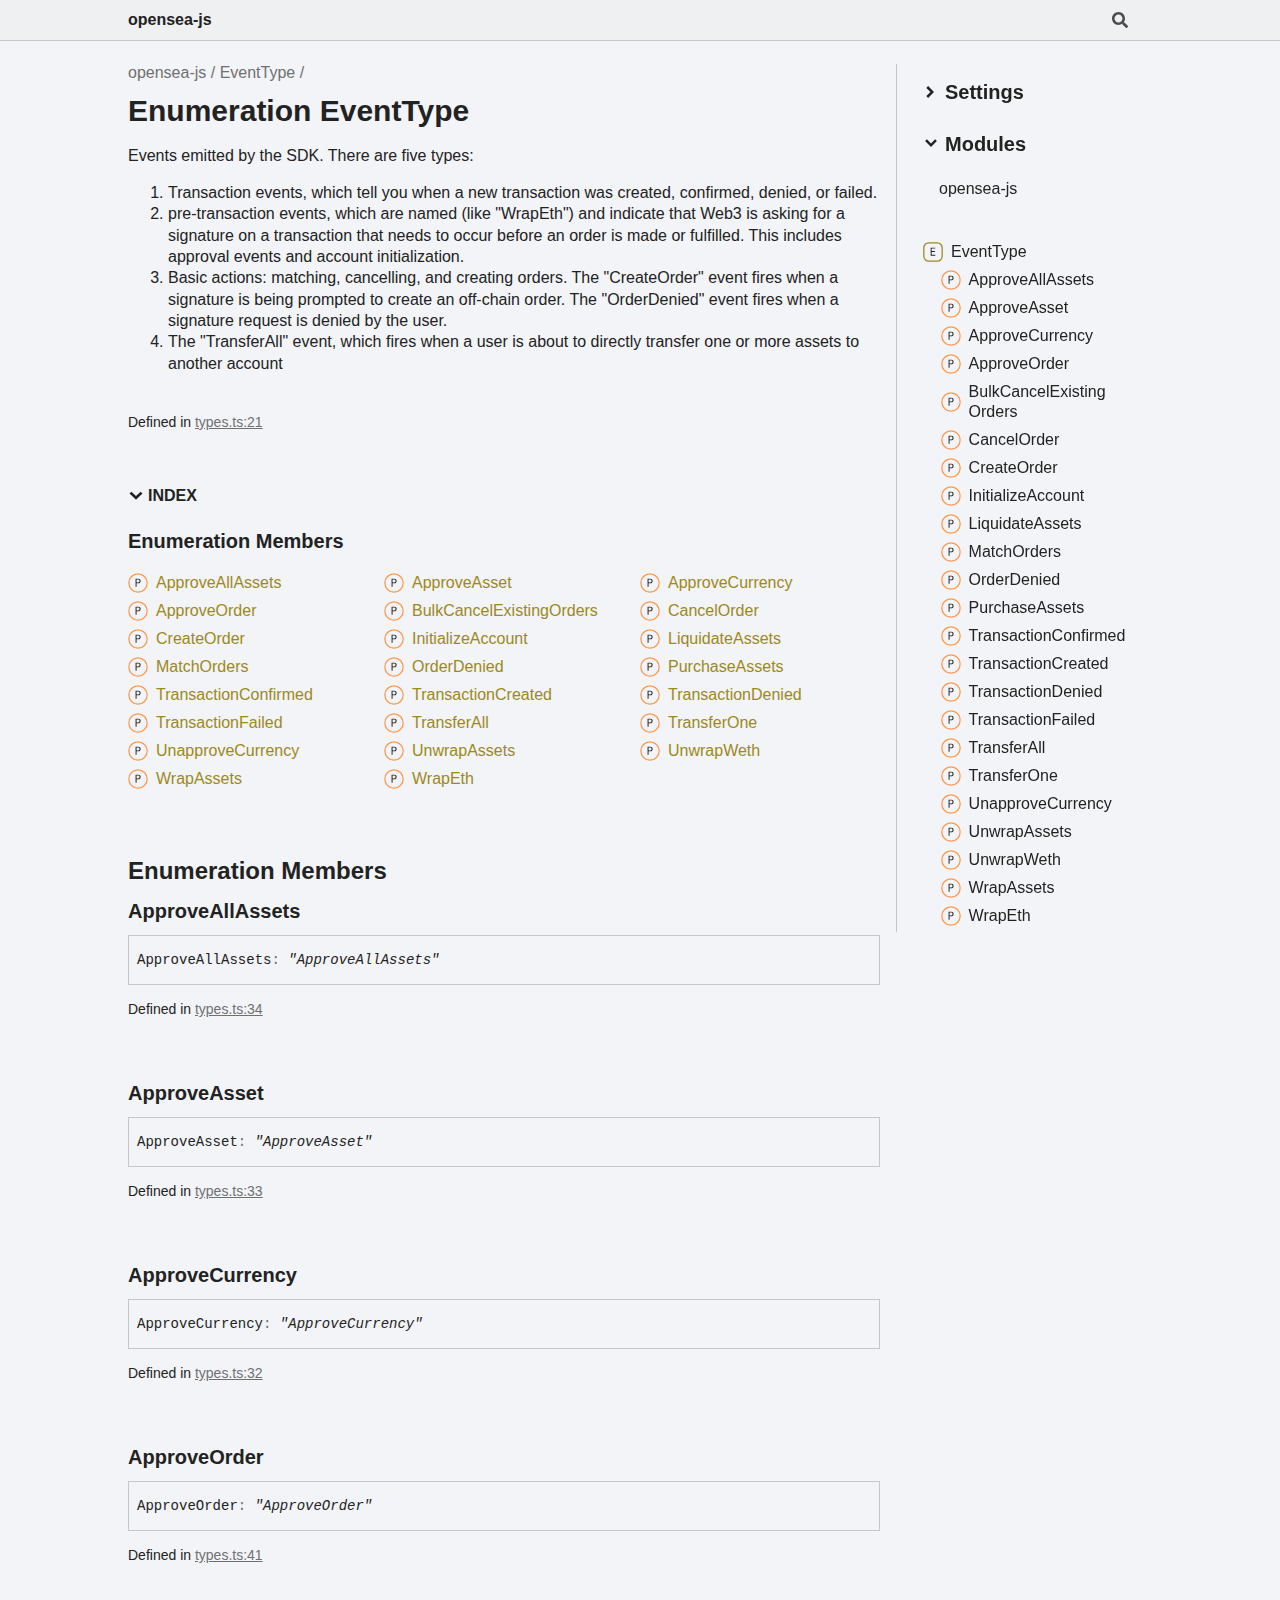
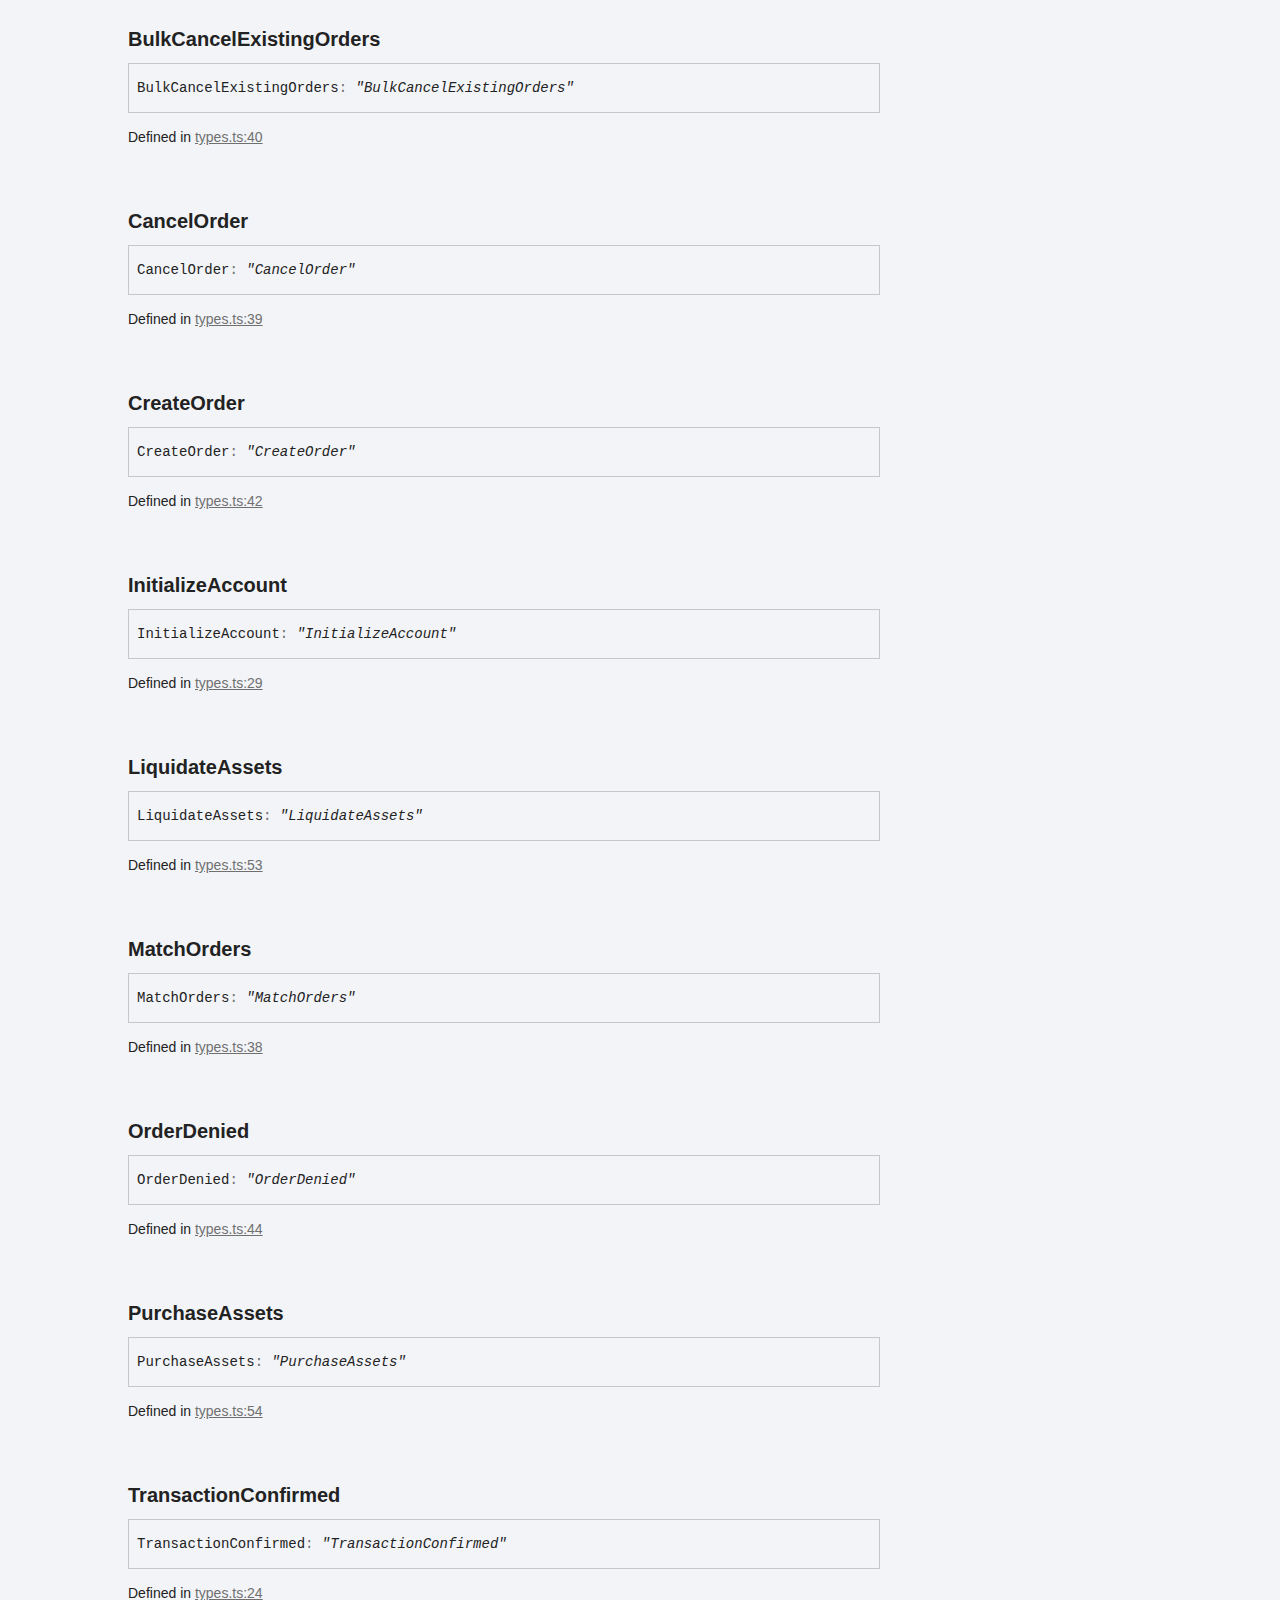
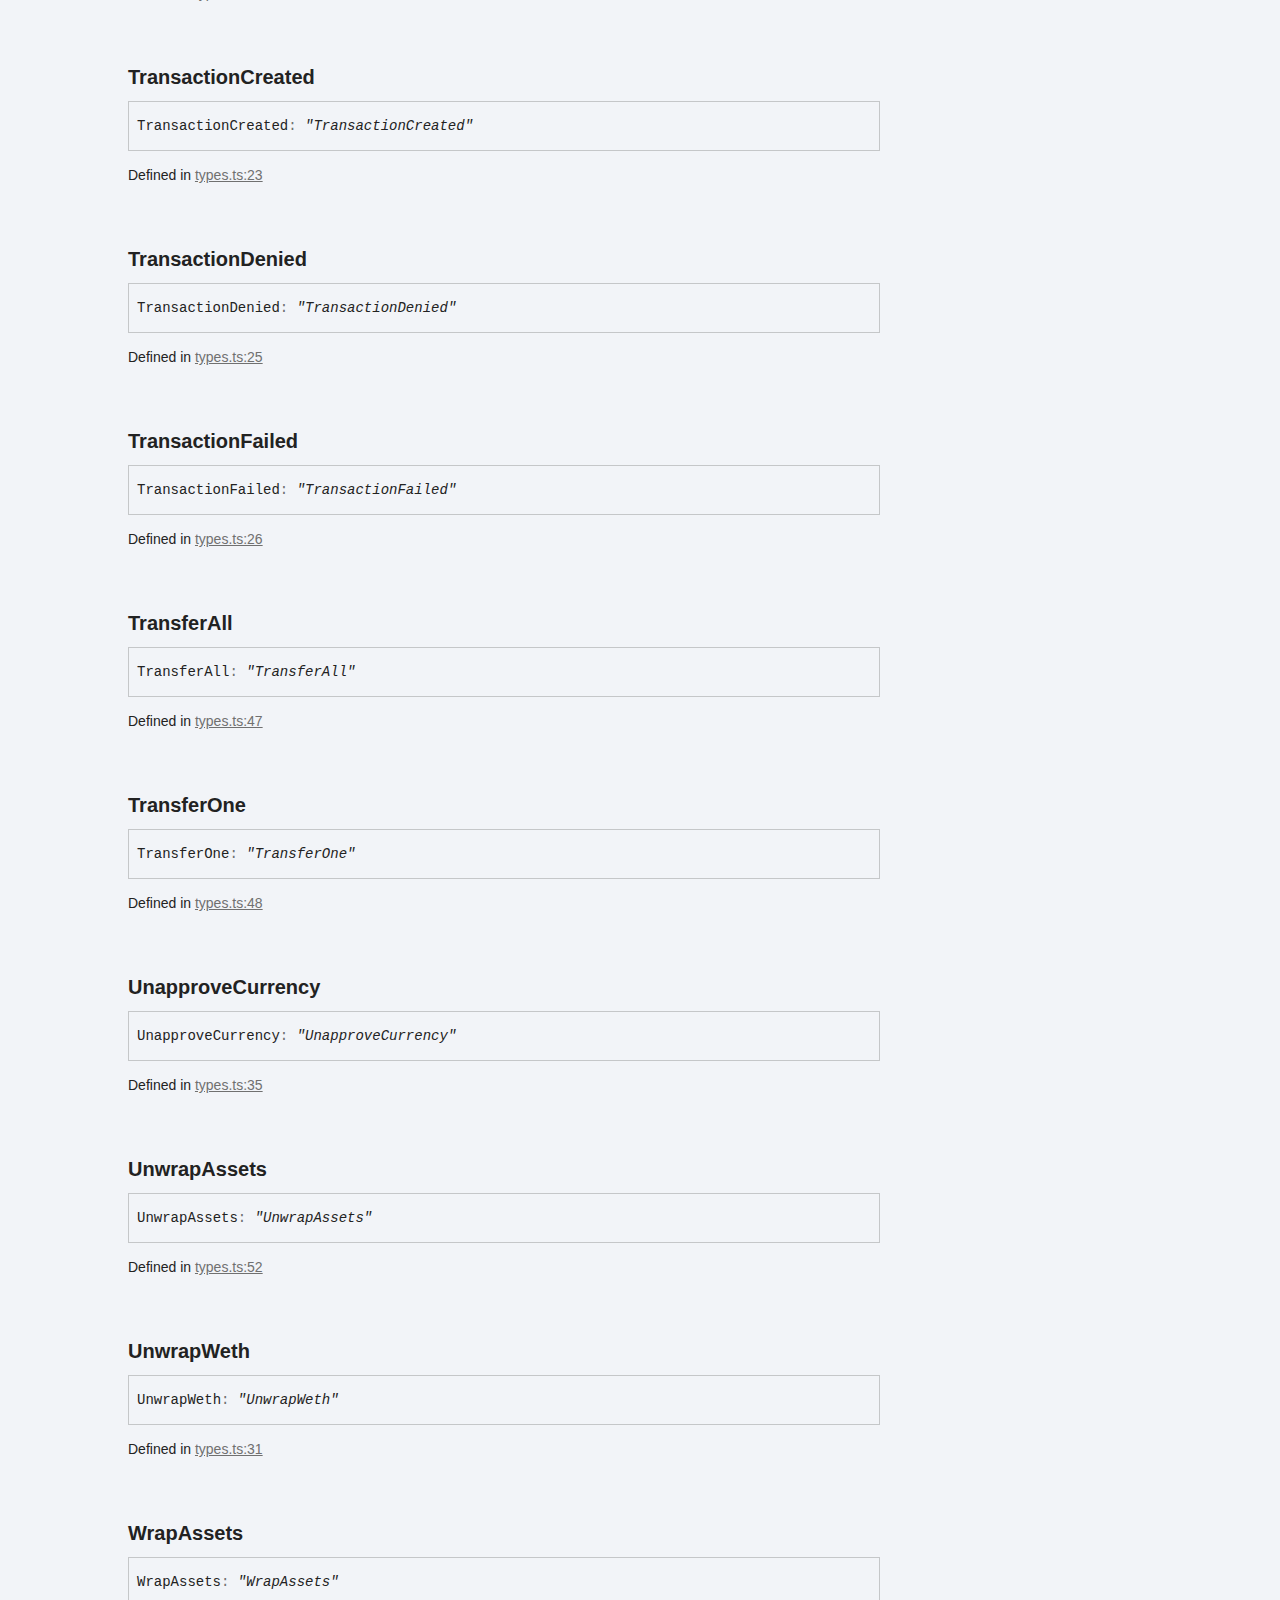
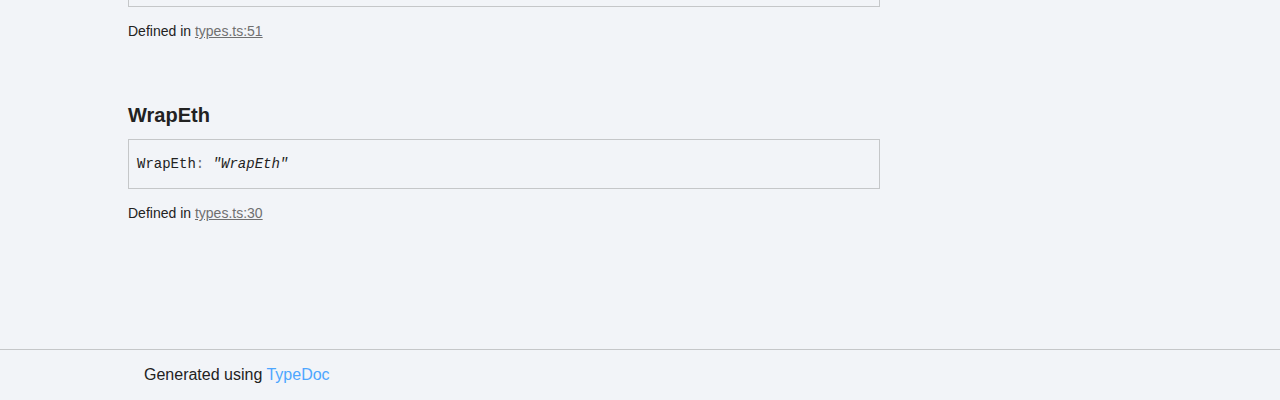
<file: enums/EventType.html>
<!DOCTYPE html><html class="default" lang="en"><head><meta charSet="utf-8"/><meta http-equiv="x-ua-compatible" content="IE=edge"/><title>EventType | opensea-js</title><meta name="description" content="Documentation for opensea-js"/><meta name="viewport" content="width=device-width, initial-scale=1"/><link rel="stylesheet" href="../assets/style.css"/><link rel="stylesheet" href="../assets/highlight.css"/><script async src="../assets/search.js" id="search-script"></script></head><body><script>document.documentElement.dataset.theme = localStorage.getItem("tsd-theme") || "os"</script><header class="tsd-page-toolbar">
<div class="tsd-toolbar-contents container">
<div class="table-cell" id="tsd-search" data-base="..">
<div class="field"><label for="tsd-search-field" class="tsd-widget tsd-toolbar-icon search no-caption"><svg width="16" height="16" viewBox="0 0 16 16" fill="none"><path d="M15.7824 13.833L12.6666 10.7177C12.5259 10.5771 12.3353 10.499 12.1353 10.499H11.6259C12.4884 9.39596 13.001 8.00859 13.001 6.49937C13.001 2.90909 10.0914 0 6.50048 0C2.90959 0 0 2.90909 0 6.49937C0 10.0896 2.90959 12.9987 6.50048 12.9987C8.00996 12.9987 9.39756 12.4863 10.5008 11.6239V12.1332C10.5008 12.3332 10.5789 12.5238 10.7195 12.6644L13.8354 15.7797C14.1292 16.0734 14.6042 16.0734 14.8948 15.7797L15.7793 14.8954C16.0731 14.6017 16.0731 14.1267 15.7824 13.833ZM6.50048 10.499C4.29094 10.499 2.50018 8.71165 2.50018 6.49937C2.50018 4.29021 4.28781 2.49976 6.50048 2.49976C8.71001 2.49976 10.5008 4.28708 10.5008 6.49937C10.5008 8.70852 8.71314 10.499 6.50048 10.499Z" fill="var(--color-text)"></path></svg></label><input type="text" id="tsd-search-field" aria-label="Search"/></div>
<div class="field">
<div id="tsd-toolbar-links"></div></div>
<ul class="results">
<li class="state loading">Preparing search index...</li>
<li class="state failure">The search index is not available</li></ul><a href="../index.html" class="title">opensea-js</a></div>
<div class="table-cell" id="tsd-widgets"><a href="#" class="tsd-widget tsd-toolbar-icon menu no-caption" data-toggle="menu" aria-label="Menu"><svg width="16" height="16" viewBox="0 0 16 16" fill="none"><rect x="1" y="3" width="14" height="2" fill="var(--color-text)"></rect><rect x="1" y="7" width="14" height="2" fill="var(--color-text)"></rect><rect x="1" y="11" width="14" height="2" fill="var(--color-text)"></rect></svg></a></div></div></header>
<div class="container container-main">
<div class="col-8 col-content">
<div class="tsd-page-title">
<ul class="tsd-breadcrumb">
<li><a href="../modules.html">opensea-js</a></li>
<li><a href="EventType.html">EventType</a></li></ul>
<h1>Enumeration EventType</h1></div>
<section class="tsd-panel tsd-comment">
<div class="tsd-comment tsd-typography"><p>Events emitted by the SDK. There are five types:</p>
<ol>
<li>Transaction events, which tell you when a new transaction was
created, confirmed, denied, or failed.</li>
<li>pre-transaction events, which are named (like &quot;WrapEth&quot;) and indicate
that Web3 is asking for a signature on a transaction that needs to occur before
an order is made or fulfilled. This includes approval events and account
initialization.</li>
<li>Basic actions: matching, cancelling, and creating orders.
The &quot;CreateOrder&quot; event fires when a signature is being prompted
to create an off-chain order. The &quot;OrderDenied&quot; event fires when a signature
request is denied by the user.</li>
<li>The &quot;TransferAll&quot; event, which fires when a user is about to directly
transfer one or more assets to another account</li>
</ol>
</div></section><aside class="tsd-sources">
<ul>
<li>Defined in <a href="https://github.com/tercel-opensea/opensea-js/blob/15dd367/src/types.ts#L21">types.ts:21</a></li></ul></aside>
<section class="tsd-panel-group tsd-index-group">
<section class="tsd-panel tsd-index-panel">
<details class="tsd-index-content tsd-index-accordion" open><summary class="tsd-accordion-summary tsd-index-summary">
<h5 class="tsd-index-heading uppercase" role="button" aria-expanded="false" tabIndex=0><svg width="16" height="16" viewBox="0 0 16 16" fill="none"><path d="M1.5 5.50969L8 11.6609L14.5 5.50969L12.5466 3.66086L8 7.96494L3.45341 3.66086L1.5 5.50969Z" fill="var(--color-text)"></path></svg> Index</h5></summary>
<div class="tsd-accordion-details">
<section class="tsd-index-section">
<h3 class="tsd-index-heading">Enumeration Members</h3>
<div class="tsd-index-list"><a href="EventType.html#ApproveAllAssets" class="tsd-index-link tsd-kind-enum-member tsd-parent-kind-enum"><svg class="tsd-kind-icon" width="24" height="24" viewBox="0 0 24 24"><rect fill="var(--color-icon-background)" stroke="#FF984D" stroke-width="1.5" x="1" y="1" width="22" height="22" rx="12" id="icon-1024-path"></rect><path d="M9.354 16V7.24H12.174C12.99 7.24 13.638 7.476 14.118 7.948C14.606 8.412 14.85 9.036 14.85 9.82C14.85 10.604 14.606 11.232 14.118 11.704C13.638 12.168 12.99 12.4 12.174 12.4H10.434V16H9.354ZM10.434 11.428H12.174C12.646 11.428 13.022 11.284 13.302 10.996C13.59 10.7 13.734 10.308 13.734 9.82C13.734 9.324 13.59 8.932 13.302 8.644C13.022 8.356 12.646 8.212 12.174 8.212H10.434V11.428Z" fill="var(--color-text)" id="icon-1024-text"></path></svg><span>Approve<wbr/>All<wbr/>Assets</span></a>
<a href="EventType.html#ApproveAsset" class="tsd-index-link tsd-kind-enum-member tsd-parent-kind-enum"><svg class="tsd-kind-icon" width="24" height="24" viewBox="0 0 24 24"><use href="#icon-1024-path"></use><use href="#icon-1024-text"></use></svg><span>Approve<wbr/>Asset</span></a>
<a href="EventType.html#ApproveCurrency" class="tsd-index-link tsd-kind-enum-member tsd-parent-kind-enum"><svg class="tsd-kind-icon" width="24" height="24" viewBox="0 0 24 24"><use href="#icon-1024-path"></use><use href="#icon-1024-text"></use></svg><span>Approve<wbr/>Currency</span></a>
<a href="EventType.html#ApproveOrder" class="tsd-index-link tsd-kind-enum-member tsd-parent-kind-enum"><svg class="tsd-kind-icon" width="24" height="24" viewBox="0 0 24 24"><use href="#icon-1024-path"></use><use href="#icon-1024-text"></use></svg><span>Approve<wbr/>Order</span></a>
<a href="EventType.html#BulkCancelExistingOrders" class="tsd-index-link tsd-kind-enum-member tsd-parent-kind-enum"><svg class="tsd-kind-icon" width="24" height="24" viewBox="0 0 24 24"><use href="#icon-1024-path"></use><use href="#icon-1024-text"></use></svg><span>Bulk<wbr/>Cancel<wbr/>Existing<wbr/>Orders</span></a>
<a href="EventType.html#CancelOrder" class="tsd-index-link tsd-kind-enum-member tsd-parent-kind-enum"><svg class="tsd-kind-icon" width="24" height="24" viewBox="0 0 24 24"><use href="#icon-1024-path"></use><use href="#icon-1024-text"></use></svg><span>Cancel<wbr/>Order</span></a>
<a href="EventType.html#CreateOrder" class="tsd-index-link tsd-kind-enum-member tsd-parent-kind-enum"><svg class="tsd-kind-icon" width="24" height="24" viewBox="0 0 24 24"><use href="#icon-1024-path"></use><use href="#icon-1024-text"></use></svg><span>Create<wbr/>Order</span></a>
<a href="EventType.html#InitializeAccount" class="tsd-index-link tsd-kind-enum-member tsd-parent-kind-enum"><svg class="tsd-kind-icon" width="24" height="24" viewBox="0 0 24 24"><use href="#icon-1024-path"></use><use href="#icon-1024-text"></use></svg><span>Initialize<wbr/>Account</span></a>
<a href="EventType.html#LiquidateAssets" class="tsd-index-link tsd-kind-enum-member tsd-parent-kind-enum"><svg class="tsd-kind-icon" width="24" height="24" viewBox="0 0 24 24"><use href="#icon-1024-path"></use><use href="#icon-1024-text"></use></svg><span>Liquidate<wbr/>Assets</span></a>
<a href="EventType.html#MatchOrders" class="tsd-index-link tsd-kind-enum-member tsd-parent-kind-enum"><svg class="tsd-kind-icon" width="24" height="24" viewBox="0 0 24 24"><use href="#icon-1024-path"></use><use href="#icon-1024-text"></use></svg><span>Match<wbr/>Orders</span></a>
<a href="EventType.html#OrderDenied" class="tsd-index-link tsd-kind-enum-member tsd-parent-kind-enum"><svg class="tsd-kind-icon" width="24" height="24" viewBox="0 0 24 24"><use href="#icon-1024-path"></use><use href="#icon-1024-text"></use></svg><span>Order<wbr/>Denied</span></a>
<a href="EventType.html#PurchaseAssets" class="tsd-index-link tsd-kind-enum-member tsd-parent-kind-enum"><svg class="tsd-kind-icon" width="24" height="24" viewBox="0 0 24 24"><use href="#icon-1024-path"></use><use href="#icon-1024-text"></use></svg><span>Purchase<wbr/>Assets</span></a>
<a href="EventType.html#TransactionConfirmed" class="tsd-index-link tsd-kind-enum-member tsd-parent-kind-enum"><svg class="tsd-kind-icon" width="24" height="24" viewBox="0 0 24 24"><use href="#icon-1024-path"></use><use href="#icon-1024-text"></use></svg><span>Transaction<wbr/>Confirmed</span></a>
<a href="EventType.html#TransactionCreated" class="tsd-index-link tsd-kind-enum-member tsd-parent-kind-enum"><svg class="tsd-kind-icon" width="24" height="24" viewBox="0 0 24 24"><use href="#icon-1024-path"></use><use href="#icon-1024-text"></use></svg><span>Transaction<wbr/>Created</span></a>
<a href="EventType.html#TransactionDenied" class="tsd-index-link tsd-kind-enum-member tsd-parent-kind-enum"><svg class="tsd-kind-icon" width="24" height="24" viewBox="0 0 24 24"><use href="#icon-1024-path"></use><use href="#icon-1024-text"></use></svg><span>Transaction<wbr/>Denied</span></a>
<a href="EventType.html#TransactionFailed" class="tsd-index-link tsd-kind-enum-member tsd-parent-kind-enum"><svg class="tsd-kind-icon" width="24" height="24" viewBox="0 0 24 24"><use href="#icon-1024-path"></use><use href="#icon-1024-text"></use></svg><span>Transaction<wbr/>Failed</span></a>
<a href="EventType.html#TransferAll" class="tsd-index-link tsd-kind-enum-member tsd-parent-kind-enum"><svg class="tsd-kind-icon" width="24" height="24" viewBox="0 0 24 24"><use href="#icon-1024-path"></use><use href="#icon-1024-text"></use></svg><span>Transfer<wbr/>All</span></a>
<a href="EventType.html#TransferOne" class="tsd-index-link tsd-kind-enum-member tsd-parent-kind-enum"><svg class="tsd-kind-icon" width="24" height="24" viewBox="0 0 24 24"><use href="#icon-1024-path"></use><use href="#icon-1024-text"></use></svg><span>Transfer<wbr/>One</span></a>
<a href="EventType.html#UnapproveCurrency" class="tsd-index-link tsd-kind-enum-member tsd-parent-kind-enum"><svg class="tsd-kind-icon" width="24" height="24" viewBox="0 0 24 24"><use href="#icon-1024-path"></use><use href="#icon-1024-text"></use></svg><span>Unapprove<wbr/>Currency</span></a>
<a href="EventType.html#UnwrapAssets" class="tsd-index-link tsd-kind-enum-member tsd-parent-kind-enum"><svg class="tsd-kind-icon" width="24" height="24" viewBox="0 0 24 24"><use href="#icon-1024-path"></use><use href="#icon-1024-text"></use></svg><span>Unwrap<wbr/>Assets</span></a>
<a href="EventType.html#UnwrapWeth" class="tsd-index-link tsd-kind-enum-member tsd-parent-kind-enum"><svg class="tsd-kind-icon" width="24" height="24" viewBox="0 0 24 24"><use href="#icon-1024-path"></use><use href="#icon-1024-text"></use></svg><span>Unwrap<wbr/>Weth</span></a>
<a href="EventType.html#WrapAssets" class="tsd-index-link tsd-kind-enum-member tsd-parent-kind-enum"><svg class="tsd-kind-icon" width="24" height="24" viewBox="0 0 24 24"><use href="#icon-1024-path"></use><use href="#icon-1024-text"></use></svg><span>Wrap<wbr/>Assets</span></a>
<a href="EventType.html#WrapEth" class="tsd-index-link tsd-kind-enum-member tsd-parent-kind-enum"><svg class="tsd-kind-icon" width="24" height="24" viewBox="0 0 24 24"><use href="#icon-1024-path"></use><use href="#icon-1024-text"></use></svg><span>Wrap<wbr/>Eth</span></a>
</div></section></div></details></section></section>
<section class="tsd-panel-group tsd-member-group">
<h2>Enumeration Members</h2>
<section class="tsd-panel tsd-member tsd-kind-enum-member tsd-parent-kind-enum"><a id="ApproveAllAssets" class="tsd-anchor"></a>
<h3 class="tsd-anchor-link"><span>Approve<wbr/>All<wbr/>Assets</span><a href="#ApproveAllAssets" aria-label="Permalink" class="tsd-anchor-icon"><svg class="icon icon-tabler icon-tabler-link" viewBox="0 0 24 24" stroke-width="2" stroke="currentColor" fill="none" stroke-linecap="round" stroke-linejoin="round"><path stroke="none" d="M0 0h24v24H0z" fill="none" id="icon-anchor-a"></path><path d="M10 14a3.5 3.5 0 0 0 5 0l4 -4a3.5 3.5 0 0 0 -5 -5l-.5 .5" id="icon-anchor-b"></path><path d="M14 10a3.5 3.5 0 0 0 -5 0l-4 4a3.5 3.5 0 0 0 5 5l.5 -.5" id="icon-anchor-c"></path></svg></a></h3>
<div class="tsd-signature">Approve<wbr/>All<wbr/>Assets<span class="tsd-signature-symbol">:</span> <span class="tsd-signature-type">&quot;ApproveAllAssets&quot;</span></div><aside class="tsd-sources">
<ul>
<li>Defined in <a href="https://github.com/tercel-opensea/opensea-js/blob/15dd367/src/types.ts#L34">types.ts:34</a></li></ul></aside></section>
<section class="tsd-panel tsd-member tsd-kind-enum-member tsd-parent-kind-enum"><a id="ApproveAsset" class="tsd-anchor"></a>
<h3 class="tsd-anchor-link"><span>Approve<wbr/>Asset</span><a href="#ApproveAsset" aria-label="Permalink" class="tsd-anchor-icon"><svg class="icon icon-tabler icon-tabler-link" viewBox="0 0 24 24" stroke-width="2" stroke="currentColor" fill="none" stroke-linecap="round" stroke-linejoin="round"><use href="#icon-anchor-a"></use><use href="#icon-anchor-b"></use><use href="#icon-anchor-c"></use></svg></a></h3>
<div class="tsd-signature">Approve<wbr/>Asset<span class="tsd-signature-symbol">:</span> <span class="tsd-signature-type">&quot;ApproveAsset&quot;</span></div><aside class="tsd-sources">
<ul>
<li>Defined in <a href="https://github.com/tercel-opensea/opensea-js/blob/15dd367/src/types.ts#L33">types.ts:33</a></li></ul></aside></section>
<section class="tsd-panel tsd-member tsd-kind-enum-member tsd-parent-kind-enum"><a id="ApproveCurrency" class="tsd-anchor"></a>
<h3 class="tsd-anchor-link"><span>Approve<wbr/>Currency</span><a href="#ApproveCurrency" aria-label="Permalink" class="tsd-anchor-icon"><svg class="icon icon-tabler icon-tabler-link" viewBox="0 0 24 24" stroke-width="2" stroke="currentColor" fill="none" stroke-linecap="round" stroke-linejoin="round"><use href="#icon-anchor-a"></use><use href="#icon-anchor-b"></use><use href="#icon-anchor-c"></use></svg></a></h3>
<div class="tsd-signature">Approve<wbr/>Currency<span class="tsd-signature-symbol">:</span> <span class="tsd-signature-type">&quot;ApproveCurrency&quot;</span></div><aside class="tsd-sources">
<ul>
<li>Defined in <a href="https://github.com/tercel-opensea/opensea-js/blob/15dd367/src/types.ts#L32">types.ts:32</a></li></ul></aside></section>
<section class="tsd-panel tsd-member tsd-kind-enum-member tsd-parent-kind-enum"><a id="ApproveOrder" class="tsd-anchor"></a>
<h3 class="tsd-anchor-link"><span>Approve<wbr/>Order</span><a href="#ApproveOrder" aria-label="Permalink" class="tsd-anchor-icon"><svg class="icon icon-tabler icon-tabler-link" viewBox="0 0 24 24" stroke-width="2" stroke="currentColor" fill="none" stroke-linecap="round" stroke-linejoin="round"><use href="#icon-anchor-a"></use><use href="#icon-anchor-b"></use><use href="#icon-anchor-c"></use></svg></a></h3>
<div class="tsd-signature">Approve<wbr/>Order<span class="tsd-signature-symbol">:</span> <span class="tsd-signature-type">&quot;ApproveOrder&quot;</span></div><aside class="tsd-sources">
<ul>
<li>Defined in <a href="https://github.com/tercel-opensea/opensea-js/blob/15dd367/src/types.ts#L41">types.ts:41</a></li></ul></aside></section>
<section class="tsd-panel tsd-member tsd-kind-enum-member tsd-parent-kind-enum"><a id="BulkCancelExistingOrders" class="tsd-anchor"></a>
<h3 class="tsd-anchor-link"><span>Bulk<wbr/>Cancel<wbr/>Existing<wbr/>Orders</span><a href="#BulkCancelExistingOrders" aria-label="Permalink" class="tsd-anchor-icon"><svg class="icon icon-tabler icon-tabler-link" viewBox="0 0 24 24" stroke-width="2" stroke="currentColor" fill="none" stroke-linecap="round" stroke-linejoin="round"><use href="#icon-anchor-a"></use><use href="#icon-anchor-b"></use><use href="#icon-anchor-c"></use></svg></a></h3>
<div class="tsd-signature">Bulk<wbr/>Cancel<wbr/>Existing<wbr/>Orders<span class="tsd-signature-symbol">:</span> <span class="tsd-signature-type">&quot;BulkCancelExistingOrders&quot;</span></div><aside class="tsd-sources">
<ul>
<li>Defined in <a href="https://github.com/tercel-opensea/opensea-js/blob/15dd367/src/types.ts#L40">types.ts:40</a></li></ul></aside></section>
<section class="tsd-panel tsd-member tsd-kind-enum-member tsd-parent-kind-enum"><a id="CancelOrder" class="tsd-anchor"></a>
<h3 class="tsd-anchor-link"><span>Cancel<wbr/>Order</span><a href="#CancelOrder" aria-label="Permalink" class="tsd-anchor-icon"><svg class="icon icon-tabler icon-tabler-link" viewBox="0 0 24 24" stroke-width="2" stroke="currentColor" fill="none" stroke-linecap="round" stroke-linejoin="round"><use href="#icon-anchor-a"></use><use href="#icon-anchor-b"></use><use href="#icon-anchor-c"></use></svg></a></h3>
<div class="tsd-signature">Cancel<wbr/>Order<span class="tsd-signature-symbol">:</span> <span class="tsd-signature-type">&quot;CancelOrder&quot;</span></div><aside class="tsd-sources">
<ul>
<li>Defined in <a href="https://github.com/tercel-opensea/opensea-js/blob/15dd367/src/types.ts#L39">types.ts:39</a></li></ul></aside></section>
<section class="tsd-panel tsd-member tsd-kind-enum-member tsd-parent-kind-enum"><a id="CreateOrder" class="tsd-anchor"></a>
<h3 class="tsd-anchor-link"><span>Create<wbr/>Order</span><a href="#CreateOrder" aria-label="Permalink" class="tsd-anchor-icon"><svg class="icon icon-tabler icon-tabler-link" viewBox="0 0 24 24" stroke-width="2" stroke="currentColor" fill="none" stroke-linecap="round" stroke-linejoin="round"><use href="#icon-anchor-a"></use><use href="#icon-anchor-b"></use><use href="#icon-anchor-c"></use></svg></a></h3>
<div class="tsd-signature">Create<wbr/>Order<span class="tsd-signature-symbol">:</span> <span class="tsd-signature-type">&quot;CreateOrder&quot;</span></div><aside class="tsd-sources">
<ul>
<li>Defined in <a href="https://github.com/tercel-opensea/opensea-js/blob/15dd367/src/types.ts#L42">types.ts:42</a></li></ul></aside></section>
<section class="tsd-panel tsd-member tsd-kind-enum-member tsd-parent-kind-enum"><a id="InitializeAccount" class="tsd-anchor"></a>
<h3 class="tsd-anchor-link"><span>Initialize<wbr/>Account</span><a href="#InitializeAccount" aria-label="Permalink" class="tsd-anchor-icon"><svg class="icon icon-tabler icon-tabler-link" viewBox="0 0 24 24" stroke-width="2" stroke="currentColor" fill="none" stroke-linecap="round" stroke-linejoin="round"><use href="#icon-anchor-a"></use><use href="#icon-anchor-b"></use><use href="#icon-anchor-c"></use></svg></a></h3>
<div class="tsd-signature">Initialize<wbr/>Account<span class="tsd-signature-symbol">:</span> <span class="tsd-signature-type">&quot;InitializeAccount&quot;</span></div><aside class="tsd-sources">
<ul>
<li>Defined in <a href="https://github.com/tercel-opensea/opensea-js/blob/15dd367/src/types.ts#L29">types.ts:29</a></li></ul></aside></section>
<section class="tsd-panel tsd-member tsd-kind-enum-member tsd-parent-kind-enum"><a id="LiquidateAssets" class="tsd-anchor"></a>
<h3 class="tsd-anchor-link"><span>Liquidate<wbr/>Assets</span><a href="#LiquidateAssets" aria-label="Permalink" class="tsd-anchor-icon"><svg class="icon icon-tabler icon-tabler-link" viewBox="0 0 24 24" stroke-width="2" stroke="currentColor" fill="none" stroke-linecap="round" stroke-linejoin="round"><use href="#icon-anchor-a"></use><use href="#icon-anchor-b"></use><use href="#icon-anchor-c"></use></svg></a></h3>
<div class="tsd-signature">Liquidate<wbr/>Assets<span class="tsd-signature-symbol">:</span> <span class="tsd-signature-type">&quot;LiquidateAssets&quot;</span></div><aside class="tsd-sources">
<ul>
<li>Defined in <a href="https://github.com/tercel-opensea/opensea-js/blob/15dd367/src/types.ts#L53">types.ts:53</a></li></ul></aside></section>
<section class="tsd-panel tsd-member tsd-kind-enum-member tsd-parent-kind-enum"><a id="MatchOrders" class="tsd-anchor"></a>
<h3 class="tsd-anchor-link"><span>Match<wbr/>Orders</span><a href="#MatchOrders" aria-label="Permalink" class="tsd-anchor-icon"><svg class="icon icon-tabler icon-tabler-link" viewBox="0 0 24 24" stroke-width="2" stroke="currentColor" fill="none" stroke-linecap="round" stroke-linejoin="round"><use href="#icon-anchor-a"></use><use href="#icon-anchor-b"></use><use href="#icon-anchor-c"></use></svg></a></h3>
<div class="tsd-signature">Match<wbr/>Orders<span class="tsd-signature-symbol">:</span> <span class="tsd-signature-type">&quot;MatchOrders&quot;</span></div><aside class="tsd-sources">
<ul>
<li>Defined in <a href="https://github.com/tercel-opensea/opensea-js/blob/15dd367/src/types.ts#L38">types.ts:38</a></li></ul></aside></section>
<section class="tsd-panel tsd-member tsd-kind-enum-member tsd-parent-kind-enum"><a id="OrderDenied" class="tsd-anchor"></a>
<h3 class="tsd-anchor-link"><span>Order<wbr/>Denied</span><a href="#OrderDenied" aria-label="Permalink" class="tsd-anchor-icon"><svg class="icon icon-tabler icon-tabler-link" viewBox="0 0 24 24" stroke-width="2" stroke="currentColor" fill="none" stroke-linecap="round" stroke-linejoin="round"><use href="#icon-anchor-a"></use><use href="#icon-anchor-b"></use><use href="#icon-anchor-c"></use></svg></a></h3>
<div class="tsd-signature">Order<wbr/>Denied<span class="tsd-signature-symbol">:</span> <span class="tsd-signature-type">&quot;OrderDenied&quot;</span></div><aside class="tsd-sources">
<ul>
<li>Defined in <a href="https://github.com/tercel-opensea/opensea-js/blob/15dd367/src/types.ts#L44">types.ts:44</a></li></ul></aside></section>
<section class="tsd-panel tsd-member tsd-kind-enum-member tsd-parent-kind-enum"><a id="PurchaseAssets" class="tsd-anchor"></a>
<h3 class="tsd-anchor-link"><span>Purchase<wbr/>Assets</span><a href="#PurchaseAssets" aria-label="Permalink" class="tsd-anchor-icon"><svg class="icon icon-tabler icon-tabler-link" viewBox="0 0 24 24" stroke-width="2" stroke="currentColor" fill="none" stroke-linecap="round" stroke-linejoin="round"><use href="#icon-anchor-a"></use><use href="#icon-anchor-b"></use><use href="#icon-anchor-c"></use></svg></a></h3>
<div class="tsd-signature">Purchase<wbr/>Assets<span class="tsd-signature-symbol">:</span> <span class="tsd-signature-type">&quot;PurchaseAssets&quot;</span></div><aside class="tsd-sources">
<ul>
<li>Defined in <a href="https://github.com/tercel-opensea/opensea-js/blob/15dd367/src/types.ts#L54">types.ts:54</a></li></ul></aside></section>
<section class="tsd-panel tsd-member tsd-kind-enum-member tsd-parent-kind-enum"><a id="TransactionConfirmed" class="tsd-anchor"></a>
<h3 class="tsd-anchor-link"><span>Transaction<wbr/>Confirmed</span><a href="#TransactionConfirmed" aria-label="Permalink" class="tsd-anchor-icon"><svg class="icon icon-tabler icon-tabler-link" viewBox="0 0 24 24" stroke-width="2" stroke="currentColor" fill="none" stroke-linecap="round" stroke-linejoin="round"><use href="#icon-anchor-a"></use><use href="#icon-anchor-b"></use><use href="#icon-anchor-c"></use></svg></a></h3>
<div class="tsd-signature">Transaction<wbr/>Confirmed<span class="tsd-signature-symbol">:</span> <span class="tsd-signature-type">&quot;TransactionConfirmed&quot;</span></div><aside class="tsd-sources">
<ul>
<li>Defined in <a href="https://github.com/tercel-opensea/opensea-js/blob/15dd367/src/types.ts#L24">types.ts:24</a></li></ul></aside></section>
<section class="tsd-panel tsd-member tsd-kind-enum-member tsd-parent-kind-enum"><a id="TransactionCreated" class="tsd-anchor"></a>
<h3 class="tsd-anchor-link"><span>Transaction<wbr/>Created</span><a href="#TransactionCreated" aria-label="Permalink" class="tsd-anchor-icon"><svg class="icon icon-tabler icon-tabler-link" viewBox="0 0 24 24" stroke-width="2" stroke="currentColor" fill="none" stroke-linecap="round" stroke-linejoin="round"><use href="#icon-anchor-a"></use><use href="#icon-anchor-b"></use><use href="#icon-anchor-c"></use></svg></a></h3>
<div class="tsd-signature">Transaction<wbr/>Created<span class="tsd-signature-symbol">:</span> <span class="tsd-signature-type">&quot;TransactionCreated&quot;</span></div><aside class="tsd-sources">
<ul>
<li>Defined in <a href="https://github.com/tercel-opensea/opensea-js/blob/15dd367/src/types.ts#L23">types.ts:23</a></li></ul></aside></section>
<section class="tsd-panel tsd-member tsd-kind-enum-member tsd-parent-kind-enum"><a id="TransactionDenied" class="tsd-anchor"></a>
<h3 class="tsd-anchor-link"><span>Transaction<wbr/>Denied</span><a href="#TransactionDenied" aria-label="Permalink" class="tsd-anchor-icon"><svg class="icon icon-tabler icon-tabler-link" viewBox="0 0 24 24" stroke-width="2" stroke="currentColor" fill="none" stroke-linecap="round" stroke-linejoin="round"><use href="#icon-anchor-a"></use><use href="#icon-anchor-b"></use><use href="#icon-anchor-c"></use></svg></a></h3>
<div class="tsd-signature">Transaction<wbr/>Denied<span class="tsd-signature-symbol">:</span> <span class="tsd-signature-type">&quot;TransactionDenied&quot;</span></div><aside class="tsd-sources">
<ul>
<li>Defined in <a href="https://github.com/tercel-opensea/opensea-js/blob/15dd367/src/types.ts#L25">types.ts:25</a></li></ul></aside></section>
<section class="tsd-panel tsd-member tsd-kind-enum-member tsd-parent-kind-enum"><a id="TransactionFailed" class="tsd-anchor"></a>
<h3 class="tsd-anchor-link"><span>Transaction<wbr/>Failed</span><a href="#TransactionFailed" aria-label="Permalink" class="tsd-anchor-icon"><svg class="icon icon-tabler icon-tabler-link" viewBox="0 0 24 24" stroke-width="2" stroke="currentColor" fill="none" stroke-linecap="round" stroke-linejoin="round"><use href="#icon-anchor-a"></use><use href="#icon-anchor-b"></use><use href="#icon-anchor-c"></use></svg></a></h3>
<div class="tsd-signature">Transaction<wbr/>Failed<span class="tsd-signature-symbol">:</span> <span class="tsd-signature-type">&quot;TransactionFailed&quot;</span></div><aside class="tsd-sources">
<ul>
<li>Defined in <a href="https://github.com/tercel-opensea/opensea-js/blob/15dd367/src/types.ts#L26">types.ts:26</a></li></ul></aside></section>
<section class="tsd-panel tsd-member tsd-kind-enum-member tsd-parent-kind-enum"><a id="TransferAll" class="tsd-anchor"></a>
<h3 class="tsd-anchor-link"><span>Transfer<wbr/>All</span><a href="#TransferAll" aria-label="Permalink" class="tsd-anchor-icon"><svg class="icon icon-tabler icon-tabler-link" viewBox="0 0 24 24" stroke-width="2" stroke="currentColor" fill="none" stroke-linecap="round" stroke-linejoin="round"><use href="#icon-anchor-a"></use><use href="#icon-anchor-b"></use><use href="#icon-anchor-c"></use></svg></a></h3>
<div class="tsd-signature">Transfer<wbr/>All<span class="tsd-signature-symbol">:</span> <span class="tsd-signature-type">&quot;TransferAll&quot;</span></div><aside class="tsd-sources">
<ul>
<li>Defined in <a href="https://github.com/tercel-opensea/opensea-js/blob/15dd367/src/types.ts#L47">types.ts:47</a></li></ul></aside></section>
<section class="tsd-panel tsd-member tsd-kind-enum-member tsd-parent-kind-enum"><a id="TransferOne" class="tsd-anchor"></a>
<h3 class="tsd-anchor-link"><span>Transfer<wbr/>One</span><a href="#TransferOne" aria-label="Permalink" class="tsd-anchor-icon"><svg class="icon icon-tabler icon-tabler-link" viewBox="0 0 24 24" stroke-width="2" stroke="currentColor" fill="none" stroke-linecap="round" stroke-linejoin="round"><use href="#icon-anchor-a"></use><use href="#icon-anchor-b"></use><use href="#icon-anchor-c"></use></svg></a></h3>
<div class="tsd-signature">Transfer<wbr/>One<span class="tsd-signature-symbol">:</span> <span class="tsd-signature-type">&quot;TransferOne&quot;</span></div><aside class="tsd-sources">
<ul>
<li>Defined in <a href="https://github.com/tercel-opensea/opensea-js/blob/15dd367/src/types.ts#L48">types.ts:48</a></li></ul></aside></section>
<section class="tsd-panel tsd-member tsd-kind-enum-member tsd-parent-kind-enum"><a id="UnapproveCurrency" class="tsd-anchor"></a>
<h3 class="tsd-anchor-link"><span>Unapprove<wbr/>Currency</span><a href="#UnapproveCurrency" aria-label="Permalink" class="tsd-anchor-icon"><svg class="icon icon-tabler icon-tabler-link" viewBox="0 0 24 24" stroke-width="2" stroke="currentColor" fill="none" stroke-linecap="round" stroke-linejoin="round"><use href="#icon-anchor-a"></use><use href="#icon-anchor-b"></use><use href="#icon-anchor-c"></use></svg></a></h3>
<div class="tsd-signature">Unapprove<wbr/>Currency<span class="tsd-signature-symbol">:</span> <span class="tsd-signature-type">&quot;UnapproveCurrency&quot;</span></div><aside class="tsd-sources">
<ul>
<li>Defined in <a href="https://github.com/tercel-opensea/opensea-js/blob/15dd367/src/types.ts#L35">types.ts:35</a></li></ul></aside></section>
<section class="tsd-panel tsd-member tsd-kind-enum-member tsd-parent-kind-enum"><a id="UnwrapAssets" class="tsd-anchor"></a>
<h3 class="tsd-anchor-link"><span>Unwrap<wbr/>Assets</span><a href="#UnwrapAssets" aria-label="Permalink" class="tsd-anchor-icon"><svg class="icon icon-tabler icon-tabler-link" viewBox="0 0 24 24" stroke-width="2" stroke="currentColor" fill="none" stroke-linecap="round" stroke-linejoin="round"><use href="#icon-anchor-a"></use><use href="#icon-anchor-b"></use><use href="#icon-anchor-c"></use></svg></a></h3>
<div class="tsd-signature">Unwrap<wbr/>Assets<span class="tsd-signature-symbol">:</span> <span class="tsd-signature-type">&quot;UnwrapAssets&quot;</span></div><aside class="tsd-sources">
<ul>
<li>Defined in <a href="https://github.com/tercel-opensea/opensea-js/blob/15dd367/src/types.ts#L52">types.ts:52</a></li></ul></aside></section>
<section class="tsd-panel tsd-member tsd-kind-enum-member tsd-parent-kind-enum"><a id="UnwrapWeth" class="tsd-anchor"></a>
<h3 class="tsd-anchor-link"><span>Unwrap<wbr/>Weth</span><a href="#UnwrapWeth" aria-label="Permalink" class="tsd-anchor-icon"><svg class="icon icon-tabler icon-tabler-link" viewBox="0 0 24 24" stroke-width="2" stroke="currentColor" fill="none" stroke-linecap="round" stroke-linejoin="round"><use href="#icon-anchor-a"></use><use href="#icon-anchor-b"></use><use href="#icon-anchor-c"></use></svg></a></h3>
<div class="tsd-signature">Unwrap<wbr/>Weth<span class="tsd-signature-symbol">:</span> <span class="tsd-signature-type">&quot;UnwrapWeth&quot;</span></div><aside class="tsd-sources">
<ul>
<li>Defined in <a href="https://github.com/tercel-opensea/opensea-js/blob/15dd367/src/types.ts#L31">types.ts:31</a></li></ul></aside></section>
<section class="tsd-panel tsd-member tsd-kind-enum-member tsd-parent-kind-enum"><a id="WrapAssets" class="tsd-anchor"></a>
<h3 class="tsd-anchor-link"><span>Wrap<wbr/>Assets</span><a href="#WrapAssets" aria-label="Permalink" class="tsd-anchor-icon"><svg class="icon icon-tabler icon-tabler-link" viewBox="0 0 24 24" stroke-width="2" stroke="currentColor" fill="none" stroke-linecap="round" stroke-linejoin="round"><use href="#icon-anchor-a"></use><use href="#icon-anchor-b"></use><use href="#icon-anchor-c"></use></svg></a></h3>
<div class="tsd-signature">Wrap<wbr/>Assets<span class="tsd-signature-symbol">:</span> <span class="tsd-signature-type">&quot;WrapAssets&quot;</span></div><aside class="tsd-sources">
<ul>
<li>Defined in <a href="https://github.com/tercel-opensea/opensea-js/blob/15dd367/src/types.ts#L51">types.ts:51</a></li></ul></aside></section>
<section class="tsd-panel tsd-member tsd-kind-enum-member tsd-parent-kind-enum"><a id="WrapEth" class="tsd-anchor"></a>
<h3 class="tsd-anchor-link"><span>Wrap<wbr/>Eth</span><a href="#WrapEth" aria-label="Permalink" class="tsd-anchor-icon"><svg class="icon icon-tabler icon-tabler-link" viewBox="0 0 24 24" stroke-width="2" stroke="currentColor" fill="none" stroke-linecap="round" stroke-linejoin="round"><use href="#icon-anchor-a"></use><use href="#icon-anchor-b"></use><use href="#icon-anchor-c"></use></svg></a></h3>
<div class="tsd-signature">Wrap<wbr/>Eth<span class="tsd-signature-symbol">:</span> <span class="tsd-signature-type">&quot;WrapEth&quot;</span></div><aside class="tsd-sources">
<ul>
<li>Defined in <a href="https://github.com/tercel-opensea/opensea-js/blob/15dd367/src/types.ts#L30">types.ts:30</a></li></ul></aside></section></section></div>
<div class="col-4 col-menu menu-sticky-wrap menu-highlight">
<div class="tsd-navigation settings">
<details class="tsd-index-accordion"><summary class="tsd-accordion-summary">
<h3><svg width="20" height="20" viewBox="0 0 24 24" fill="none"><path d="M4.93896 8.531L12 15.591L19.061 8.531L16.939 6.409L12 11.349L7.06098 6.409L4.93896 8.531Z" fill="var(--color-text)"></path></svg> Settings</h3></summary>
<div class="tsd-accordion-details">
<div class="tsd-filter-visibility">
<h4 class="uppercase">Member Visibility</h4><form>
<ul id="tsd-filter-options">
<li class="tsd-filter-item"><label class="tsd-filter-input"><input type="checkbox" id="tsd-filter-protected" name="protected"/><svg width="32" height="32" viewBox="0 0 32 32" aria-hidden="true"><rect class="tsd-checkbox-background" width="30" height="30" x="1" y="1" rx="6" fill="none"></rect><path class="tsd-checkbox-checkmark" d="M8.35422 16.8214L13.2143 21.75L24.6458 10.25" stroke="none" stroke-width="3.5" stroke-linejoin="round" fill="none"></path></svg><span>Protected</span></label></li>
<li class="tsd-filter-item"><label class="tsd-filter-input"><input type="checkbox" id="tsd-filter-private" name="private"/><svg width="32" height="32" viewBox="0 0 32 32" aria-hidden="true"><rect class="tsd-checkbox-background" width="30" height="30" x="1" y="1" rx="6" fill="none"></rect><path class="tsd-checkbox-checkmark" d="M8.35422 16.8214L13.2143 21.75L24.6458 10.25" stroke="none" stroke-width="3.5" stroke-linejoin="round" fill="none"></path></svg><span>Private</span></label></li>
<li class="tsd-filter-item"><label class="tsd-filter-input"><input type="checkbox" id="tsd-filter-inherited" name="inherited" checked/><svg width="32" height="32" viewBox="0 0 32 32" aria-hidden="true"><rect class="tsd-checkbox-background" width="30" height="30" x="1" y="1" rx="6" fill="none"></rect><path class="tsd-checkbox-checkmark" d="M8.35422 16.8214L13.2143 21.75L24.6458 10.25" stroke="none" stroke-width="3.5" stroke-linejoin="round" fill="none"></path></svg><span>Inherited</span></label></li>
<li class="tsd-filter-item"><label class="tsd-filter-input"><input type="checkbox" id="tsd-filter-external" name="external"/><svg width="32" height="32" viewBox="0 0 32 32" aria-hidden="true"><rect class="tsd-checkbox-background" width="30" height="30" x="1" y="1" rx="6" fill="none"></rect><path class="tsd-checkbox-checkmark" d="M8.35422 16.8214L13.2143 21.75L24.6458 10.25" stroke="none" stroke-width="3.5" stroke-linejoin="round" fill="none"></path></svg><span>External</span></label></li></ul></form></div>
<div class="tsd-theme-toggle">
<h4 class="uppercase">Theme</h4><select id="theme"><option value="os">OS</option><option value="light">Light</option><option value="dark">Dark</option></select></div></div></details></div>
<nav class="tsd-navigation primary">
<details class="tsd-index-accordion" open><summary class="tsd-accordion-summary">
<h3><svg width="20" height="20" viewBox="0 0 24 24" fill="none"><path d="M4.93896 8.531L12 15.591L19.061 8.531L16.939 6.409L12 11.349L7.06098 6.409L4.93896 8.531Z" fill="var(--color-text)"></path></svg> Modules</h3></summary>
<div class="tsd-accordion-details">
<ul>
<li><a href="../modules.html">opensea-<wbr/>js</a>
<ul></ul></li></ul></div></details></nav>
<nav class="tsd-navigation secondary menu-sticky">
<ul>
<li class="current tsd-kind-enum"><a href="EventType.html" class="tsd-index-link"><svg class="tsd-kind-icon" width="24" height="24" viewBox="0 0 24 24"><rect fill="var(--color-icon-background)" stroke="var(--color-ts-enum)" stroke-width="1.5" x="1" y="1" width="22" height="22" rx="6" id="icon-8-path"></rect><path d="M9.45 16V7.24H14.49V8.224H10.518V10.936H14.07V11.908H10.518V15.016H14.49V16H9.45Z" fill="var(--color-text)" id="icon-8-text"></path></svg><span>Event<wbr/>Type</span></a>
<ul>
<li class="tsd-kind-enum-member tsd-parent-kind-enum"><a href="EventType.html#ApproveAllAssets" class="tsd-index-link"><svg class="tsd-kind-icon" width="24" height="24" viewBox="0 0 24 24"><use href="#icon-1024-path"></use><use href="#icon-1024-text"></use></svg>Approve<wbr/>All<wbr/>Assets</a></li>
<li class="tsd-kind-enum-member tsd-parent-kind-enum"><a href="EventType.html#ApproveAsset" class="tsd-index-link"><svg class="tsd-kind-icon" width="24" height="24" viewBox="0 0 24 24"><use href="#icon-1024-path"></use><use href="#icon-1024-text"></use></svg>Approve<wbr/>Asset</a></li>
<li class="tsd-kind-enum-member tsd-parent-kind-enum"><a href="EventType.html#ApproveCurrency" class="tsd-index-link"><svg class="tsd-kind-icon" width="24" height="24" viewBox="0 0 24 24"><use href="#icon-1024-path"></use><use href="#icon-1024-text"></use></svg>Approve<wbr/>Currency</a></li>
<li class="tsd-kind-enum-member tsd-parent-kind-enum"><a href="EventType.html#ApproveOrder" class="tsd-index-link"><svg class="tsd-kind-icon" width="24" height="24" viewBox="0 0 24 24"><use href="#icon-1024-path"></use><use href="#icon-1024-text"></use></svg>Approve<wbr/>Order</a></li>
<li class="tsd-kind-enum-member tsd-parent-kind-enum"><a href="EventType.html#BulkCancelExistingOrders" class="tsd-index-link"><svg class="tsd-kind-icon" width="24" height="24" viewBox="0 0 24 24"><use href="#icon-1024-path"></use><use href="#icon-1024-text"></use></svg>Bulk<wbr/>Cancel<wbr/>Existing<wbr/>Orders</a></li>
<li class="tsd-kind-enum-member tsd-parent-kind-enum"><a href="EventType.html#CancelOrder" class="tsd-index-link"><svg class="tsd-kind-icon" width="24" height="24" viewBox="0 0 24 24"><use href="#icon-1024-path"></use><use href="#icon-1024-text"></use></svg>Cancel<wbr/>Order</a></li>
<li class="tsd-kind-enum-member tsd-parent-kind-enum"><a href="EventType.html#CreateOrder" class="tsd-index-link"><svg class="tsd-kind-icon" width="24" height="24" viewBox="0 0 24 24"><use href="#icon-1024-path"></use><use href="#icon-1024-text"></use></svg>Create<wbr/>Order</a></li>
<li class="tsd-kind-enum-member tsd-parent-kind-enum"><a href="EventType.html#InitializeAccount" class="tsd-index-link"><svg class="tsd-kind-icon" width="24" height="24" viewBox="0 0 24 24"><use href="#icon-1024-path"></use><use href="#icon-1024-text"></use></svg>Initialize<wbr/>Account</a></li>
<li class="tsd-kind-enum-member tsd-parent-kind-enum"><a href="EventType.html#LiquidateAssets" class="tsd-index-link"><svg class="tsd-kind-icon" width="24" height="24" viewBox="0 0 24 24"><use href="#icon-1024-path"></use><use href="#icon-1024-text"></use></svg>Liquidate<wbr/>Assets</a></li>
<li class="tsd-kind-enum-member tsd-parent-kind-enum"><a href="EventType.html#MatchOrders" class="tsd-index-link"><svg class="tsd-kind-icon" width="24" height="24" viewBox="0 0 24 24"><use href="#icon-1024-path"></use><use href="#icon-1024-text"></use></svg>Match<wbr/>Orders</a></li>
<li class="tsd-kind-enum-member tsd-parent-kind-enum"><a href="EventType.html#OrderDenied" class="tsd-index-link"><svg class="tsd-kind-icon" width="24" height="24" viewBox="0 0 24 24"><use href="#icon-1024-path"></use><use href="#icon-1024-text"></use></svg>Order<wbr/>Denied</a></li>
<li class="tsd-kind-enum-member tsd-parent-kind-enum"><a href="EventType.html#PurchaseAssets" class="tsd-index-link"><svg class="tsd-kind-icon" width="24" height="24" viewBox="0 0 24 24"><use href="#icon-1024-path"></use><use href="#icon-1024-text"></use></svg>Purchase<wbr/>Assets</a></li>
<li class="tsd-kind-enum-member tsd-parent-kind-enum"><a href="EventType.html#TransactionConfirmed" class="tsd-index-link"><svg class="tsd-kind-icon" width="24" height="24" viewBox="0 0 24 24"><use href="#icon-1024-path"></use><use href="#icon-1024-text"></use></svg>Transaction<wbr/>Confirmed</a></li>
<li class="tsd-kind-enum-member tsd-parent-kind-enum"><a href="EventType.html#TransactionCreated" class="tsd-index-link"><svg class="tsd-kind-icon" width="24" height="24" viewBox="0 0 24 24"><use href="#icon-1024-path"></use><use href="#icon-1024-text"></use></svg>Transaction<wbr/>Created</a></li>
<li class="tsd-kind-enum-member tsd-parent-kind-enum"><a href="EventType.html#TransactionDenied" class="tsd-index-link"><svg class="tsd-kind-icon" width="24" height="24" viewBox="0 0 24 24"><use href="#icon-1024-path"></use><use href="#icon-1024-text"></use></svg>Transaction<wbr/>Denied</a></li>
<li class="tsd-kind-enum-member tsd-parent-kind-enum"><a href="EventType.html#TransactionFailed" class="tsd-index-link"><svg class="tsd-kind-icon" width="24" height="24" viewBox="0 0 24 24"><use href="#icon-1024-path"></use><use href="#icon-1024-text"></use></svg>Transaction<wbr/>Failed</a></li>
<li class="tsd-kind-enum-member tsd-parent-kind-enum"><a href="EventType.html#TransferAll" class="tsd-index-link"><svg class="tsd-kind-icon" width="24" height="24" viewBox="0 0 24 24"><use href="#icon-1024-path"></use><use href="#icon-1024-text"></use></svg>Transfer<wbr/>All</a></li>
<li class="tsd-kind-enum-member tsd-parent-kind-enum"><a href="EventType.html#TransferOne" class="tsd-index-link"><svg class="tsd-kind-icon" width="24" height="24" viewBox="0 0 24 24"><use href="#icon-1024-path"></use><use href="#icon-1024-text"></use></svg>Transfer<wbr/>One</a></li>
<li class="tsd-kind-enum-member tsd-parent-kind-enum"><a href="EventType.html#UnapproveCurrency" class="tsd-index-link"><svg class="tsd-kind-icon" width="24" height="24" viewBox="0 0 24 24"><use href="#icon-1024-path"></use><use href="#icon-1024-text"></use></svg>Unapprove<wbr/>Currency</a></li>
<li class="tsd-kind-enum-member tsd-parent-kind-enum"><a href="EventType.html#UnwrapAssets" class="tsd-index-link"><svg class="tsd-kind-icon" width="24" height="24" viewBox="0 0 24 24"><use href="#icon-1024-path"></use><use href="#icon-1024-text"></use></svg>Unwrap<wbr/>Assets</a></li>
<li class="tsd-kind-enum-member tsd-parent-kind-enum"><a href="EventType.html#UnwrapWeth" class="tsd-index-link"><svg class="tsd-kind-icon" width="24" height="24" viewBox="0 0 24 24"><use href="#icon-1024-path"></use><use href="#icon-1024-text"></use></svg>Unwrap<wbr/>Weth</a></li>
<li class="tsd-kind-enum-member tsd-parent-kind-enum"><a href="EventType.html#WrapAssets" class="tsd-index-link"><svg class="tsd-kind-icon" width="24" height="24" viewBox="0 0 24 24"><use href="#icon-1024-path"></use><use href="#icon-1024-text"></use></svg>Wrap<wbr/>Assets</a></li>
<li class="tsd-kind-enum-member tsd-parent-kind-enum"><a href="EventType.html#WrapEth" class="tsd-index-link"><svg class="tsd-kind-icon" width="24" height="24" viewBox="0 0 24 24"><use href="#icon-1024-path"></use><use href="#icon-1024-text"></use></svg>Wrap<wbr/>Eth</a></li></ul></li></ul></nav></div></div>
<div class="container tsd-generator">
<p>Generated using <a href="https://typedoc.org/" target="_blank">TypeDoc</a></p></div>
<div class="overlay"></div><script src="../assets/main.js"></script></body></html>
</file>
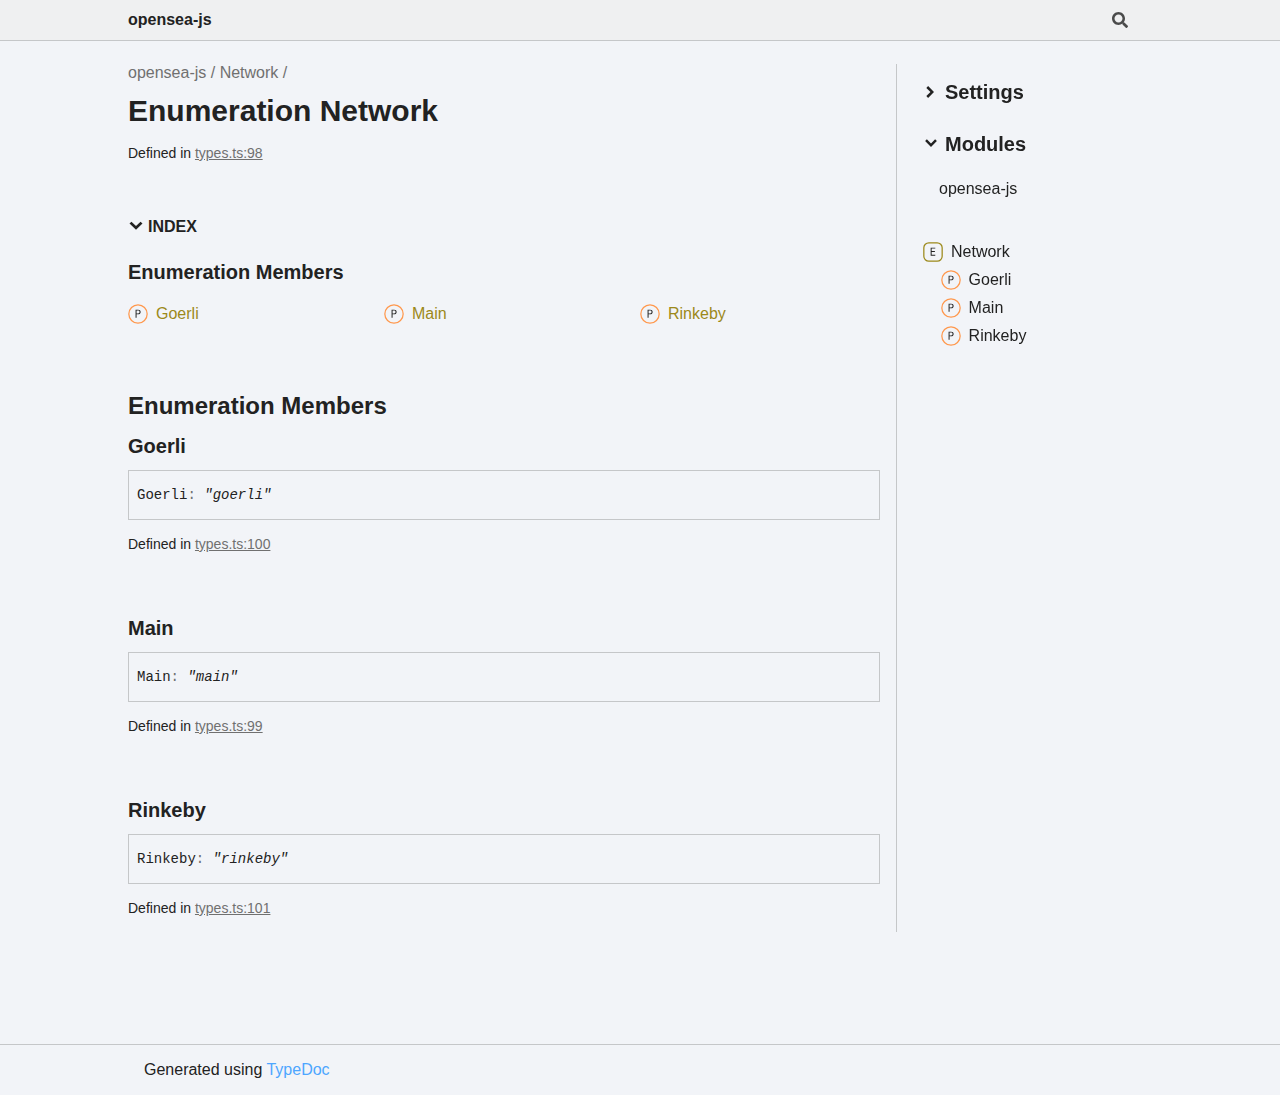
<file: enums/Network.html>
<!DOCTYPE html><html class="default" lang="en"><head><meta charSet="utf-8"/><meta http-equiv="x-ua-compatible" content="IE=edge"/><title>Network | opensea-js</title><meta name="description" content="Documentation for opensea-js"/><meta name="viewport" content="width=device-width, initial-scale=1"/><link rel="stylesheet" href="../assets/style.css"/><link rel="stylesheet" href="../assets/highlight.css"/><script async src="../assets/search.js" id="search-script"></script></head><body><script>document.documentElement.dataset.theme = localStorage.getItem("tsd-theme") || "os"</script><header class="tsd-page-toolbar">
<div class="tsd-toolbar-contents container">
<div class="table-cell" id="tsd-search" data-base="..">
<div class="field"><label for="tsd-search-field" class="tsd-widget tsd-toolbar-icon search no-caption"><svg width="16" height="16" viewBox="0 0 16 16" fill="none"><path d="M15.7824 13.833L12.6666 10.7177C12.5259 10.5771 12.3353 10.499 12.1353 10.499H11.6259C12.4884 9.39596 13.001 8.00859 13.001 6.49937C13.001 2.90909 10.0914 0 6.50048 0C2.90959 0 0 2.90909 0 6.49937C0 10.0896 2.90959 12.9987 6.50048 12.9987C8.00996 12.9987 9.39756 12.4863 10.5008 11.6239V12.1332C10.5008 12.3332 10.5789 12.5238 10.7195 12.6644L13.8354 15.7797C14.1292 16.0734 14.6042 16.0734 14.8948 15.7797L15.7793 14.8954C16.0731 14.6017 16.0731 14.1267 15.7824 13.833ZM6.50048 10.499C4.29094 10.499 2.50018 8.71165 2.50018 6.49937C2.50018 4.29021 4.28781 2.49976 6.50048 2.49976C8.71001 2.49976 10.5008 4.28708 10.5008 6.49937C10.5008 8.70852 8.71314 10.499 6.50048 10.499Z" fill="var(--color-text)"></path></svg></label><input type="text" id="tsd-search-field" aria-label="Search"/></div>
<div class="field">
<div id="tsd-toolbar-links"></div></div>
<ul class="results">
<li class="state loading">Preparing search index...</li>
<li class="state failure">The search index is not available</li></ul><a href="../index.html" class="title">opensea-js</a></div>
<div class="table-cell" id="tsd-widgets"><a href="#" class="tsd-widget tsd-toolbar-icon menu no-caption" data-toggle="menu" aria-label="Menu"><svg width="16" height="16" viewBox="0 0 16 16" fill="none"><rect x="1" y="3" width="14" height="2" fill="var(--color-text)"></rect><rect x="1" y="7" width="14" height="2" fill="var(--color-text)"></rect><rect x="1" y="11" width="14" height="2" fill="var(--color-text)"></rect></svg></a></div></div></header>
<div class="container container-main">
<div class="col-8 col-content">
<div class="tsd-page-title">
<ul class="tsd-breadcrumb">
<li><a href="../modules.html">opensea-js</a></li>
<li><a href="Network.html">Network</a></li></ul>
<h1>Enumeration Network</h1></div><aside class="tsd-sources">
<ul>
<li>Defined in <a href="https://github.com/tercel-opensea/opensea-js/blob/15dd367/src/types.ts#L98">types.ts:98</a></li></ul></aside>
<section class="tsd-panel-group tsd-index-group">
<section class="tsd-panel tsd-index-panel">
<details class="tsd-index-content tsd-index-accordion" open><summary class="tsd-accordion-summary tsd-index-summary">
<h5 class="tsd-index-heading uppercase" role="button" aria-expanded="false" tabIndex=0><svg width="16" height="16" viewBox="0 0 16 16" fill="none"><path d="M1.5 5.50969L8 11.6609L14.5 5.50969L12.5466 3.66086L8 7.96494L3.45341 3.66086L1.5 5.50969Z" fill="var(--color-text)"></path></svg> Index</h5></summary>
<div class="tsd-accordion-details">
<section class="tsd-index-section">
<h3 class="tsd-index-heading">Enumeration Members</h3>
<div class="tsd-index-list"><a href="Network.html#Goerli" class="tsd-index-link tsd-kind-enum-member tsd-parent-kind-enum"><svg class="tsd-kind-icon" width="24" height="24" viewBox="0 0 24 24"><rect fill="var(--color-icon-background)" stroke="#FF984D" stroke-width="1.5" x="1" y="1" width="22" height="22" rx="12" id="icon-1024-path"></rect><path d="M9.354 16V7.24H12.174C12.99 7.24 13.638 7.476 14.118 7.948C14.606 8.412 14.85 9.036 14.85 9.82C14.85 10.604 14.606 11.232 14.118 11.704C13.638 12.168 12.99 12.4 12.174 12.4H10.434V16H9.354ZM10.434 11.428H12.174C12.646 11.428 13.022 11.284 13.302 10.996C13.59 10.7 13.734 10.308 13.734 9.82C13.734 9.324 13.59 8.932 13.302 8.644C13.022 8.356 12.646 8.212 12.174 8.212H10.434V11.428Z" fill="var(--color-text)" id="icon-1024-text"></path></svg><span>Goerli</span></a>
<a href="Network.html#Main" class="tsd-index-link tsd-kind-enum-member tsd-parent-kind-enum"><svg class="tsd-kind-icon" width="24" height="24" viewBox="0 0 24 24"><use href="#icon-1024-path"></use><use href="#icon-1024-text"></use></svg><span>Main</span></a>
<a href="Network.html#Rinkeby" class="tsd-index-link tsd-kind-enum-member tsd-parent-kind-enum"><svg class="tsd-kind-icon" width="24" height="24" viewBox="0 0 24 24"><use href="#icon-1024-path"></use><use href="#icon-1024-text"></use></svg><span>Rinkeby</span></a>
</div></section></div></details></section></section>
<section class="tsd-panel-group tsd-member-group">
<h2>Enumeration Members</h2>
<section class="tsd-panel tsd-member tsd-kind-enum-member tsd-parent-kind-enum"><a id="Goerli" class="tsd-anchor"></a>
<h3 class="tsd-anchor-link"><span>Goerli</span><a href="#Goerli" aria-label="Permalink" class="tsd-anchor-icon"><svg class="icon icon-tabler icon-tabler-link" viewBox="0 0 24 24" stroke-width="2" stroke="currentColor" fill="none" stroke-linecap="round" stroke-linejoin="round"><path stroke="none" d="M0 0h24v24H0z" fill="none" id="icon-anchor-a"></path><path d="M10 14a3.5 3.5 0 0 0 5 0l4 -4a3.5 3.5 0 0 0 -5 -5l-.5 .5" id="icon-anchor-b"></path><path d="M14 10a3.5 3.5 0 0 0 -5 0l-4 4a3.5 3.5 0 0 0 5 5l.5 -.5" id="icon-anchor-c"></path></svg></a></h3>
<div class="tsd-signature">Goerli<span class="tsd-signature-symbol">:</span> <span class="tsd-signature-type">&quot;goerli&quot;</span></div><aside class="tsd-sources">
<ul>
<li>Defined in <a href="https://github.com/tercel-opensea/opensea-js/blob/15dd367/src/types.ts#L100">types.ts:100</a></li></ul></aside></section>
<section class="tsd-panel tsd-member tsd-kind-enum-member tsd-parent-kind-enum"><a id="Main" class="tsd-anchor"></a>
<h3 class="tsd-anchor-link"><span>Main</span><a href="#Main" aria-label="Permalink" class="tsd-anchor-icon"><svg class="icon icon-tabler icon-tabler-link" viewBox="0 0 24 24" stroke-width="2" stroke="currentColor" fill="none" stroke-linecap="round" stroke-linejoin="round"><use href="#icon-anchor-a"></use><use href="#icon-anchor-b"></use><use href="#icon-anchor-c"></use></svg></a></h3>
<div class="tsd-signature">Main<span class="tsd-signature-symbol">:</span> <span class="tsd-signature-type">&quot;main&quot;</span></div><aside class="tsd-sources">
<ul>
<li>Defined in <a href="https://github.com/tercel-opensea/opensea-js/blob/15dd367/src/types.ts#L99">types.ts:99</a></li></ul></aside></section>
<section class="tsd-panel tsd-member tsd-kind-enum-member tsd-parent-kind-enum"><a id="Rinkeby" class="tsd-anchor"></a>
<h3 class="tsd-anchor-link"><span>Rinkeby</span><a href="#Rinkeby" aria-label="Permalink" class="tsd-anchor-icon"><svg class="icon icon-tabler icon-tabler-link" viewBox="0 0 24 24" stroke-width="2" stroke="currentColor" fill="none" stroke-linecap="round" stroke-linejoin="round"><use href="#icon-anchor-a"></use><use href="#icon-anchor-b"></use><use href="#icon-anchor-c"></use></svg></a></h3>
<div class="tsd-signature">Rinkeby<span class="tsd-signature-symbol">:</span> <span class="tsd-signature-type">&quot;rinkeby&quot;</span></div><aside class="tsd-sources">
<ul>
<li>Defined in <a href="https://github.com/tercel-opensea/opensea-js/blob/15dd367/src/types.ts#L101">types.ts:101</a></li></ul></aside></section></section></div>
<div class="col-4 col-menu menu-sticky-wrap menu-highlight">
<div class="tsd-navigation settings">
<details class="tsd-index-accordion"><summary class="tsd-accordion-summary">
<h3><svg width="20" height="20" viewBox="0 0 24 24" fill="none"><path d="M4.93896 8.531L12 15.591L19.061 8.531L16.939 6.409L12 11.349L7.06098 6.409L4.93896 8.531Z" fill="var(--color-text)"></path></svg> Settings</h3></summary>
<div class="tsd-accordion-details">
<div class="tsd-filter-visibility">
<h4 class="uppercase">Member Visibility</h4><form>
<ul id="tsd-filter-options">
<li class="tsd-filter-item"><label class="tsd-filter-input"><input type="checkbox" id="tsd-filter-protected" name="protected"/><svg width="32" height="32" viewBox="0 0 32 32" aria-hidden="true"><rect class="tsd-checkbox-background" width="30" height="30" x="1" y="1" rx="6" fill="none"></rect><path class="tsd-checkbox-checkmark" d="M8.35422 16.8214L13.2143 21.75L24.6458 10.25" stroke="none" stroke-width="3.5" stroke-linejoin="round" fill="none"></path></svg><span>Protected</span></label></li>
<li class="tsd-filter-item"><label class="tsd-filter-input"><input type="checkbox" id="tsd-filter-private" name="private"/><svg width="32" height="32" viewBox="0 0 32 32" aria-hidden="true"><rect class="tsd-checkbox-background" width="30" height="30" x="1" y="1" rx="6" fill="none"></rect><path class="tsd-checkbox-checkmark" d="M8.35422 16.8214L13.2143 21.75L24.6458 10.25" stroke="none" stroke-width="3.5" stroke-linejoin="round" fill="none"></path></svg><span>Private</span></label></li>
<li class="tsd-filter-item"><label class="tsd-filter-input"><input type="checkbox" id="tsd-filter-inherited" name="inherited" checked/><svg width="32" height="32" viewBox="0 0 32 32" aria-hidden="true"><rect class="tsd-checkbox-background" width="30" height="30" x="1" y="1" rx="6" fill="none"></rect><path class="tsd-checkbox-checkmark" d="M8.35422 16.8214L13.2143 21.75L24.6458 10.25" stroke="none" stroke-width="3.5" stroke-linejoin="round" fill="none"></path></svg><span>Inherited</span></label></li>
<li class="tsd-filter-item"><label class="tsd-filter-input"><input type="checkbox" id="tsd-filter-external" name="external"/><svg width="32" height="32" viewBox="0 0 32 32" aria-hidden="true"><rect class="tsd-checkbox-background" width="30" height="30" x="1" y="1" rx="6" fill="none"></rect><path class="tsd-checkbox-checkmark" d="M8.35422 16.8214L13.2143 21.75L24.6458 10.25" stroke="none" stroke-width="3.5" stroke-linejoin="round" fill="none"></path></svg><span>External</span></label></li></ul></form></div>
<div class="tsd-theme-toggle">
<h4 class="uppercase">Theme</h4><select id="theme"><option value="os">OS</option><option value="light">Light</option><option value="dark">Dark</option></select></div></div></details></div>
<nav class="tsd-navigation primary">
<details class="tsd-index-accordion" open><summary class="tsd-accordion-summary">
<h3><svg width="20" height="20" viewBox="0 0 24 24" fill="none"><path d="M4.93896 8.531L12 15.591L19.061 8.531L16.939 6.409L12 11.349L7.06098 6.409L4.93896 8.531Z" fill="var(--color-text)"></path></svg> Modules</h3></summary>
<div class="tsd-accordion-details">
<ul>
<li><a href="../modules.html">opensea-<wbr/>js</a>
<ul></ul></li></ul></div></details></nav>
<nav class="tsd-navigation secondary menu-sticky">
<ul>
<li class="current tsd-kind-enum"><a href="Network.html" class="tsd-index-link"><svg class="tsd-kind-icon" width="24" height="24" viewBox="0 0 24 24"><rect fill="var(--color-icon-background)" stroke="var(--color-ts-enum)" stroke-width="1.5" x="1" y="1" width="22" height="22" rx="6" id="icon-8-path"></rect><path d="M9.45 16V7.24H14.49V8.224H10.518V10.936H14.07V11.908H10.518V15.016H14.49V16H9.45Z" fill="var(--color-text)" id="icon-8-text"></path></svg><span>Network</span></a>
<ul>
<li class="tsd-kind-enum-member tsd-parent-kind-enum"><a href="Network.html#Goerli" class="tsd-index-link"><svg class="tsd-kind-icon" width="24" height="24" viewBox="0 0 24 24"><use href="#icon-1024-path"></use><use href="#icon-1024-text"></use></svg>Goerli</a></li>
<li class="tsd-kind-enum-member tsd-parent-kind-enum"><a href="Network.html#Main" class="tsd-index-link"><svg class="tsd-kind-icon" width="24" height="24" viewBox="0 0 24 24"><use href="#icon-1024-path"></use><use href="#icon-1024-text"></use></svg>Main</a></li>
<li class="tsd-kind-enum-member tsd-parent-kind-enum"><a href="Network.html#Rinkeby" class="tsd-index-link"><svg class="tsd-kind-icon" width="24" height="24" viewBox="0 0 24 24"><use href="#icon-1024-path"></use><use href="#icon-1024-text"></use></svg>Rinkeby</a></li></ul></li></ul></nav></div></div>
<div class="container tsd-generator">
<p>Generated using <a href="https://typedoc.org/" target="_blank">TypeDoc</a></p></div>
<div class="overlay"></div><script src="../assets/main.js"></script></body></html>
</file>
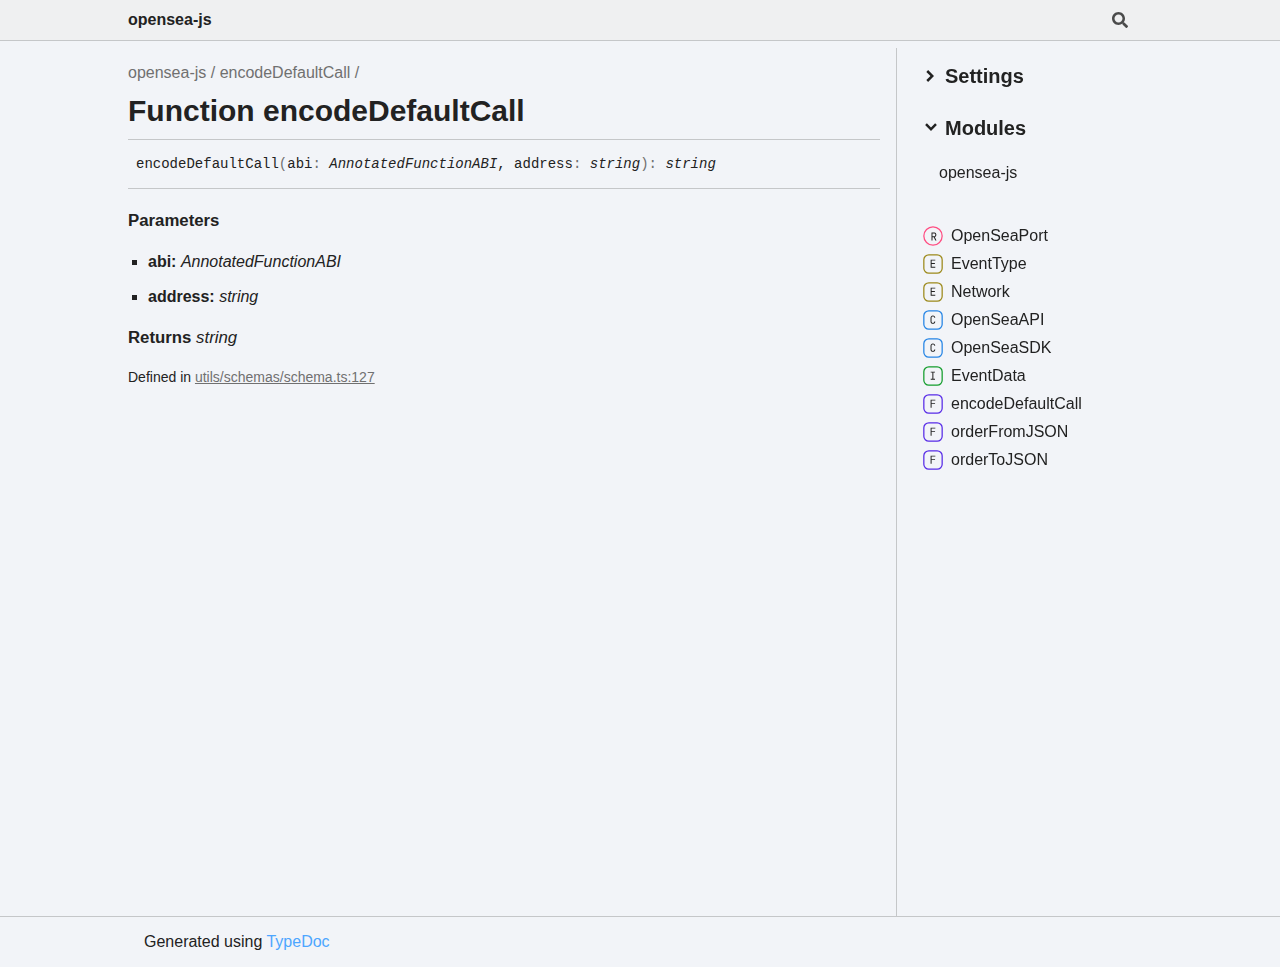
<file: functions/encodeDefaultCall.html>
<!DOCTYPE html><html class="default" lang="en"><head><meta charSet="utf-8"/><meta http-equiv="x-ua-compatible" content="IE=edge"/><title>encodeDefaultCall | opensea-js</title><meta name="description" content="Documentation for opensea-js"/><meta name="viewport" content="width=device-width, initial-scale=1"/><link rel="stylesheet" href="../assets/style.css"/><link rel="stylesheet" href="../assets/highlight.css"/><script async src="../assets/search.js" id="search-script"></script></head><body><script>document.documentElement.dataset.theme = localStorage.getItem("tsd-theme") || "os"</script><header class="tsd-page-toolbar">
<div class="tsd-toolbar-contents container">
<div class="table-cell" id="tsd-search" data-base="..">
<div class="field"><label for="tsd-search-field" class="tsd-widget tsd-toolbar-icon search no-caption"><svg width="16" height="16" viewBox="0 0 16 16" fill="none"><path d="M15.7824 13.833L12.6666 10.7177C12.5259 10.5771 12.3353 10.499 12.1353 10.499H11.6259C12.4884 9.39596 13.001 8.00859 13.001 6.49937C13.001 2.90909 10.0914 0 6.50048 0C2.90959 0 0 2.90909 0 6.49937C0 10.0896 2.90959 12.9987 6.50048 12.9987C8.00996 12.9987 9.39756 12.4863 10.5008 11.6239V12.1332C10.5008 12.3332 10.5789 12.5238 10.7195 12.6644L13.8354 15.7797C14.1292 16.0734 14.6042 16.0734 14.8948 15.7797L15.7793 14.8954C16.0731 14.6017 16.0731 14.1267 15.7824 13.833ZM6.50048 10.499C4.29094 10.499 2.50018 8.71165 2.50018 6.49937C2.50018 4.29021 4.28781 2.49976 6.50048 2.49976C8.71001 2.49976 10.5008 4.28708 10.5008 6.49937C10.5008 8.70852 8.71314 10.499 6.50048 10.499Z" fill="var(--color-text)"></path></svg></label><input type="text" id="tsd-search-field" aria-label="Search"/></div>
<div class="field">
<div id="tsd-toolbar-links"></div></div>
<ul class="results">
<li class="state loading">Preparing search index...</li>
<li class="state failure">The search index is not available</li></ul><a href="../index.html" class="title">opensea-js</a></div>
<div class="table-cell" id="tsd-widgets"><a href="#" class="tsd-widget tsd-toolbar-icon menu no-caption" data-toggle="menu" aria-label="Menu"><svg width="16" height="16" viewBox="0 0 16 16" fill="none"><rect x="1" y="3" width="14" height="2" fill="var(--color-text)"></rect><rect x="1" y="7" width="14" height="2" fill="var(--color-text)"></rect><rect x="1" y="11" width="14" height="2" fill="var(--color-text)"></rect></svg></a></div></div></header>
<div class="container container-main">
<div class="col-8 col-content">
<div class="tsd-page-title">
<ul class="tsd-breadcrumb">
<li><a href="../modules.html">opensea-js</a></li>
<li><a href="encodeDefaultCall.html">encodeDefaultCall</a></li></ul>
<h1>Function encodeDefaultCall</h1></div>
<section class="tsd-panel">
<ul class="tsd-signatures tsd-kind-function">
<li class="tsd-signature tsd-anchor-link" id="encodeDefaultCall">encode<wbr/>Default<wbr/>Call<span class="tsd-signature-symbol">(</span>abi<span class="tsd-signature-symbol">: </span><span class="tsd-signature-type">AnnotatedFunctionABI</span>, address<span class="tsd-signature-symbol">: </span><span class="tsd-signature-type">string</span><span class="tsd-signature-symbol">)</span><span class="tsd-signature-symbol">: </span><span class="tsd-signature-type">string</span><a href="#encodeDefaultCall" aria-label="Permalink" class="tsd-anchor-icon"><svg class="icon icon-tabler icon-tabler-link" viewBox="0 0 24 24" stroke-width="2" stroke="currentColor" fill="none" stroke-linecap="round" stroke-linejoin="round"><path stroke="none" d="M0 0h24v24H0z" fill="none" id="icon-anchor-a"></path><path d="M10 14a3.5 3.5 0 0 0 5 0l4 -4a3.5 3.5 0 0 0 -5 -5l-.5 .5" id="icon-anchor-b"></path><path d="M14 10a3.5 3.5 0 0 0 -5 0l-4 4a3.5 3.5 0 0 0 5 5l.5 -.5" id="icon-anchor-c"></path></svg></a></li>
<li class="tsd-description">
<div class="tsd-parameters">
<h4 class="tsd-parameters-title">Parameters</h4>
<ul class="tsd-parameter-list">
<li>
<h5>abi: <span class="tsd-signature-type">AnnotatedFunctionABI</span></h5></li>
<li>
<h5>address: <span class="tsd-signature-type">string</span></h5></li></ul></div>
<h4 class="tsd-returns-title">Returns <span class="tsd-signature-type">string</span></h4><aside class="tsd-sources">
<ul>
<li>Defined in <a href="https://github.com/tercel-opensea/opensea-js/blob/15dd367/src/utils/schemas/schema.ts#L127">utils/schemas/schema.ts:127</a></li></ul></aside></li></ul></section></div>
<div class="col-4 col-menu menu-sticky-wrap menu-highlight">
<div class="tsd-navigation settings">
<details class="tsd-index-accordion"><summary class="tsd-accordion-summary">
<h3><svg width="20" height="20" viewBox="0 0 24 24" fill="none"><path d="M4.93896 8.531L12 15.591L19.061 8.531L16.939 6.409L12 11.349L7.06098 6.409L4.93896 8.531Z" fill="var(--color-text)"></path></svg> Settings</h3></summary>
<div class="tsd-accordion-details">
<div class="tsd-filter-visibility">
<h4 class="uppercase">Member Visibility</h4><form>
<ul id="tsd-filter-options">
<li class="tsd-filter-item"><label class="tsd-filter-input"><input type="checkbox" id="tsd-filter-protected" name="protected"/><svg width="32" height="32" viewBox="0 0 32 32" aria-hidden="true"><rect class="tsd-checkbox-background" width="30" height="30" x="1" y="1" rx="6" fill="none"></rect><path class="tsd-checkbox-checkmark" d="M8.35422 16.8214L13.2143 21.75L24.6458 10.25" stroke="none" stroke-width="3.5" stroke-linejoin="round" fill="none"></path></svg><span>Protected</span></label></li>
<li class="tsd-filter-item"><label class="tsd-filter-input"><input type="checkbox" id="tsd-filter-private" name="private"/><svg width="32" height="32" viewBox="0 0 32 32" aria-hidden="true"><rect class="tsd-checkbox-background" width="30" height="30" x="1" y="1" rx="6" fill="none"></rect><path class="tsd-checkbox-checkmark" d="M8.35422 16.8214L13.2143 21.75L24.6458 10.25" stroke="none" stroke-width="3.5" stroke-linejoin="round" fill="none"></path></svg><span>Private</span></label></li>
<li class="tsd-filter-item"><label class="tsd-filter-input"><input type="checkbox" id="tsd-filter-inherited" name="inherited" checked/><svg width="32" height="32" viewBox="0 0 32 32" aria-hidden="true"><rect class="tsd-checkbox-background" width="30" height="30" x="1" y="1" rx="6" fill="none"></rect><path class="tsd-checkbox-checkmark" d="M8.35422 16.8214L13.2143 21.75L24.6458 10.25" stroke="none" stroke-width="3.5" stroke-linejoin="round" fill="none"></path></svg><span>Inherited</span></label></li>
<li class="tsd-filter-item"><label class="tsd-filter-input"><input type="checkbox" id="tsd-filter-external" name="external"/><svg width="32" height="32" viewBox="0 0 32 32" aria-hidden="true"><rect class="tsd-checkbox-background" width="30" height="30" x="1" y="1" rx="6" fill="none"></rect><path class="tsd-checkbox-checkmark" d="M8.35422 16.8214L13.2143 21.75L24.6458 10.25" stroke="none" stroke-width="3.5" stroke-linejoin="round" fill="none"></path></svg><span>External</span></label></li></ul></form></div>
<div class="tsd-theme-toggle">
<h4 class="uppercase">Theme</h4><select id="theme"><option value="os">OS</option><option value="light">Light</option><option value="dark">Dark</option></select></div></div></details></div>
<nav class="tsd-navigation primary">
<details class="tsd-index-accordion" open><summary class="tsd-accordion-summary">
<h3><svg width="20" height="20" viewBox="0 0 24 24" fill="none"><path d="M4.93896 8.531L12 15.591L19.061 8.531L16.939 6.409L12 11.349L7.06098 6.409L4.93896 8.531Z" fill="var(--color-text)"></path></svg> Modules</h3></summary>
<div class="tsd-accordion-details">
<ul>
<li><a href="../modules.html">opensea-<wbr/>js</a>
<ul></ul></li></ul></div></details></nav>
<nav class="tsd-navigation secondary menu-sticky">
<ul>
<li class="tsd-kind-reference"><a href="../modules.html#OpenSeaPort" class="tsd-index-link"><svg class="tsd-kind-icon" width="24" height="24" viewBox="0 0 24 24"><rect fill="var(--color-icon-background)" stroke="#FF4D82" stroke-width="1.5" x="1" y="1" width="22" height="22" rx="12" id="icon-8388608-path"></rect><path d="M10.354 17V8.24H13.066C13.586 8.24 14.042 8.348 14.434 8.564C14.826 8.772 15.13 9.064 15.346 9.44C15.562 9.816 15.67 10.256 15.67 10.76C15.67 11.352 15.514 11.86 15.202 12.284C14.898 12.708 14.482 13 13.954 13.16L15.79 17H14.518L12.838 13.28H11.434V17H10.354ZM11.434 12.308H13.066C13.514 12.308 13.874 12.168 14.146 11.888C14.418 11.6 14.554 11.224 14.554 10.76C14.554 10.288 14.418 9.912 14.146 9.632C13.874 9.352 13.514 9.212 13.066 9.212H11.434V12.308Z" fill="var(--color-text)" id="icon-8388608-text"></path></svg>Open<wbr/>Sea<wbr/>Port</a></li>
<li class="tsd-kind-enum"><a href="../enums/EventType.html" class="tsd-index-link"><svg class="tsd-kind-icon" width="24" height="24" viewBox="0 0 24 24"><rect fill="var(--color-icon-background)" stroke="var(--color-ts-enum)" stroke-width="1.5" x="1" y="1" width="22" height="22" rx="6" id="icon-8-path"></rect><path d="M9.45 16V7.24H14.49V8.224H10.518V10.936H14.07V11.908H10.518V15.016H14.49V16H9.45Z" fill="var(--color-text)" id="icon-8-text"></path></svg>Event<wbr/>Type</a></li>
<li class="tsd-kind-enum"><a href="../enums/Network.html" class="tsd-index-link"><svg class="tsd-kind-icon" width="24" height="24" viewBox="0 0 24 24"><use href="#icon-8-path"></use><use href="#icon-8-text"></use></svg>Network</a></li>
<li class="tsd-kind-class"><a href="../classes/OpenSeaAPI.html" class="tsd-index-link"><svg class="tsd-kind-icon" width="24" height="24" viewBox="0 0 24 24"><rect fill="var(--color-icon-background)" stroke="var(--color-ts-class)" stroke-width="1.5" x="1" y="1" width="22" height="22" rx="6" id="icon-128-path"></rect><path d="M11.898 16.1201C11.098 16.1201 10.466 15.8961 10.002 15.4481C9.53803 15.0001 9.30603 14.3841 9.30603 13.6001V9.64012C9.30603 8.85612 9.53803 8.24012 10.002 7.79212C10.466 7.34412 11.098 7.12012 11.898 7.12012C12.682 7.12012 13.306 7.34812 13.77 7.80412C14.234 8.25212 14.466 8.86412 14.466 9.64012H13.386C13.386 9.14412 13.254 8.76412 12.99 8.50012C12.734 8.22812 12.37 8.09212 11.898 8.09212C11.426 8.09212 11.054 8.22412 10.782 8.48812C10.518 8.75212 10.386 9.13212 10.386 9.62812V13.6001C10.386 14.0961 10.518 14.4801 10.782 14.7521C11.054 15.0161 11.426 15.1481 11.898 15.1481C12.37 15.1481 12.734 15.0161 12.99 14.7521C13.254 14.4801 13.386 14.0961 13.386 13.6001H14.466C14.466 14.3761 14.234 14.9921 13.77 15.4481C13.306 15.8961 12.682 16.1201 11.898 16.1201Z" fill="var(--color-text)" id="icon-128-text"></path></svg>Open<wbr/>SeaAPI</a></li>
<li class="tsd-kind-class"><a href="../classes/OpenSeaSDK.html" class="tsd-index-link"><svg class="tsd-kind-icon" width="24" height="24" viewBox="0 0 24 24"><use href="#icon-128-path"></use><use href="#icon-128-text"></use></svg>Open<wbr/>SeaSDK</a></li>
<li class="tsd-kind-interface"><a href="../interfaces/EventData.html" class="tsd-index-link"><svg class="tsd-kind-icon" width="24" height="24" viewBox="0 0 24 24"><rect fill="var(--color-icon-background)" stroke="var(--color-ts-interface)" stroke-width="1.5" x="1" y="1" width="22" height="22" rx="6" id="icon-256-path"></rect><path d="M9.51 16V15.016H11.298V8.224H9.51V7.24H14.19V8.224H12.402V15.016H14.19V16H9.51Z" fill="var(--color-text)" id="icon-256-text"></path></svg>Event<wbr/>Data</a></li>
<li class="current tsd-kind-function"><a href="encodeDefaultCall.html" class="tsd-index-link"><svg class="tsd-kind-icon" width="24" height="24" viewBox="0 0 24 24"><rect fill="var(--color-icon-background)" stroke="var(--color-ts-function)" stroke-width="1.5" x="1" y="1" width="22" height="22" rx="6" id="icon-64-path"></rect><path d="M9.39 16V7.24H14.55V8.224H10.446V11.128H14.238V12.112H10.47V16H9.39Z" fill="var(--color-text)" id="icon-64-text"></path></svg>encode<wbr/>Default<wbr/>Call</a></li>
<li class="tsd-kind-function"><a href="orderFromJSON.html" class="tsd-index-link"><svg class="tsd-kind-icon" width="24" height="24" viewBox="0 0 24 24"><use href="#icon-64-path"></use><use href="#icon-64-text"></use></svg>order<wbr/>FromJSON</a></li>
<li class="tsd-kind-function"><a href="orderToJSON.html" class="tsd-index-link"><svg class="tsd-kind-icon" width="24" height="24" viewBox="0 0 24 24"><use href="#icon-64-path"></use><use href="#icon-64-text"></use></svg>order<wbr/>ToJSON</a></li></ul></nav></div></div>
<div class="container tsd-generator">
<p>Generated using <a href="https://typedoc.org/" target="_blank">TypeDoc</a></p></div>
<div class="overlay"></div><script src="../assets/main.js"></script></body></html>
</file>
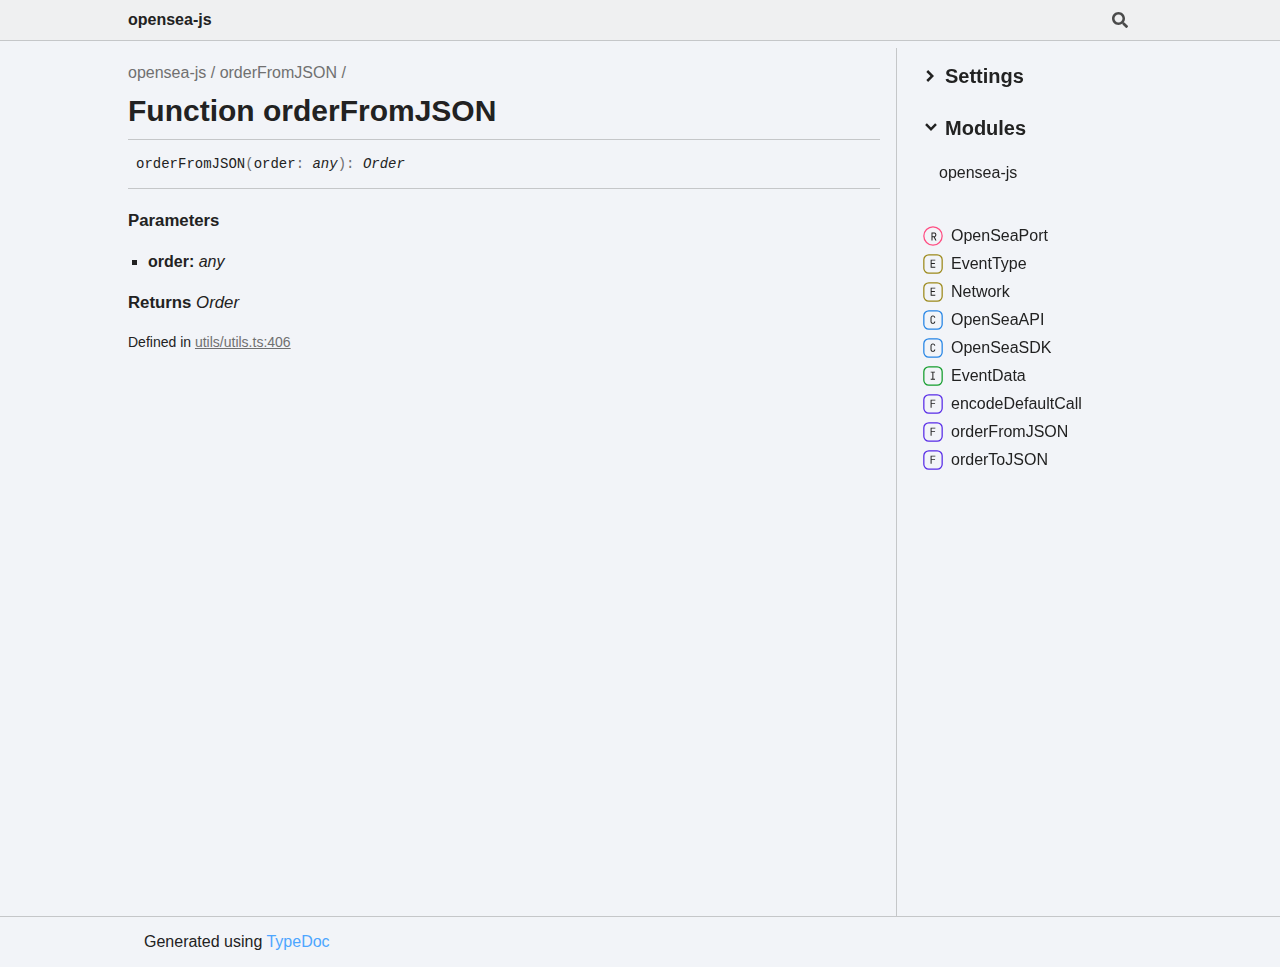
<file: functions/orderFromJSON.html>
<!DOCTYPE html><html class="default" lang="en"><head><meta charSet="utf-8"/><meta http-equiv="x-ua-compatible" content="IE=edge"/><title>orderFromJSON | opensea-js</title><meta name="description" content="Documentation for opensea-js"/><meta name="viewport" content="width=device-width, initial-scale=1"/><link rel="stylesheet" href="../assets/style.css"/><link rel="stylesheet" href="../assets/highlight.css"/><script async src="../assets/search.js" id="search-script"></script></head><body><script>document.documentElement.dataset.theme = localStorage.getItem("tsd-theme") || "os"</script><header class="tsd-page-toolbar">
<div class="tsd-toolbar-contents container">
<div class="table-cell" id="tsd-search" data-base="..">
<div class="field"><label for="tsd-search-field" class="tsd-widget tsd-toolbar-icon search no-caption"><svg width="16" height="16" viewBox="0 0 16 16" fill="none"><path d="M15.7824 13.833L12.6666 10.7177C12.5259 10.5771 12.3353 10.499 12.1353 10.499H11.6259C12.4884 9.39596 13.001 8.00859 13.001 6.49937C13.001 2.90909 10.0914 0 6.50048 0C2.90959 0 0 2.90909 0 6.49937C0 10.0896 2.90959 12.9987 6.50048 12.9987C8.00996 12.9987 9.39756 12.4863 10.5008 11.6239V12.1332C10.5008 12.3332 10.5789 12.5238 10.7195 12.6644L13.8354 15.7797C14.1292 16.0734 14.6042 16.0734 14.8948 15.7797L15.7793 14.8954C16.0731 14.6017 16.0731 14.1267 15.7824 13.833ZM6.50048 10.499C4.29094 10.499 2.50018 8.71165 2.50018 6.49937C2.50018 4.29021 4.28781 2.49976 6.50048 2.49976C8.71001 2.49976 10.5008 4.28708 10.5008 6.49937C10.5008 8.70852 8.71314 10.499 6.50048 10.499Z" fill="var(--color-text)"></path></svg></label><input type="text" id="tsd-search-field" aria-label="Search"/></div>
<div class="field">
<div id="tsd-toolbar-links"></div></div>
<ul class="results">
<li class="state loading">Preparing search index...</li>
<li class="state failure">The search index is not available</li></ul><a href="../index.html" class="title">opensea-js</a></div>
<div class="table-cell" id="tsd-widgets"><a href="#" class="tsd-widget tsd-toolbar-icon menu no-caption" data-toggle="menu" aria-label="Menu"><svg width="16" height="16" viewBox="0 0 16 16" fill="none"><rect x="1" y="3" width="14" height="2" fill="var(--color-text)"></rect><rect x="1" y="7" width="14" height="2" fill="var(--color-text)"></rect><rect x="1" y="11" width="14" height="2" fill="var(--color-text)"></rect></svg></a></div></div></header>
<div class="container container-main">
<div class="col-8 col-content">
<div class="tsd-page-title">
<ul class="tsd-breadcrumb">
<li><a href="../modules.html">opensea-js</a></li>
<li><a href="orderFromJSON.html">orderFromJSON</a></li></ul>
<h1>Function orderFromJSON</h1></div>
<section class="tsd-panel">
<ul class="tsd-signatures tsd-kind-function">
<li class="tsd-signature tsd-anchor-link" id="orderFromJSON">order<wbr/>FromJSON<span class="tsd-signature-symbol">(</span>order<span class="tsd-signature-symbol">: </span><span class="tsd-signature-type">any</span><span class="tsd-signature-symbol">)</span><span class="tsd-signature-symbol">: </span><span class="tsd-signature-type">Order</span><a href="#orderFromJSON" aria-label="Permalink" class="tsd-anchor-icon"><svg class="icon icon-tabler icon-tabler-link" viewBox="0 0 24 24" stroke-width="2" stroke="currentColor" fill="none" stroke-linecap="round" stroke-linejoin="round"><path stroke="none" d="M0 0h24v24H0z" fill="none" id="icon-anchor-a"></path><path d="M10 14a3.5 3.5 0 0 0 5 0l4 -4a3.5 3.5 0 0 0 -5 -5l-.5 .5" id="icon-anchor-b"></path><path d="M14 10a3.5 3.5 0 0 0 -5 0l-4 4a3.5 3.5 0 0 0 5 5l.5 -.5" id="icon-anchor-c"></path></svg></a></li>
<li class="tsd-description">
<div class="tsd-parameters">
<h4 class="tsd-parameters-title">Parameters</h4>
<ul class="tsd-parameter-list">
<li>
<h5>order: <span class="tsd-signature-type">any</span></h5></li></ul></div>
<h4 class="tsd-returns-title">Returns <span class="tsd-signature-type">Order</span></h4><aside class="tsd-sources">
<ul>
<li>Defined in <a href="https://github.com/tercel-opensea/opensea-js/blob/15dd367/src/utils/utils.ts#L406">utils/utils.ts:406</a></li></ul></aside></li></ul></section></div>
<div class="col-4 col-menu menu-sticky-wrap menu-highlight">
<div class="tsd-navigation settings">
<details class="tsd-index-accordion"><summary class="tsd-accordion-summary">
<h3><svg width="20" height="20" viewBox="0 0 24 24" fill="none"><path d="M4.93896 8.531L12 15.591L19.061 8.531L16.939 6.409L12 11.349L7.06098 6.409L4.93896 8.531Z" fill="var(--color-text)"></path></svg> Settings</h3></summary>
<div class="tsd-accordion-details">
<div class="tsd-filter-visibility">
<h4 class="uppercase">Member Visibility</h4><form>
<ul id="tsd-filter-options">
<li class="tsd-filter-item"><label class="tsd-filter-input"><input type="checkbox" id="tsd-filter-protected" name="protected"/><svg width="32" height="32" viewBox="0 0 32 32" aria-hidden="true"><rect class="tsd-checkbox-background" width="30" height="30" x="1" y="1" rx="6" fill="none"></rect><path class="tsd-checkbox-checkmark" d="M8.35422 16.8214L13.2143 21.75L24.6458 10.25" stroke="none" stroke-width="3.5" stroke-linejoin="round" fill="none"></path></svg><span>Protected</span></label></li>
<li class="tsd-filter-item"><label class="tsd-filter-input"><input type="checkbox" id="tsd-filter-private" name="private"/><svg width="32" height="32" viewBox="0 0 32 32" aria-hidden="true"><rect class="tsd-checkbox-background" width="30" height="30" x="1" y="1" rx="6" fill="none"></rect><path class="tsd-checkbox-checkmark" d="M8.35422 16.8214L13.2143 21.75L24.6458 10.25" stroke="none" stroke-width="3.5" stroke-linejoin="round" fill="none"></path></svg><span>Private</span></label></li>
<li class="tsd-filter-item"><label class="tsd-filter-input"><input type="checkbox" id="tsd-filter-inherited" name="inherited" checked/><svg width="32" height="32" viewBox="0 0 32 32" aria-hidden="true"><rect class="tsd-checkbox-background" width="30" height="30" x="1" y="1" rx="6" fill="none"></rect><path class="tsd-checkbox-checkmark" d="M8.35422 16.8214L13.2143 21.75L24.6458 10.25" stroke="none" stroke-width="3.5" stroke-linejoin="round" fill="none"></path></svg><span>Inherited</span></label></li>
<li class="tsd-filter-item"><label class="tsd-filter-input"><input type="checkbox" id="tsd-filter-external" name="external"/><svg width="32" height="32" viewBox="0 0 32 32" aria-hidden="true"><rect class="tsd-checkbox-background" width="30" height="30" x="1" y="1" rx="6" fill="none"></rect><path class="tsd-checkbox-checkmark" d="M8.35422 16.8214L13.2143 21.75L24.6458 10.25" stroke="none" stroke-width="3.5" stroke-linejoin="round" fill="none"></path></svg><span>External</span></label></li></ul></form></div>
<div class="tsd-theme-toggle">
<h4 class="uppercase">Theme</h4><select id="theme"><option value="os">OS</option><option value="light">Light</option><option value="dark">Dark</option></select></div></div></details></div>
<nav class="tsd-navigation primary">
<details class="tsd-index-accordion" open><summary class="tsd-accordion-summary">
<h3><svg width="20" height="20" viewBox="0 0 24 24" fill="none"><path d="M4.93896 8.531L12 15.591L19.061 8.531L16.939 6.409L12 11.349L7.06098 6.409L4.93896 8.531Z" fill="var(--color-text)"></path></svg> Modules</h3></summary>
<div class="tsd-accordion-details">
<ul>
<li><a href="../modules.html">opensea-<wbr/>js</a>
<ul></ul></li></ul></div></details></nav>
<nav class="tsd-navigation secondary menu-sticky">
<ul>
<li class="tsd-kind-reference"><a href="../modules.html#OpenSeaPort" class="tsd-index-link"><svg class="tsd-kind-icon" width="24" height="24" viewBox="0 0 24 24"><rect fill="var(--color-icon-background)" stroke="#FF4D82" stroke-width="1.5" x="1" y="1" width="22" height="22" rx="12" id="icon-8388608-path"></rect><path d="M10.354 17V8.24H13.066C13.586 8.24 14.042 8.348 14.434 8.564C14.826 8.772 15.13 9.064 15.346 9.44C15.562 9.816 15.67 10.256 15.67 10.76C15.67 11.352 15.514 11.86 15.202 12.284C14.898 12.708 14.482 13 13.954 13.16L15.79 17H14.518L12.838 13.28H11.434V17H10.354ZM11.434 12.308H13.066C13.514 12.308 13.874 12.168 14.146 11.888C14.418 11.6 14.554 11.224 14.554 10.76C14.554 10.288 14.418 9.912 14.146 9.632C13.874 9.352 13.514 9.212 13.066 9.212H11.434V12.308Z" fill="var(--color-text)" id="icon-8388608-text"></path></svg>Open<wbr/>Sea<wbr/>Port</a></li>
<li class="tsd-kind-enum"><a href="../enums/EventType.html" class="tsd-index-link"><svg class="tsd-kind-icon" width="24" height="24" viewBox="0 0 24 24"><rect fill="var(--color-icon-background)" stroke="var(--color-ts-enum)" stroke-width="1.5" x="1" y="1" width="22" height="22" rx="6" id="icon-8-path"></rect><path d="M9.45 16V7.24H14.49V8.224H10.518V10.936H14.07V11.908H10.518V15.016H14.49V16H9.45Z" fill="var(--color-text)" id="icon-8-text"></path></svg>Event<wbr/>Type</a></li>
<li class="tsd-kind-enum"><a href="../enums/Network.html" class="tsd-index-link"><svg class="tsd-kind-icon" width="24" height="24" viewBox="0 0 24 24"><use href="#icon-8-path"></use><use href="#icon-8-text"></use></svg>Network</a></li>
<li class="tsd-kind-class"><a href="../classes/OpenSeaAPI.html" class="tsd-index-link"><svg class="tsd-kind-icon" width="24" height="24" viewBox="0 0 24 24"><rect fill="var(--color-icon-background)" stroke="var(--color-ts-class)" stroke-width="1.5" x="1" y="1" width="22" height="22" rx="6" id="icon-128-path"></rect><path d="M11.898 16.1201C11.098 16.1201 10.466 15.8961 10.002 15.4481C9.53803 15.0001 9.30603 14.3841 9.30603 13.6001V9.64012C9.30603 8.85612 9.53803 8.24012 10.002 7.79212C10.466 7.34412 11.098 7.12012 11.898 7.12012C12.682 7.12012 13.306 7.34812 13.77 7.80412C14.234 8.25212 14.466 8.86412 14.466 9.64012H13.386C13.386 9.14412 13.254 8.76412 12.99 8.50012C12.734 8.22812 12.37 8.09212 11.898 8.09212C11.426 8.09212 11.054 8.22412 10.782 8.48812C10.518 8.75212 10.386 9.13212 10.386 9.62812V13.6001C10.386 14.0961 10.518 14.4801 10.782 14.7521C11.054 15.0161 11.426 15.1481 11.898 15.1481C12.37 15.1481 12.734 15.0161 12.99 14.7521C13.254 14.4801 13.386 14.0961 13.386 13.6001H14.466C14.466 14.3761 14.234 14.9921 13.77 15.4481C13.306 15.8961 12.682 16.1201 11.898 16.1201Z" fill="var(--color-text)" id="icon-128-text"></path></svg>Open<wbr/>SeaAPI</a></li>
<li class="tsd-kind-class"><a href="../classes/OpenSeaSDK.html" class="tsd-index-link"><svg class="tsd-kind-icon" width="24" height="24" viewBox="0 0 24 24"><use href="#icon-128-path"></use><use href="#icon-128-text"></use></svg>Open<wbr/>SeaSDK</a></li>
<li class="tsd-kind-interface"><a href="../interfaces/EventData.html" class="tsd-index-link"><svg class="tsd-kind-icon" width="24" height="24" viewBox="0 0 24 24"><rect fill="var(--color-icon-background)" stroke="var(--color-ts-interface)" stroke-width="1.5" x="1" y="1" width="22" height="22" rx="6" id="icon-256-path"></rect><path d="M9.51 16V15.016H11.298V8.224H9.51V7.24H14.19V8.224H12.402V15.016H14.19V16H9.51Z" fill="var(--color-text)" id="icon-256-text"></path></svg>Event<wbr/>Data</a></li>
<li class="tsd-kind-function"><a href="encodeDefaultCall.html" class="tsd-index-link"><svg class="tsd-kind-icon" width="24" height="24" viewBox="0 0 24 24"><rect fill="var(--color-icon-background)" stroke="var(--color-ts-function)" stroke-width="1.5" x="1" y="1" width="22" height="22" rx="6" id="icon-64-path"></rect><path d="M9.39 16V7.24H14.55V8.224H10.446V11.128H14.238V12.112H10.47V16H9.39Z" fill="var(--color-text)" id="icon-64-text"></path></svg>encode<wbr/>Default<wbr/>Call</a></li>
<li class="current tsd-kind-function"><a href="orderFromJSON.html" class="tsd-index-link"><svg class="tsd-kind-icon" width="24" height="24" viewBox="0 0 24 24"><use href="#icon-64-path"></use><use href="#icon-64-text"></use></svg>order<wbr/>FromJSON</a></li>
<li class="tsd-kind-function"><a href="orderToJSON.html" class="tsd-index-link"><svg class="tsd-kind-icon" width="24" height="24" viewBox="0 0 24 24"><use href="#icon-64-path"></use><use href="#icon-64-text"></use></svg>order<wbr/>ToJSON</a></li></ul></nav></div></div>
<div class="container tsd-generator">
<p>Generated using <a href="https://typedoc.org/" target="_blank">TypeDoc</a></p></div>
<div class="overlay"></div><script src="../assets/main.js"></script></body></html>
</file>
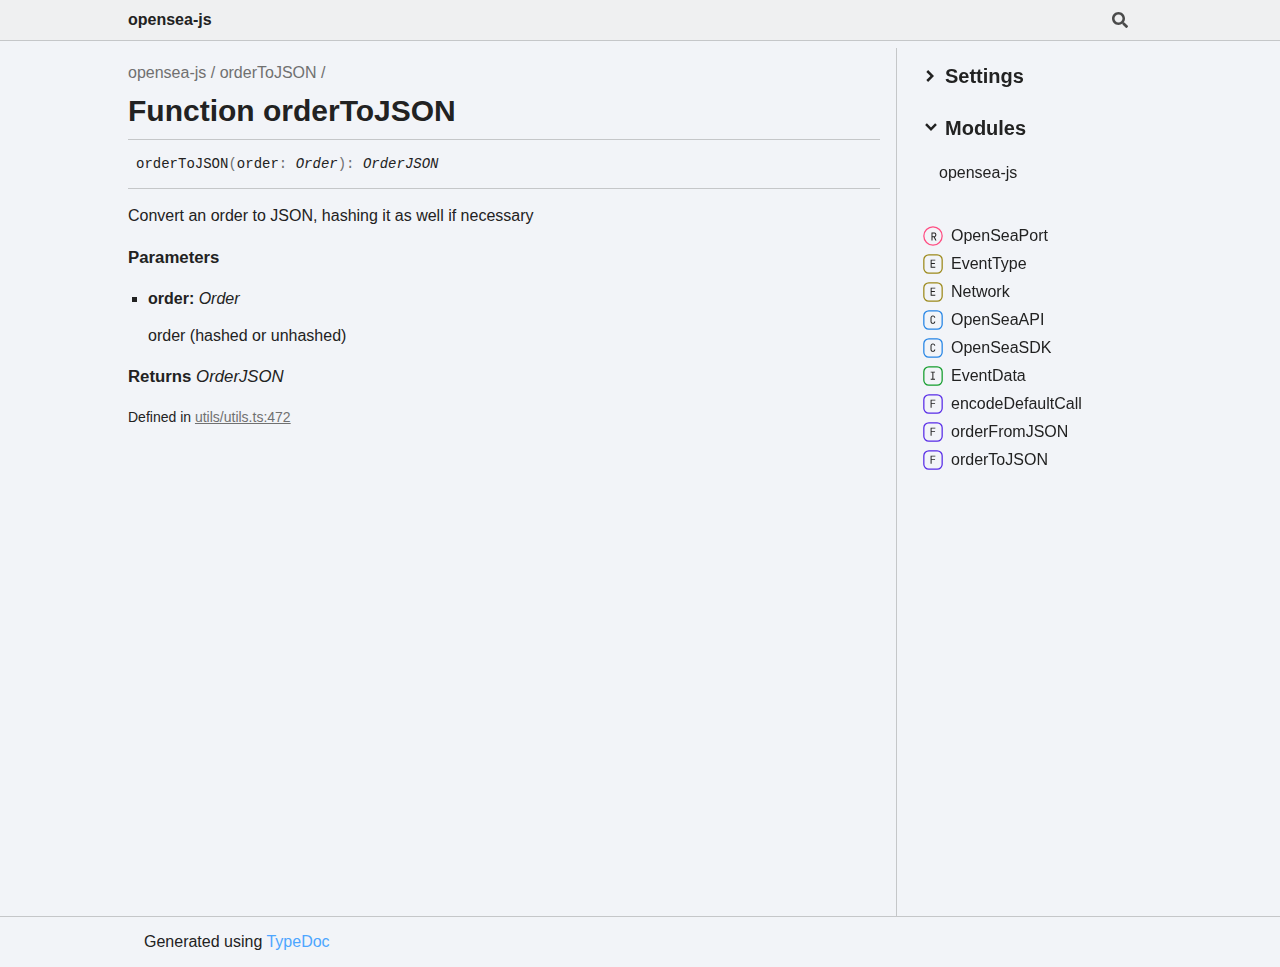
<file: functions/orderToJSON.html>
<!DOCTYPE html><html class="default" lang="en"><head><meta charSet="utf-8"/><meta http-equiv="x-ua-compatible" content="IE=edge"/><title>orderToJSON | opensea-js</title><meta name="description" content="Documentation for opensea-js"/><meta name="viewport" content="width=device-width, initial-scale=1"/><link rel="stylesheet" href="../assets/style.css"/><link rel="stylesheet" href="../assets/highlight.css"/><script async src="../assets/search.js" id="search-script"></script></head><body><script>document.documentElement.dataset.theme = localStorage.getItem("tsd-theme") || "os"</script><header class="tsd-page-toolbar">
<div class="tsd-toolbar-contents container">
<div class="table-cell" id="tsd-search" data-base="..">
<div class="field"><label for="tsd-search-field" class="tsd-widget tsd-toolbar-icon search no-caption"><svg width="16" height="16" viewBox="0 0 16 16" fill="none"><path d="M15.7824 13.833L12.6666 10.7177C12.5259 10.5771 12.3353 10.499 12.1353 10.499H11.6259C12.4884 9.39596 13.001 8.00859 13.001 6.49937C13.001 2.90909 10.0914 0 6.50048 0C2.90959 0 0 2.90909 0 6.49937C0 10.0896 2.90959 12.9987 6.50048 12.9987C8.00996 12.9987 9.39756 12.4863 10.5008 11.6239V12.1332C10.5008 12.3332 10.5789 12.5238 10.7195 12.6644L13.8354 15.7797C14.1292 16.0734 14.6042 16.0734 14.8948 15.7797L15.7793 14.8954C16.0731 14.6017 16.0731 14.1267 15.7824 13.833ZM6.50048 10.499C4.29094 10.499 2.50018 8.71165 2.50018 6.49937C2.50018 4.29021 4.28781 2.49976 6.50048 2.49976C8.71001 2.49976 10.5008 4.28708 10.5008 6.49937C10.5008 8.70852 8.71314 10.499 6.50048 10.499Z" fill="var(--color-text)"></path></svg></label><input type="text" id="tsd-search-field" aria-label="Search"/></div>
<div class="field">
<div id="tsd-toolbar-links"></div></div>
<ul class="results">
<li class="state loading">Preparing search index...</li>
<li class="state failure">The search index is not available</li></ul><a href="../index.html" class="title">opensea-js</a></div>
<div class="table-cell" id="tsd-widgets"><a href="#" class="tsd-widget tsd-toolbar-icon menu no-caption" data-toggle="menu" aria-label="Menu"><svg width="16" height="16" viewBox="0 0 16 16" fill="none"><rect x="1" y="3" width="14" height="2" fill="var(--color-text)"></rect><rect x="1" y="7" width="14" height="2" fill="var(--color-text)"></rect><rect x="1" y="11" width="14" height="2" fill="var(--color-text)"></rect></svg></a></div></div></header>
<div class="container container-main">
<div class="col-8 col-content">
<div class="tsd-page-title">
<ul class="tsd-breadcrumb">
<li><a href="../modules.html">opensea-js</a></li>
<li><a href="orderToJSON.html">orderToJSON</a></li></ul>
<h1>Function orderToJSON</h1></div>
<section class="tsd-panel">
<ul class="tsd-signatures tsd-kind-function">
<li class="tsd-signature tsd-anchor-link" id="orderToJSON">order<wbr/>ToJSON<span class="tsd-signature-symbol">(</span>order<span class="tsd-signature-symbol">: </span><span class="tsd-signature-type">Order</span><span class="tsd-signature-symbol">)</span><span class="tsd-signature-symbol">: </span><span class="tsd-signature-type">OrderJSON</span><a href="#orderToJSON" aria-label="Permalink" class="tsd-anchor-icon"><svg class="icon icon-tabler icon-tabler-link" viewBox="0 0 24 24" stroke-width="2" stroke="currentColor" fill="none" stroke-linecap="round" stroke-linejoin="round"><path stroke="none" d="M0 0h24v24H0z" fill="none" id="icon-anchor-a"></path><path d="M10 14a3.5 3.5 0 0 0 5 0l4 -4a3.5 3.5 0 0 0 -5 -5l-.5 .5" id="icon-anchor-b"></path><path d="M14 10a3.5 3.5 0 0 0 -5 0l-4 4a3.5 3.5 0 0 0 5 5l.5 -.5" id="icon-anchor-c"></path></svg></a></li>
<li class="tsd-description">
<div class="tsd-comment tsd-typography"><p>Convert an order to JSON, hashing it as well if necessary</p>
</div>
<div class="tsd-parameters">
<h4 class="tsd-parameters-title">Parameters</h4>
<ul class="tsd-parameter-list">
<li>
<h5>order: <span class="tsd-signature-type">Order</span></h5>
<div class="tsd-comment tsd-typography"><p>order (hashed or unhashed)</p>
</div></li></ul></div>
<h4 class="tsd-returns-title">Returns <span class="tsd-signature-type">OrderJSON</span></h4><aside class="tsd-sources">
<ul>
<li>Defined in <a href="https://github.com/tercel-opensea/opensea-js/blob/15dd367/src/utils/utils.ts#L472">utils/utils.ts:472</a></li></ul></aside></li></ul></section></div>
<div class="col-4 col-menu menu-sticky-wrap menu-highlight">
<div class="tsd-navigation settings">
<details class="tsd-index-accordion"><summary class="tsd-accordion-summary">
<h3><svg width="20" height="20" viewBox="0 0 24 24" fill="none"><path d="M4.93896 8.531L12 15.591L19.061 8.531L16.939 6.409L12 11.349L7.06098 6.409L4.93896 8.531Z" fill="var(--color-text)"></path></svg> Settings</h3></summary>
<div class="tsd-accordion-details">
<div class="tsd-filter-visibility">
<h4 class="uppercase">Member Visibility</h4><form>
<ul id="tsd-filter-options">
<li class="tsd-filter-item"><label class="tsd-filter-input"><input type="checkbox" id="tsd-filter-protected" name="protected"/><svg width="32" height="32" viewBox="0 0 32 32" aria-hidden="true"><rect class="tsd-checkbox-background" width="30" height="30" x="1" y="1" rx="6" fill="none"></rect><path class="tsd-checkbox-checkmark" d="M8.35422 16.8214L13.2143 21.75L24.6458 10.25" stroke="none" stroke-width="3.5" stroke-linejoin="round" fill="none"></path></svg><span>Protected</span></label></li>
<li class="tsd-filter-item"><label class="tsd-filter-input"><input type="checkbox" id="tsd-filter-private" name="private"/><svg width="32" height="32" viewBox="0 0 32 32" aria-hidden="true"><rect class="tsd-checkbox-background" width="30" height="30" x="1" y="1" rx="6" fill="none"></rect><path class="tsd-checkbox-checkmark" d="M8.35422 16.8214L13.2143 21.75L24.6458 10.25" stroke="none" stroke-width="3.5" stroke-linejoin="round" fill="none"></path></svg><span>Private</span></label></li>
<li class="tsd-filter-item"><label class="tsd-filter-input"><input type="checkbox" id="tsd-filter-inherited" name="inherited" checked/><svg width="32" height="32" viewBox="0 0 32 32" aria-hidden="true"><rect class="tsd-checkbox-background" width="30" height="30" x="1" y="1" rx="6" fill="none"></rect><path class="tsd-checkbox-checkmark" d="M8.35422 16.8214L13.2143 21.75L24.6458 10.25" stroke="none" stroke-width="3.5" stroke-linejoin="round" fill="none"></path></svg><span>Inherited</span></label></li>
<li class="tsd-filter-item"><label class="tsd-filter-input"><input type="checkbox" id="tsd-filter-external" name="external"/><svg width="32" height="32" viewBox="0 0 32 32" aria-hidden="true"><rect class="tsd-checkbox-background" width="30" height="30" x="1" y="1" rx="6" fill="none"></rect><path class="tsd-checkbox-checkmark" d="M8.35422 16.8214L13.2143 21.75L24.6458 10.25" stroke="none" stroke-width="3.5" stroke-linejoin="round" fill="none"></path></svg><span>External</span></label></li></ul></form></div>
<div class="tsd-theme-toggle">
<h4 class="uppercase">Theme</h4><select id="theme"><option value="os">OS</option><option value="light">Light</option><option value="dark">Dark</option></select></div></div></details></div>
<nav class="tsd-navigation primary">
<details class="tsd-index-accordion" open><summary class="tsd-accordion-summary">
<h3><svg width="20" height="20" viewBox="0 0 24 24" fill="none"><path d="M4.93896 8.531L12 15.591L19.061 8.531L16.939 6.409L12 11.349L7.06098 6.409L4.93896 8.531Z" fill="var(--color-text)"></path></svg> Modules</h3></summary>
<div class="tsd-accordion-details">
<ul>
<li><a href="../modules.html">opensea-<wbr/>js</a>
<ul></ul></li></ul></div></details></nav>
<nav class="tsd-navigation secondary menu-sticky">
<ul>
<li class="tsd-kind-reference"><a href="../modules.html#OpenSeaPort" class="tsd-index-link"><svg class="tsd-kind-icon" width="24" height="24" viewBox="0 0 24 24"><rect fill="var(--color-icon-background)" stroke="#FF4D82" stroke-width="1.5" x="1" y="1" width="22" height="22" rx="12" id="icon-8388608-path"></rect><path d="M10.354 17V8.24H13.066C13.586 8.24 14.042 8.348 14.434 8.564C14.826 8.772 15.13 9.064 15.346 9.44C15.562 9.816 15.67 10.256 15.67 10.76C15.67 11.352 15.514 11.86 15.202 12.284C14.898 12.708 14.482 13 13.954 13.16L15.79 17H14.518L12.838 13.28H11.434V17H10.354ZM11.434 12.308H13.066C13.514 12.308 13.874 12.168 14.146 11.888C14.418 11.6 14.554 11.224 14.554 10.76C14.554 10.288 14.418 9.912 14.146 9.632C13.874 9.352 13.514 9.212 13.066 9.212H11.434V12.308Z" fill="var(--color-text)" id="icon-8388608-text"></path></svg>Open<wbr/>Sea<wbr/>Port</a></li>
<li class="tsd-kind-enum"><a href="../enums/EventType.html" class="tsd-index-link"><svg class="tsd-kind-icon" width="24" height="24" viewBox="0 0 24 24"><rect fill="var(--color-icon-background)" stroke="var(--color-ts-enum)" stroke-width="1.5" x="1" y="1" width="22" height="22" rx="6" id="icon-8-path"></rect><path d="M9.45 16V7.24H14.49V8.224H10.518V10.936H14.07V11.908H10.518V15.016H14.49V16H9.45Z" fill="var(--color-text)" id="icon-8-text"></path></svg>Event<wbr/>Type</a></li>
<li class="tsd-kind-enum"><a href="../enums/Network.html" class="tsd-index-link"><svg class="tsd-kind-icon" width="24" height="24" viewBox="0 0 24 24"><use href="#icon-8-path"></use><use href="#icon-8-text"></use></svg>Network</a></li>
<li class="tsd-kind-class"><a href="../classes/OpenSeaAPI.html" class="tsd-index-link"><svg class="tsd-kind-icon" width="24" height="24" viewBox="0 0 24 24"><rect fill="var(--color-icon-background)" stroke="var(--color-ts-class)" stroke-width="1.5" x="1" y="1" width="22" height="22" rx="6" id="icon-128-path"></rect><path d="M11.898 16.1201C11.098 16.1201 10.466 15.8961 10.002 15.4481C9.53803 15.0001 9.30603 14.3841 9.30603 13.6001V9.64012C9.30603 8.85612 9.53803 8.24012 10.002 7.79212C10.466 7.34412 11.098 7.12012 11.898 7.12012C12.682 7.12012 13.306 7.34812 13.77 7.80412C14.234 8.25212 14.466 8.86412 14.466 9.64012H13.386C13.386 9.14412 13.254 8.76412 12.99 8.50012C12.734 8.22812 12.37 8.09212 11.898 8.09212C11.426 8.09212 11.054 8.22412 10.782 8.48812C10.518 8.75212 10.386 9.13212 10.386 9.62812V13.6001C10.386 14.0961 10.518 14.4801 10.782 14.7521C11.054 15.0161 11.426 15.1481 11.898 15.1481C12.37 15.1481 12.734 15.0161 12.99 14.7521C13.254 14.4801 13.386 14.0961 13.386 13.6001H14.466C14.466 14.3761 14.234 14.9921 13.77 15.4481C13.306 15.8961 12.682 16.1201 11.898 16.1201Z" fill="var(--color-text)" id="icon-128-text"></path></svg>Open<wbr/>SeaAPI</a></li>
<li class="tsd-kind-class"><a href="../classes/OpenSeaSDK.html" class="tsd-index-link"><svg class="tsd-kind-icon" width="24" height="24" viewBox="0 0 24 24"><use href="#icon-128-path"></use><use href="#icon-128-text"></use></svg>Open<wbr/>SeaSDK</a></li>
<li class="tsd-kind-interface"><a href="../interfaces/EventData.html" class="tsd-index-link"><svg class="tsd-kind-icon" width="24" height="24" viewBox="0 0 24 24"><rect fill="var(--color-icon-background)" stroke="var(--color-ts-interface)" stroke-width="1.5" x="1" y="1" width="22" height="22" rx="6" id="icon-256-path"></rect><path d="M9.51 16V15.016H11.298V8.224H9.51V7.24H14.19V8.224H12.402V15.016H14.19V16H9.51Z" fill="var(--color-text)" id="icon-256-text"></path></svg>Event<wbr/>Data</a></li>
<li class="tsd-kind-function"><a href="encodeDefaultCall.html" class="tsd-index-link"><svg class="tsd-kind-icon" width="24" height="24" viewBox="0 0 24 24"><rect fill="var(--color-icon-background)" stroke="var(--color-ts-function)" stroke-width="1.5" x="1" y="1" width="22" height="22" rx="6" id="icon-64-path"></rect><path d="M9.39 16V7.24H14.55V8.224H10.446V11.128H14.238V12.112H10.47V16H9.39Z" fill="var(--color-text)" id="icon-64-text"></path></svg>encode<wbr/>Default<wbr/>Call</a></li>
<li class="tsd-kind-function"><a href="orderFromJSON.html" class="tsd-index-link"><svg class="tsd-kind-icon" width="24" height="24" viewBox="0 0 24 24"><use href="#icon-64-path"></use><use href="#icon-64-text"></use></svg>order<wbr/>FromJSON</a></li>
<li class="current tsd-kind-function"><a href="orderToJSON.html" class="tsd-index-link"><svg class="tsd-kind-icon" width="24" height="24" viewBox="0 0 24 24"><use href="#icon-64-path"></use><use href="#icon-64-text"></use></svg>order<wbr/>ToJSON</a></li></ul></nav></div></div>
<div class="container tsd-generator">
<p>Generated using <a href="https://typedoc.org/" target="_blank">TypeDoc</a></p></div>
<div class="overlay"></div><script src="../assets/main.js"></script></body></html>
</file>
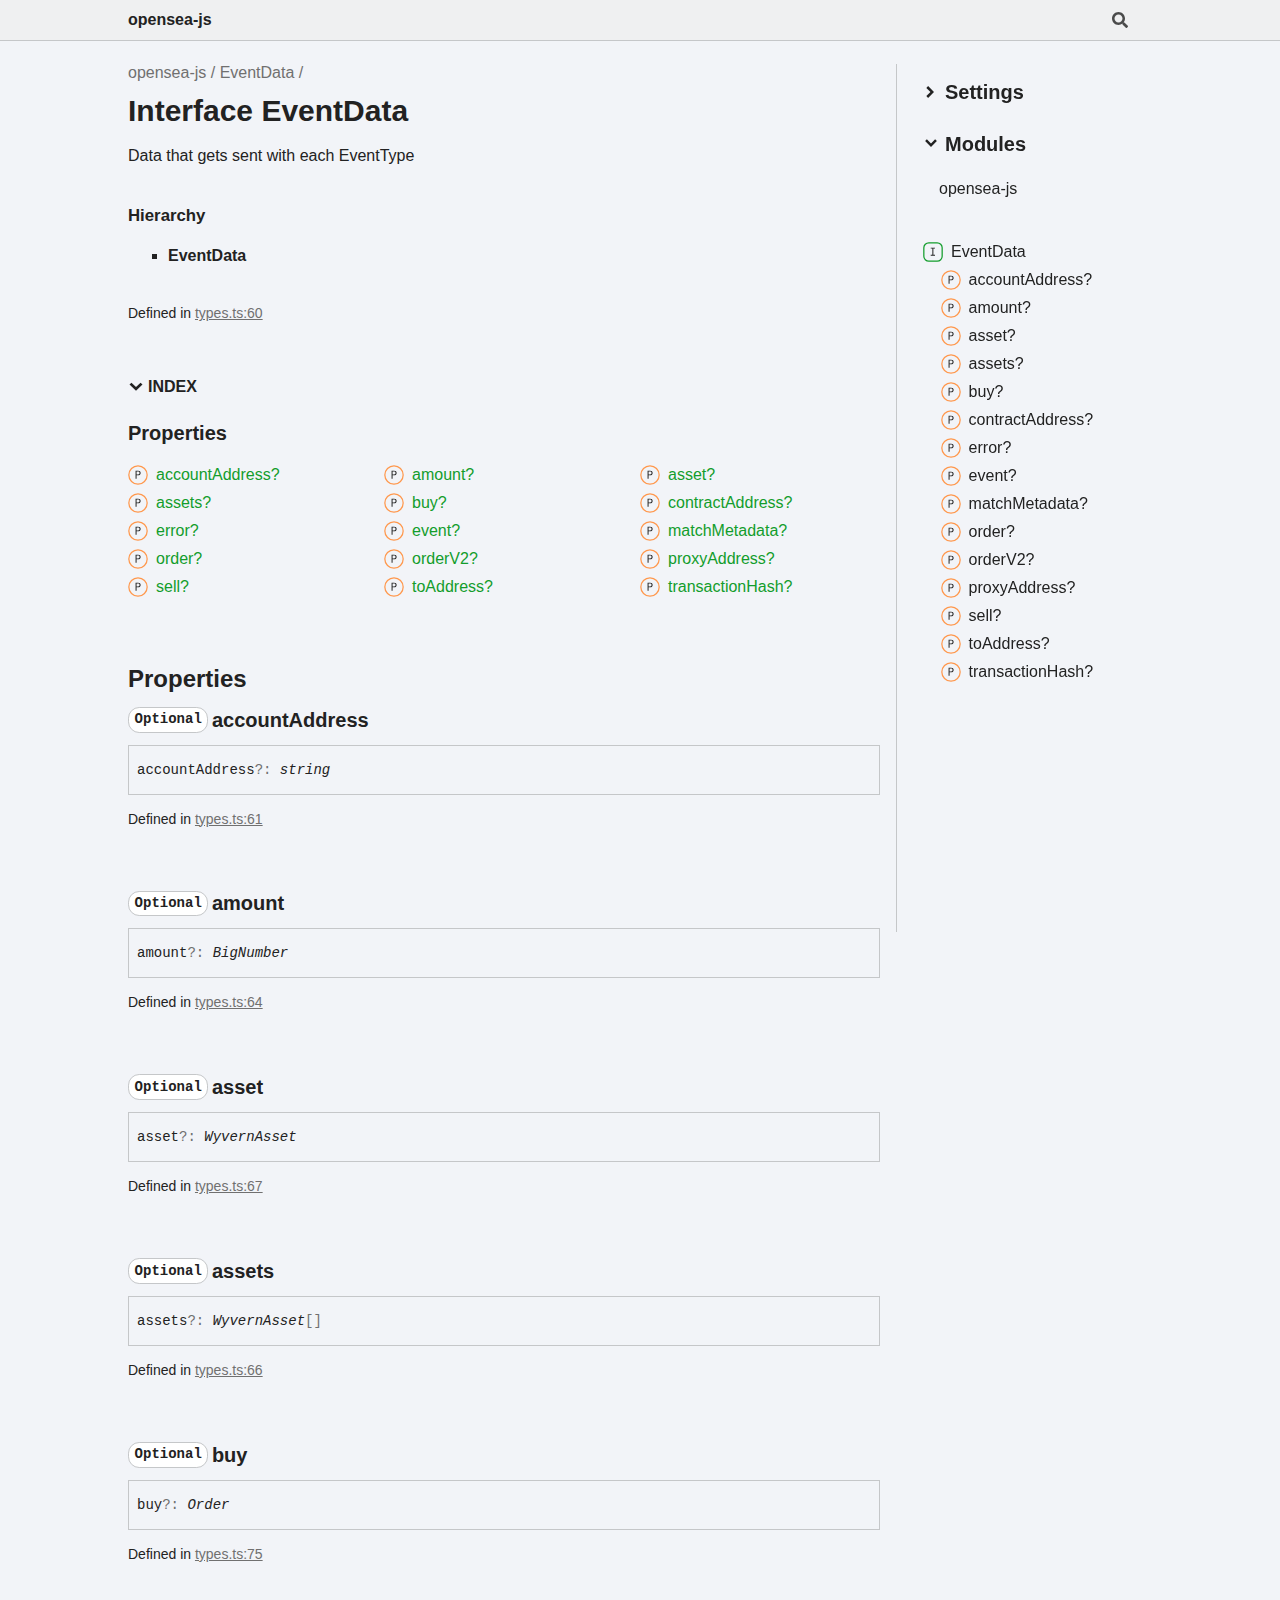
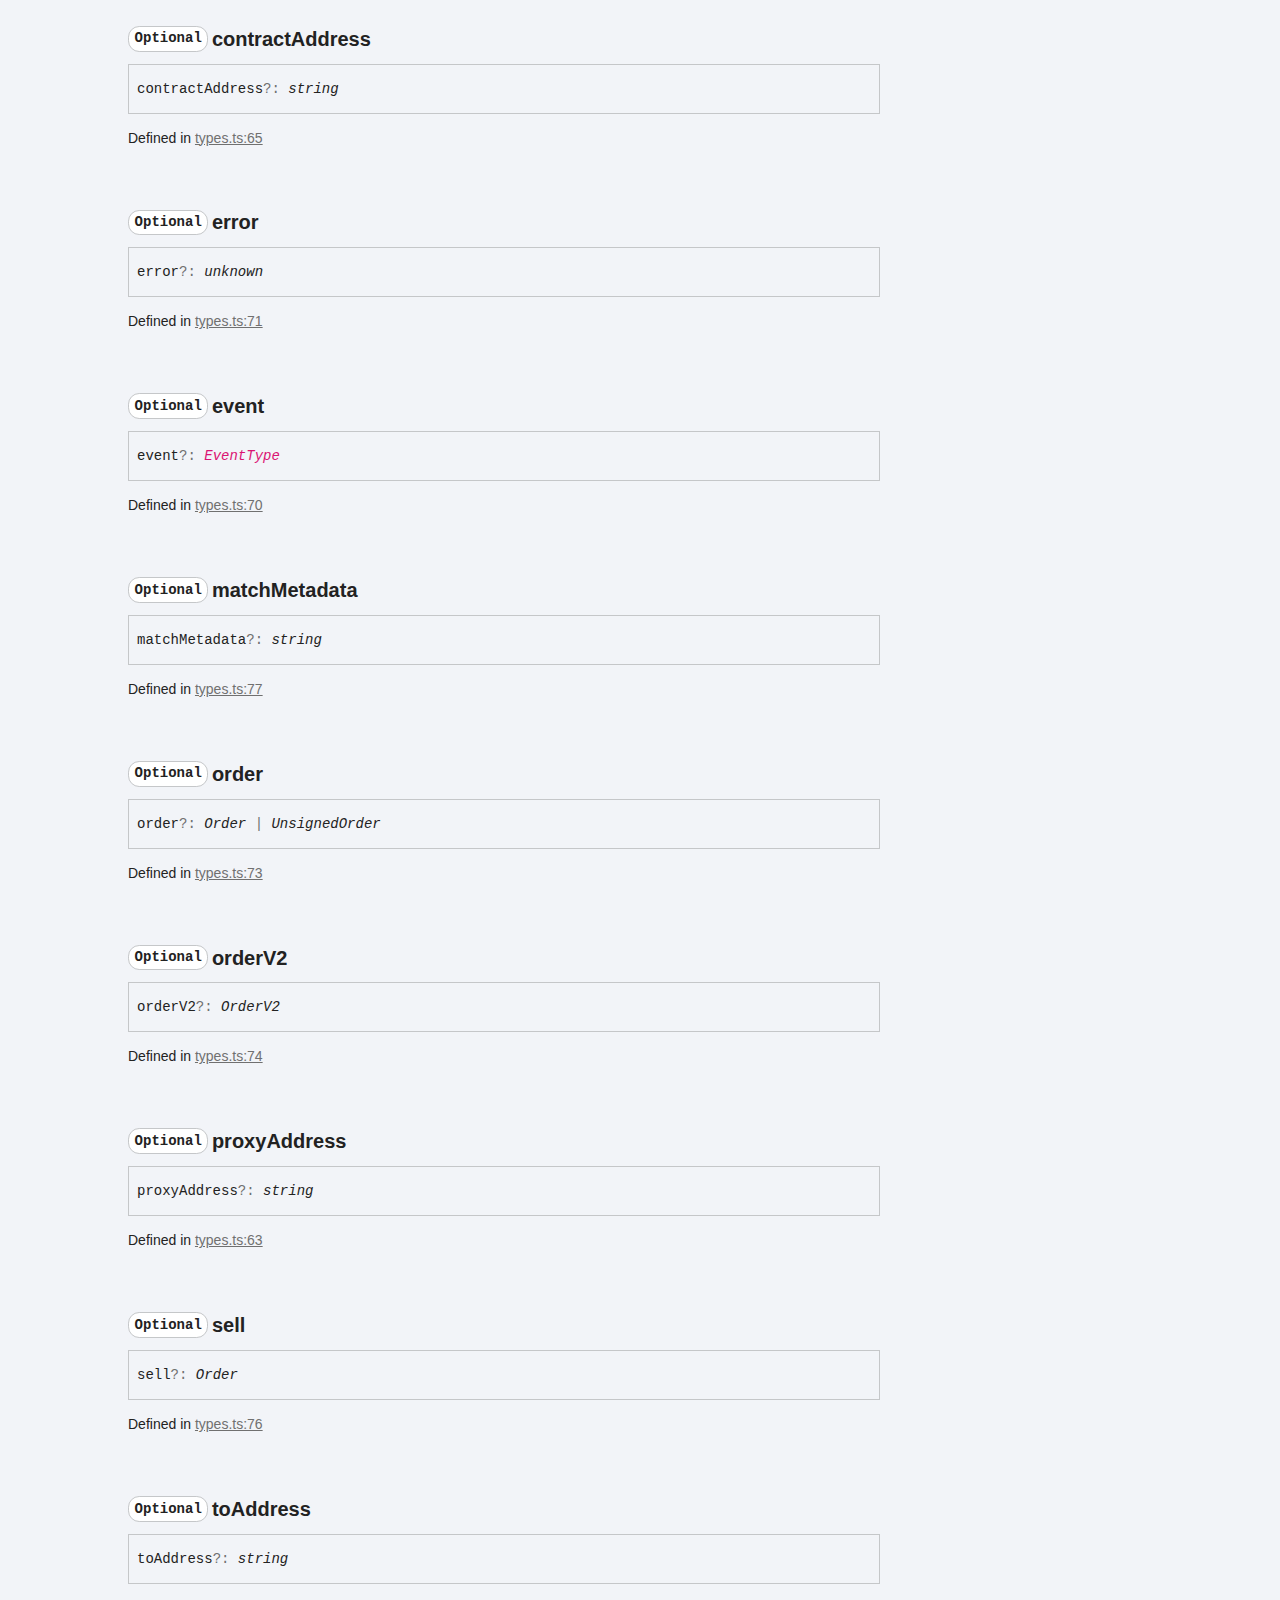
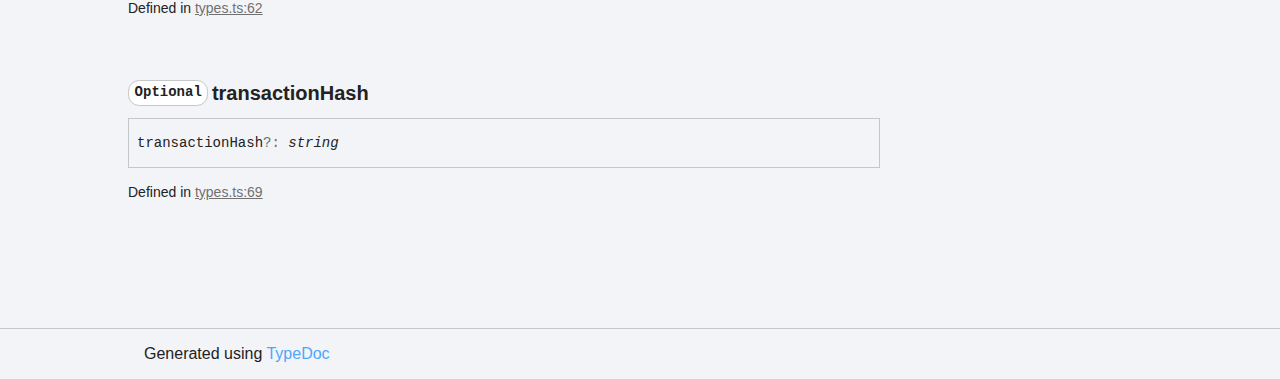
<file: interfaces/EventData.html>
<!DOCTYPE html><html class="default" lang="en"><head><meta charSet="utf-8"/><meta http-equiv="x-ua-compatible" content="IE=edge"/><title>EventData | opensea-js</title><meta name="description" content="Documentation for opensea-js"/><meta name="viewport" content="width=device-width, initial-scale=1"/><link rel="stylesheet" href="../assets/style.css"/><link rel="stylesheet" href="../assets/highlight.css"/><script async src="../assets/search.js" id="search-script"></script></head><body><script>document.documentElement.dataset.theme = localStorage.getItem("tsd-theme") || "os"</script><header class="tsd-page-toolbar">
<div class="tsd-toolbar-contents container">
<div class="table-cell" id="tsd-search" data-base="..">
<div class="field"><label for="tsd-search-field" class="tsd-widget tsd-toolbar-icon search no-caption"><svg width="16" height="16" viewBox="0 0 16 16" fill="none"><path d="M15.7824 13.833L12.6666 10.7177C12.5259 10.5771 12.3353 10.499 12.1353 10.499H11.6259C12.4884 9.39596 13.001 8.00859 13.001 6.49937C13.001 2.90909 10.0914 0 6.50048 0C2.90959 0 0 2.90909 0 6.49937C0 10.0896 2.90959 12.9987 6.50048 12.9987C8.00996 12.9987 9.39756 12.4863 10.5008 11.6239V12.1332C10.5008 12.3332 10.5789 12.5238 10.7195 12.6644L13.8354 15.7797C14.1292 16.0734 14.6042 16.0734 14.8948 15.7797L15.7793 14.8954C16.0731 14.6017 16.0731 14.1267 15.7824 13.833ZM6.50048 10.499C4.29094 10.499 2.50018 8.71165 2.50018 6.49937C2.50018 4.29021 4.28781 2.49976 6.50048 2.49976C8.71001 2.49976 10.5008 4.28708 10.5008 6.49937C10.5008 8.70852 8.71314 10.499 6.50048 10.499Z" fill="var(--color-text)"></path></svg></label><input type="text" id="tsd-search-field" aria-label="Search"/></div>
<div class="field">
<div id="tsd-toolbar-links"></div></div>
<ul class="results">
<li class="state loading">Preparing search index...</li>
<li class="state failure">The search index is not available</li></ul><a href="../index.html" class="title">opensea-js</a></div>
<div class="table-cell" id="tsd-widgets"><a href="#" class="tsd-widget tsd-toolbar-icon menu no-caption" data-toggle="menu" aria-label="Menu"><svg width="16" height="16" viewBox="0 0 16 16" fill="none"><rect x="1" y="3" width="14" height="2" fill="var(--color-text)"></rect><rect x="1" y="7" width="14" height="2" fill="var(--color-text)"></rect><rect x="1" y="11" width="14" height="2" fill="var(--color-text)"></rect></svg></a></div></div></header>
<div class="container container-main">
<div class="col-8 col-content">
<div class="tsd-page-title">
<ul class="tsd-breadcrumb">
<li><a href="../modules.html">opensea-js</a></li>
<li><a href="EventData.html">EventData</a></li></ul>
<h1>Interface EventData</h1></div>
<section class="tsd-panel tsd-comment">
<div class="tsd-comment tsd-typography"><p>Data that gets sent with each EventType</p>
</div></section>
<section class="tsd-panel tsd-hierarchy">
<h4>Hierarchy</h4>
<ul class="tsd-hierarchy">
<li><span class="target">EventData</span></li></ul></section><aside class="tsd-sources">
<ul>
<li>Defined in <a href="https://github.com/tercel-opensea/opensea-js/blob/15dd367/src/types.ts#L60">types.ts:60</a></li></ul></aside>
<section class="tsd-panel-group tsd-index-group">
<section class="tsd-panel tsd-index-panel">
<details class="tsd-index-content tsd-index-accordion" open><summary class="tsd-accordion-summary tsd-index-summary">
<h5 class="tsd-index-heading uppercase" role="button" aria-expanded="false" tabIndex=0><svg width="16" height="16" viewBox="0 0 16 16" fill="none"><path d="M1.5 5.50969L8 11.6609L14.5 5.50969L12.5466 3.66086L8 7.96494L3.45341 3.66086L1.5 5.50969Z" fill="var(--color-text)"></path></svg> Index</h5></summary>
<div class="tsd-accordion-details">
<section class="tsd-index-section">
<h3 class="tsd-index-heading">Properties</h3>
<div class="tsd-index-list"><a href="EventData.html#accountAddress" class="tsd-index-link tsd-kind-property tsd-parent-kind-interface"><svg class="tsd-kind-icon" width="24" height="24" viewBox="0 0 24 24"><rect fill="var(--color-icon-background)" stroke="#FF984D" stroke-width="1.5" x="1" y="1" width="22" height="22" rx="12" id="icon-1024-path"></rect><path d="M9.354 16V7.24H12.174C12.99 7.24 13.638 7.476 14.118 7.948C14.606 8.412 14.85 9.036 14.85 9.82C14.85 10.604 14.606 11.232 14.118 11.704C13.638 12.168 12.99 12.4 12.174 12.4H10.434V16H9.354ZM10.434 11.428H12.174C12.646 11.428 13.022 11.284 13.302 10.996C13.59 10.7 13.734 10.308 13.734 9.82C13.734 9.324 13.59 8.932 13.302 8.644C13.022 8.356 12.646 8.212 12.174 8.212H10.434V11.428Z" fill="var(--color-text)" id="icon-1024-text"></path></svg><span>account<wbr/>Address?</span></a>
<a href="EventData.html#amount" class="tsd-index-link tsd-kind-property tsd-parent-kind-interface"><svg class="tsd-kind-icon" width="24" height="24" viewBox="0 0 24 24"><use href="#icon-1024-path"></use><use href="#icon-1024-text"></use></svg><span>amount?</span></a>
<a href="EventData.html#asset" class="tsd-index-link tsd-kind-property tsd-parent-kind-interface"><svg class="tsd-kind-icon" width="24" height="24" viewBox="0 0 24 24"><use href="#icon-1024-path"></use><use href="#icon-1024-text"></use></svg><span>asset?</span></a>
<a href="EventData.html#assets" class="tsd-index-link tsd-kind-property tsd-parent-kind-interface"><svg class="tsd-kind-icon" width="24" height="24" viewBox="0 0 24 24"><use href="#icon-1024-path"></use><use href="#icon-1024-text"></use></svg><span>assets?</span></a>
<a href="EventData.html#buy" class="tsd-index-link tsd-kind-property tsd-parent-kind-interface"><svg class="tsd-kind-icon" width="24" height="24" viewBox="0 0 24 24"><use href="#icon-1024-path"></use><use href="#icon-1024-text"></use></svg><span>buy?</span></a>
<a href="EventData.html#contractAddress" class="tsd-index-link tsd-kind-property tsd-parent-kind-interface"><svg class="tsd-kind-icon" width="24" height="24" viewBox="0 0 24 24"><use href="#icon-1024-path"></use><use href="#icon-1024-text"></use></svg><span>contract<wbr/>Address?</span></a>
<a href="EventData.html#error" class="tsd-index-link tsd-kind-property tsd-parent-kind-interface"><svg class="tsd-kind-icon" width="24" height="24" viewBox="0 0 24 24"><use href="#icon-1024-path"></use><use href="#icon-1024-text"></use></svg><span>error?</span></a>
<a href="EventData.html#event" class="tsd-index-link tsd-kind-property tsd-parent-kind-interface"><svg class="tsd-kind-icon" width="24" height="24" viewBox="0 0 24 24"><use href="#icon-1024-path"></use><use href="#icon-1024-text"></use></svg><span>event?</span></a>
<a href="EventData.html#matchMetadata" class="tsd-index-link tsd-kind-property tsd-parent-kind-interface"><svg class="tsd-kind-icon" width="24" height="24" viewBox="0 0 24 24"><use href="#icon-1024-path"></use><use href="#icon-1024-text"></use></svg><span>match<wbr/>Metadata?</span></a>
<a href="EventData.html#order" class="tsd-index-link tsd-kind-property tsd-parent-kind-interface"><svg class="tsd-kind-icon" width="24" height="24" viewBox="0 0 24 24"><use href="#icon-1024-path"></use><use href="#icon-1024-text"></use></svg><span>order?</span></a>
<a href="EventData.html#orderV2" class="tsd-index-link tsd-kind-property tsd-parent-kind-interface"><svg class="tsd-kind-icon" width="24" height="24" viewBox="0 0 24 24"><use href="#icon-1024-path"></use><use href="#icon-1024-text"></use></svg><span>order<wbr/>V2?</span></a>
<a href="EventData.html#proxyAddress" class="tsd-index-link tsd-kind-property tsd-parent-kind-interface"><svg class="tsd-kind-icon" width="24" height="24" viewBox="0 0 24 24"><use href="#icon-1024-path"></use><use href="#icon-1024-text"></use></svg><span>proxy<wbr/>Address?</span></a>
<a href="EventData.html#sell" class="tsd-index-link tsd-kind-property tsd-parent-kind-interface"><svg class="tsd-kind-icon" width="24" height="24" viewBox="0 0 24 24"><use href="#icon-1024-path"></use><use href="#icon-1024-text"></use></svg><span>sell?</span></a>
<a href="EventData.html#toAddress" class="tsd-index-link tsd-kind-property tsd-parent-kind-interface"><svg class="tsd-kind-icon" width="24" height="24" viewBox="0 0 24 24"><use href="#icon-1024-path"></use><use href="#icon-1024-text"></use></svg><span>to<wbr/>Address?</span></a>
<a href="EventData.html#transactionHash" class="tsd-index-link tsd-kind-property tsd-parent-kind-interface"><svg class="tsd-kind-icon" width="24" height="24" viewBox="0 0 24 24"><use href="#icon-1024-path"></use><use href="#icon-1024-text"></use></svg><span>transaction<wbr/>Hash?</span></a>
</div></section></div></details></section></section>
<section class="tsd-panel-group tsd-member-group">
<h2>Properties</h2>
<section class="tsd-panel tsd-member tsd-kind-property tsd-parent-kind-interface"><a id="accountAddress" class="tsd-anchor"></a>
<h3 class="tsd-anchor-link"><code class="tsd-tag ts-flagOptional">Optional</code> <span>account<wbr/>Address</span><a href="#accountAddress" aria-label="Permalink" class="tsd-anchor-icon"><svg class="icon icon-tabler icon-tabler-link" viewBox="0 0 24 24" stroke-width="2" stroke="currentColor" fill="none" stroke-linecap="round" stroke-linejoin="round"><path stroke="none" d="M0 0h24v24H0z" fill="none" id="icon-anchor-a"></path><path d="M10 14a3.5 3.5 0 0 0 5 0l4 -4a3.5 3.5 0 0 0 -5 -5l-.5 .5" id="icon-anchor-b"></path><path d="M14 10a3.5 3.5 0 0 0 -5 0l-4 4a3.5 3.5 0 0 0 5 5l.5 -.5" id="icon-anchor-c"></path></svg></a></h3>
<div class="tsd-signature">account<wbr/>Address<span class="tsd-signature-symbol">?:</span> <span class="tsd-signature-type">string</span></div><aside class="tsd-sources">
<ul>
<li>Defined in <a href="https://github.com/tercel-opensea/opensea-js/blob/15dd367/src/types.ts#L61">types.ts:61</a></li></ul></aside></section>
<section class="tsd-panel tsd-member tsd-kind-property tsd-parent-kind-interface"><a id="amount" class="tsd-anchor"></a>
<h3 class="tsd-anchor-link"><code class="tsd-tag ts-flagOptional">Optional</code> <span>amount</span><a href="#amount" aria-label="Permalink" class="tsd-anchor-icon"><svg class="icon icon-tabler icon-tabler-link" viewBox="0 0 24 24" stroke-width="2" stroke="currentColor" fill="none" stroke-linecap="round" stroke-linejoin="round"><use href="#icon-anchor-a"></use><use href="#icon-anchor-b"></use><use href="#icon-anchor-c"></use></svg></a></h3>
<div class="tsd-signature">amount<span class="tsd-signature-symbol">?:</span> <span class="tsd-signature-type">BigNumber</span></div><aside class="tsd-sources">
<ul>
<li>Defined in <a href="https://github.com/tercel-opensea/opensea-js/blob/15dd367/src/types.ts#L64">types.ts:64</a></li></ul></aside></section>
<section class="tsd-panel tsd-member tsd-kind-property tsd-parent-kind-interface"><a id="asset" class="tsd-anchor"></a>
<h3 class="tsd-anchor-link"><code class="tsd-tag ts-flagOptional">Optional</code> <span>asset</span><a href="#asset" aria-label="Permalink" class="tsd-anchor-icon"><svg class="icon icon-tabler icon-tabler-link" viewBox="0 0 24 24" stroke-width="2" stroke="currentColor" fill="none" stroke-linecap="round" stroke-linejoin="round"><use href="#icon-anchor-a"></use><use href="#icon-anchor-b"></use><use href="#icon-anchor-c"></use></svg></a></h3>
<div class="tsd-signature">asset<span class="tsd-signature-symbol">?:</span> <span class="tsd-signature-type">WyvernAsset</span></div><aside class="tsd-sources">
<ul>
<li>Defined in <a href="https://github.com/tercel-opensea/opensea-js/blob/15dd367/src/types.ts#L67">types.ts:67</a></li></ul></aside></section>
<section class="tsd-panel tsd-member tsd-kind-property tsd-parent-kind-interface"><a id="assets" class="tsd-anchor"></a>
<h3 class="tsd-anchor-link"><code class="tsd-tag ts-flagOptional">Optional</code> <span>assets</span><a href="#assets" aria-label="Permalink" class="tsd-anchor-icon"><svg class="icon icon-tabler icon-tabler-link" viewBox="0 0 24 24" stroke-width="2" stroke="currentColor" fill="none" stroke-linecap="round" stroke-linejoin="round"><use href="#icon-anchor-a"></use><use href="#icon-anchor-b"></use><use href="#icon-anchor-c"></use></svg></a></h3>
<div class="tsd-signature">assets<span class="tsd-signature-symbol">?:</span> <span class="tsd-signature-type">WyvernAsset</span><span class="tsd-signature-symbol">[]</span></div><aside class="tsd-sources">
<ul>
<li>Defined in <a href="https://github.com/tercel-opensea/opensea-js/blob/15dd367/src/types.ts#L66">types.ts:66</a></li></ul></aside></section>
<section class="tsd-panel tsd-member tsd-kind-property tsd-parent-kind-interface"><a id="buy" class="tsd-anchor"></a>
<h3 class="tsd-anchor-link"><code class="tsd-tag ts-flagOptional">Optional</code> <span>buy</span><a href="#buy" aria-label="Permalink" class="tsd-anchor-icon"><svg class="icon icon-tabler icon-tabler-link" viewBox="0 0 24 24" stroke-width="2" stroke="currentColor" fill="none" stroke-linecap="round" stroke-linejoin="round"><use href="#icon-anchor-a"></use><use href="#icon-anchor-b"></use><use href="#icon-anchor-c"></use></svg></a></h3>
<div class="tsd-signature">buy<span class="tsd-signature-symbol">?:</span> <span class="tsd-signature-type">Order</span></div><aside class="tsd-sources">
<ul>
<li>Defined in <a href="https://github.com/tercel-opensea/opensea-js/blob/15dd367/src/types.ts#L75">types.ts:75</a></li></ul></aside></section>
<section class="tsd-panel tsd-member tsd-kind-property tsd-parent-kind-interface"><a id="contractAddress" class="tsd-anchor"></a>
<h3 class="tsd-anchor-link"><code class="tsd-tag ts-flagOptional">Optional</code> <span>contract<wbr/>Address</span><a href="#contractAddress" aria-label="Permalink" class="tsd-anchor-icon"><svg class="icon icon-tabler icon-tabler-link" viewBox="0 0 24 24" stroke-width="2" stroke="currentColor" fill="none" stroke-linecap="round" stroke-linejoin="round"><use href="#icon-anchor-a"></use><use href="#icon-anchor-b"></use><use href="#icon-anchor-c"></use></svg></a></h3>
<div class="tsd-signature">contract<wbr/>Address<span class="tsd-signature-symbol">?:</span> <span class="tsd-signature-type">string</span></div><aside class="tsd-sources">
<ul>
<li>Defined in <a href="https://github.com/tercel-opensea/opensea-js/blob/15dd367/src/types.ts#L65">types.ts:65</a></li></ul></aside></section>
<section class="tsd-panel tsd-member tsd-kind-property tsd-parent-kind-interface"><a id="error" class="tsd-anchor"></a>
<h3 class="tsd-anchor-link"><code class="tsd-tag ts-flagOptional">Optional</code> <span>error</span><a href="#error" aria-label="Permalink" class="tsd-anchor-icon"><svg class="icon icon-tabler icon-tabler-link" viewBox="0 0 24 24" stroke-width="2" stroke="currentColor" fill="none" stroke-linecap="round" stroke-linejoin="round"><use href="#icon-anchor-a"></use><use href="#icon-anchor-b"></use><use href="#icon-anchor-c"></use></svg></a></h3>
<div class="tsd-signature">error<span class="tsd-signature-symbol">?:</span> <span class="tsd-signature-type">unknown</span></div><aside class="tsd-sources">
<ul>
<li>Defined in <a href="https://github.com/tercel-opensea/opensea-js/blob/15dd367/src/types.ts#L71">types.ts:71</a></li></ul></aside></section>
<section class="tsd-panel tsd-member tsd-kind-property tsd-parent-kind-interface"><a id="event" class="tsd-anchor"></a>
<h3 class="tsd-anchor-link"><code class="tsd-tag ts-flagOptional">Optional</code> <span>event</span><a href="#event" aria-label="Permalink" class="tsd-anchor-icon"><svg class="icon icon-tabler icon-tabler-link" viewBox="0 0 24 24" stroke-width="2" stroke="currentColor" fill="none" stroke-linecap="round" stroke-linejoin="round"><use href="#icon-anchor-a"></use><use href="#icon-anchor-b"></use><use href="#icon-anchor-c"></use></svg></a></h3>
<div class="tsd-signature">event<span class="tsd-signature-symbol">?:</span> <a href="../enums/EventType.html" class="tsd-signature-type" data-tsd-kind="Enumeration">EventType</a></div><aside class="tsd-sources">
<ul>
<li>Defined in <a href="https://github.com/tercel-opensea/opensea-js/blob/15dd367/src/types.ts#L70">types.ts:70</a></li></ul></aside></section>
<section class="tsd-panel tsd-member tsd-kind-property tsd-parent-kind-interface"><a id="matchMetadata" class="tsd-anchor"></a>
<h3 class="tsd-anchor-link"><code class="tsd-tag ts-flagOptional">Optional</code> <span>match<wbr/>Metadata</span><a href="#matchMetadata" aria-label="Permalink" class="tsd-anchor-icon"><svg class="icon icon-tabler icon-tabler-link" viewBox="0 0 24 24" stroke-width="2" stroke="currentColor" fill="none" stroke-linecap="round" stroke-linejoin="round"><use href="#icon-anchor-a"></use><use href="#icon-anchor-b"></use><use href="#icon-anchor-c"></use></svg></a></h3>
<div class="tsd-signature">match<wbr/>Metadata<span class="tsd-signature-symbol">?:</span> <span class="tsd-signature-type">string</span></div><aside class="tsd-sources">
<ul>
<li>Defined in <a href="https://github.com/tercel-opensea/opensea-js/blob/15dd367/src/types.ts#L77">types.ts:77</a></li></ul></aside></section>
<section class="tsd-panel tsd-member tsd-kind-property tsd-parent-kind-interface"><a id="order" class="tsd-anchor"></a>
<h3 class="tsd-anchor-link"><code class="tsd-tag ts-flagOptional">Optional</code> <span>order</span><a href="#order" aria-label="Permalink" class="tsd-anchor-icon"><svg class="icon icon-tabler icon-tabler-link" viewBox="0 0 24 24" stroke-width="2" stroke="currentColor" fill="none" stroke-linecap="round" stroke-linejoin="round"><use href="#icon-anchor-a"></use><use href="#icon-anchor-b"></use><use href="#icon-anchor-c"></use></svg></a></h3>
<div class="tsd-signature">order<span class="tsd-signature-symbol">?:</span> <span class="tsd-signature-type">Order</span><span class="tsd-signature-symbol"> | </span><span class="tsd-signature-type">UnsignedOrder</span></div><aside class="tsd-sources">
<ul>
<li>Defined in <a href="https://github.com/tercel-opensea/opensea-js/blob/15dd367/src/types.ts#L73">types.ts:73</a></li></ul></aside></section>
<section class="tsd-panel tsd-member tsd-kind-property tsd-parent-kind-interface"><a id="orderV2" class="tsd-anchor"></a>
<h3 class="tsd-anchor-link"><code class="tsd-tag ts-flagOptional">Optional</code> <span>order<wbr/>V2</span><a href="#orderV2" aria-label="Permalink" class="tsd-anchor-icon"><svg class="icon icon-tabler icon-tabler-link" viewBox="0 0 24 24" stroke-width="2" stroke="currentColor" fill="none" stroke-linecap="round" stroke-linejoin="round"><use href="#icon-anchor-a"></use><use href="#icon-anchor-b"></use><use href="#icon-anchor-c"></use></svg></a></h3>
<div class="tsd-signature">order<wbr/>V2<span class="tsd-signature-symbol">?:</span> <span class="tsd-signature-type">OrderV2</span></div><aside class="tsd-sources">
<ul>
<li>Defined in <a href="https://github.com/tercel-opensea/opensea-js/blob/15dd367/src/types.ts#L74">types.ts:74</a></li></ul></aside></section>
<section class="tsd-panel tsd-member tsd-kind-property tsd-parent-kind-interface"><a id="proxyAddress" class="tsd-anchor"></a>
<h3 class="tsd-anchor-link"><code class="tsd-tag ts-flagOptional">Optional</code> <span>proxy<wbr/>Address</span><a href="#proxyAddress" aria-label="Permalink" class="tsd-anchor-icon"><svg class="icon icon-tabler icon-tabler-link" viewBox="0 0 24 24" stroke-width="2" stroke="currentColor" fill="none" stroke-linecap="round" stroke-linejoin="round"><use href="#icon-anchor-a"></use><use href="#icon-anchor-b"></use><use href="#icon-anchor-c"></use></svg></a></h3>
<div class="tsd-signature">proxy<wbr/>Address<span class="tsd-signature-symbol">?:</span> <span class="tsd-signature-type">string</span></div><aside class="tsd-sources">
<ul>
<li>Defined in <a href="https://github.com/tercel-opensea/opensea-js/blob/15dd367/src/types.ts#L63">types.ts:63</a></li></ul></aside></section>
<section class="tsd-panel tsd-member tsd-kind-property tsd-parent-kind-interface"><a id="sell" class="tsd-anchor"></a>
<h3 class="tsd-anchor-link"><code class="tsd-tag ts-flagOptional">Optional</code> <span>sell</span><a href="#sell" aria-label="Permalink" class="tsd-anchor-icon"><svg class="icon icon-tabler icon-tabler-link" viewBox="0 0 24 24" stroke-width="2" stroke="currentColor" fill="none" stroke-linecap="round" stroke-linejoin="round"><use href="#icon-anchor-a"></use><use href="#icon-anchor-b"></use><use href="#icon-anchor-c"></use></svg></a></h3>
<div class="tsd-signature">sell<span class="tsd-signature-symbol">?:</span> <span class="tsd-signature-type">Order</span></div><aside class="tsd-sources">
<ul>
<li>Defined in <a href="https://github.com/tercel-opensea/opensea-js/blob/15dd367/src/types.ts#L76">types.ts:76</a></li></ul></aside></section>
<section class="tsd-panel tsd-member tsd-kind-property tsd-parent-kind-interface"><a id="toAddress" class="tsd-anchor"></a>
<h3 class="tsd-anchor-link"><code class="tsd-tag ts-flagOptional">Optional</code> <span>to<wbr/>Address</span><a href="#toAddress" aria-label="Permalink" class="tsd-anchor-icon"><svg class="icon icon-tabler icon-tabler-link" viewBox="0 0 24 24" stroke-width="2" stroke="currentColor" fill="none" stroke-linecap="round" stroke-linejoin="round"><use href="#icon-anchor-a"></use><use href="#icon-anchor-b"></use><use href="#icon-anchor-c"></use></svg></a></h3>
<div class="tsd-signature">to<wbr/>Address<span class="tsd-signature-symbol">?:</span> <span class="tsd-signature-type">string</span></div><aside class="tsd-sources">
<ul>
<li>Defined in <a href="https://github.com/tercel-opensea/opensea-js/blob/15dd367/src/types.ts#L62">types.ts:62</a></li></ul></aside></section>
<section class="tsd-panel tsd-member tsd-kind-property tsd-parent-kind-interface"><a id="transactionHash" class="tsd-anchor"></a>
<h3 class="tsd-anchor-link"><code class="tsd-tag ts-flagOptional">Optional</code> <span>transaction<wbr/>Hash</span><a href="#transactionHash" aria-label="Permalink" class="tsd-anchor-icon"><svg class="icon icon-tabler icon-tabler-link" viewBox="0 0 24 24" stroke-width="2" stroke="currentColor" fill="none" stroke-linecap="round" stroke-linejoin="round"><use href="#icon-anchor-a"></use><use href="#icon-anchor-b"></use><use href="#icon-anchor-c"></use></svg></a></h3>
<div class="tsd-signature">transaction<wbr/>Hash<span class="tsd-signature-symbol">?:</span> <span class="tsd-signature-type">string</span></div><aside class="tsd-sources">
<ul>
<li>Defined in <a href="https://github.com/tercel-opensea/opensea-js/blob/15dd367/src/types.ts#L69">types.ts:69</a></li></ul></aside></section></section></div>
<div class="col-4 col-menu menu-sticky-wrap menu-highlight">
<div class="tsd-navigation settings">
<details class="tsd-index-accordion"><summary class="tsd-accordion-summary">
<h3><svg width="20" height="20" viewBox="0 0 24 24" fill="none"><path d="M4.93896 8.531L12 15.591L19.061 8.531L16.939 6.409L12 11.349L7.06098 6.409L4.93896 8.531Z" fill="var(--color-text)"></path></svg> Settings</h3></summary>
<div class="tsd-accordion-details">
<div class="tsd-filter-visibility">
<h4 class="uppercase">Member Visibility</h4><form>
<ul id="tsd-filter-options">
<li class="tsd-filter-item"><label class="tsd-filter-input"><input type="checkbox" id="tsd-filter-protected" name="protected"/><svg width="32" height="32" viewBox="0 0 32 32" aria-hidden="true"><rect class="tsd-checkbox-background" width="30" height="30" x="1" y="1" rx="6" fill="none"></rect><path class="tsd-checkbox-checkmark" d="M8.35422 16.8214L13.2143 21.75L24.6458 10.25" stroke="none" stroke-width="3.5" stroke-linejoin="round" fill="none"></path></svg><span>Protected</span></label></li>
<li class="tsd-filter-item"><label class="tsd-filter-input"><input type="checkbox" id="tsd-filter-private" name="private"/><svg width="32" height="32" viewBox="0 0 32 32" aria-hidden="true"><rect class="tsd-checkbox-background" width="30" height="30" x="1" y="1" rx="6" fill="none"></rect><path class="tsd-checkbox-checkmark" d="M8.35422 16.8214L13.2143 21.75L24.6458 10.25" stroke="none" stroke-width="3.5" stroke-linejoin="round" fill="none"></path></svg><span>Private</span></label></li>
<li class="tsd-filter-item"><label class="tsd-filter-input"><input type="checkbox" id="tsd-filter-inherited" name="inherited" checked/><svg width="32" height="32" viewBox="0 0 32 32" aria-hidden="true"><rect class="tsd-checkbox-background" width="30" height="30" x="1" y="1" rx="6" fill="none"></rect><path class="tsd-checkbox-checkmark" d="M8.35422 16.8214L13.2143 21.75L24.6458 10.25" stroke="none" stroke-width="3.5" stroke-linejoin="round" fill="none"></path></svg><span>Inherited</span></label></li>
<li class="tsd-filter-item"><label class="tsd-filter-input"><input type="checkbox" id="tsd-filter-external" name="external"/><svg width="32" height="32" viewBox="0 0 32 32" aria-hidden="true"><rect class="tsd-checkbox-background" width="30" height="30" x="1" y="1" rx="6" fill="none"></rect><path class="tsd-checkbox-checkmark" d="M8.35422 16.8214L13.2143 21.75L24.6458 10.25" stroke="none" stroke-width="3.5" stroke-linejoin="round" fill="none"></path></svg><span>External</span></label></li></ul></form></div>
<div class="tsd-theme-toggle">
<h4 class="uppercase">Theme</h4><select id="theme"><option value="os">OS</option><option value="light">Light</option><option value="dark">Dark</option></select></div></div></details></div>
<nav class="tsd-navigation primary">
<details class="tsd-index-accordion" open><summary class="tsd-accordion-summary">
<h3><svg width="20" height="20" viewBox="0 0 24 24" fill="none"><path d="M4.93896 8.531L12 15.591L19.061 8.531L16.939 6.409L12 11.349L7.06098 6.409L4.93896 8.531Z" fill="var(--color-text)"></path></svg> Modules</h3></summary>
<div class="tsd-accordion-details">
<ul>
<li><a href="../modules.html">opensea-<wbr/>js</a>
<ul></ul></li></ul></div></details></nav>
<nav class="tsd-navigation secondary menu-sticky">
<ul>
<li class="current tsd-kind-interface"><a href="EventData.html" class="tsd-index-link"><svg class="tsd-kind-icon" width="24" height="24" viewBox="0 0 24 24"><rect fill="var(--color-icon-background)" stroke="var(--color-ts-interface)" stroke-width="1.5" x="1" y="1" width="22" height="22" rx="6" id="icon-256-path"></rect><path d="M9.51 16V15.016H11.298V8.224H9.51V7.24H14.19V8.224H12.402V15.016H14.19V16H9.51Z" fill="var(--color-text)" id="icon-256-text"></path></svg><span>Event<wbr/>Data</span></a>
<ul>
<li class="tsd-kind-property tsd-parent-kind-interface"><a href="EventData.html#accountAddress" class="tsd-index-link"><svg class="tsd-kind-icon" width="24" height="24" viewBox="0 0 24 24"><use href="#icon-1024-path"></use><use href="#icon-1024-text"></use></svg>account<wbr/>Address?</a></li>
<li class="tsd-kind-property tsd-parent-kind-interface"><a href="EventData.html#amount" class="tsd-index-link"><svg class="tsd-kind-icon" width="24" height="24" viewBox="0 0 24 24"><use href="#icon-1024-path"></use><use href="#icon-1024-text"></use></svg>amount?</a></li>
<li class="tsd-kind-property tsd-parent-kind-interface"><a href="EventData.html#asset" class="tsd-index-link"><svg class="tsd-kind-icon" width="24" height="24" viewBox="0 0 24 24"><use href="#icon-1024-path"></use><use href="#icon-1024-text"></use></svg>asset?</a></li>
<li class="tsd-kind-property tsd-parent-kind-interface"><a href="EventData.html#assets" class="tsd-index-link"><svg class="tsd-kind-icon" width="24" height="24" viewBox="0 0 24 24"><use href="#icon-1024-path"></use><use href="#icon-1024-text"></use></svg>assets?</a></li>
<li class="tsd-kind-property tsd-parent-kind-interface"><a href="EventData.html#buy" class="tsd-index-link"><svg class="tsd-kind-icon" width="24" height="24" viewBox="0 0 24 24"><use href="#icon-1024-path"></use><use href="#icon-1024-text"></use></svg>buy?</a></li>
<li class="tsd-kind-property tsd-parent-kind-interface"><a href="EventData.html#contractAddress" class="tsd-index-link"><svg class="tsd-kind-icon" width="24" height="24" viewBox="0 0 24 24"><use href="#icon-1024-path"></use><use href="#icon-1024-text"></use></svg>contract<wbr/>Address?</a></li>
<li class="tsd-kind-property tsd-parent-kind-interface"><a href="EventData.html#error" class="tsd-index-link"><svg class="tsd-kind-icon" width="24" height="24" viewBox="0 0 24 24"><use href="#icon-1024-path"></use><use href="#icon-1024-text"></use></svg>error?</a></li>
<li class="tsd-kind-property tsd-parent-kind-interface"><a href="EventData.html#event" class="tsd-index-link"><svg class="tsd-kind-icon" width="24" height="24" viewBox="0 0 24 24"><use href="#icon-1024-path"></use><use href="#icon-1024-text"></use></svg>event?</a></li>
<li class="tsd-kind-property tsd-parent-kind-interface"><a href="EventData.html#matchMetadata" class="tsd-index-link"><svg class="tsd-kind-icon" width="24" height="24" viewBox="0 0 24 24"><use href="#icon-1024-path"></use><use href="#icon-1024-text"></use></svg>match<wbr/>Metadata?</a></li>
<li class="tsd-kind-property tsd-parent-kind-interface"><a href="EventData.html#order" class="tsd-index-link"><svg class="tsd-kind-icon" width="24" height="24" viewBox="0 0 24 24"><use href="#icon-1024-path"></use><use href="#icon-1024-text"></use></svg>order?</a></li>
<li class="tsd-kind-property tsd-parent-kind-interface"><a href="EventData.html#orderV2" class="tsd-index-link"><svg class="tsd-kind-icon" width="24" height="24" viewBox="0 0 24 24"><use href="#icon-1024-path"></use><use href="#icon-1024-text"></use></svg>order<wbr/>V2?</a></li>
<li class="tsd-kind-property tsd-parent-kind-interface"><a href="EventData.html#proxyAddress" class="tsd-index-link"><svg class="tsd-kind-icon" width="24" height="24" viewBox="0 0 24 24"><use href="#icon-1024-path"></use><use href="#icon-1024-text"></use></svg>proxy<wbr/>Address?</a></li>
<li class="tsd-kind-property tsd-parent-kind-interface"><a href="EventData.html#sell" class="tsd-index-link"><svg class="tsd-kind-icon" width="24" height="24" viewBox="0 0 24 24"><use href="#icon-1024-path"></use><use href="#icon-1024-text"></use></svg>sell?</a></li>
<li class="tsd-kind-property tsd-parent-kind-interface"><a href="EventData.html#toAddress" class="tsd-index-link"><svg class="tsd-kind-icon" width="24" height="24" viewBox="0 0 24 24"><use href="#icon-1024-path"></use><use href="#icon-1024-text"></use></svg>to<wbr/>Address?</a></li>
<li class="tsd-kind-property tsd-parent-kind-interface"><a href="EventData.html#transactionHash" class="tsd-index-link"><svg class="tsd-kind-icon" width="24" height="24" viewBox="0 0 24 24"><use href="#icon-1024-path"></use><use href="#icon-1024-text"></use></svg>transaction<wbr/>Hash?</a></li></ul></li></ul></nav></div></div>
<div class="container tsd-generator">
<p>Generated using <a href="https://typedoc.org/" target="_blank">TypeDoc</a></p></div>
<div class="overlay"></div><script src="../assets/main.js"></script></body></html>
</file>
<file: assets/style.css>
:root {
    /* Light */
    --light-color-background: #f2f4f8;
    --light-color-background-secondary: #eff0f1;
    --light-color-warning-text: #222;
    --light-color-background-warning: #e6e600;
    --light-color-icon-background: var(--light-color-background);
    --light-color-accent: #c5c7c9;
    --light-color-text: #222;
    --light-color-text-aside: #707070;
    --light-color-link: #4da6ff;
    --light-color-ts: #db1373;
    --light-color-ts-interface: #139d2c;
    --light-color-ts-enum: #9c891a;
    --light-color-ts-class: #2484e5;
    --light-color-ts-function: #572be7;
    --light-color-ts-namespace: #b111c9;
    --light-color-ts-private: #707070;
    --light-color-ts-variable: #4d68ff;
    --light-external-icon: url("data:image/svg+xml;utf8,<svg xmlns='http://www.w3.org/2000/svg' viewBox='0 0 100 100' width='10' height='10'><path fill-opacity='0' stroke='%23000' stroke-width='10' d='m43,35H5v60h60V57M45,5v10l10,10-30,30 20,20 30-30 10,10h10V5z'/></svg>");
    --light-color-scheme: light;

    /* Dark */
    --dark-color-background: #2b2e33;
    --dark-color-background-secondary: #1e2024;
    --dark-color-background-warning: #bebe00;
    --dark-color-warning-text: #222;
    --dark-color-icon-background: var(--dark-color-background-secondary);
    --dark-color-accent: #9096a2;
    --dark-color-text: #f5f5f5;
    --dark-color-text-aside: #dddddd;
    --dark-color-link: #00aff4;
    --dark-color-ts: #ff6492;
    --dark-color-ts-interface: #6cff87;
    --dark-color-ts-enum: #f4d93e;
    --dark-color-ts-class: #61b0ff;
    --dark-color-ts-function: #9772ff;
    --dark-color-ts-namespace: #e14dff;
    --dark-color-ts-private: #e2e2e2;
    --dark-color-ts-variable: #4d68ff;
    --dark-external-icon: url("data:image/svg+xml;utf8,<svg xmlns='http://www.w3.org/2000/svg' viewBox='0 0 100 100' width='10' height='10'><path fill-opacity='0' stroke='%23fff' stroke-width='10' d='m43,35H5v60h60V57M45,5v10l10,10-30,30 20,20 30-30 10,10h10V5z'/></svg>");
    --dark-color-scheme: dark;
}

@media (prefers-color-scheme: light) {
    :root {
        --color-background: var(--light-color-background);
        --color-background-secondary: var(--light-color-background-secondary);
        --color-background-warning: var(--light-color-background-warning);
        --color-warning-text: var(--light-color-warning-text);
        --color-icon-background: var(--light-color-icon-background);
        --color-accent: var(--light-color-accent);
        --color-text: var(--light-color-text);
        --color-text-aside: var(--light-color-text-aside);
        --color-link: var(--light-color-link);
        --color-ts: var(--light-color-ts);
        --color-ts-interface: var(--light-color-ts-interface);
        --color-ts-enum: var(--light-color-ts-enum);
        --color-ts-class: var(--light-color-ts-class);
        --color-ts-function: var(--light-color-ts-function);
        --color-ts-namespace: var(--light-color-ts-namespace);
        --color-ts-private: var(--light-color-ts-private);
        --color-ts-variable: var(--light-color-ts-variable);
        --external-icon: var(--light-external-icon);
        --color-scheme: var(--light-color-scheme);
    }
}

@media (prefers-color-scheme: dark) {
    :root {
        --color-background: var(--dark-color-background);
        --color-background-secondary: var(--dark-color-background-secondary);
        --color-background-warning: var(--dark-color-background-warning);
        --color-warning-text: var(--dark-color-warning-text);
        --color-icon-background: var(--dark-color-icon-background);
        --color-accent: var(--dark-color-accent);
        --color-text: var(--dark-color-text);
        --color-text-aside: var(--dark-color-text-aside);
        --color-link: var(--dark-color-link);
        --color-ts: var(--dark-color-ts);
        --color-ts-interface: var(--dark-color-ts-interface);
        --color-ts-enum: var(--dark-color-ts-enum);
        --color-ts-class: var(--dark-color-ts-class);
        --color-ts-function: var(--dark-color-ts-function);
        --color-ts-namespace: var(--dark-color-ts-namespace);
        --color-ts-private: var(--dark-color-ts-private);
        --color-ts-variable: var(--dark-color-ts-variable);
        --external-icon: var(--dark-external-icon);
        --color-scheme: var(--dark-color-scheme);
    }
}

html {
    color-scheme: var(--color-scheme);
}

body {
    margin: 0;
}

:root[data-theme="light"] {
    --color-background: var(--light-color-background);
    --color-background-secondary: var(--light-color-background-secondary);
    --color-background-warning: var(--light-color-background-warning);
    --color-warning-text: var(--light-color-warning-text);
    --color-icon-background: var(--light-color-icon-background);
    --color-accent: var(--light-color-accent);
    --color-text: var(--light-color-text);
    --color-text-aside: var(--light-color-text-aside);
    --color-link: var(--light-color-link);
    --color-ts: var(--light-color-ts);
    --color-ts-interface: var(--light-color-ts-interface);
    --color-ts-enum: var(--light-color-ts-enum);
    --color-ts-class: var(--light-color-ts-class);
    --color-ts-function: var(--light-color-ts-function);
    --color-ts-namespace: var(--light-color-ts-namespace);
    --color-ts-private: var(--light-color-ts-private);
    --color-ts-variable: var(--light-color-ts-variable);
    --external-icon: var(--light-external-icon);
    --color-scheme: var(--light-color-scheme);
}

:root[data-theme="dark"] {
    --color-background: var(--dark-color-background);
    --color-background-secondary: var(--dark-color-background-secondary);
    --color-background-warning: var(--dark-color-background-warning);
    --color-warning-text: var(--dark-color-warning-text);
    --color-icon-background: var(--dark-color-icon-background);
    --color-accent: var(--dark-color-accent);
    --color-text: var(--dark-color-text);
    --color-text-aside: var(--dark-color-text-aside);
    --color-link: var(--dark-color-link);
    --color-ts: var(--dark-color-ts);
    --color-ts-interface: var(--dark-color-ts-interface);
    --color-ts-enum: var(--dark-color-ts-enum);
    --color-ts-class: var(--dark-color-ts-class);
    --color-ts-function: var(--dark-color-ts-function);
    --color-ts-namespace: var(--dark-color-ts-namespace);
    --color-ts-private: var(--dark-color-ts-private);
    --color-ts-variable: var(--dark-color-ts-variable);
    --external-icon: var(--dark-external-icon);
    --color-scheme: var(--dark-color-scheme);
}

.always-visible,
.always-visible .tsd-signatures {
    display: inherit !important;
}

h1,
h2,
h3,
h4,
h5,
h6 {
    line-height: 1.2;
}

h1 {
    font-size: 1.875rem;
    margin: 0.67rem 0;
}

h2 {
    font-size: 1.5rem;
    margin: 0.83rem 0;
}

h3 {
    font-size: 1.25rem;
    margin: 1rem 0;
}

h4 {
    font-size: 1.05rem;
    margin: 1.33rem 0;
}

h5 {
    font-size: 1rem;
    margin: 1.5rem 0;
}

h6 {
    font-size: 0.875rem;
    margin: 2.33rem 0;
}

.uppercase {
    text-transform: uppercase;
}

pre {
    white-space: pre;
    white-space: pre-wrap;
    word-wrap: break-word;
}

dl,
menu,
ol,
ul {
    margin: 1em 0;
}

dd {
    margin: 0 0 0 40px;
}

.container {
    max-width: 1600px;
    padding: 0 2rem;
}

@media (min-width: 640px) {
    .container {
        padding: 0 4rem;
    }
}
@media (min-width: 1200px) {
    .container {
        padding: 0 8rem;
    }
}
@media (min-width: 1600px) {
    .container {
        padding: 0 12rem;
    }
}

/* Footer */
.tsd-generator {
    border-top: 1px solid var(--color-accent);
    padding-top: 1rem;
    padding-bottom: 1rem;
    max-height: 3.5rem;
}

.tsd-generator > p {
    margin-top: 0;
    margin-bottom: 0;
    padding: 0 1rem;
}

.container-main {
    display: flex;
    justify-content: space-between;
    position: relative;
    margin: 0 auto;
}

.col-4,
.col-8 {
    box-sizing: border-box;
    float: left;
    padding: 2rem 1rem;
}

.col-4 {
    flex: 0 0 25%;
}
.col-8 {
    flex: 1 0;
    flex-wrap: wrap;
    padding-left: 0;
}

@keyframes fade-in {
    from {
        opacity: 0;
    }
    to {
        opacity: 1;
    }
}
@keyframes fade-out {
    from {
        opacity: 1;
        visibility: visible;
    }
    to {
        opacity: 0;
    }
}
@keyframes fade-in-delayed {
    0% {
        opacity: 0;
    }
    33% {
        opacity: 0;
    }
    100% {
        opacity: 1;
    }
}
@keyframes fade-out-delayed {
    0% {
        opacity: 1;
        visibility: visible;
    }
    66% {
        opacity: 0;
    }
    100% {
        opacity: 0;
    }
}
@keyframes shift-to-left {
    from {
        transform: translate(0, 0);
    }
    to {
        transform: translate(-25%, 0);
    }
}
@keyframes unshift-to-left {
    from {
        transform: translate(-25%, 0);
    }
    to {
        transform: translate(0, 0);
    }
}
@keyframes pop-in-from-right {
    from {
        transform: translate(100%, 0);
    }
    to {
        transform: translate(0, 0);
    }
}
@keyframes pop-out-to-right {
    from {
        transform: translate(0, 0);
        visibility: visible;
    }
    to {
        transform: translate(100%, 0);
    }
}
body {
    background: var(--color-background);
    font-family: "Segoe UI", sans-serif;
    font-size: 16px;
    color: var(--color-text);
}

a {
    color: var(--color-link);
    text-decoration: none;
}
a:hover {
    text-decoration: underline;
}
a.external[target="_blank"] {
    background-image: var(--external-icon);
    background-position: top 3px right;
    background-repeat: no-repeat;
    padding-right: 13px;
}

code,
pre {
    font-family: Menlo, Monaco, Consolas, "Courier New", monospace;
    padding: 0.2em;
    margin: 0;
    font-size: 0.875rem;
    border-radius: 0.8em;
}

pre {
    padding: 10px;
    border: 0.1em solid var(--color-accent);
}
pre code {
    padding: 0;
    font-size: 100%;
}

blockquote {
    margin: 1em 0;
    padding-left: 1em;
    border-left: 4px solid gray;
}

.tsd-typography {
    line-height: 1.333em;
}
.tsd-typography ul {
    list-style: square;
    padding: 0 0 0 20px;
    margin: 0;
}
.tsd-typography h4,
.tsd-typography .tsd-index-panel h3,
.tsd-index-panel .tsd-typography h3,
.tsd-typography h5,
.tsd-typography h6 {
    font-size: 1em;
    margin: 0;
}
.tsd-typography h5,
.tsd-typography h6 {
    font-weight: normal;
}
.tsd-typography p,
.tsd-typography ul,
.tsd-typography ol {
    margin: 1em 0;
}

@media (max-width: 1024px) {
    html .col-content {
        float: none;
        max-width: 100%;
        width: 100%;
        padding-top: 3rem;
    }
    html .col-menu {
        position: fixed !important;
        overflow-y: auto;
        -webkit-overflow-scrolling: touch;
        z-index: 1024;
        top: 0 !important;
        bottom: 0 !important;
        left: auto !important;
        right: 0 !important;
        padding: 1.5rem 1.5rem 0 0;
        max-width: 25rem;
        visibility: hidden;
        background-color: var(--color-background);
        transform: translate(100%, 0);
    }
    html .col-menu > *:last-child {
        padding-bottom: 20px;
    }
    html .overlay {
        content: "";
        display: block;
        position: fixed;
        z-index: 1023;
        top: 0;
        left: 0;
        right: 0;
        bottom: 0;
        background-color: rgba(0, 0, 0, 0.75);
        visibility: hidden;
    }

    .to-has-menu .overlay {
        animation: fade-in 0.4s;
    }

    .to-has-menu :is(header, footer, .col-content) {
        animation: shift-to-left 0.4s;
    }

    .to-has-menu .col-menu {
        animation: pop-in-from-right 0.4s;
    }

    .from-has-menu .overlay {
        animation: fade-out 0.4s;
    }

    .from-has-menu :is(header, footer, .col-content) {
        animation: unshift-to-left 0.4s;
    }

    .from-has-menu .col-menu {
        animation: pop-out-to-right 0.4s;
    }

    .has-menu body {
        overflow: hidden;
    }
    .has-menu .overlay {
        visibility: visible;
    }
    .has-menu :is(header, footer, .col-content) {
        transform: translate(-25%, 0);
    }
    .has-menu .col-menu {
        visibility: visible;
        transform: translate(0, 0);
        display: flex;
        flex-direction: column;
        gap: 1.5rem;
        max-height: 100vh;
        padding: 1rem 2rem;
    }
    .has-menu .tsd-navigation {
        max-height: 100%;
    }
}

.tsd-breadcrumb {
    margin: 0;
    padding: 0;
    color: var(--color-text-aside);
}
.tsd-breadcrumb a {
    color: var(--color-text-aside);
    text-decoration: none;
}
.tsd-breadcrumb a:hover {
    text-decoration: underline;
}
.tsd-breadcrumb li {
    display: inline;
}
.tsd-breadcrumb li:after {
    content: " / ";
}

.tsd-comment-tags {
    display: flex;
    flex-direction: column;
}
dl.tsd-comment-tag-group {
    display: flex;
    align-items: center;
    overflow: hidden;
    margin: 0.5em 0;
}
dl.tsd-comment-tag-group dt {
    display: flex;
    margin-right: 0.5em;
    font-size: 0.875em;
    font-weight: normal;
}
dl.tsd-comment-tag-group dd {
    margin: 0;
}
code.tsd-tag {
    padding: 0.25em 0.4em;
    border: 0.1em solid var(--color-accent);
    margin-right: 0.25em;
    font-size: 70%;
}
h1 code.tsd-tag:first-of-type {
    margin-left: 0.25em;
}

dl.tsd-comment-tag-group dd:before,
dl.tsd-comment-tag-group dd:after {
    content: " ";
}
dl.tsd-comment-tag-group dd pre,
dl.tsd-comment-tag-group dd:after {
    clear: both;
}
dl.tsd-comment-tag-group p {
    margin: 0;
}

.tsd-panel.tsd-comment .lead {
    font-size: 1.1em;
    line-height: 1.333em;
    margin-bottom: 2em;
}
.tsd-panel.tsd-comment .lead:last-child {
    margin-bottom: 0;
}

.tsd-filter-visibility h4 {
    font-size: 1rem;
    padding-top: 0.75rem;
    padding-bottom: 0.5rem;
    margin: 0;
}
.tsd-filter-item:not(:last-child) {
    margin-bottom: 0.5rem;
}
.tsd-filter-input {
    display: flex;
    width: fit-content;
    width: -moz-fit-content;
    align-items: center;
    user-select: none;
    -webkit-user-select: none;
    -moz-user-select: none;
    -ms-user-select: none;
    cursor: pointer;
}
.tsd-filter-input input[type="checkbox"] {
    cursor: pointer;
    position: absolute;
    width: 1.5em;
    height: 1.5em;
    opacity: 0;
}
.tsd-filter-input input[type="checkbox"]:disabled {
    pointer-events: none;
}
.tsd-filter-input svg {
    cursor: pointer;
    width: 1.5em;
    height: 1.5em;
    margin-right: 0.5em;
    border-radius: 0.33em;
    /* Leaving this at full opacity breaks event listeners on Firefox.
    Don't remove unless you know what you're doing. */
    opacity: 0.99;
}
.tsd-filter-input input[type="checkbox"]:focus + svg {
    transform: scale(0.95);
}
.tsd-filter-input input[type="checkbox"]:focus:not(:focus-visible) + svg {
    transform: scale(1);
}
.tsd-checkbox-background {
    fill: var(--color-accent);
}
input[type="checkbox"]:checked ~ svg .tsd-checkbox-checkmark {
    stroke: var(--color-text);
}
.tsd-filter-input input:disabled ~ svg > .tsd-checkbox-background {
    fill: var(--color-background);
    stroke: var(--color-accent);
    stroke-width: 0.25rem;
}
.tsd-filter-input input:disabled ~ svg > .tsd-checkbox-checkmark {
    stroke: var(--color-accent);
}

.tsd-theme-toggle {
    padding-top: 0.75rem;
}
.tsd-theme-toggle > h4 {
    display: inline;
    vertical-align: middle;
    margin-right: 0.75rem;
}

.tsd-hierarchy {
    list-style: square;
    margin: 0;
}
.tsd-hierarchy .target {
    font-weight: bold;
}

.tsd-panel-group.tsd-index-group {
    margin-bottom: 0;
}
.tsd-index-panel .tsd-index-list {
    list-style: none;
    line-height: 1.333em;
    margin: 0;
    padding: 0.25rem 0 0 0;
    overflow: hidden;
    display: grid;
    grid-template-columns: repeat(3, 1fr);
    column-gap: 1rem;
    grid-template-rows: auto;
}
@media (max-width: 1024px) {
    .tsd-index-panel .tsd-index-list {
        grid-template-columns: repeat(2, 1fr);
    }
}
@media (max-width: 768px) {
    .tsd-index-panel .tsd-index-list {
        grid-template-columns: repeat(1, 1fr);
    }
}
.tsd-index-panel .tsd-index-list li {
    -webkit-page-break-inside: avoid;
    -moz-page-break-inside: avoid;
    -ms-page-break-inside: avoid;
    -o-page-break-inside: avoid;
    page-break-inside: avoid;
}
.tsd-index-panel a,
.tsd-index-panel a.tsd-parent-kind-module {
    color: var(--color-ts);
}
.tsd-index-panel a.tsd-parent-kind-interface {
    color: var(--color-ts-interface);
}
.tsd-index-panel a.tsd-parent-kind-enum {
    color: var(--color-ts-enum);
}
.tsd-index-panel a.tsd-parent-kind-class {
    color: var(--color-ts-class);
}
.tsd-index-panel a.tsd-kind-module {
    color: var(--color-ts-namespace);
}
.tsd-index-panel a.tsd-kind-interface {
    color: var(--color-ts-interface);
}
.tsd-index-panel a.tsd-kind-enum {
    color: var(--color-ts-enum);
}
.tsd-index-panel a.tsd-kind-class {
    color: var(--color-ts-class);
}
.tsd-index-panel a.tsd-kind-function {
    color: var(--color-ts-function);
}
.tsd-index-panel a.tsd-kind-namespace {
    color: var(--color-ts-namespace);
}
.tsd-index-panel a.tsd-kind-variable {
    color: var(--color-ts-variable);
}
.tsd-index-panel a.tsd-is-private {
    color: var(--color-ts-private);
}

.tsd-flag {
    display: inline-block;
    padding: 0.25em 0.4em;
    border-radius: 4px;
    color: var(--color-comment-tag-text);
    background-color: var(--color-comment-tag);
    text-indent: 0;
    font-size: 75%;
    line-height: 1;
    font-weight: normal;
}

.tsd-anchor {
    position: absolute;
    top: -100px;
}

.tsd-member {
    position: relative;
}
.tsd-member .tsd-anchor + h3 {
    display: flex;
    align-items: center;
    margin-top: 0;
    margin-bottom: 0;
    border-bottom: none;
}
.tsd-member [data-tsd-kind] {
    color: var(--color-ts);
}
.tsd-member [data-tsd-kind="Interface"] {
    color: var(--color-ts-interface);
}
.tsd-member [data-tsd-kind="Enum"] {
    color: var(--color-ts-enum);
}
.tsd-member [data-tsd-kind="Class"] {
    color: var(--color-ts-class);
}
.tsd-member [data-tsd-kind="Private"] {
    color: var(--color-ts-private);
}

.tsd-navigation a {
    display: block;
    margin: 0.4rem 0;
    border-left: 2px solid transparent;
    color: var(--color-text);
    text-decoration: none;
    transition: border-left-color 0.1s;
}
.tsd-navigation a:hover {
    text-decoration: underline;
}
.tsd-navigation ul {
    margin: 0;
    padding: 0;
    list-style: none;
}
.tsd-navigation li {
    padding: 0;
}

.tsd-navigation.primary .tsd-accordion-details > ul {
    margin-top: 0.75rem;
}
.tsd-navigation.primary a {
    padding: 0.75rem 0.5rem;
    margin: 0;
}
.tsd-navigation.primary ul li a {
    margin-left: 0.5rem;
}
.tsd-navigation.primary ul li li a {
    margin-left: 1.5rem;
}
.tsd-navigation.primary ul li li li a {
    margin-left: 2.5rem;
}
.tsd-navigation.primary ul li li li li a {
    margin-left: 3.5rem;
}
.tsd-navigation.primary ul li li li li li a {
    margin-left: 4.5rem;
}
.tsd-navigation.primary ul li li li li li li a {
    margin-left: 5.5rem;
}
.tsd-navigation.primary li.current > a {
    border-left: 0.15rem var(--color-text) solid;
}
.tsd-navigation.primary li.selected > a {
    font-weight: bold;
    border-left: 0.2rem var(--color-text) solid;
}
.tsd-navigation.primary ul li a:hover {
    border-left: 0.2rem var(--color-text-aside) solid;
}
.tsd-navigation.primary li.globals + li > span,
.tsd-navigation.primary li.globals + li > a {
    padding-top: 20px;
}

.tsd-navigation.secondary.tsd-navigation--toolbar-hide {
    max-height: calc(100vh - 1rem);
    top: 0.5rem;
}
.tsd-navigation.secondary > ul {
    display: inline;
    padding-right: 0.5rem;
    transition: opacity 0.2s;
}
.tsd-navigation.secondary ul li a {
    padding-left: 0;
}
.tsd-navigation.secondary ul li li a {
    padding-left: 1.1rem;
}
.tsd-navigation.secondary ul li li li a {
    padding-left: 2.2rem;
}
.tsd-navigation.secondary ul li li li li a {
    padding-left: 3.3rem;
}
.tsd-navigation.secondary ul li li li li li a {
    padding-left: 4.4rem;
}
.tsd-navigation.secondary ul li li li li li li a {
    padding-left: 5.5rem;
}

#tsd-sidebar-links a {
    margin-top: 0;
    margin-bottom: 0.5rem;
    line-height: 1.25rem;
}
#tsd-sidebar-links a:last-of-type {
    margin-bottom: 0;
}

a.tsd-index-link {
    margin: 0.25rem 0;
    font-size: 1rem;
    line-height: 1.25rem;
    display: inline-flex;
    align-items: center;
}
.tsd-accordion-summary > h1,
.tsd-accordion-summary > h2,
.tsd-accordion-summary > h3,
.tsd-accordion-summary > h4,
.tsd-accordion-summary > h5 {
    display: inline-flex;
    align-items: center;
    vertical-align: middle;
    margin-bottom: 0;
    user-select: none;
    -moz-user-select: none;
    -webkit-user-select: none;
    -ms-user-select: none;
}
.tsd-accordion-summary {
    display: block;
    cursor: pointer;
}
.tsd-accordion-summary > * {
    margin-top: 0;
    margin-bottom: 0;
    padding-top: 0;
    padding-bottom: 0;
}
.tsd-accordion-summary::-webkit-details-marker {
    display: none;
}
.tsd-index-accordion .tsd-accordion-summary svg {
    margin-right: 0.25rem;
}
.tsd-index-content > :not(:first-child) {
    margin-top: 0.75rem;
}
.tsd-index-heading {
    margin-top: 1.5rem;
    margin-bottom: 0.75rem;
}

.tsd-kind-icon {
    margin-right: 0.5rem;
    width: 1.25rem;
    height: 1.25rem;
    min-width: 1.25rem;
    min-height: 1.25rem;
}
.tsd-kind-icon path {
    transform-origin: center;
    transform: scale(1.1);
}
.tsd-signature > .tsd-kind-icon {
    margin-right: 0.8rem;
}

@media (min-width: 1025px) {
    .col-content {
        margin: 2rem auto;
    }

    .menu-sticky-wrap {
        position: sticky;
        height: calc(100vh - 2rem);
        top: 4rem;
        right: 0;
        padding: 0 1.5rem;
        padding-top: 1rem;
        margin-top: 3rem;
        transition: 0.3s ease-in-out;
        transition-property: top, padding-top, padding, height;
        overflow-y: auto;
    }
    .col-menu {
        border-left: 1px solid var(--color-accent);
    }
    .col-menu--hide {
        top: 1rem;
    }
    .col-menu .tsd-navigation:not(:last-child) {
        padding-bottom: 1.75rem;
    }
}

.tsd-panel {
    margin-bottom: 2.5rem;
}
.tsd-panel.tsd-member {
    margin-bottom: 4rem;
}
.tsd-panel:empty {
    display: none;
}
.tsd-panel > h1,
.tsd-panel > h2,
.tsd-panel > h3 {
    margin: 1.5rem -1.5rem 0.75rem -1.5rem;
    padding: 0 1.5rem 0.75rem 1.5rem;
}
.tsd-panel > h1.tsd-before-signature,
.tsd-panel > h2.tsd-before-signature,
.tsd-panel > h3.tsd-before-signature {
    margin-bottom: 0;
    border-bottom: none;
}

.tsd-panel-group {
    margin: 4rem 0;
}
.tsd-panel-group.tsd-index-group {
    margin: 2rem 0;
}
.tsd-panel-group.tsd-index-group details {
    margin: 2rem 0;
}

#tsd-search {
    transition: background-color 0.2s;
}
#tsd-search .title {
    position: relative;
    z-index: 2;
}
#tsd-search .field {
    position: absolute;
    left: 0;
    top: 0;
    right: 2.5rem;
    height: 100%;
}
#tsd-search .field input {
    box-sizing: border-box;
    position: relative;
    top: -50px;
    z-index: 1;
    width: 100%;
    padding: 0 10px;
    opacity: 0;
    outline: 0;
    border: 0;
    background: transparent;
    color: var(--color-text);
}
#tsd-search .field label {
    position: absolute;
    overflow: hidden;
    right: -40px;
}
#tsd-search .field input,
#tsd-search .title,
#tsd-toolbar-links a {
    transition: opacity 0.2s;
}
#tsd-search .results {
    position: absolute;
    visibility: hidden;
    top: 40px;
    width: 100%;
    margin: 0;
    padding: 0;
    list-style: none;
    box-shadow: 0 0 4px rgba(0, 0, 0, 0.25);
}
#tsd-search .results li {
    padding: 0 10px;
    background-color: var(--color-background);
}
#tsd-search .results li:nth-child(even) {
    background-color: var(--color-background-secondary);
}
#tsd-search .results li.state {
    display: none;
}
#tsd-search .results li.current,
#tsd-search .results li:hover {
    background-color: var(--color-accent);
}
#tsd-search .results a {
    display: block;
}
#tsd-search .results a:before {
    top: 10px;
}
#tsd-search .results span.parent {
    color: var(--color-text-aside);
    font-weight: normal;
}
#tsd-search.has-focus {
    background-color: var(--color-accent);
}
#tsd-search.has-focus .field input {
    top: 0;
    opacity: 1;
}
#tsd-search.has-focus .title,
#tsd-search.has-focus #tsd-toolbar-links a {
    z-index: 0;
    opacity: 0;
}
#tsd-search.has-focus .results {
    visibility: visible;
}
#tsd-search.loading .results li.state.loading {
    display: block;
}
#tsd-search.failure .results li.state.failure {
    display: block;
}

#tsd-toolbar-links {
    position: absolute;
    top: 0;
    right: 2rem;
    height: 100%;
    display: flex;
    align-items: center;
    justify-content: flex-end;
}
#tsd-toolbar-links a {
    margin-left: 1.5rem;
}
#tsd-toolbar-links a:hover {
    text-decoration: underline;
}

.tsd-signature {
    margin: 0 0 1rem 0;
    padding: 1rem 0.5rem;
    border: 1px solid var(--color-accent);
    font-family: Menlo, Monaco, Consolas, "Courier New", monospace;
    font-size: 14px;
    overflow-x: auto;
}

.tsd-signature-symbol {
    color: var(--color-text-aside);
    font-weight: normal;
}

.tsd-signature-type {
    font-style: italic;
    font-weight: normal;
}

.tsd-signatures {
    padding: 0;
    margin: 0 0 1em 0;
    list-style-type: none;
}
.tsd-signatures .tsd-signature {
    margin: 0;
    border-color: var(--color-accent);
    border-width: 1px 0;
    transition: background-color 0.1s;
}
.tsd-description .tsd-signatures .tsd-signature {
    border-width: 1px;
}

ul.tsd-parameter-list,
ul.tsd-type-parameter-list {
    list-style: square;
    margin: 0;
    padding-left: 20px;
}
ul.tsd-parameter-list > li.tsd-parameter-signature,
ul.tsd-type-parameter-list > li.tsd-parameter-signature {
    list-style: none;
    margin-left: -20px;
}
ul.tsd-parameter-list h5,
ul.tsd-type-parameter-list h5 {
    font-size: 16px;
    margin: 1em 0 0.5em 0;
}
.tsd-sources {
    margin-top: 1rem;
    font-size: 0.875em;
}
.tsd-sources a {
    color: var(--color-text-aside);
    text-decoration: underline;
}
.tsd-sources ul {
    list-style: none;
    padding: 0;
}

.tsd-page-toolbar {
    position: fixed;
    z-index: 1;
    top: 0;
    left: 0;
    width: 100%;
    color: var(--color-text);
    background: var(--color-background-secondary);
    border-bottom: 1px var(--color-accent) solid;
    transition: transform 0.3s ease-in-out;
}
.tsd-page-toolbar a {
    color: var(--color-text);
    text-decoration: none;
}
.tsd-page-toolbar a.title {
    font-weight: bold;
}
.tsd-page-toolbar a.title:hover {
    text-decoration: underline;
}
.tsd-page-toolbar .tsd-toolbar-contents {
    display: flex;
    justify-content: space-between;
    height: 2.5rem;
    margin: 0 auto;
}
.tsd-page-toolbar .table-cell {
    position: relative;
    white-space: nowrap;
    line-height: 40px;
}
.tsd-page-toolbar .table-cell:first-child {
    width: 100%;
}
.tsd-page-toolbar .tsd-toolbar-icon {
    box-sizing: border-box;
    line-height: 0;
    padding: 12px 0;
}

.tsd-page-toolbar--hide {
    transform: translateY(-100%);
}

.tsd-widget {
    display: inline-block;
    overflow: hidden;
    opacity: 0.8;
    height: 40px;
    transition: opacity 0.1s, background-color 0.2s;
    vertical-align: bottom;
    cursor: pointer;
}
.tsd-widget:hover {
    opacity: 0.9;
}
.tsd-widget.active {
    opacity: 1;
    background-color: var(--color-accent);
}
.tsd-widget.no-caption {
    width: 40px;
}
.tsd-widget.no-caption:before {
    margin: 0;
}

.tsd-widget.options,
.tsd-widget.menu {
    display: none;
}
@media (max-width: 1024px) {
    .tsd-widget.options,
    .tsd-widget.menu {
        display: inline-block;
    }
}
input[type="checkbox"] + .tsd-widget:before {
    background-position: -120px 0;
}
input[type="checkbox"]:checked + .tsd-widget:before {
    background-position: -160px 0;
}

img {
    max-width: 100%;
}

.tsd-anchor-icon {
    display: inline-flex;
    align-items: center;
    margin-left: 0.5rem;
    vertical-align: middle;
    color: var(--color-text);
}

.tsd-anchor-icon svg {
    width: 1em;
    height: 1em;
    visibility: hidden;
}

.tsd-anchor-link:hover > .tsd-anchor-icon svg {
    visibility: visible;
}

.deprecated {
    text-decoration: line-through;
}

.warning {
    padding: 1rem;
    color: var(--color-warning-text);
    background: var(--color-background-warning);
}

* {
    scrollbar-width: thin;
    scrollbar-color: var(--color-accent) var(--color-icon-background);
}

*::-webkit-scrollbar {
    width: 0.75rem;
}

*::-webkit-scrollbar-track {
    background: var(--color-icon-background);
}

*::-webkit-scrollbar-thumb {
    background-color: var(--color-accent);
    border-radius: 999rem;
    border: 0.25rem solid var(--color-icon-background);
}
</file>
<file: assets/highlight.css>
:root {
    --light-hl-0: #000000;
    --dark-hl-0: #D4D4D4;
    --light-hl-1: #A31515;
    --dark-hl-1: #CE9178;
    --light-hl-2: #008000;
    --dark-hl-2: #6A9955;
    --light-hl-3: #AF00DB;
    --dark-hl-3: #C586C0;
    --light-hl-4: #0000FF;
    --dark-hl-4: #569CD6;
    --light-hl-5: #001080;
    --dark-hl-5: #9CDCFE;
    --light-hl-6: #0070C1;
    --dark-hl-6: #4FC1FF;
    --light-hl-7: #795E26;
    --dark-hl-7: #DCDCAA;
    --light-hl-8: #267F99;
    --dark-hl-8: #4EC9B0;
    --light-hl-9: #098658;
    --dark-hl-9: #B5CEA8;
    --light-hl-10: #000000;
    --dark-hl-10: #C8C8C8;
    --light-code-background: #FFFFFF;
    --dark-code-background: #1E1E1E;
}

@media (prefers-color-scheme: light) { :root {
    --hl-0: var(--light-hl-0);
    --hl-1: var(--light-hl-1);
    --hl-2: var(--light-hl-2);
    --hl-3: var(--light-hl-3);
    --hl-4: var(--light-hl-4);
    --hl-5: var(--light-hl-5);
    --hl-6: var(--light-hl-6);
    --hl-7: var(--light-hl-7);
    --hl-8: var(--light-hl-8);
    --hl-9: var(--light-hl-9);
    --hl-10: var(--light-hl-10);
    --code-background: var(--light-code-background);
} }

@media (prefers-color-scheme: dark) { :root {
    --hl-0: var(--dark-hl-0);
    --hl-1: var(--dark-hl-1);
    --hl-2: var(--dark-hl-2);
    --hl-3: var(--dark-hl-3);
    --hl-4: var(--dark-hl-4);
    --hl-5: var(--dark-hl-5);
    --hl-6: var(--dark-hl-6);
    --hl-7: var(--dark-hl-7);
    --hl-8: var(--dark-hl-8);
    --hl-9: var(--dark-hl-9);
    --hl-10: var(--dark-hl-10);
    --code-background: var(--dark-code-background);
} }

:root[data-theme='light'] {
    --hl-0: var(--light-hl-0);
    --hl-1: var(--light-hl-1);
    --hl-2: var(--light-hl-2);
    --hl-3: var(--light-hl-3);
    --hl-4: var(--light-hl-4);
    --hl-5: var(--light-hl-5);
    --hl-6: var(--light-hl-6);
    --hl-7: var(--light-hl-7);
    --hl-8: var(--light-hl-8);
    --hl-9: var(--light-hl-9);
    --hl-10: var(--light-hl-10);
    --code-background: var(--light-code-background);
}

:root[data-theme='dark'] {
    --hl-0: var(--dark-hl-0);
    --hl-1: var(--dark-hl-1);
    --hl-2: var(--dark-hl-2);
    --hl-3: var(--dark-hl-3);
    --hl-4: var(--dark-hl-4);
    --hl-5: var(--dark-hl-5);
    --hl-6: var(--dark-hl-6);
    --hl-7: var(--dark-hl-7);
    --hl-8: var(--dark-hl-8);
    --hl-9: var(--dark-hl-9);
    --hl-10: var(--dark-hl-10);
    --code-background: var(--dark-code-background);
}

.hl-0 { color: var(--hl-0); }
.hl-1 { color: var(--hl-1); }
.hl-2 { color: var(--hl-2); }
.hl-3 { color: var(--hl-3); }
.hl-4 { color: var(--hl-4); }
.hl-5 { color: var(--hl-5); }
.hl-6 { color: var(--hl-6); }
.hl-7 { color: var(--hl-7); }
.hl-8 { color: var(--hl-8); }
.hl-9 { color: var(--hl-9); }
.hl-10 { color: var(--hl-10); }
pre, code { background: var(--code-background); }
</file>
